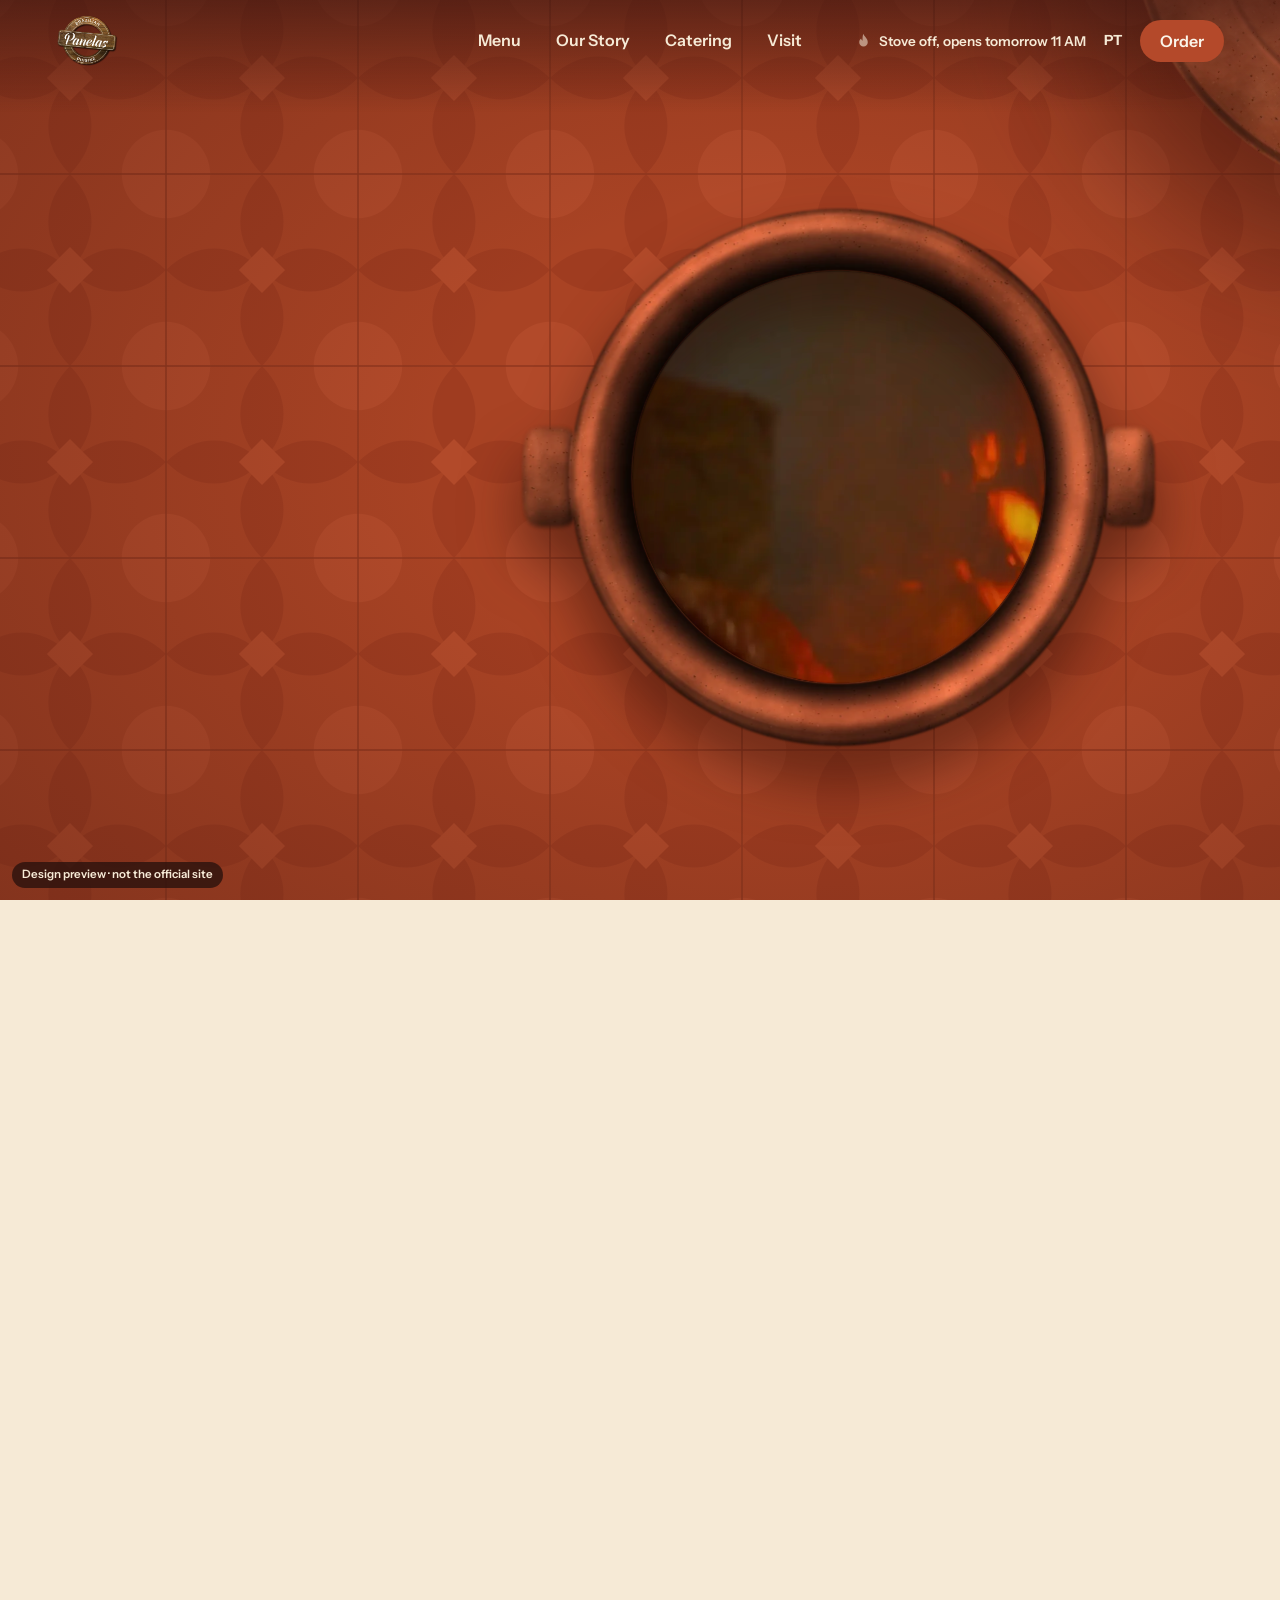
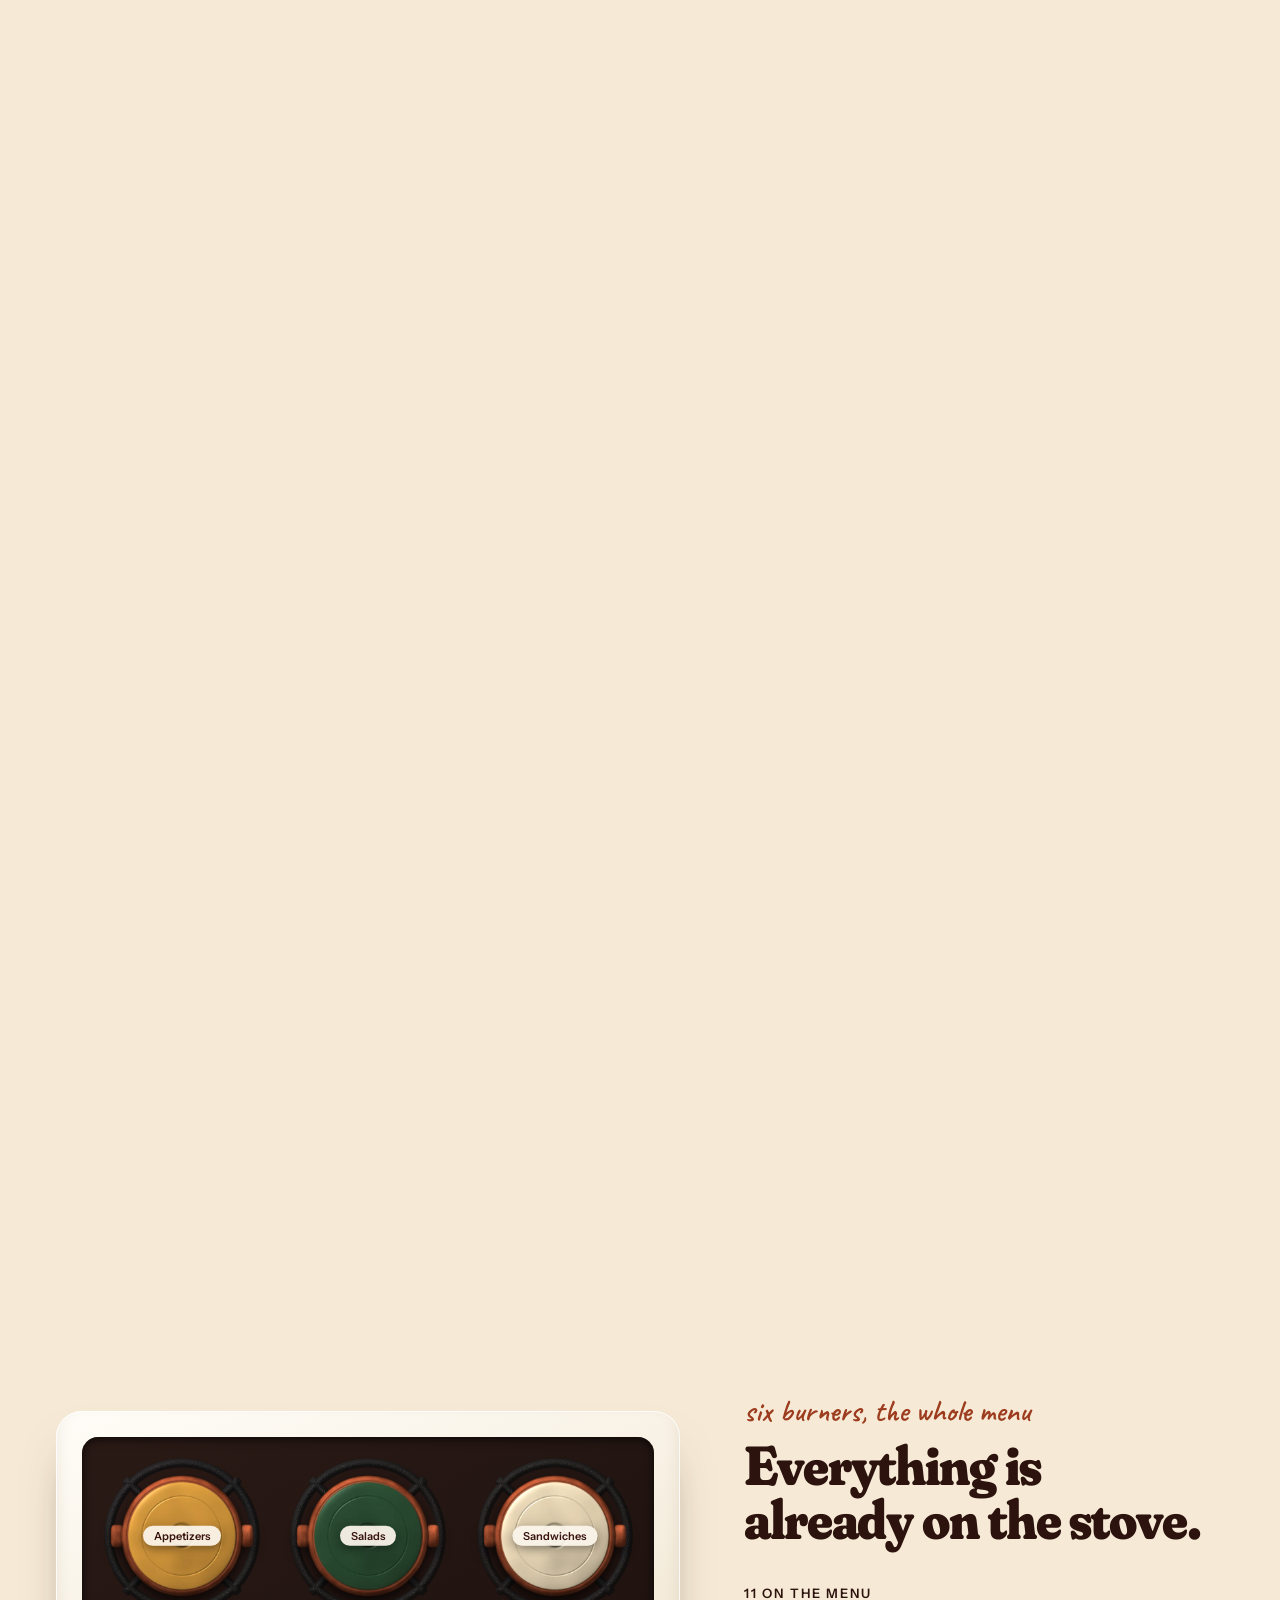
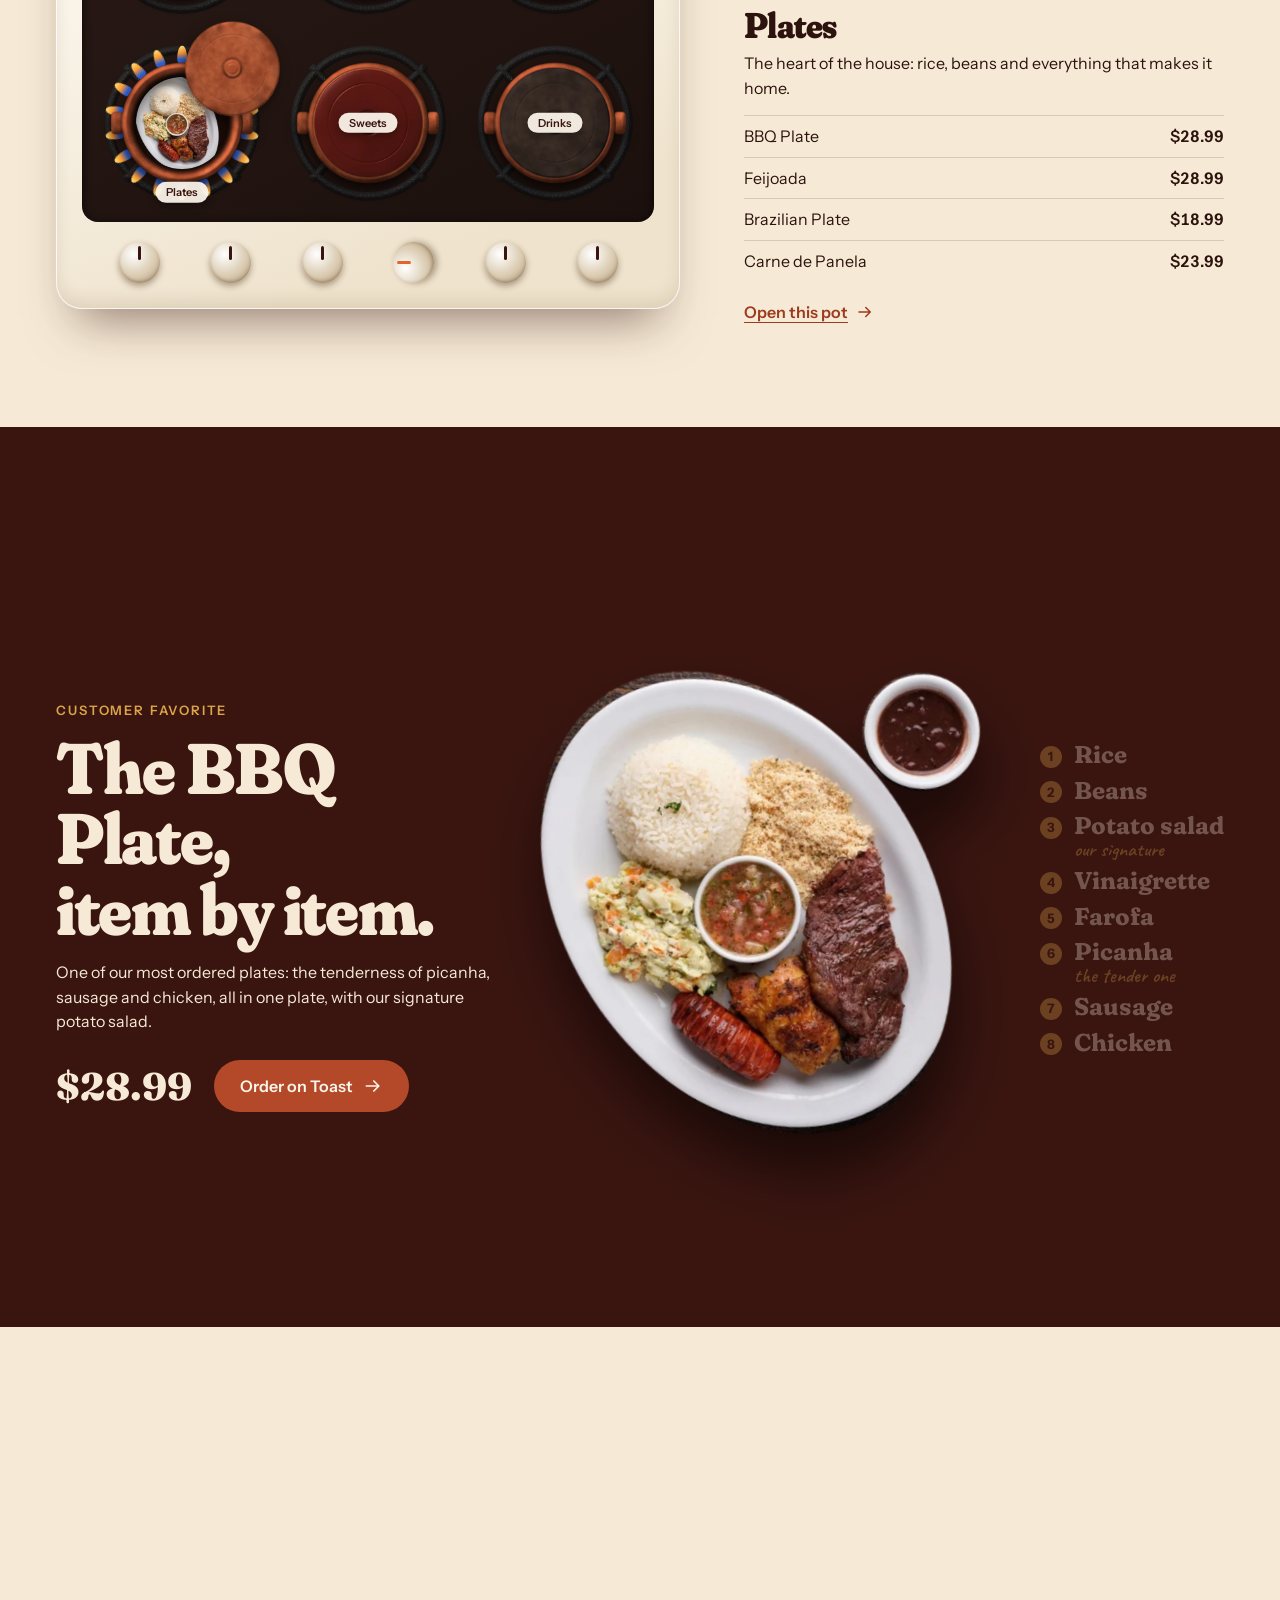
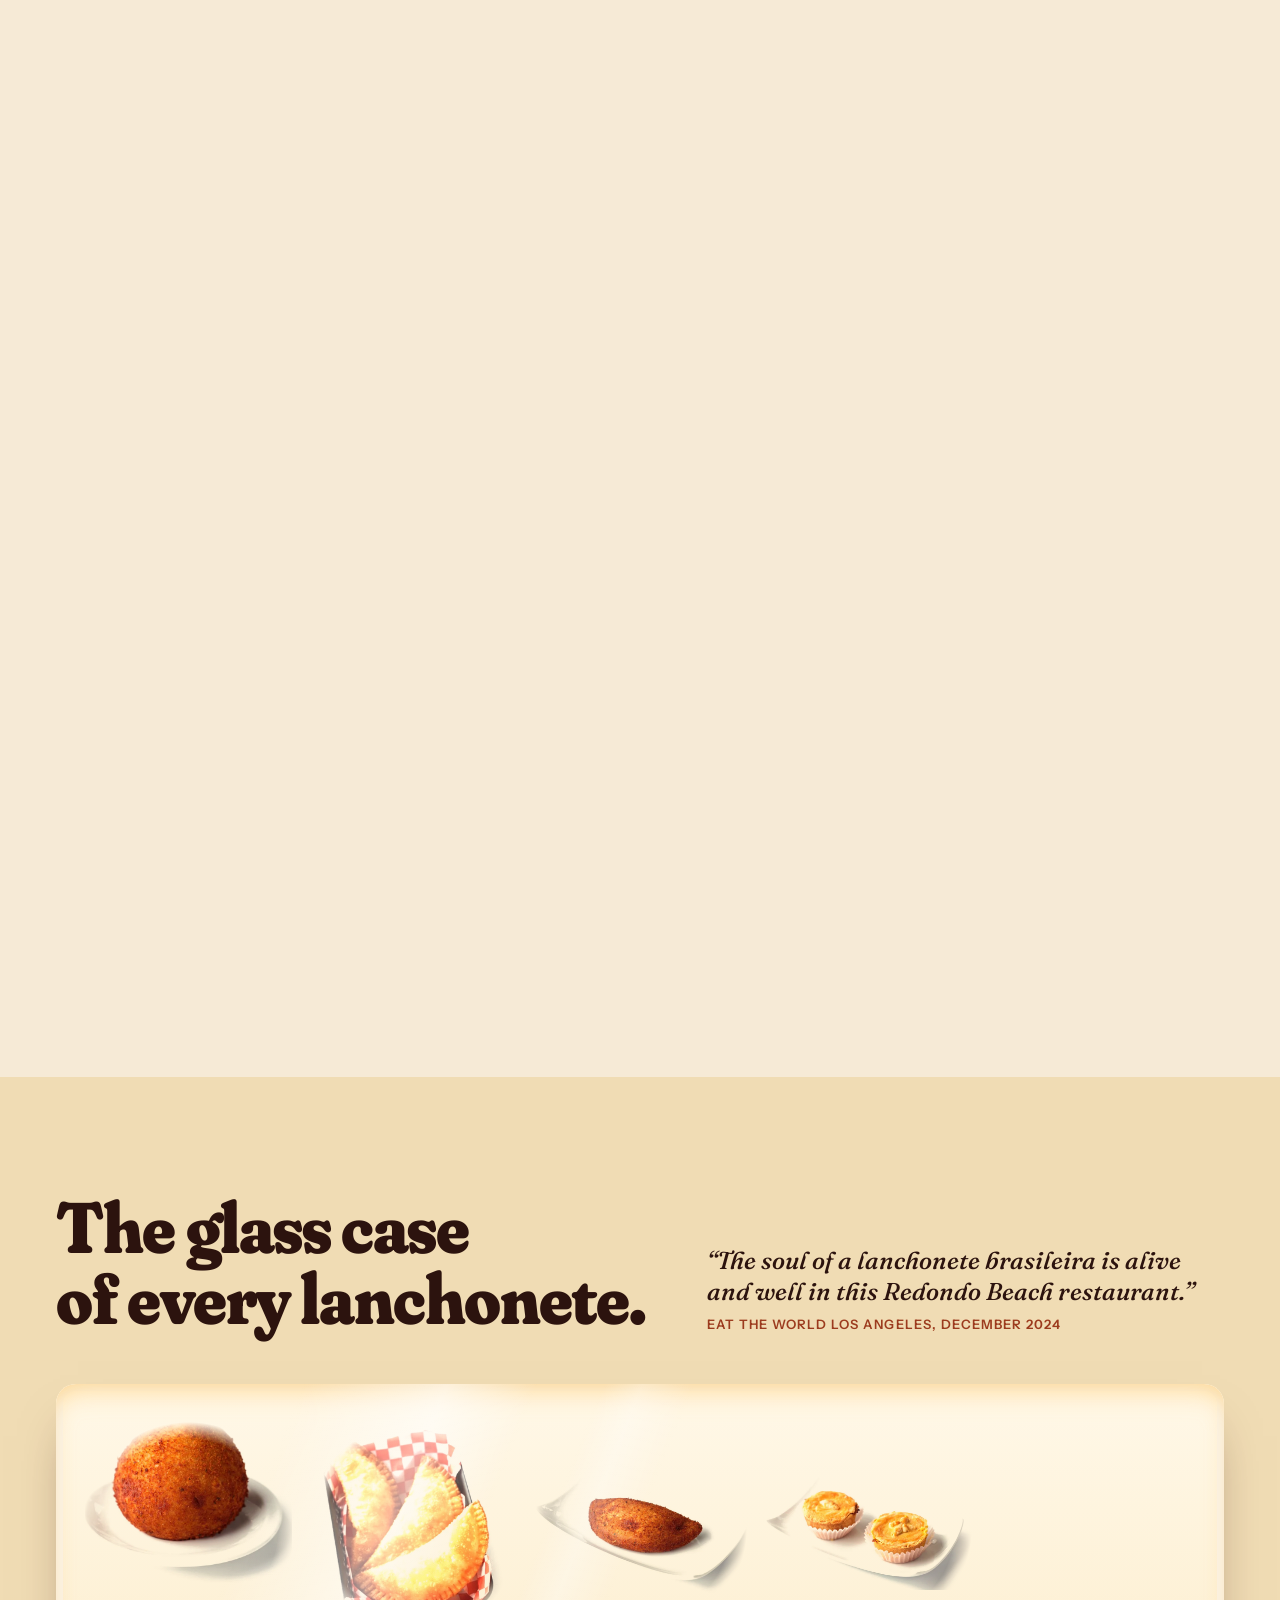
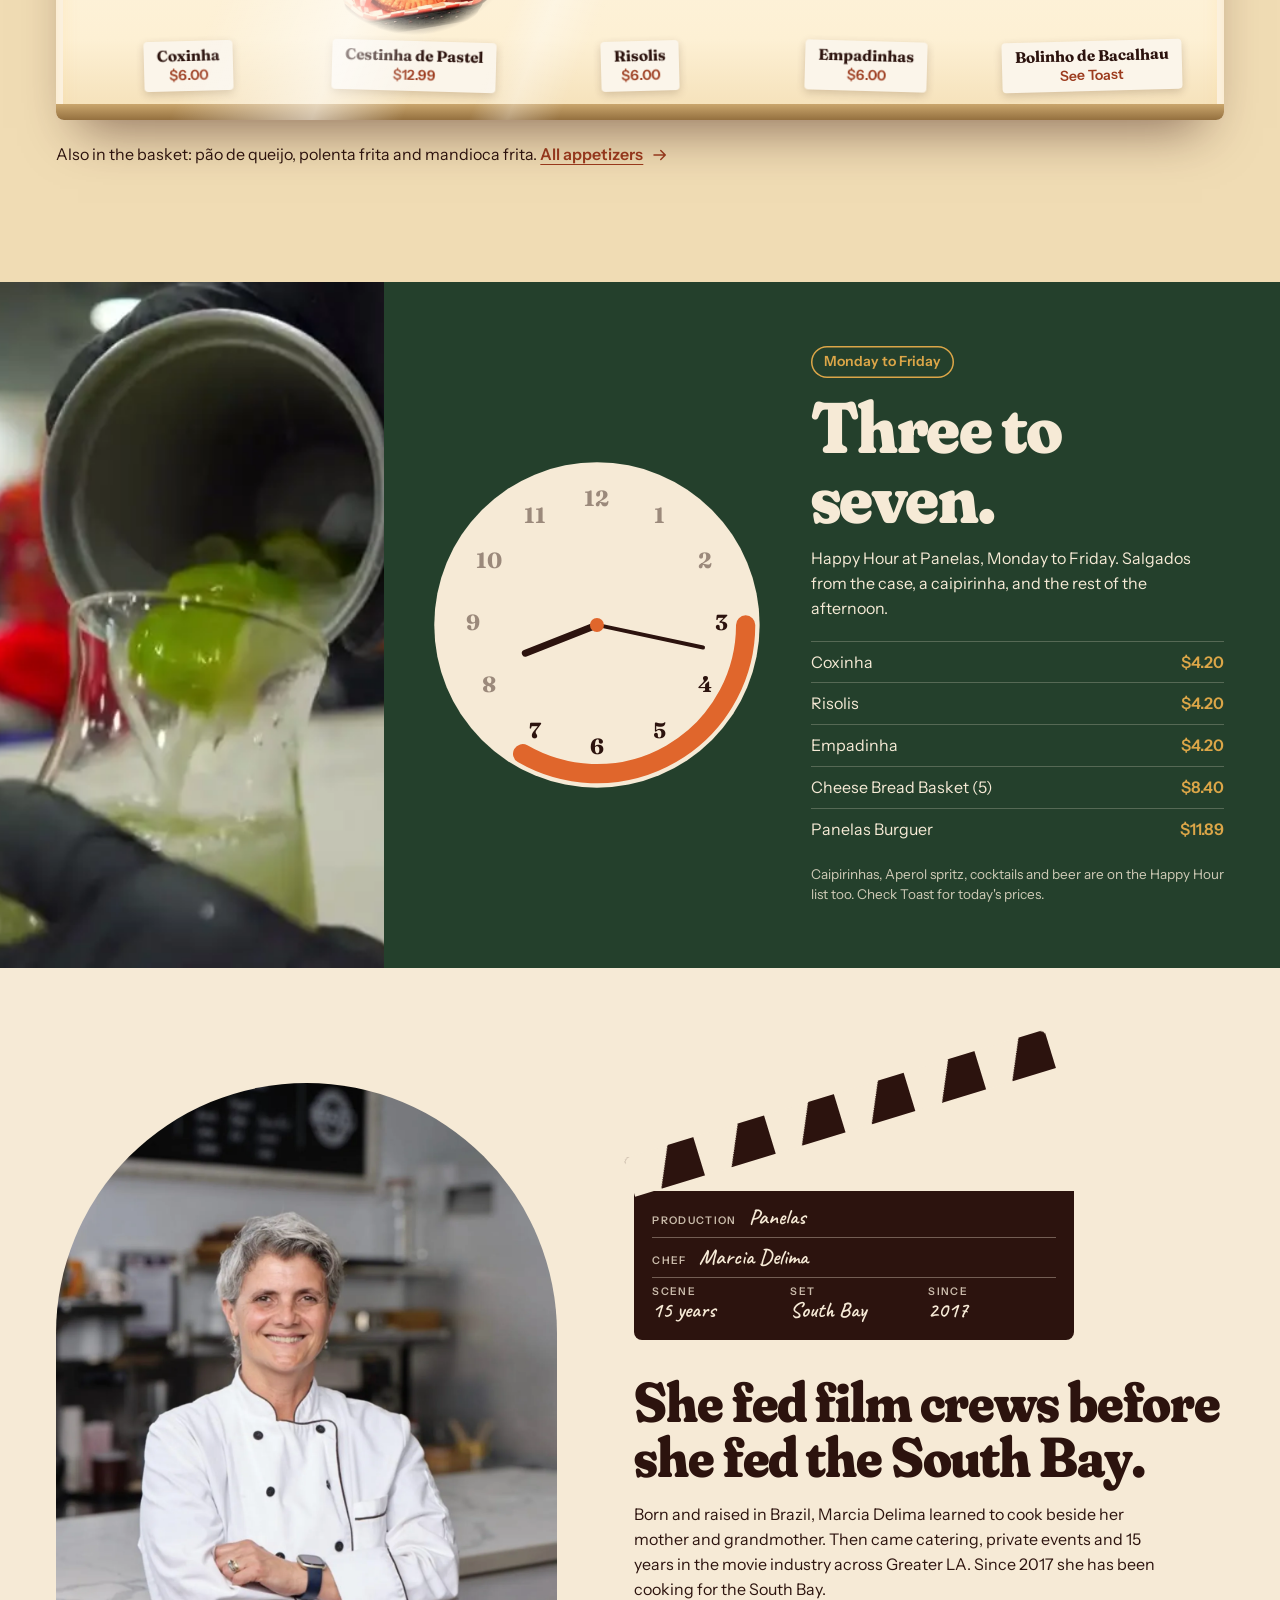
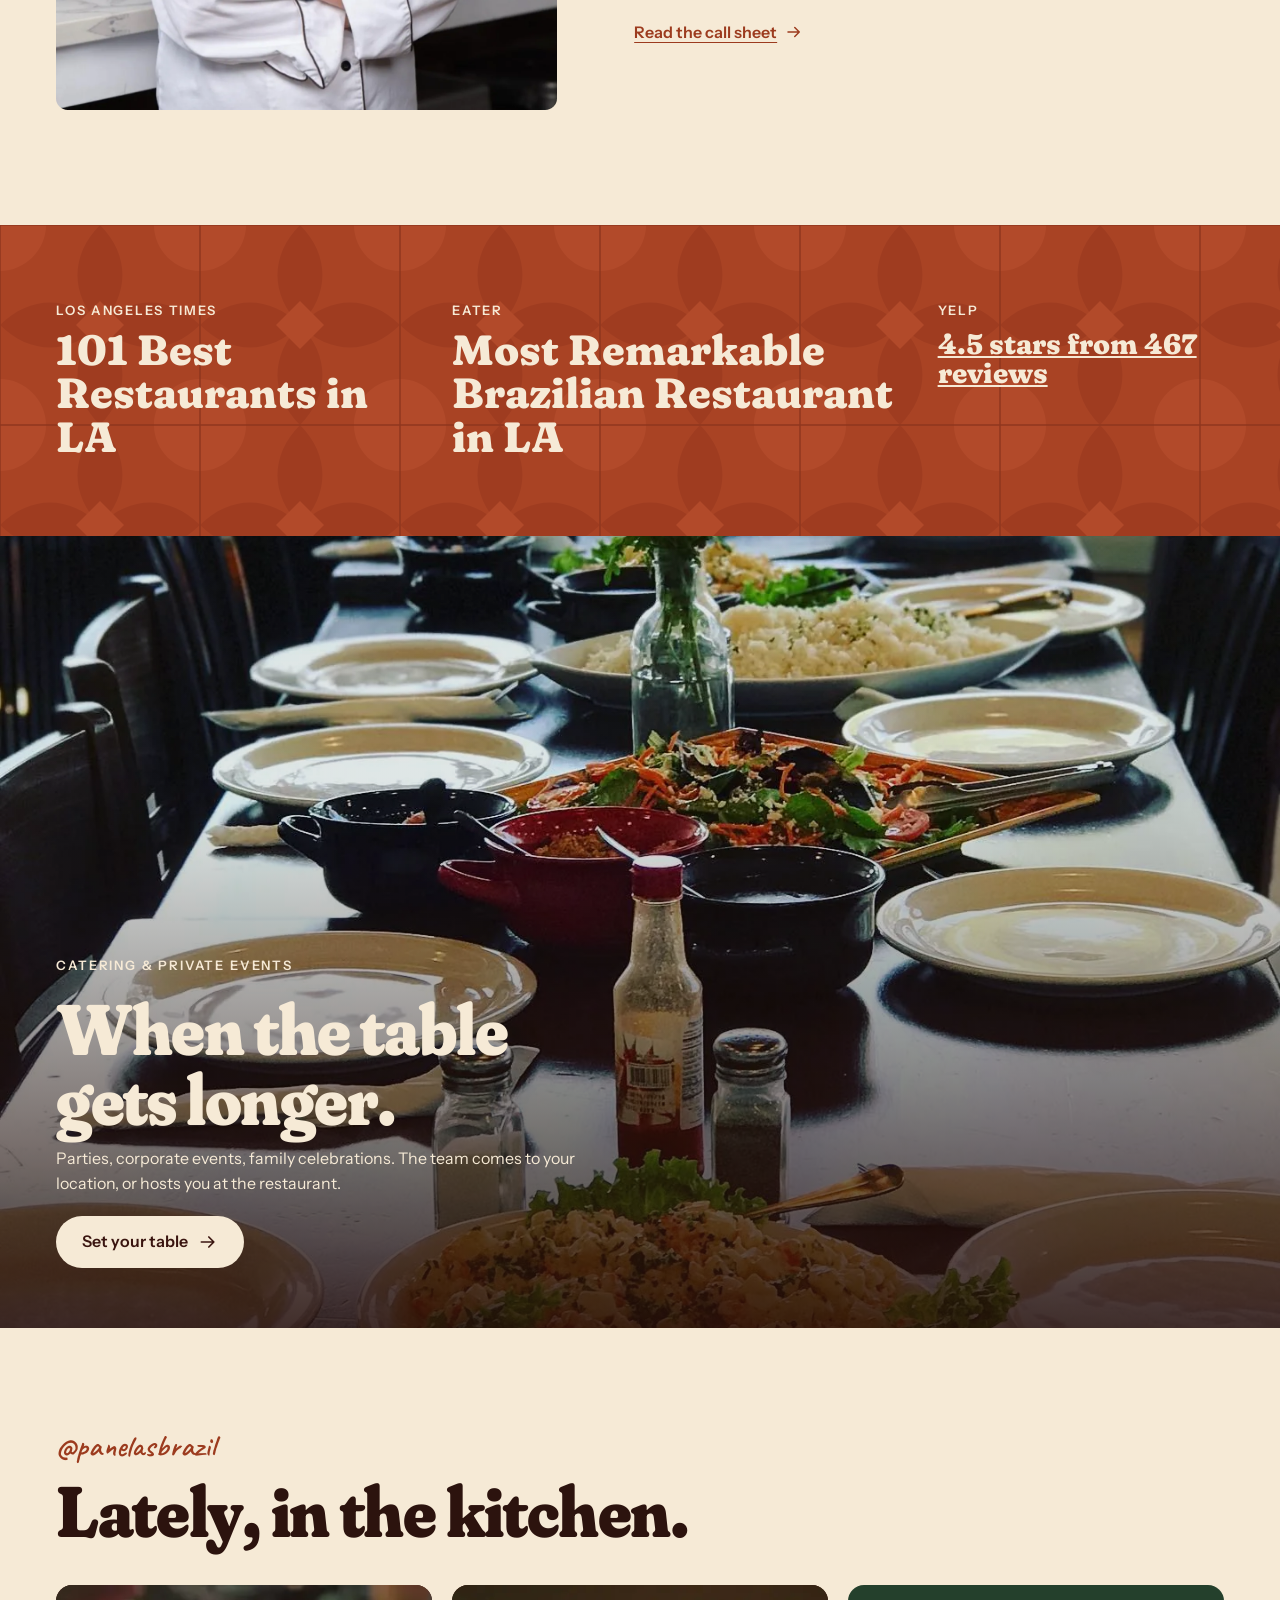
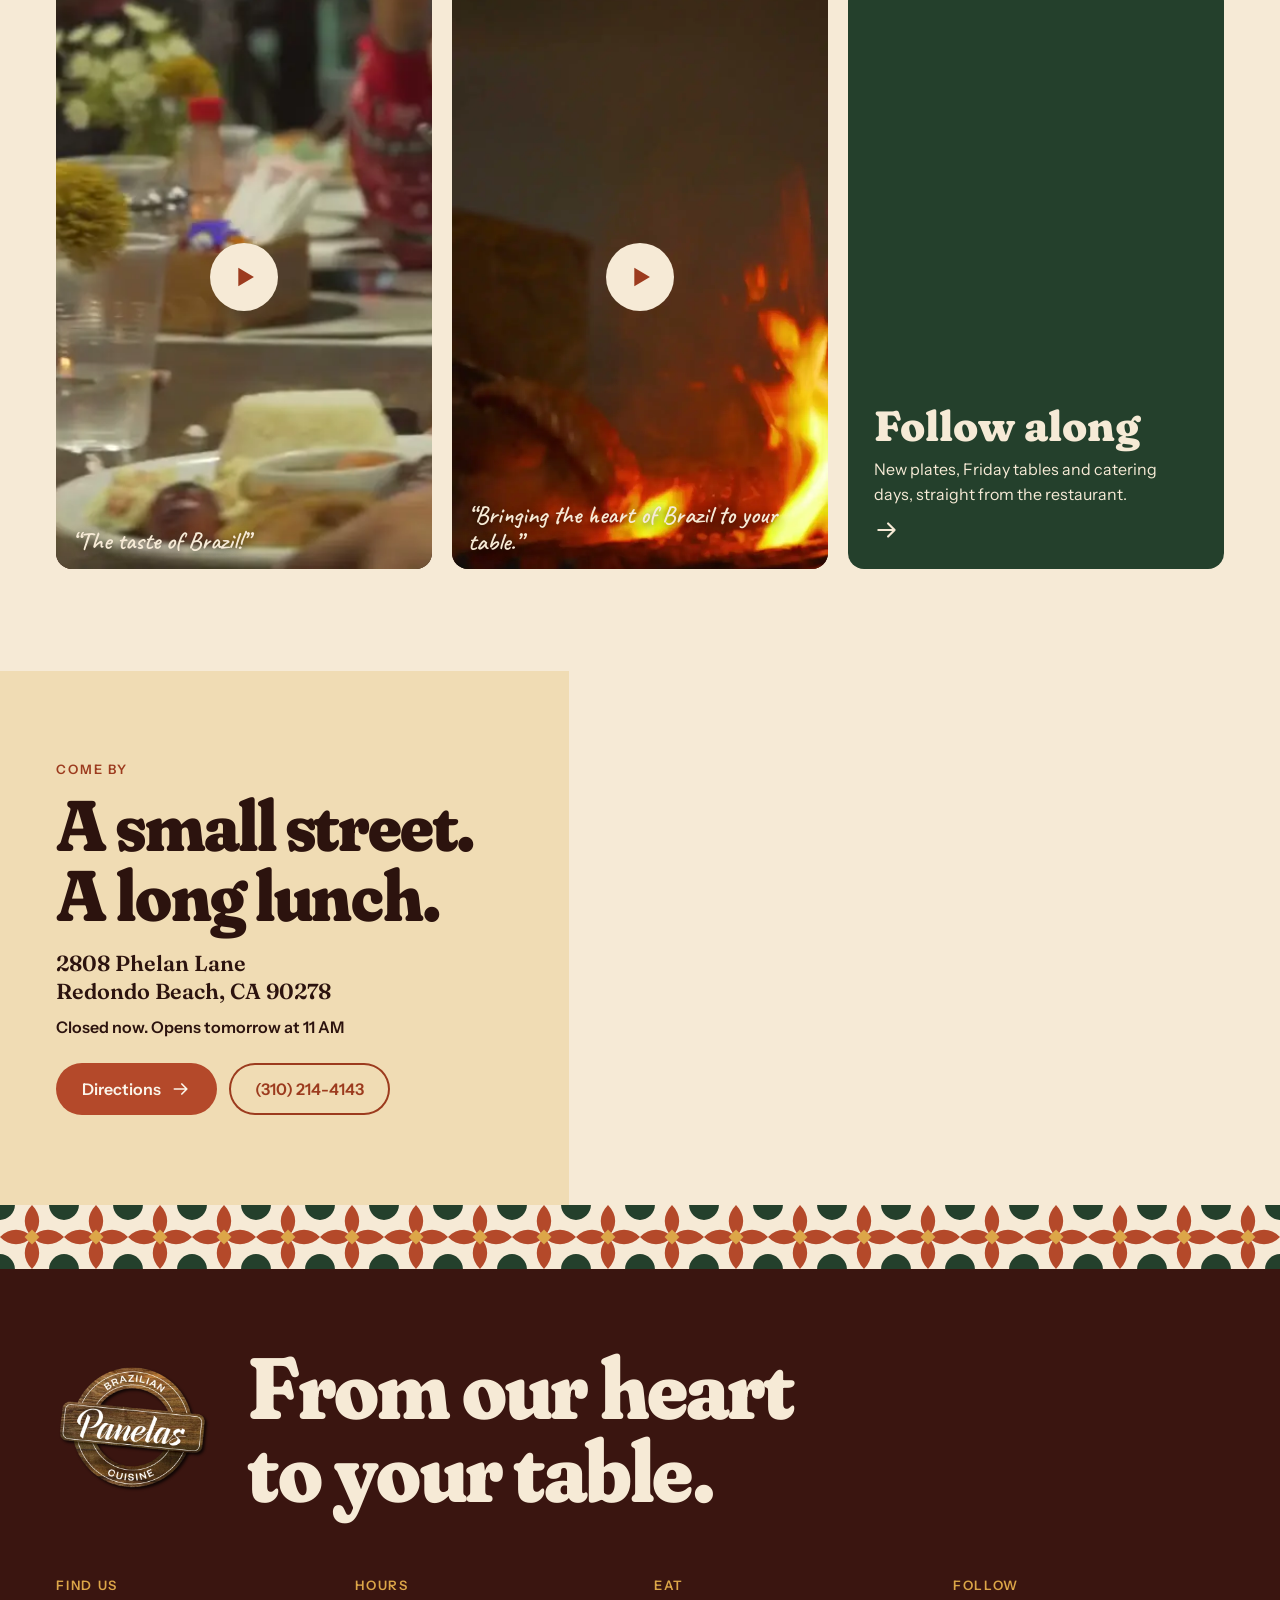
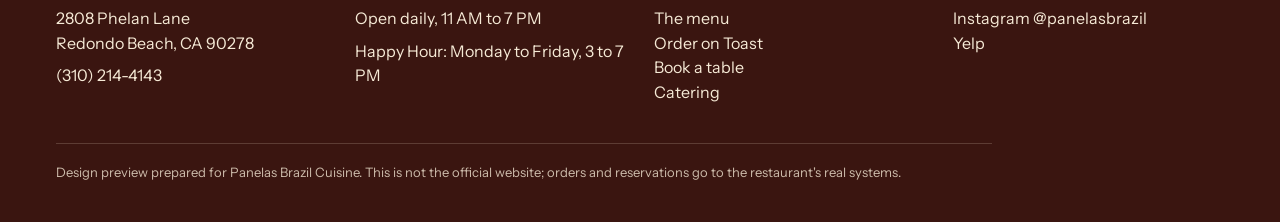
<file: index.html>
<!doctype html>
<html lang="en">
<head>
<meta charset="utf-8">
<meta name="viewport" content="width=device-width, initial-scale=1">
<title>Panelas Brazil Cuisine | Brazilian home cooking in Redondo Beach</title>
<meta name="description" content="Authentic Brazilian cooking by Chef Marcia Delima on a small street in Redondo Beach. Order pickup directly on Toast.">
<meta name="robots" content="noindex">
<meta name="theme-color" content="#b4492a">
<link rel="icon" href="img/logo-64.png">
<link rel="alternate" hreflang="en" href="index.html">
<link rel="alternate" hreflang="pt-BR" href="pt/index.html">
<link rel="preload" href="fonts/fraunces-latin-full-normal.woff2" as="font" type="font/woff2" crossorigin>
<link rel="stylesheet" href="css/site.css">
<script>document.documentElement.classList.add('js')</script>
<script type="application/ld+json">{"@context":"https://schema.org","@type":"Restaurant","name":"Panelas Brazil Cuisine","url":"https://www.panelasbrazil.com/","telephone":"(310) 214-4143","image":"https://static.wixstatic.com/media/76a89f_79ff0c2bbfcf42bb80a474979c1e555f~mv2.png","servesCuisine":"Brazilian","priceRange":"$$","acceptsReservations":true,"menu":"https://order.toasttab.com/online/panelas-brazil-cuisine","address":{"@type":"PostalAddress","streetAddress":"2808 Phelan Lane","addressLocality":"Redondo Beach","addressRegion":"CA","postalCode":"90278","addressCountry":"US"},"geo":{"@type":"GeoCoordinates","latitude":33.8808787,"longitude":-118.366089},"openingHoursSpecification":[{"@type":"OpeningHoursSpecification","dayOfWeek":["Monday","Tuesday","Wednesday","Thursday","Friday","Saturday","Sunday"],"opens":"11:00","closes":"19:00"}],"potentialAction":{"@type":"OrderAction","target":"https://order.toasttab.com/online/panelas-brazil-cuisine"},"sameAs":["https://www.instagram.com/panelasbrazil/","https://www.yelp.com/biz/panelas-brazil-cuisine-redondo-beach"]}</script>
</head>
<body class="p-home" data-lang="en">

<a class="skip" href="#main">Skip to content</a>
<header class="hd" id="hd">
  <a class="hd-logo" href="index.html" aria-label="Panelas Brazil Cuisine"><img src="img/logo.webp" alt="" width="72" height="72"></a>
  <nav class="hd-nav" aria-label="Main">
    <a href="menu.html" >Menu</a>
    <a href="story.html" >Our Story</a>
    <a href="catering.html" >Catering</a>
    <a href="visit.html" >Visit</a>
  </nav>
  <div class="hd-right">
    <a class="stove-status" href="visit.html" data-status><span class="ss-flame"><svg viewBox="0 0 24 24" aria-hidden="true"><path d="M12 2.500c.6 3.800 6 6.300 6 11.800A6 6 0 0 1 6 14.300c0-2.300 1.200-3.900 2.600-5.100.3 1.600 1 2.500 2 3 .2-3.600-.2-6.900 1.400-9.700Z" fill="currentColor"/></svg></span><span data-status-text>Open daily 11 to 7</span></a>
    <a class="lang" href="pt/index.html" hreflang="pt-BR" lang="pt-BR" aria-label="Ver em português">PT</a>
    <a class="btn btn-sm" href="https://order.toasttab.com/online/panelas-brazil-cuisine" target="_blank" rel="noopener">Order</a>
    <button class="burger-btn" type="button" aria-expanded="false" aria-controls="mnav" aria-label="Open menu"><i></i><i></i></button>
  </div>
</header>
<div class="mnav" id="mnav" hidden>
  <nav aria-label="Mobile">
    <a href="index.html">Home</a><a href="menu.html">Menu</a><a href="story.html">Our Story</a><a href="catering.html">Catering</a><a href="visit.html">Visit</a>
  </nav>
  <p>2808 Phelan Lane, Redondo Beach<br><a href="tel:+13102144143">(310) 214-4143</a></p>
</div>
<main id="main">
<section class="lid" id="lid" aria-label="Lift the lid">
  <div class="lid-stage" data-lid>
    <div class="lid-floor" aria-hidden="true"></div>
    <div class="lid-open" aria-hidden="true">
      <video class="v-grill" muted loop playsinline preload="none" data-desktop poster="img/poster-grill.webp"><source data-src="video/grill.mp4" type="video/mp4"></video>
      <video class="v-fire" muted loop playsinline autoplay preload="auto" poster="img/poster-fire.webp"><source src="video/fire.mp4" type="video/mp4"></video>
      <div class="lid-shade"></div>
    </div>
    <img class="pl pl-a" src="img/plate-feijoada.webp" alt="" decoding="async">
    <img class="pl pl-b" src="img/plate-bbq.webp" alt="" decoding="async">
    <img class="pl pl-c" src="img/plate-brazilian.webp" alt="" decoding="async">
    <img class="pl pl-d" src="img/plate-carne.webp" alt="" decoding="async">
    <img class="pot" src="img/pot.webp" alt="" width="1100" height="1100">
    <canvas class="steam" aria-hidden="true"></canvas>
    <img class="lidtop" src="img/lid.webp" alt="" width="1100" height="1100">
    <div class="lid-copy">
      <p class="eyebrow">Chef Marcia Delima · Redondo Beach, California</p>
      <h1>Lift<br>the lid.</h1>
      <p class="lid-lede">Authentic Brazilian home cooking, with the hours of work you can taste.</p>
      <div class="btn-row"><a class="btn btn-light" href="https://order.toasttab.com/online/panelas-brazil-cuisine" target="_blank" rel="noopener">Order on Toast<svg viewBox="0 0 24 24" aria-hidden="true"><path d="M4 12h15M13 6l6 6-6 6" fill="none" stroke="currentColor" stroke-width="2" stroke-linecap="round" stroke-linejoin="round"/></svg></a><a class="btn btn-line" href="menu.html">See the menu</a></div>
    </div>
    <p class="lid-hint hand" aria-hidden="true">scroll to lift, it's hot</p>
    <div class="lid-man">
      <p>When you walk through our doors, it’s as if a Brazilian family has welcomed you into their home.</p>
    </div>
  </div>
</section>

<section class="stove-sec" id="stove" aria-labelledby="stove-h">
  <div class="stove-wrap">
    <div class="stove" data-stove="home">
      <div class="stove-top"><button class="burner" type="button" data-cat="appetizers" style="--i:0" aria-pressed="false" aria-label="Appetizers">
      <img src="img/grate.webp" alt="" loading="lazy" decoding="async" class="bn-grate"><span class="flames" aria-hidden="true"><i style="--a:0deg;--d:0s"></i><i style="--a:20deg;--d:0.37s"></i><i style="--a:40deg;--d:0.74s"></i><i style="--a:60deg;--d:0.11s"></i><i style="--a:80deg;--d:0.48s"></i><i style="--a:100deg;--d:0.85s"></i><i style="--a:120deg;--d:0.22s"></i><i style="--a:140deg;--d:0.59s"></i><i style="--a:160deg;--d:0.96s"></i><i style="--a:180deg;--d:0.33s"></i><i style="--a:200deg;--d:0.7s"></i><i style="--a:220deg;--d:0.07s"></i><i style="--a:240deg;--d:0.44s"></i><i style="--a:260deg;--d:0.81s"></i><i style="--a:280deg;--d:0.18s"></i><i style="--a:300deg;--d:0.55s"></i><i style="--a:320deg;--d:0.92s"></i><i style="--a:340deg;--d:0.29s"></i></span>
      <span class="bn-pan">
        <span class="bn-food"><img src="img/pao.webp" alt="" loading="lazy" decoding="async" style="object-position:50% 40%"></span>
        <img src="img/pot.webp" alt="" loading="lazy" decoding="async" class="bn-pot">
        <img src="img/lid-farofa.webp" alt="" loading="lazy" decoding="async" class="bn-lid">
      </span>
      <span class="bn-label">Appetizers</span>
    </button><button class="burner" type="button" data-cat="salads" style="--i:1" aria-pressed="false" aria-label="Salads">
      <img src="img/grate.webp" alt="" loading="lazy" decoding="async" class="bn-grate"><span class="flames" aria-hidden="true"><i style="--a:0deg;--d:0s"></i><i style="--a:20deg;--d:0.37s"></i><i style="--a:40deg;--d:0.74s"></i><i style="--a:60deg;--d:0.11s"></i><i style="--a:80deg;--d:0.48s"></i><i style="--a:100deg;--d:0.85s"></i><i style="--a:120deg;--d:0.22s"></i><i style="--a:140deg;--d:0.59s"></i><i style="--a:160deg;--d:0.96s"></i><i style="--a:180deg;--d:0.33s"></i><i style="--a:200deg;--d:0.7s"></i><i style="--a:220deg;--d:0.07s"></i><i style="--a:240deg;--d:0.44s"></i><i style="--a:260deg;--d:0.81s"></i><i style="--a:280deg;--d:0.18s"></i><i style="--a:300deg;--d:0.55s"></i><i style="--a:320deg;--d:0.92s"></i><i style="--a:340deg;--d:0.29s"></i></span>
      <span class="bn-pan">
        <span class="bn-food"><img src="img/w-gaucha.webp" alt="" loading="lazy" decoding="async" style="object-position:50% 50%"></span>
        <img src="img/pot.webp" alt="" loading="lazy" decoding="async" class="bn-pot">
        <img src="img/lid-couve.webp" alt="" loading="lazy" decoding="async" class="bn-lid">
      </span>
      <span class="bn-label">Salads</span>
    </button><button class="burner" type="button" data-cat="sandwiches" style="--i:2" aria-pressed="false" aria-label="Sandwiches">
      <img src="img/grate.webp" alt="" loading="lazy" decoding="async" class="bn-grate"><span class="flames" aria-hidden="true"><i style="--a:0deg;--d:0s"></i><i style="--a:20deg;--d:0.37s"></i><i style="--a:40deg;--d:0.74s"></i><i style="--a:60deg;--d:0.11s"></i><i style="--a:80deg;--d:0.48s"></i><i style="--a:100deg;--d:0.85s"></i><i style="--a:120deg;--d:0.22s"></i><i style="--a:140deg;--d:0.59s"></i><i style="--a:160deg;--d:0.96s"></i><i style="--a:180deg;--d:0.33s"></i><i style="--a:200deg;--d:0.7s"></i><i style="--a:220deg;--d:0.07s"></i><i style="--a:240deg;--d:0.44s"></i><i style="--a:260deg;--d:0.81s"></i><i style="--a:280deg;--d:0.18s"></i><i style="--a:300deg;--d:0.55s"></i><i style="--a:320deg;--d:0.92s"></i><i style="--a:340deg;--d:0.29s"></i></span>
      <span class="bn-pan">
        <span class="bn-food"><img src="img/burger.webp" alt="" loading="lazy" decoding="async" style="object-position:50% 62%"></span>
        <img src="img/pot.webp" alt="" loading="lazy" decoding="async" class="bn-pot">
        <img src="img/lid-cream.webp" alt="" loading="lazy" decoding="async" class="bn-lid">
      </span>
      <span class="bn-label">Sandwiches</span>
    </button><button class="burner" type="button" data-cat="plates" style="--i:3" aria-pressed="false" aria-label="Plates">
      <img src="img/grate.webp" alt="" loading="lazy" decoding="async" class="bn-grate"><span class="flames" aria-hidden="true"><i style="--a:0deg;--d:0s"></i><i style="--a:20deg;--d:0.37s"></i><i style="--a:40deg;--d:0.74s"></i><i style="--a:60deg;--d:0.11s"></i><i style="--a:80deg;--d:0.48s"></i><i style="--a:100deg;--d:0.85s"></i><i style="--a:120deg;--d:0.22s"></i><i style="--a:140deg;--d:0.59s"></i><i style="--a:160deg;--d:0.96s"></i><i style="--a:180deg;--d:0.33s"></i><i style="--a:200deg;--d:0.7s"></i><i style="--a:220deg;--d:0.07s"></i><i style="--a:240deg;--d:0.44s"></i><i style="--a:260deg;--d:0.81s"></i><i style="--a:280deg;--d:0.18s"></i><i style="--a:300deg;--d:0.55s"></i><i style="--a:320deg;--d:0.92s"></i><i style="--a:340deg;--d:0.29s"></i></span>
      <span class="bn-pan">
        <span class="bn-food"><img src="img/plate-bbq.webp" alt="" loading="lazy" decoding="async" style="object-position:50% 50%"></span>
        <img src="img/pot.webp" alt="" loading="lazy" decoding="async" class="bn-pot">
        <img src="img/lid-clay.webp" alt="" loading="lazy" decoding="async" class="bn-lid">
      </span>
      <span class="bn-label">Plates</span>
    </button><button class="burner" type="button" data-cat="sweets" style="--i:4" aria-pressed="false" aria-label="Sweets">
      <img src="img/grate.webp" alt="" loading="lazy" decoding="async" class="bn-grate"><span class="flames" aria-hidden="true"><i style="--a:0deg;--d:0s"></i><i style="--a:20deg;--d:0.37s"></i><i style="--a:40deg;--d:0.74s"></i><i style="--a:60deg;--d:0.11s"></i><i style="--a:80deg;--d:0.48s"></i><i style="--a:100deg;--d:0.85s"></i><i style="--a:120deg;--d:0.22s"></i><i style="--a:140deg;--d:0.59s"></i><i style="--a:160deg;--d:0.96s"></i><i style="--a:180deg;--d:0.33s"></i><i style="--a:200deg;--d:0.7s"></i><i style="--a:220deg;--d:0.07s"></i><i style="--a:240deg;--d:0.44s"></i><i style="--a:260deg;--d:0.81s"></i><i style="--a:280deg;--d:0.18s"></i><i style="--a:300deg;--d:0.55s"></i><i style="--a:320deg;--d:0.92s"></i><i style="--a:340deg;--d:0.29s"></i></span>
      <span class="bn-pan">
        <span class="bn-food"><img src="img/limepie.webp" alt="" loading="lazy" decoding="async" style="object-position:50% 50%"></span>
        <img src="img/pot.webp" alt="" loading="lazy" decoding="async" class="bn-pot">
        <img src="img/lid-oxblood.webp" alt="" loading="lazy" decoding="async" class="bn-lid">
      </span>
      <span class="bn-label">Sweets</span>
    </button><button class="burner" type="button" data-cat="drinks" style="--i:5" aria-pressed="false" aria-label="Drinks">
      <img src="img/grate.webp" alt="" loading="lazy" decoding="async" class="bn-grate"><span class="flames" aria-hidden="true"><i style="--a:0deg;--d:0s"></i><i style="--a:20deg;--d:0.37s"></i><i style="--a:40deg;--d:0.74s"></i><i style="--a:60deg;--d:0.11s"></i><i style="--a:80deg;--d:0.48s"></i><i style="--a:100deg;--d:0.85s"></i><i style="--a:120deg;--d:0.22s"></i><i style="--a:140deg;--d:0.59s"></i><i style="--a:160deg;--d:0.96s"></i><i style="--a:180deg;--d:0.33s"></i><i style="--a:200deg;--d:0.7s"></i><i style="--a:220deg;--d:0.07s"></i><i style="--a:240deg;--d:0.44s"></i><i style="--a:260deg;--d:0.81s"></i><i style="--a:280deg;--d:0.18s"></i><i style="--a:300deg;--d:0.55s"></i><i style="--a:320deg;--d:0.92s"></i><i style="--a:340deg;--d:0.29s"></i></span>
      <span class="bn-pan">
        <span class="bn-food"><img src="img/caipirinha.webp" alt="" loading="lazy" decoding="async" style="object-position:50% 30%"></span>
        <img src="img/pot.webp" alt="" loading="lazy" decoding="async" class="bn-pot">
        <img src="img/lid-black.webp" alt="" loading="lazy" decoding="async" class="bn-lid">
      </span>
      <span class="bn-label">Drinks</span>
    </button></div>
      <div class="stove-panel"><button class="knob" type="button" data-cat="appetizers" tabindex="-1" aria-hidden="true"><i></i></button><button class="knob" type="button" data-cat="salads" tabindex="-1" aria-hidden="true"><i></i></button><button class="knob" type="button" data-cat="sandwiches" tabindex="-1" aria-hidden="true"><i></i></button><button class="knob" type="button" data-cat="plates" tabindex="-1" aria-hidden="true"><i></i></button><button class="knob" type="button" data-cat="sweets" tabindex="-1" aria-hidden="true"><i></i></button><button class="knob" type="button" data-cat="drinks" tabindex="-1" aria-hidden="true"><i></i></button></div>
    </div>
    <div class="stove-read" aria-live="polite">
      <div class="stove-head">
        <p class="hand">six burners, the whole menu</p>
        <h2 id="stove-h">Everything is already on the stove.</h2>
      </div>
      <article class="sr" data-for="appetizers" hidden>
          <p class="eyebrow">15 on the menu</p>
          <h3>Appetizers</h3>
          <p>The lanchonete counter: crisp, golden, gone fast.</p>
          <ul><li><span>Pão de Queijo</span><b>$2.65</b></li><li><span>Coxinha</span><b>$6.00</b></li><li><span>Risolis</span><b>$6.00</b></li><li><span>Empadinhas</span><b>$6.00</b></li></ul>
          <a class="link" href="menu.html#appetizers">Open this pot<svg viewBox="0 0 24 24" aria-hidden="true"><path d="M4 12h15M13 6l6 6-6 6" fill="none" stroke="currentColor" stroke-width="2" stroke-linecap="round" stroke-linejoin="round"/></svg></a>
        </article><article class="sr" data-for="salads" hidden>
          <p class="eyebrow">4 on the menu</p>
          <h3>Salads</h3>
          <p>Fresh, colorful, and made with a Brazilian touch.</p>
          <ul><li><span>Gaúcha Salad</span><b>$15.99</b></li><li><span>Becca Salad</span><b>$15.99</b></li><li><span>Chef Special</span><b>$15.99</b></li><li><span>Quinoa Salad</span><b>$16.99</b></li></ul>
          <a class="link" href="menu.html#salads">Open this pot<svg viewBox="0 0 24 24" aria-hidden="true"><path d="M4 12h15M13 6l6 6-6 6" fill="none" stroke="currentColor" stroke-width="2" stroke-linecap="round" stroke-linejoin="round"/></svg></a>
        </article><article class="sr" data-for="sandwiches" hidden>
          <p class="eyebrow">5 on the menu</p>
          <h3>Sandwiches</h3>
          <p>From the Bauru to the Panelas Burguer.</p>
          <ul><li><span>Bauru</span><b>$13.99</b></li><li><span>Panelas Burguer</span><b>$16.99</b></li><li><span>Tuna Sandwich</span><b>$13.99</b></li><li><span>Misto Quente</span><b>$12.50</b></li></ul>
          <a class="link" href="menu.html#sandwiches">Open this pot<svg viewBox="0 0 24 24" aria-hidden="true"><path d="M4 12h15M13 6l6 6-6 6" fill="none" stroke="currentColor" stroke-width="2" stroke-linecap="round" stroke-linejoin="round"/></svg></a>
        </article><article class="sr" data-for="plates" hidden>
          <p class="eyebrow">11 on the menu</p>
          <h3>Plates</h3>
          <p>The heart of the house: rice, beans and everything that makes it home.</p>
          <ul><li><span>BBQ Plate</span><b>$28.99</b></li><li><span>Feijoada</span><b>$28.99</b></li><li><span>Brazilian Plate</span><b>$18.99</b></li><li><span>Carne de Panela</span><b>$23.99</b></li></ul>
          <a class="link" href="menu.html#plates">Open this pot<svg viewBox="0 0 24 24" aria-hidden="true"><path d="M4 12h15M13 6l6 6-6 6" fill="none" stroke="currentColor" stroke-width="2" stroke-linecap="round" stroke-linejoin="round"/></svg></a>
        </article><article class="sr" data-for="sweets" hidden>
          <p class="eyebrow">10 on the menu</p>
          <h3>Sweets</h3>
          <p>Brigadeiro, flan, mousse: the end of every Brazilian lunch.</p>
          <ul><li><span>Cake Slice</span><b>$6.00</b></li><li><span>Brigadeiro</span><b>$2.50</b></li><li><span>Lime Pie</span><b>$6.00</b></li><li><span>Passion Fruit Mousse</span><b>$6.00</b></li></ul>
          <a class="link" href="menu.html#sweets">Open this pot<svg viewBox="0 0 24 24" aria-hidden="true"><path d="M4 12h15M13 6l6 6-6 6" fill="none" stroke="currentColor" stroke-width="2" stroke-linecap="round" stroke-linejoin="round"/></svg></a>
        </article><article class="sr" data-for="drinks" hidden>
          <p class="eyebrow">11 on the menu</p>
          <h3>Drinks</h3>
          <p>Guaraná, fresh juice and the traditional caipirinha.</p>
          <ul><li><span>Caipirinha</span><b>$10.50</b></li><li><span>Fresh Juice</span><b>$6.99</b></li><li><span>Coconut Water</span><b>$3.90</b></li><li><span>Brazilian Coffee</span><b>$3.50</b></li></ul>
          <a class="link" href="menu.html#drinks">Open this pot<svg viewBox="0 0 24 24" aria-hidden="true"><path d="M4 12h15M13 6l6 6-6 6" fill="none" stroke="currentColor" stroke-width="2" stroke-linecap="round" stroke-linejoin="round"/></svg></a>
        </article>
    </div>
  </div>
</section>
<section class="anat" id="anatomy" aria-labelledby="anat-h">
  <div class="anat-stage">
    <div class="anat-copy">
      <p class="eyebrow">Customer favorite</p>
      <h2 id="anat-h">The BBQ Plate,<br>item by item.</h2>
      <p>One of our most ordered plates: the tenderness of picanha, sausage and chicken, all in one plate, with our signature potato salad.</p>
      <p class="anat-price"><b>$28.99</b><a class="btn " href="https://order.toasttab.com/online/panelas-brazil-cuisine" target="_blank" rel="noopener">Order on Toast<svg viewBox="0 0 24 24" aria-hidden="true"><path d="M4 12h15M13 6l6 6-6 6" fill="none" stroke="currentColor" stroke-width="2" stroke-linecap="round" stroke-linejoin="round"/></svg></a></p>
    </div>
    <div class="anat-plate">
      <div class="anat-disc">
        <img src="img/plate-bbq.webp" alt="BBQ Plate seen from above" loading="lazy" decoding="async" class="anat-img">
        <span class="pin" style="left:31%;top:29%" data-n="1">1</span><span class="pin" style="left:87%;top:19%" data-n="2">2</span><span class="pin" style="left:23%;top:52%" data-n="3">3</span><span class="pin" style="left:44%;top:51%" data-n="4">4</span><span class="pin" style="left:60%;top:33%" data-n="5">5</span><span class="pin" style="left:67%;top:62%" data-n="6">6</span><span class="pin" style="left:36%;top:79%" data-n="7">7</span><span class="pin" style="left:50%;top:72%" data-n="8">8</span>
      </div>
      <ol class="anat-list">
        <li data-n="1"><i>1</i><span>Rice</span></li><li data-n="2"><i>2</i><span>Beans</span></li><li data-n="3"><i>3</i><span>Potato salad<em>our signature</em></span></li><li data-n="4"><i>4</i><span>Vinaigrette</span></li><li data-n="5"><i>5</i><span>Farofa</span></li><li data-n="6"><i>6</i><span>Picanha<em>the tender one</em></span></li><li data-n="7"><i>7</i><span>Sausage</span></li><li data-n="8"><i>8</i><span>Chicken</span></li>
      </ol>
    </div>
  </div>
</section>
<section class="vit" id="vitrine" aria-labelledby="vit-h">
  <div class="vit-head">
    <h2 id="vit-h">The glass case<br>of every lanchonete.</h2>
    <blockquote><p>“The soul of a lanchonete brasileira is alive and well in this Redondo Beach restaurant.”</p><cite>Eat the World Los Angeles, December 2024</cite></blockquote>
  </div>
  <div class="case" data-case>
    <div class="case-glass" aria-hidden="true"></div>
    <div class="case-shelf">
      <button class="salg" type="button" data-dish="coxinha" data-name="Coxinha" data-sub="Chicken croquette" data-desc="Traditional croquette of seasoned shredded chicken." data-price="$6.00" data-hh="$4.20" data-img="w-coxinha" data-kind="w" data-toast="https://order.toasttab.com/online/panelas-brazil-cuisine">
        <img src="img/w-coxinha.webp" alt="Coxinha" loading="lazy" decoding="async" >
        <span class="tag"><b>Coxinha</b><span>$6.00</span></span>
      </button><button class="salg" type="button" data-dish="pastel" data-name="Cestinha de Pastel" data-sub="Pastry basket" data-desc="" data-price="$12.99" data-hh="" data-img="w-pastel" data-kind="w" data-toast="https://order.toasttab.com/online/panelas-brazil-cuisine">
        <img src="img/w-pastel.webp" alt="Cestinha de Pastel" loading="lazy" decoding="async" >
        <span class="tag"><b>Cestinha de Pastel</b><span>$12.99</span></span>
      </button><button class="salg" type="button" data-dish="risolis" data-name="Risolis" data-sub="Beef turnover" data-desc="Crisp pastry filled with seasoned ground beef, breaded and fried." data-price="$6.00" data-hh="$4.20" data-img="w-risoli" data-kind="w" data-toast="https://order.toasttab.com/online/panelas-brazil-cuisine">
        <img src="img/w-risoli.webp" alt="Risolis" loading="lazy" decoding="async" >
        <span class="tag"><b>Risolis</b><span>$6.00</span></span>
      </button><button class="salg" type="button" data-dish="empadinhas" data-name="Empadinhas" data-sub="Little savory pies" data-desc="Small buttery pies with chicken, shrimp or heart of palm." data-price="$6.00" data-hh="$4.20" data-img="w-empadinha" data-kind="w" data-toast="https://order.toasttab.com/online/panelas-brazil-cuisine">
        <img src="img/w-empadinha.webp" alt="Empadinhas" loading="lazy" decoding="async" >
        <span class="tag"><b>Empadinhas</b><span>$6.00</span></span>
      </button><button class="salg" type="button" data-dish="bacalhau" data-name="Bolinho de Bacalhau" data-sub="Cod fish croquettes" data-desc="" data-price="" data-hh="" data-img="w-bolinho" data-kind="w" data-toast="https://order.toasttab.com/online/panelas-brazil-cuisine">
        <img src="img/w-bolinho.webp" alt="Bolinho de Bacalhau" loading="lazy" decoding="async" >
        <span class="tag"><b>Bolinho de Bacalhau</b><span>See Toast</span></span>
      </button>
    </div>
    <div class="case-lip" aria-hidden="true"></div>
  </div>
  <p class="vit-foot">Also in the basket: pão de queijo, polenta frita and mandioca frita. <a class="link" href="menu.html#appetizers">All appetizers<svg viewBox="0 0 24 24" aria-hidden="true"><path d="M4 12h15M13 6l6 6-6 6" fill="none" stroke="currentColor" stroke-width="2" stroke-linecap="round" stroke-linejoin="round"/></svg></a></p>
</section>
<section class="hh" id="happy-hour" aria-labelledby="hh-h">
  <div class="hh-media"><video data-lazy muted loop playsinline preload="none" poster="img/poster-caipirinha.webp"><source data-src="video/caipirinha.mp4" type="video/mp4"></video></div>
  <div class="hh-clock">
    <svg viewBox="0 0 400 400" role="img" aria-label="Clock: Happy Hour runs from 3 to 7">
      <circle cx="200" cy="200" r="186" class="hc-face"/>
      <path class="hc-arc" d="M 370 200 A 170 170 0 0 1 115 347.200" />
      <text x="271" y="83.02439266260971" class="hc-n ">1</text><text x="322.97560733739033" y="135" class="hc-n ">2</text><text x="342" y="206" class="hc-n lit">3</text><text x="322.97560733739033" y="277" class="hc-n lit">4</text><text x="271" y="328.9756073373903" class="hc-n lit">5</text><text x="200" y="348" class="hc-n lit">6</text><text x="129.00000000000003" y="328.97560733739033" class="hc-n lit">7</text><text x="77.0243926626097" y="277" class="hc-n ">8</text><text x="58" y="206.00000000000003" class="hc-n ">9</text><text x="77.02439266260971" y="135" class="hc-n ">10</text><text x="128.99999999999994" y="83.02439266260974" class="hc-n ">11</text><text x="199.99999999999997" y="64" class="hc-n ">12</text>
      <line id="hc-h" x1="200" y1="200" x2="200" y2="112" class="hc-hand"/>
      <line id="hc-m" x1="200" y1="200" x2="200" y2="76" class="hc-hand thin"/>
      <circle cx="200" cy="200" r="8" class="hc-pin"/>
    </svg>
  </div>
  <div class="hh-copy">
    <p class="hh-live" data-hh-live>Monday to Friday</p>
    <h2 id="hh-h">Three to seven.</h2>
    <p>Happy Hour at Panelas, Monday to Friday. Salgados from the case, a caipirinha, and the rest of the afternoon.</p>
    <ul class="hh-list">
      <li><span>Coxinha</span><b>$4.20</b></li><li><span>Risolis</span><b>$4.20</b></li><li><span>Empadinha</span><b>$4.20</b></li>
      <li><span>Cheese Bread Basket (5)</span><b>$8.40</b></li><li><span>Panelas Burguer</span><b>$11.89</b></li>
    </ul>
    <p class="fine">Caipirinhas, Aperol spritz, cocktails and beer are on the Happy Hour list too. Check Toast for today's prices.</p>
  </div>
</section>
<section class="chef" id="chef" aria-labelledby="chef-h">
  <figure class="chef-fig"><img src="img/chef.webp" alt="Chef Marcia Delima in her chef whites at Panelas" loading="lazy" decoding="async" ></figure>
  <div class="chef-copy">
    
<div class="slate" data-slate>
  <div class="sl-stick" aria-hidden="true"><i></i><i></i><i></i><i></i><i></i><i></i></div>
  <div class="sl-base">
    <div class="sl-row"><small>Production</small><b>Panelas</b></div>
    <div class="sl-row"><small>Chef</small><b>Marcia Delima</b></div>
    <div class="sl-cols">
      <div><small>Scene</small><b>15 years</b></div>
      <div><small>Set</small><b>South Bay</b></div>
      <div><small>Since</small><b>2017</b></div>
    </div>
  </div>
</div>
    <h2 id="chef-h">She fed film crews before she fed the South Bay.</h2>
    <p>Born and raised in Brazil, Marcia Delima learned to cook beside her mother and grandmother. Then came catering, private events and 15 years in the movie industry across Greater LA. Since 2017 she has been cooking for the South Bay.</p>
    <a class="link" href="story.html">Read the call sheet<svg viewBox="0 0 24 24" aria-hidden="true"><path d="M4 12h15M13 6l6 6-6 6" fill="none" stroke="currentColor" stroke-width="2" stroke-linecap="round" stroke-linejoin="round"/></svg></a>
  </div>
</section>
<section class="press" aria-label="Press">
  <div class="press-it"><cite>Los Angeles Times</cite><p>101 Best Restaurants in LA</p></div>
  <div class="press-it"><cite>Eater</cite><p>Most Remarkable Brazilian Restaurant in LA</p></div>
  <div class="press-it small"><cite>Yelp</cite><p><a href="https://www.yelp.com/biz/panelas-brazil-cuisine-redondo-beach" target="_blank" rel="noopener">4.5 stars from 467 reviews</a></p></div>
</section>
<section class="cat-t" id="catering" aria-labelledby="cat-h">
  <div class="cat-t-img" data-par><img src="img/table.webp" alt="A long table set with Panelas dishes" loading="lazy" decoding="async" ></div>
  <div class="cat-t-copy">
    <p class="eyebrow">Catering & private events</p>
    <h2 id="cat-h">When the table gets longer.</h2>
    <p>Parties, corporate events, family celebrations. The team comes to your location, or hosts you at the restaurant.</p>
    <a class="btn btn-light" href="catering.html">Set your table<svg viewBox="0 0 24 24" aria-hidden="true"><path d="M4 12h15M13 6l6 6-6 6" fill="none" stroke="currentColor" stroke-width="2" stroke-linecap="round" stroke-linejoin="round"/></svg></a>
  </div>
</section>
<section class="ig" aria-labelledby="ig-h">
  <div class="sec-head"><p class="hand">@panelasbrazil</p><h2 id="ig-h">Lately, in the kitchen.</h2></div>
  <div class="ig-grid">
    <button class="reel" type="button" data-reel="DexHfZCPMH4" aria-label="Play Instagram reel"><img src="img/poster-serve.webp" alt="A plate being served" loading="lazy" decoding="async" ><span><svg viewBox="0 0 24 24" aria-hidden="true"><path d="M8 5.500v13l11-6.500Z" fill="currentColor"/></svg></span><em>“The taste of Brazil!”</em></button>
    <button class="reel" type="button" data-reel="DeDQLUNBcdM" aria-label="Play Instagram reel"><img src="img/poster-fire.webp" alt="Picanha over the flames" loading="lazy" decoding="async" ><span><svg viewBox="0 0 24 24" aria-hidden="true"><path d="M8 5.500v13l11-6.500Z" fill="currentColor"/></svg></span><em>“Bringing the heart of Brazil to your table.”</em></button>
    <a class="ig-card" href="https://www.instagram.com/panelasbrazil/" target="_blank" rel="noopener"><b>Follow along</b><span>New plates, Friday tables and catering days, straight from the restaurant.</span><svg viewBox="0 0 24 24" aria-hidden="true"><path d="M4 12h15M13 6l6 6-6 6" fill="none" stroke="currentColor" stroke-width="2" stroke-linecap="round" stroke-linejoin="round"/></svg></a>
  </div>
</section>
<section class="find" aria-labelledby="find-h">
  <div class="find-copy">
    <p class="eyebrow">Come by</p>
    <h2 id="find-h">A small street.<br>A long lunch.</h2>
    <p class="find-addr">2808 Phelan Lane<br>Redondo Beach, CA 90278</p>
    <p class="find-live" data-status-long>Open daily, 11 AM to 7 PM</p>
    <div class="btn-row"><a class="btn " href="https://www.google.com/maps/dir/?api=1&destination=2808+Phelan+Ln,+Redondo+Beach,+CA+90278" target="_blank" rel="noopener">Directions<svg viewBox="0 0 24 24" aria-hidden="true"><path d="M4 12h15M13 6l6 6-6 6" fill="none" stroke="currentColor" stroke-width="2" stroke-linecap="round" stroke-linejoin="round"/></svg></a><a class="btn btn-ghost" href="tel:+13102144143">(310) 214-4143</a></div>
  </div>
  <div class="find-map"><iframe title="Map to Panelas Brazil Cuisine" data-map="https://www.google.com/maps?q=2808+Phelan+Ln,+Redondo+Beach,+CA+90278&z=16&output=embed" loading="lazy" referrerpolicy="no-referrer-when-downgrade"></iframe></div>
</section></main>

<div class="tile-band " aria-hidden="true"></div>
<footer class="ft">
  <div class="ft-top">
    <img src="img/logo.webp" alt="Panelas Brazilian Cuisine" width="150" height="150" loading="lazy">
    <p class="ft-line">From our heart<br>to your table.</p>
  </div>
  <div class="ft-grid">
    <div><h2>Find us</h2><p><a href="https://www.google.com/maps/dir/?api=1&destination=2808+Phelan+Ln,+Redondo+Beach,+CA+90278" target="_blank" rel="noopener">2808 Phelan Lane<br>Redondo Beach, CA 90278</a></p><p><a href="tel:+13102144143">(310) 214-4143</a></p></div>
    <div><h2>Hours</h2><p>Open daily, 11 AM to 7 PM</p><p>Happy Hour: Monday to Friday, 3 to 7 PM</p></div>
    <div><h2>Eat</h2><p><a href="menu.html">The menu</a><br><a href="https://order.toasttab.com/online/panelas-brazil-cuisine" target="_blank" rel="noopener">Order on Toast</a><br><a href="https://www.panelasbrazil.com/reservations" target="_blank" rel="noopener">Book a table</a><br><a href="catering.html">Catering</a></p></div>
    <div><h2>Follow</h2><p><a href="https://www.instagram.com/panelasbrazil/" target="_blank" rel="noopener">Instagram @panelasbrazil</a><br><a href="https://www.yelp.com/biz/panelas-brazil-cuisine-redondo-beach" target="_blank" rel="noopener">Yelp</a></p></div>
  </div>
  <p class="ft-note">Design preview prepared for Panelas Brazil Cuisine. This is not the official website; orders and reservations go to the restaurant's real systems.</p>
</footer>
<div class="preview-tag">Design preview · not the official site</div>
<nav class="dock" aria-label="Quick actions">
  <a class="dock-main" href="https://order.toasttab.com/online/panelas-brazil-cuisine" target="_blank" rel="noopener"><svg viewBox="0 0 24 24" aria-hidden="true"><path d="M3 11h18a9 9 0 0 1-6 8.500V21H9v-1.500A9 9 0 0 1 3 11ZM8 8c0-1.500 1.500-1.500 1.500-3M12 8c0-1.500 1.500-1.500 1.500-3" fill="none" stroke="currentColor" stroke-width="1.8" stroke-linecap="round" stroke-linejoin="round"/></svg><span>Order</span></a>
  <a href="menu.html"><svg viewBox="0 0 24 24" aria-hidden="true"><circle cx="11" cy="11" r="6.500" fill="none" stroke="currentColor" stroke-width="2"/><path d="m16 16 4.500 4.500" stroke="currentColor" stroke-width="2" stroke-linecap="round"/></svg><span>Menu</span></a>
  <a href="tel:+13102144143"><svg viewBox="0 0 24 24" aria-hidden="true"><path d="M6.6 3.5 9 3l2 4.6-2 1.6a13 13 0 0 0 5.8 5.8l1.6-2 4.6 2-.5 2.4c-.2 1-1 1.7-2 1.6C10.700 18.700 5.300 13.300 5 5.500c-.1-1 .6-1.800 1.600-2Z" fill="none" stroke="currentColor" stroke-width="1.8" stroke-linejoin="round"/></svg><span>Call</span></a>
  <a href="https://www.google.com/maps/dir/?api=1&destination=2808+Phelan+Ln,+Redondo+Beach,+CA+90278" target="_blank" rel="noopener"><svg viewBox="0 0 24 24" aria-hidden="true"><path d="M12 21s7-6.300 7-11.500A7 7 0 0 0 5 9.500C5 14.700 12 21 12 21Z" fill="none" stroke="currentColor" stroke-width="1.8"/><circle cx="12" cy="9.500" r="2.400" fill="none" stroke="currentColor" stroke-width="1.8"/></svg><span>Directions</span></a>
</nav>

<dialog class="sheet" id="sheet" aria-labelledby="sheet-name">
  <button class="sheet-x" type="button" data-close aria-label="Close"><svg viewBox="0 0 24 24" aria-hidden="true"><path d="M6 6l12 12M18 6 6 18" fill="none" stroke="currentColor" stroke-width="2" stroke-linecap="round"/></svg></button>
  <div class="sheet-media" id="sheet-media"></div>
  <div class="sheet-body">
    <p class="eyebrow" id="sheet-sub"></p>
    <h2 id="sheet-name"></h2>
    <p class="sheet-desc" id="sheet-desc"></p>
    <p class="sheet-price"><span id="sheet-price"></span><small id="sheet-hh"></small></p>
    <a class="btn" id="sheet-order" href="https://order.toasttab.com/online/panelas-brazil-cuisine" target="_blank" rel="noopener">Order on Toast<svg viewBox="0 0 24 24" aria-hidden="true"><path d="M4 12h15M13 6l6 6-6 6" fill="none" stroke="currentColor" stroke-width="2" stroke-linecap="round" stroke-linejoin="round"/></svg></a>
    <p class="sheet-note">Toast shows the final price and today's availability at checkout.</p>
  </div>
</dialog>
<script src="vendor/gsap.min.js"></script>
<script src="vendor/ScrollTrigger.min.js"></script>
<script src="vendor/lenis.min.js"></script>
<script src="js/site.js"></script>
</body>
</html>
</file>
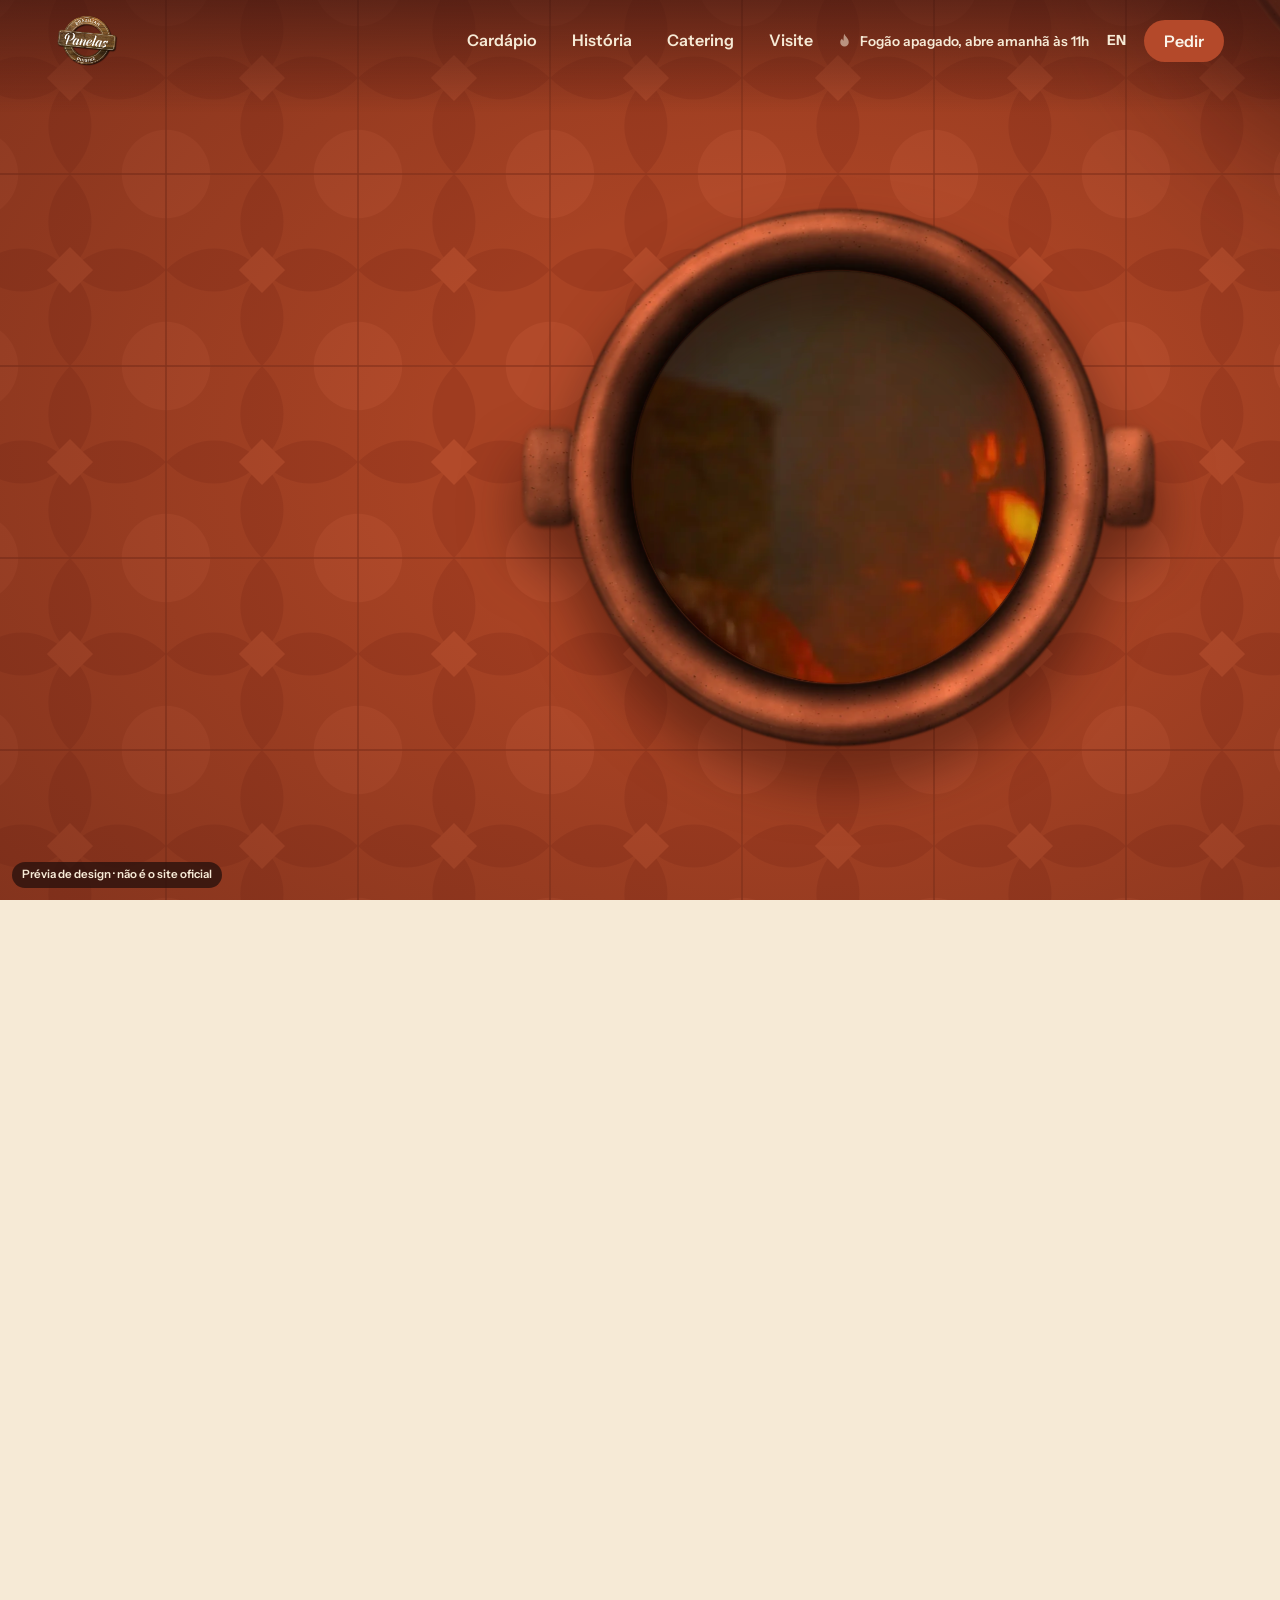
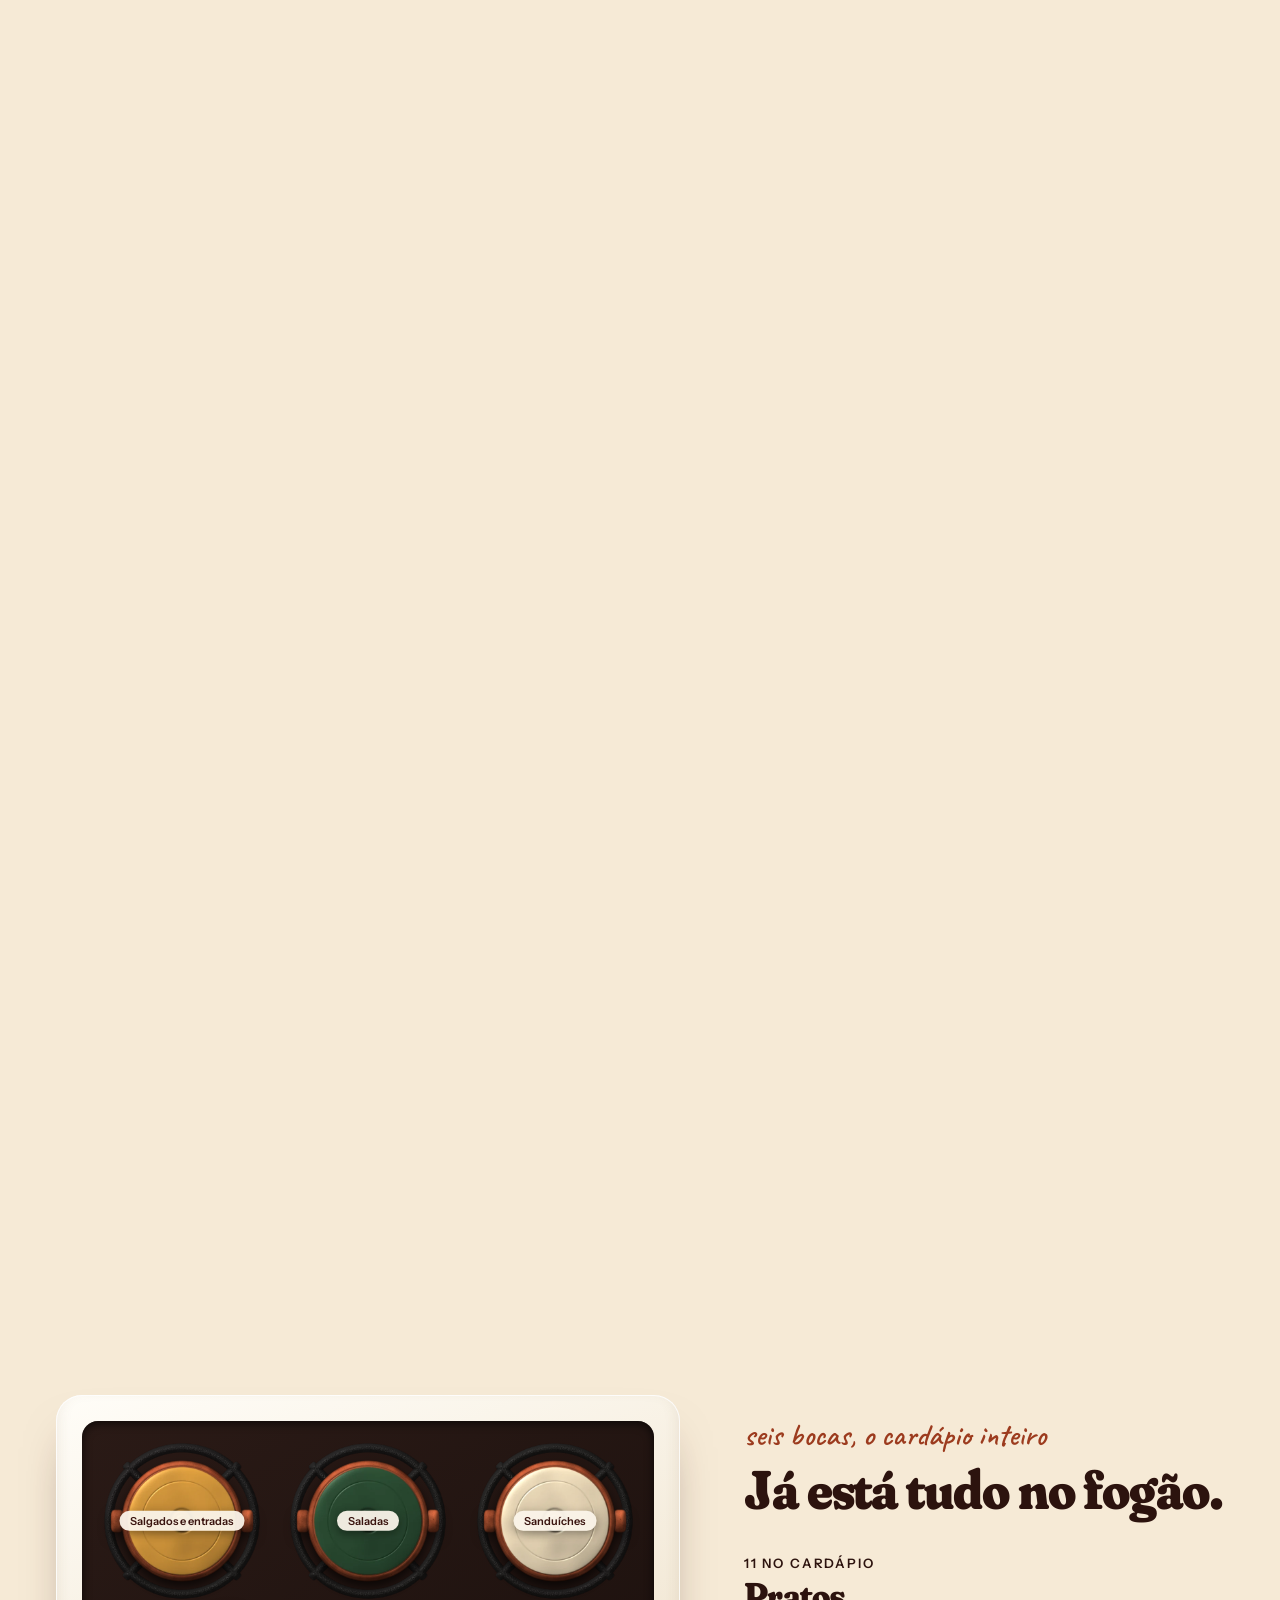
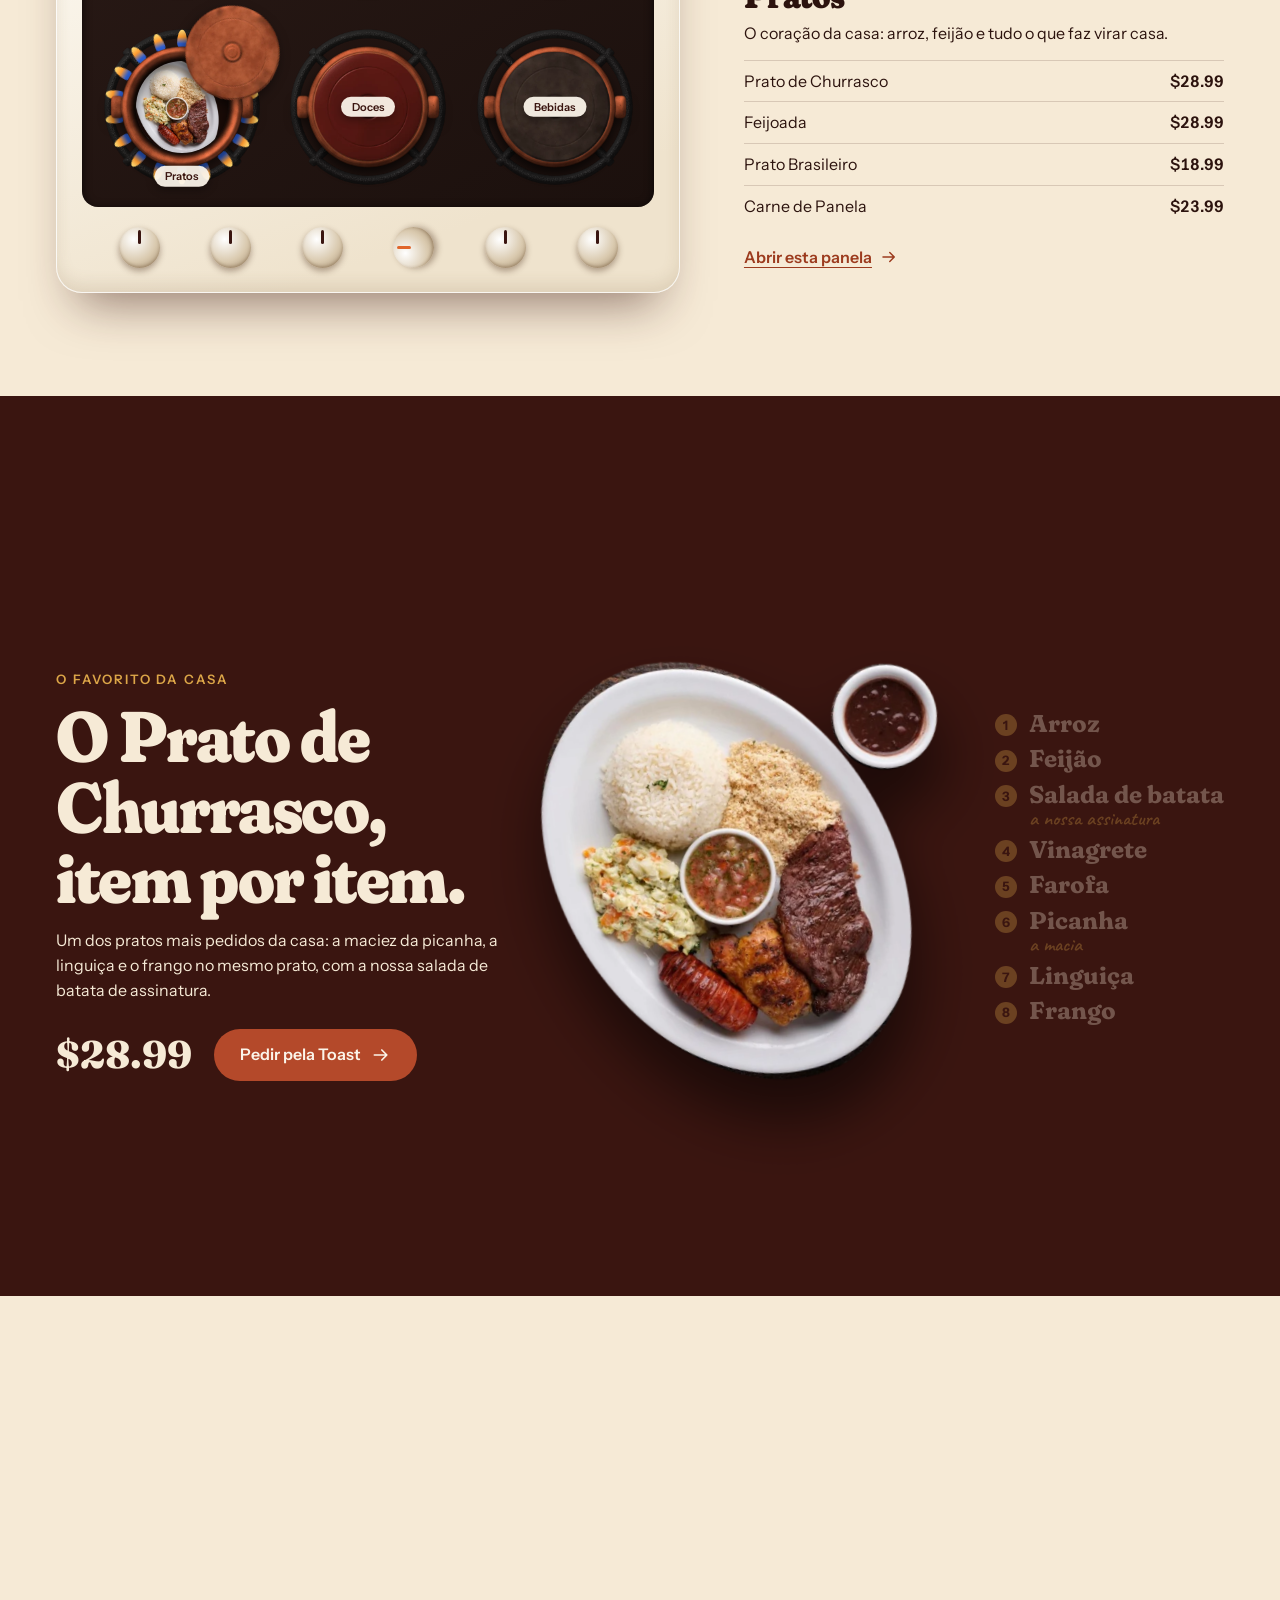
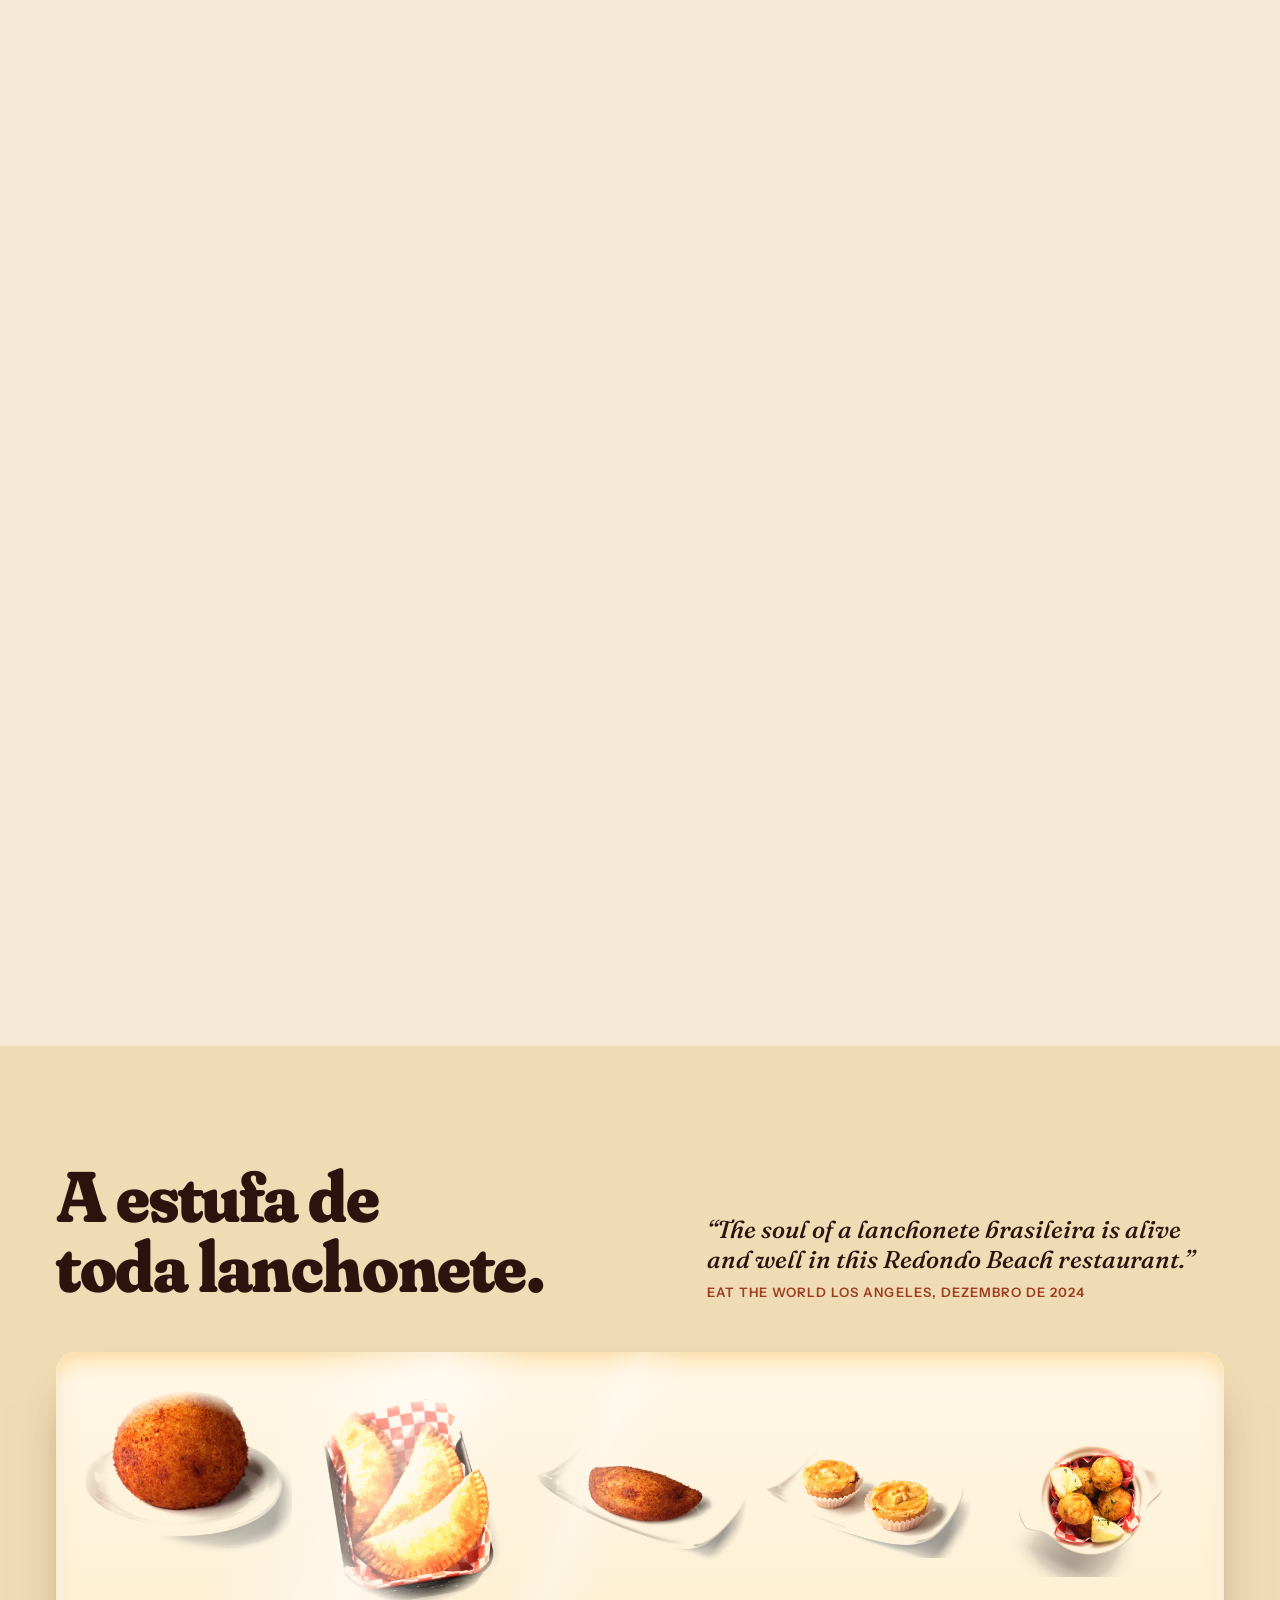
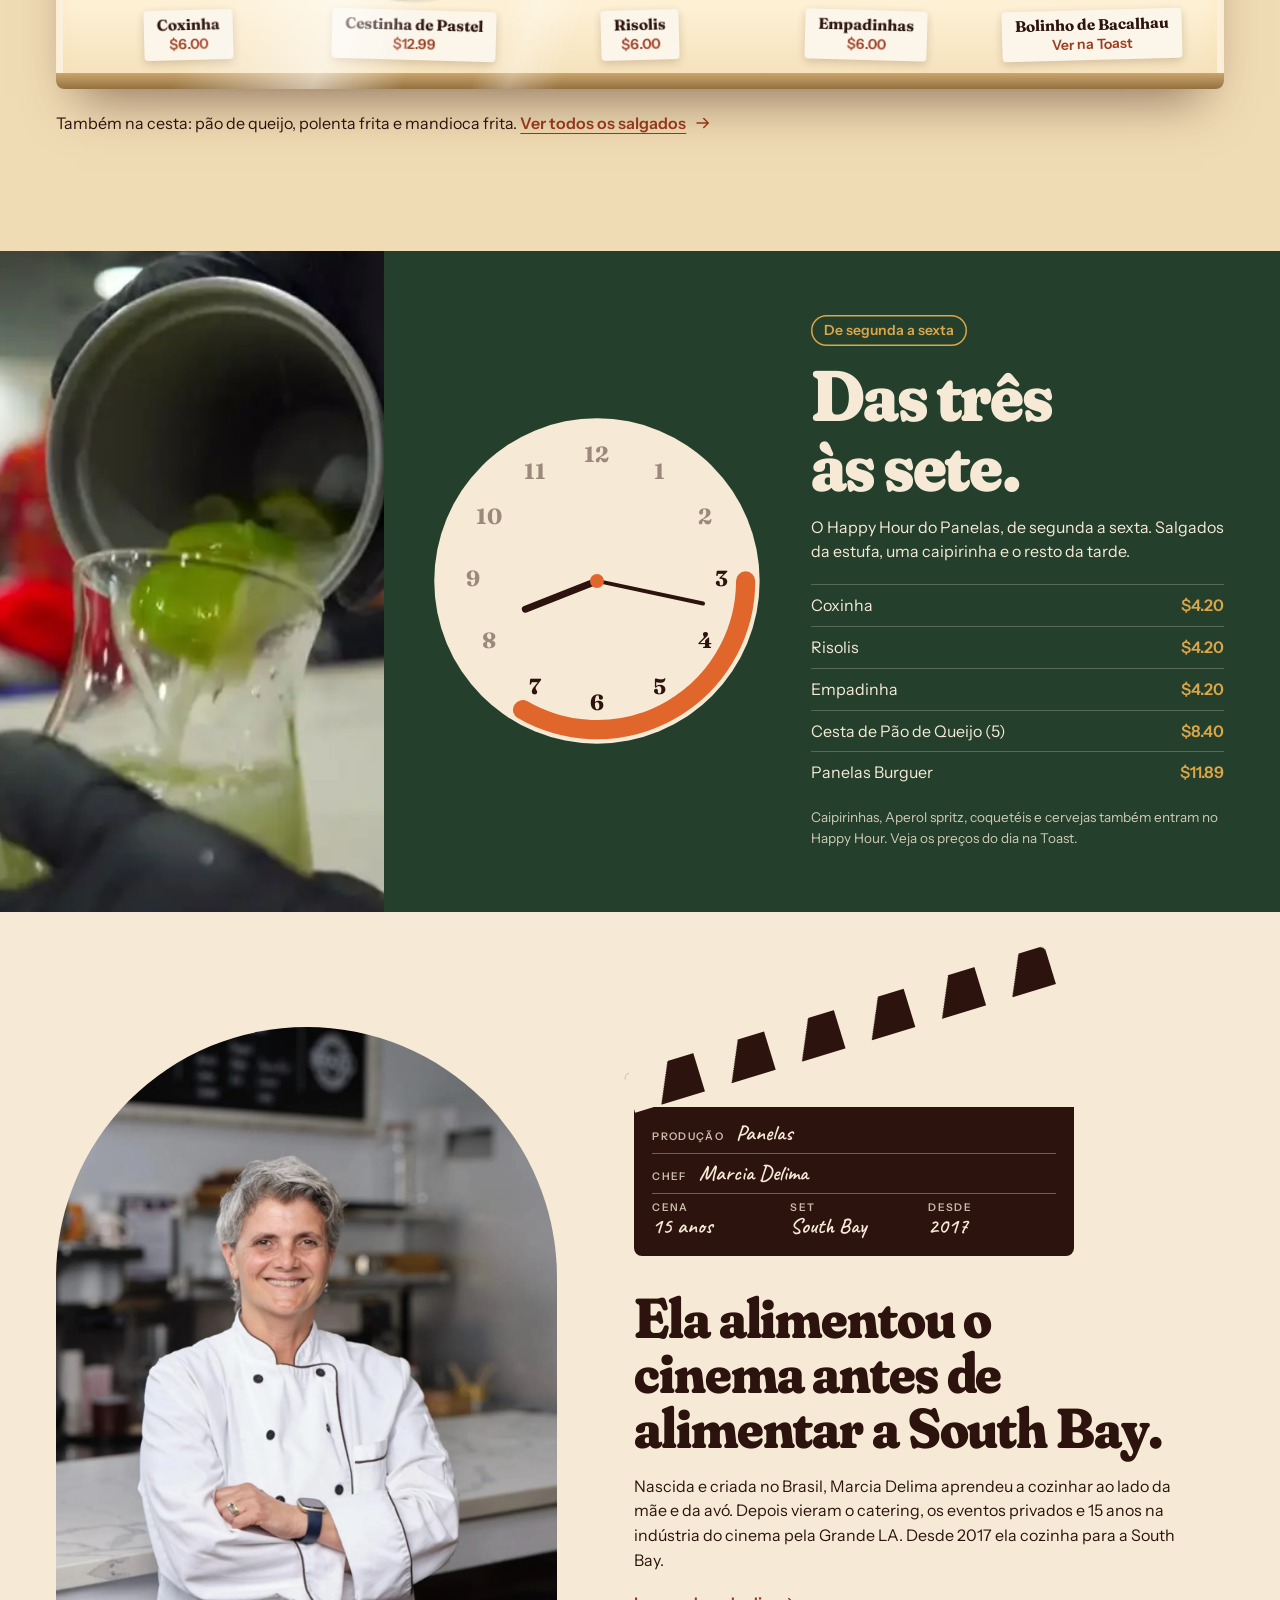
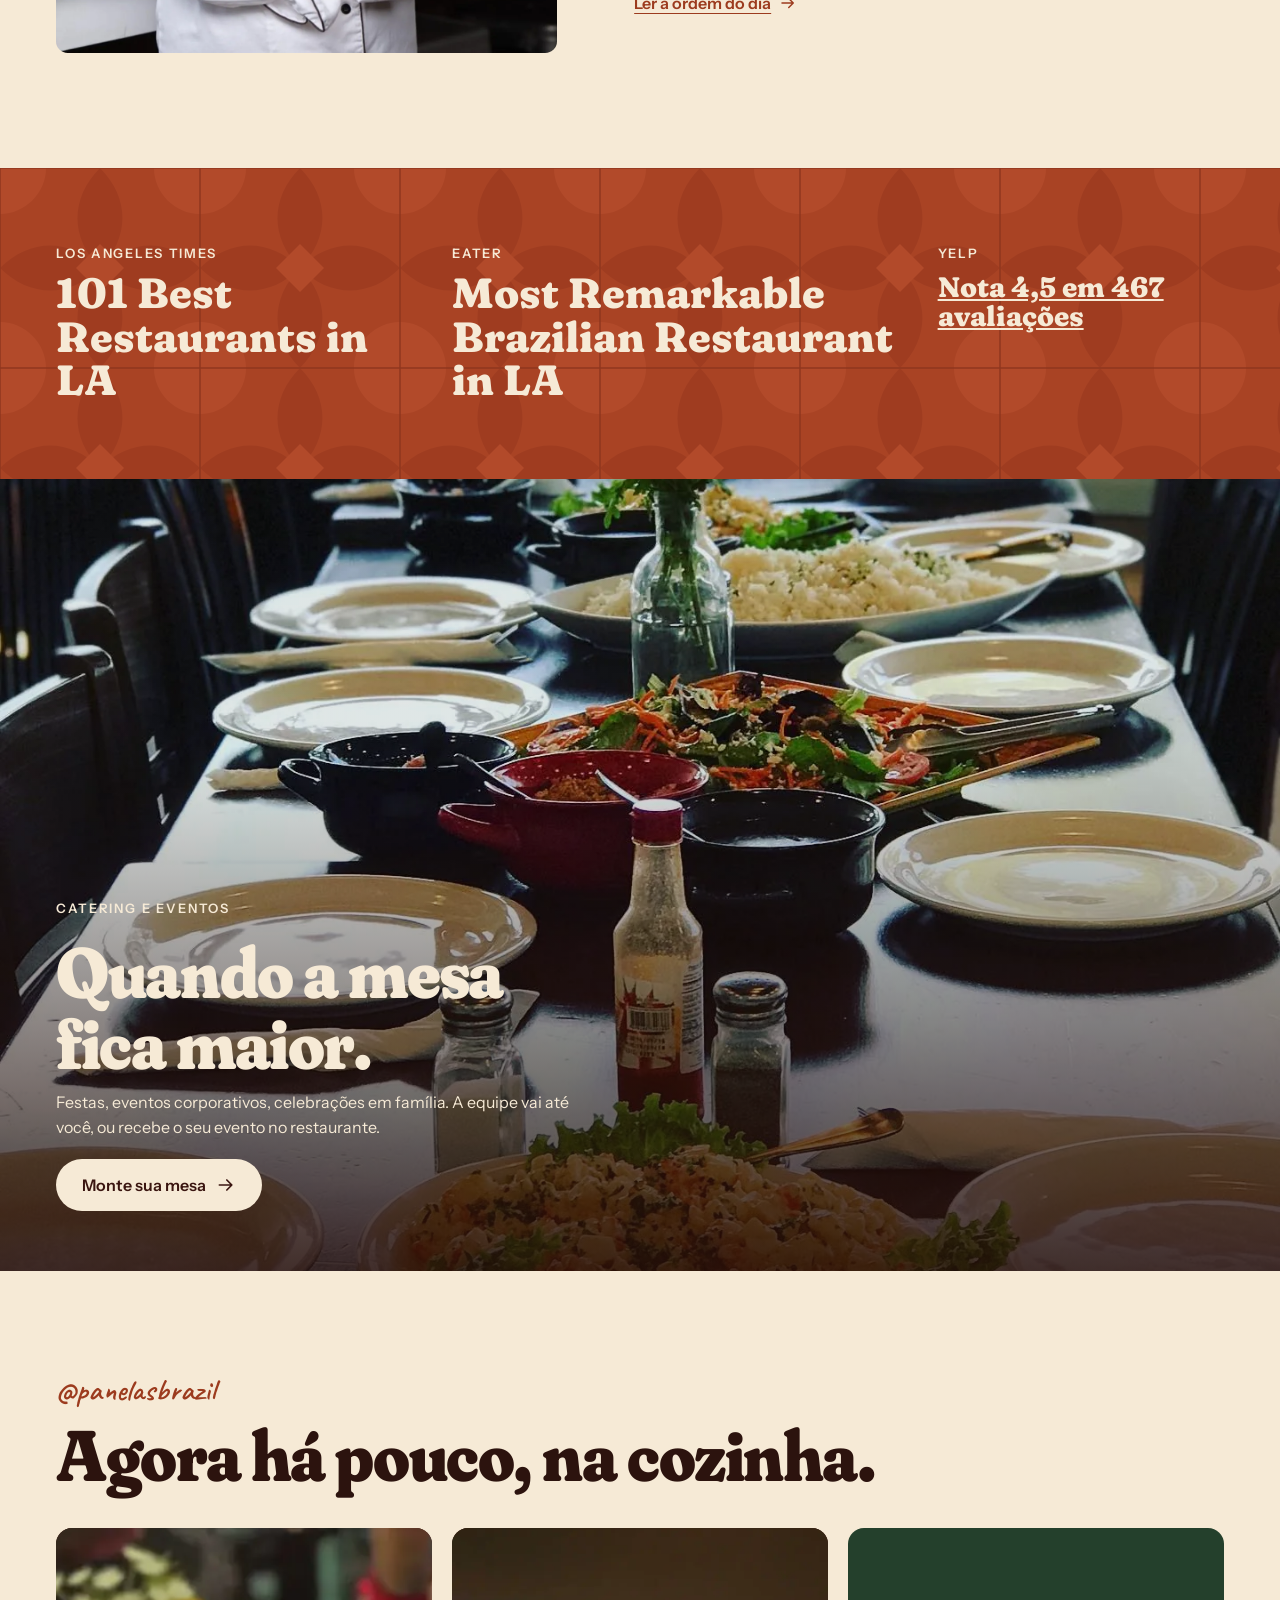
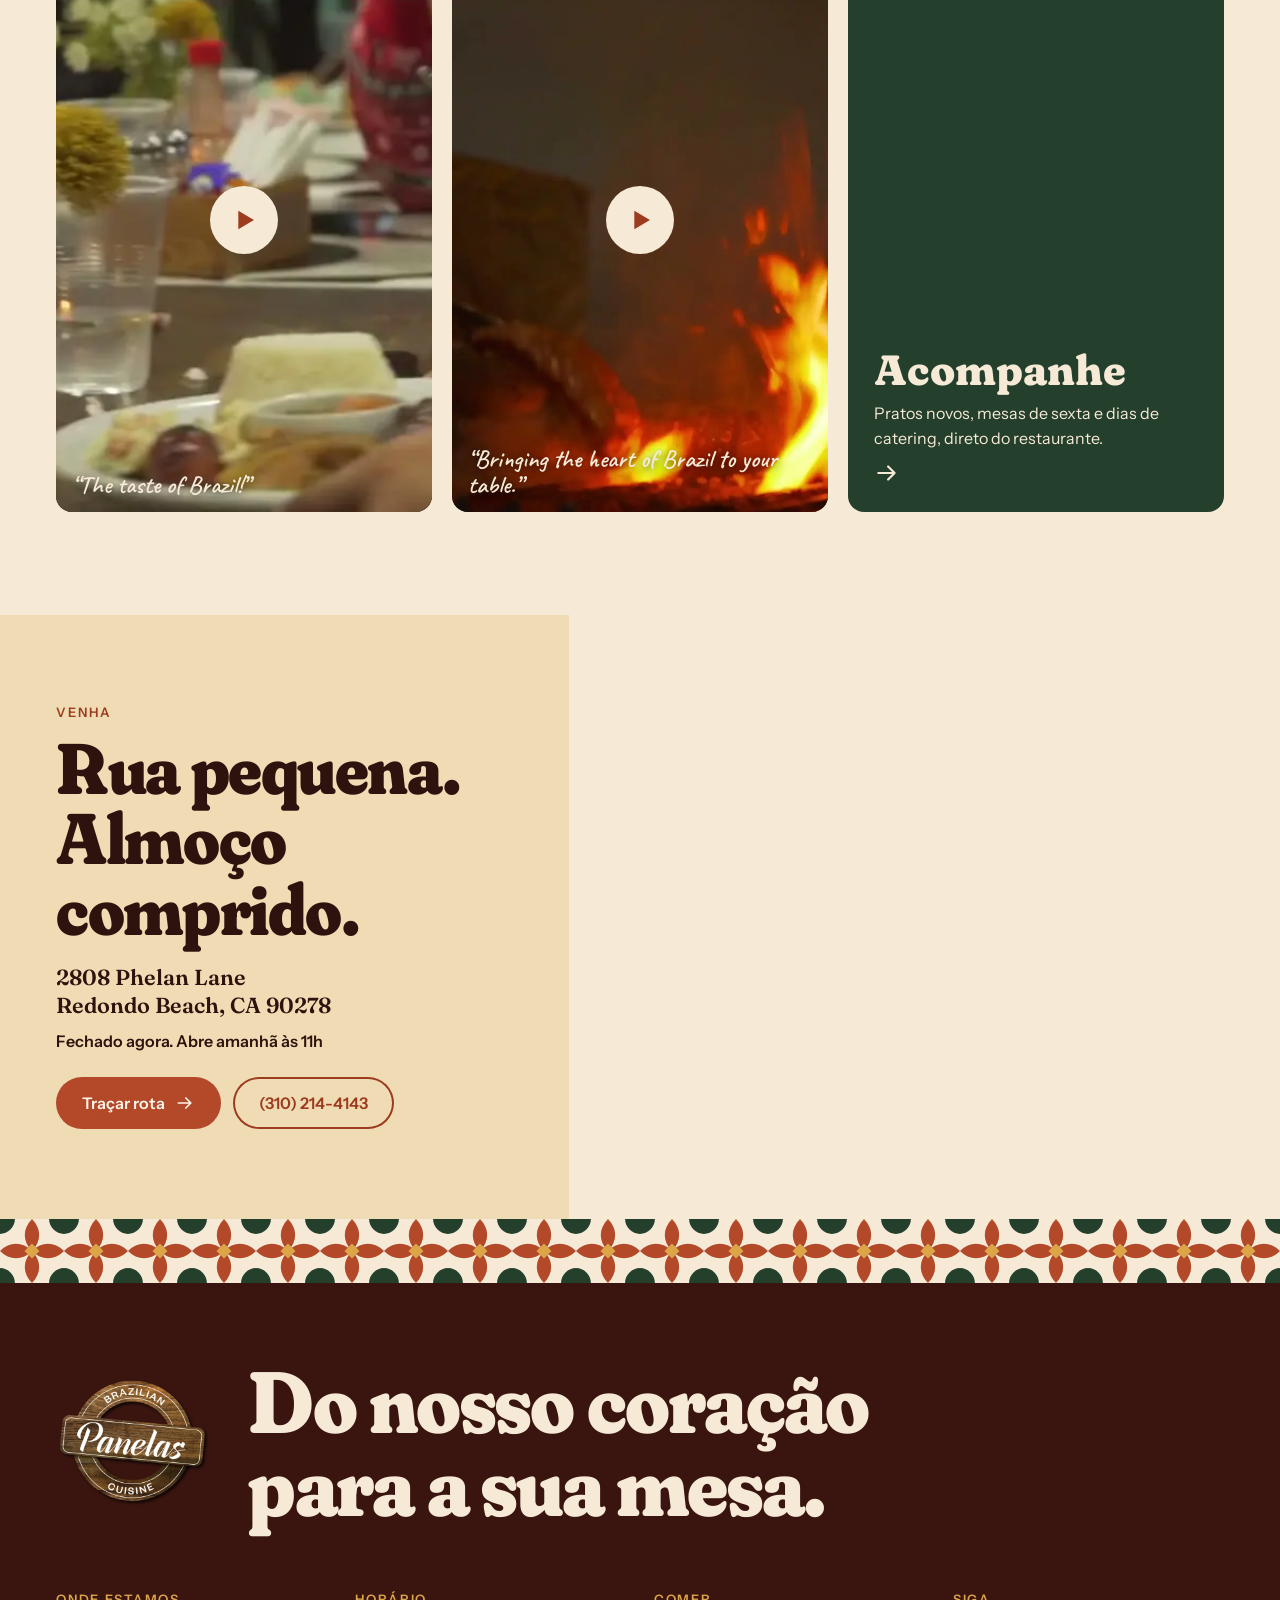
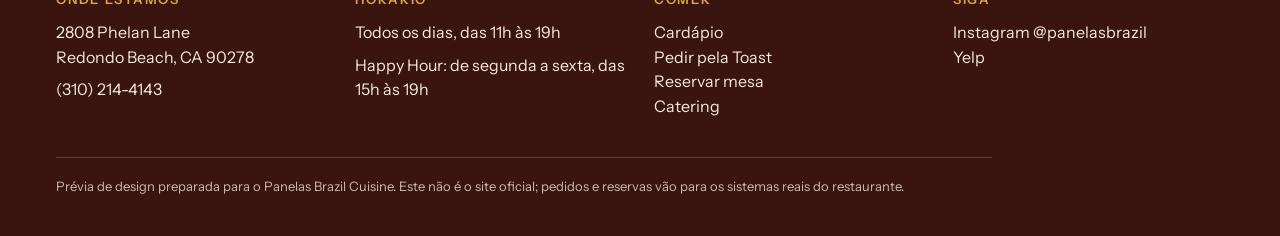
<file: pt/index.html>
<!doctype html>
<html lang="pt-BR">
<head>
<meta charset="utf-8">
<meta name="viewport" content="width=device-width, initial-scale=1">
<title>Panelas Brazil Cuisine | Comida de casa brasileira em Redondo Beach</title>
<meta name="description" content="Comida brasileira autêntica da chef Marcia Delima, numa ruazinha de Redondo Beach. Peça para retirar direto pela Toast.">
<meta name="robots" content="noindex">
<meta name="theme-color" content="#b4492a">
<link rel="icon" href="../img/logo-64.png">
<link rel="alternate" hreflang="en" href="../index.html">
<link rel="alternate" hreflang="pt-BR" href="index.html">
<link rel="preload" href="../fonts/fraunces-latin-full-normal.woff2" as="font" type="font/woff2" crossorigin>
<link rel="stylesheet" href="../css/site.css">
<script>document.documentElement.classList.add('js')</script>
<script type="application/ld+json">{"@context":"https://schema.org","@type":"Restaurant","name":"Panelas Brazil Cuisine","url":"https://www.panelasbrazil.com/","telephone":"(310) 214-4143","image":"https://static.wixstatic.com/media/76a89f_79ff0c2bbfcf42bb80a474979c1e555f~mv2.png","servesCuisine":"Brazilian","priceRange":"$$","acceptsReservations":true,"menu":"https://order.toasttab.com/online/panelas-brazil-cuisine","address":{"@type":"PostalAddress","streetAddress":"2808 Phelan Lane","addressLocality":"Redondo Beach","addressRegion":"CA","postalCode":"90278","addressCountry":"US"},"geo":{"@type":"GeoCoordinates","latitude":33.8808787,"longitude":-118.366089},"openingHoursSpecification":[{"@type":"OpeningHoursSpecification","dayOfWeek":["Monday","Tuesday","Wednesday","Thursday","Friday","Saturday","Sunday"],"opens":"11:00","closes":"19:00"}],"potentialAction":{"@type":"OrderAction","target":"https://order.toasttab.com/online/panelas-brazil-cuisine"},"sameAs":["https://www.instagram.com/panelasbrazil/","https://www.yelp.com/biz/panelas-brazil-cuisine-redondo-beach"]}</script>
</head>
<body class="p-home" data-lang="pt">

<a class="skip" href="#main">Pular para o conteúdo</a>
<header class="hd" id="hd">
  <a class="hd-logo" href="../index.html" aria-label="Panelas Brazil Cuisine"><img src="../img/logo.webp" alt="" width="72" height="72"></a>
  <nav class="hd-nav" aria-label="Principal">
    <a href="../menu.html" >Cardápio</a>
    <a href="../story.html" >História</a>
    <a href="../catering.html" >Catering</a>
    <a href="../visit.html" >Visite</a>
  </nav>
  <div class="hd-right">
    <a class="stove-status" href="../visit.html" data-status><span class="ss-flame"><svg viewBox="0 0 24 24" aria-hidden="true"><path d="M12 2.500c.6 3.800 6 6.300 6 11.800A6 6 0 0 1 6 14.300c0-2.300 1.200-3.900 2.600-5.100.3 1.600 1 2.500 2 3 .2-3.600-.2-6.900 1.400-9.700Z" fill="currentColor"/></svg></span><span data-status-text>Aberto todo dia, 11h às 19h</span></a>
    <a class="lang" href="../index.html" hreflang="en" lang="en" aria-label="View in English">EN</a>
    <a class="btn btn-sm" href="https://order.toasttab.com/online/panelas-brazil-cuisine" target="_blank" rel="noopener">Pedir</a>
    <button class="burger-btn" type="button" aria-expanded="false" aria-controls="mnav" aria-label="Abrir menu"><i></i><i></i></button>
  </div>
</header>
<div class="mnav" id="mnav" hidden>
  <nav aria-label="Celular">
    <a href="../index.html">Início</a><a href="../menu.html">Cardápio</a><a href="../story.html">Nossa história</a><a href="../catering.html">Catering</a><a href="../visit.html">Visite</a>
  </nav>
  <p>2808 Phelan Lane, Redondo Beach<br><a href="tel:+13102144143">(310) 214-4143</a></p>
</div>
<main id="main">
<section class="lid" id="lid" aria-label="Tire a tampa">
  <div class="lid-stage" data-lid>
    <div class="lid-floor" aria-hidden="true"></div>
    <div class="lid-open" aria-hidden="true">
      <video class="v-grill" muted loop playsinline preload="none" data-desktop poster="../img/poster-grill.webp"><source data-src="../video/grill.mp4" type="video/mp4"></video>
      <video class="v-fire" muted loop playsinline autoplay preload="auto" poster="../img/poster-fire.webp"><source src="../video/fire.mp4" type="video/mp4"></video>
      <div class="lid-shade"></div>
    </div>
    <img class="pl pl-a" src="../img/plate-feijoada.webp" alt="" decoding="async">
    <img class="pl pl-b" src="../img/plate-bbq.webp" alt="" decoding="async">
    <img class="pl pl-c" src="../img/plate-brazilian.webp" alt="" decoding="async">
    <img class="pl pl-d" src="../img/plate-carne.webp" alt="" decoding="async">
    <img class="pot" src="../img/pot.webp" alt="" width="1100" height="1100">
    <canvas class="steam" aria-hidden="true"></canvas>
    <img class="lidtop" src="../img/lid.webp" alt="" width="1100" height="1100">
    <div class="lid-copy">
      <p class="eyebrow">Chef Marcia Delima · Redondo Beach, Califórnia</p>
      <h1>Tire<br>a tampa.</h1>
      <p class="lid-lede">Comida de casa brasileira, com as horas de trabalho que dá para sentir no sabor.</p>
      <div class="btn-row"><a class="btn btn-light" href="https://order.toasttab.com/online/panelas-brazil-cuisine" target="_blank" rel="noopener">Pedir pela Toast<svg viewBox="0 0 24 24" aria-hidden="true"><path d="M4 12h15M13 6l6 6-6 6" fill="none" stroke="currentColor" stroke-width="2" stroke-linecap="round" stroke-linejoin="round"/></svg></a><a class="btn btn-line" href="menu.html">Ver o cardápio</a></div>
    </div>
    <p class="lid-hint hand" aria-hidden="true">role para abrir, está quente</p>
    <div class="lid-man">
      <p>Quando você entra pela nossa porta, é como se uma família brasileira recebesse você em casa.</p>
    </div>
  </div>
</section>

<section class="stove-sec" id="stove" aria-labelledby="stove-h">
  <div class="stove-wrap">
    <div class="stove" data-stove="home">
      <div class="stove-top"><button class="burner" type="button" data-cat="appetizers" style="--i:0" aria-pressed="false" aria-label="Salgados e entradas">
      <img src="../img/grate.webp" alt="" loading="lazy" decoding="async" class="bn-grate"><span class="flames" aria-hidden="true"><i style="--a:0deg;--d:0s"></i><i style="--a:20deg;--d:0.37s"></i><i style="--a:40deg;--d:0.74s"></i><i style="--a:60deg;--d:0.11s"></i><i style="--a:80deg;--d:0.48s"></i><i style="--a:100deg;--d:0.85s"></i><i style="--a:120deg;--d:0.22s"></i><i style="--a:140deg;--d:0.59s"></i><i style="--a:160deg;--d:0.96s"></i><i style="--a:180deg;--d:0.33s"></i><i style="--a:200deg;--d:0.7s"></i><i style="--a:220deg;--d:0.07s"></i><i style="--a:240deg;--d:0.44s"></i><i style="--a:260deg;--d:0.81s"></i><i style="--a:280deg;--d:0.18s"></i><i style="--a:300deg;--d:0.55s"></i><i style="--a:320deg;--d:0.92s"></i><i style="--a:340deg;--d:0.29s"></i></span>
      <span class="bn-pan">
        <span class="bn-food"><img src="../img/pao.webp" alt="" loading="lazy" decoding="async" style="object-position:50% 40%"></span>
        <img src="../img/pot.webp" alt="" loading="lazy" decoding="async" class="bn-pot">
        <img src="../img/lid-farofa.webp" alt="" loading="lazy" decoding="async" class="bn-lid">
      </span>
      <span class="bn-label">Salgados e entradas</span>
    </button><button class="burner" type="button" data-cat="salads" style="--i:1" aria-pressed="false" aria-label="Saladas">
      <img src="../img/grate.webp" alt="" loading="lazy" decoding="async" class="bn-grate"><span class="flames" aria-hidden="true"><i style="--a:0deg;--d:0s"></i><i style="--a:20deg;--d:0.37s"></i><i style="--a:40deg;--d:0.74s"></i><i style="--a:60deg;--d:0.11s"></i><i style="--a:80deg;--d:0.48s"></i><i style="--a:100deg;--d:0.85s"></i><i style="--a:120deg;--d:0.22s"></i><i style="--a:140deg;--d:0.59s"></i><i style="--a:160deg;--d:0.96s"></i><i style="--a:180deg;--d:0.33s"></i><i style="--a:200deg;--d:0.7s"></i><i style="--a:220deg;--d:0.07s"></i><i style="--a:240deg;--d:0.44s"></i><i style="--a:260deg;--d:0.81s"></i><i style="--a:280deg;--d:0.18s"></i><i style="--a:300deg;--d:0.55s"></i><i style="--a:320deg;--d:0.92s"></i><i style="--a:340deg;--d:0.29s"></i></span>
      <span class="bn-pan">
        <span class="bn-food"><img src="../img/w-gaucha.webp" alt="" loading="lazy" decoding="async" style="object-position:50% 50%"></span>
        <img src="../img/pot.webp" alt="" loading="lazy" decoding="async" class="bn-pot">
        <img src="../img/lid-couve.webp" alt="" loading="lazy" decoding="async" class="bn-lid">
      </span>
      <span class="bn-label">Saladas</span>
    </button><button class="burner" type="button" data-cat="sandwiches" style="--i:2" aria-pressed="false" aria-label="Sanduíches">
      <img src="../img/grate.webp" alt="" loading="lazy" decoding="async" class="bn-grate"><span class="flames" aria-hidden="true"><i style="--a:0deg;--d:0s"></i><i style="--a:20deg;--d:0.37s"></i><i style="--a:40deg;--d:0.74s"></i><i style="--a:60deg;--d:0.11s"></i><i style="--a:80deg;--d:0.48s"></i><i style="--a:100deg;--d:0.85s"></i><i style="--a:120deg;--d:0.22s"></i><i style="--a:140deg;--d:0.59s"></i><i style="--a:160deg;--d:0.96s"></i><i style="--a:180deg;--d:0.33s"></i><i style="--a:200deg;--d:0.7s"></i><i style="--a:220deg;--d:0.07s"></i><i style="--a:240deg;--d:0.44s"></i><i style="--a:260deg;--d:0.81s"></i><i style="--a:280deg;--d:0.18s"></i><i style="--a:300deg;--d:0.55s"></i><i style="--a:320deg;--d:0.92s"></i><i style="--a:340deg;--d:0.29s"></i></span>
      <span class="bn-pan">
        <span class="bn-food"><img src="../img/burger.webp" alt="" loading="lazy" decoding="async" style="object-position:50% 62%"></span>
        <img src="../img/pot.webp" alt="" loading="lazy" decoding="async" class="bn-pot">
        <img src="../img/lid-cream.webp" alt="" loading="lazy" decoding="async" class="bn-lid">
      </span>
      <span class="bn-label">Sanduíches</span>
    </button><button class="burner" type="button" data-cat="plates" style="--i:3" aria-pressed="false" aria-label="Pratos">
      <img src="../img/grate.webp" alt="" loading="lazy" decoding="async" class="bn-grate"><span class="flames" aria-hidden="true"><i style="--a:0deg;--d:0s"></i><i style="--a:20deg;--d:0.37s"></i><i style="--a:40deg;--d:0.74s"></i><i style="--a:60deg;--d:0.11s"></i><i style="--a:80deg;--d:0.48s"></i><i style="--a:100deg;--d:0.85s"></i><i style="--a:120deg;--d:0.22s"></i><i style="--a:140deg;--d:0.59s"></i><i style="--a:160deg;--d:0.96s"></i><i style="--a:180deg;--d:0.33s"></i><i style="--a:200deg;--d:0.7s"></i><i style="--a:220deg;--d:0.07s"></i><i style="--a:240deg;--d:0.44s"></i><i style="--a:260deg;--d:0.81s"></i><i style="--a:280deg;--d:0.18s"></i><i style="--a:300deg;--d:0.55s"></i><i style="--a:320deg;--d:0.92s"></i><i style="--a:340deg;--d:0.29s"></i></span>
      <span class="bn-pan">
        <span class="bn-food"><img src="../img/plate-bbq.webp" alt="" loading="lazy" decoding="async" style="object-position:50% 50%"></span>
        <img src="../img/pot.webp" alt="" loading="lazy" decoding="async" class="bn-pot">
        <img src="../img/lid-clay.webp" alt="" loading="lazy" decoding="async" class="bn-lid">
      </span>
      <span class="bn-label">Pratos</span>
    </button><button class="burner" type="button" data-cat="sweets" style="--i:4" aria-pressed="false" aria-label="Doces">
      <img src="../img/grate.webp" alt="" loading="lazy" decoding="async" class="bn-grate"><span class="flames" aria-hidden="true"><i style="--a:0deg;--d:0s"></i><i style="--a:20deg;--d:0.37s"></i><i style="--a:40deg;--d:0.74s"></i><i style="--a:60deg;--d:0.11s"></i><i style="--a:80deg;--d:0.48s"></i><i style="--a:100deg;--d:0.85s"></i><i style="--a:120deg;--d:0.22s"></i><i style="--a:140deg;--d:0.59s"></i><i style="--a:160deg;--d:0.96s"></i><i style="--a:180deg;--d:0.33s"></i><i style="--a:200deg;--d:0.7s"></i><i style="--a:220deg;--d:0.07s"></i><i style="--a:240deg;--d:0.44s"></i><i style="--a:260deg;--d:0.81s"></i><i style="--a:280deg;--d:0.18s"></i><i style="--a:300deg;--d:0.55s"></i><i style="--a:320deg;--d:0.92s"></i><i style="--a:340deg;--d:0.29s"></i></span>
      <span class="bn-pan">
        <span class="bn-food"><img src="../img/limepie.webp" alt="" loading="lazy" decoding="async" style="object-position:50% 50%"></span>
        <img src="../img/pot.webp" alt="" loading="lazy" decoding="async" class="bn-pot">
        <img src="../img/lid-oxblood.webp" alt="" loading="lazy" decoding="async" class="bn-lid">
      </span>
      <span class="bn-label">Doces</span>
    </button><button class="burner" type="button" data-cat="drinks" style="--i:5" aria-pressed="false" aria-label="Bebidas">
      <img src="../img/grate.webp" alt="" loading="lazy" decoding="async" class="bn-grate"><span class="flames" aria-hidden="true"><i style="--a:0deg;--d:0s"></i><i style="--a:20deg;--d:0.37s"></i><i style="--a:40deg;--d:0.74s"></i><i style="--a:60deg;--d:0.11s"></i><i style="--a:80deg;--d:0.48s"></i><i style="--a:100deg;--d:0.85s"></i><i style="--a:120deg;--d:0.22s"></i><i style="--a:140deg;--d:0.59s"></i><i style="--a:160deg;--d:0.96s"></i><i style="--a:180deg;--d:0.33s"></i><i style="--a:200deg;--d:0.7s"></i><i style="--a:220deg;--d:0.07s"></i><i style="--a:240deg;--d:0.44s"></i><i style="--a:260deg;--d:0.81s"></i><i style="--a:280deg;--d:0.18s"></i><i style="--a:300deg;--d:0.55s"></i><i style="--a:320deg;--d:0.92s"></i><i style="--a:340deg;--d:0.29s"></i></span>
      <span class="bn-pan">
        <span class="bn-food"><img src="../img/caipirinha.webp" alt="" loading="lazy" decoding="async" style="object-position:50% 30%"></span>
        <img src="../img/pot.webp" alt="" loading="lazy" decoding="async" class="bn-pot">
        <img src="../img/lid-black.webp" alt="" loading="lazy" decoding="async" class="bn-lid">
      </span>
      <span class="bn-label">Bebidas</span>
    </button></div>
      <div class="stove-panel"><button class="knob" type="button" data-cat="appetizers" tabindex="-1" aria-hidden="true"><i></i></button><button class="knob" type="button" data-cat="salads" tabindex="-1" aria-hidden="true"><i></i></button><button class="knob" type="button" data-cat="sandwiches" tabindex="-1" aria-hidden="true"><i></i></button><button class="knob" type="button" data-cat="plates" tabindex="-1" aria-hidden="true"><i></i></button><button class="knob" type="button" data-cat="sweets" tabindex="-1" aria-hidden="true"><i></i></button><button class="knob" type="button" data-cat="drinks" tabindex="-1" aria-hidden="true"><i></i></button></div>
    </div>
    <div class="stove-read" aria-live="polite">
      <div class="stove-head">
        <p class="hand">seis bocas, o cardápio inteiro</p>
        <h2 id="stove-h">Já está tudo no fogão.</h2>
      </div>
      <article class="sr" data-for="appetizers" hidden>
          <p class="eyebrow">15 no cardápio</p>
          <h3>Salgados e entradas</h3>
          <p>O balcão da lanchonete: crocante, dourado e some rápido.</p>
          <ul><li><span>Pão de Queijo</span><b>$2.65</b></li><li><span>Coxinha</span><b>$6.00</b></li><li><span>Risolis</span><b>$6.00</b></li><li><span>Empadinhas</span><b>$6.00</b></li></ul>
          <a class="link" href="menu.html#appetizers">Abrir esta panela<svg viewBox="0 0 24 24" aria-hidden="true"><path d="M4 12h15M13 6l6 6-6 6" fill="none" stroke="currentColor" stroke-width="2" stroke-linecap="round" stroke-linejoin="round"/></svg></a>
        </article><article class="sr" data-for="salads" hidden>
          <p class="eyebrow">4 no cardápio</p>
          <h3>Saladas</h3>
          <p>Frescas, coloridas e com sotaque brasileiro.</p>
          <ul><li><span>Salada Gaúcha</span><b>$15.99</b></li><li><span>Salada Becca</span><b>$15.99</b></li><li><span>Chef Special</span><b>$15.99</b></li><li><span>Salada de Quinoa</span><b>$16.99</b></li></ul>
          <a class="link" href="menu.html#salads">Abrir esta panela<svg viewBox="0 0 24 24" aria-hidden="true"><path d="M4 12h15M13 6l6 6-6 6" fill="none" stroke="currentColor" stroke-width="2" stroke-linecap="round" stroke-linejoin="round"/></svg></a>
        </article><article class="sr" data-for="sandwiches" hidden>
          <p class="eyebrow">5 no cardápio</p>
          <h3>Sanduíches</h3>
          <p>Do Bauru ao Panelas Burguer.</p>
          <ul><li><span>Bauru</span><b>$13.99</b></li><li><span>Panelas Burguer</span><b>$16.99</b></li><li><span>Sanduíche de Atum</span><b>$13.99</b></li><li><span>Misto Quente</span><b>$12.50</b></li></ul>
          <a class="link" href="menu.html#sandwiches">Abrir esta panela<svg viewBox="0 0 24 24" aria-hidden="true"><path d="M4 12h15M13 6l6 6-6 6" fill="none" stroke="currentColor" stroke-width="2" stroke-linecap="round" stroke-linejoin="round"/></svg></a>
        </article><article class="sr" data-for="plates" hidden>
          <p class="eyebrow">11 no cardápio</p>
          <h3>Pratos</h3>
          <p>O coração da casa: arroz, feijão e tudo o que faz virar casa.</p>
          <ul><li><span>Prato de Churrasco</span><b>$28.99</b></li><li><span>Feijoada</span><b>$28.99</b></li><li><span>Prato Brasileiro</span><b>$18.99</b></li><li><span>Carne de Panela</span><b>$23.99</b></li></ul>
          <a class="link" href="menu.html#plates">Abrir esta panela<svg viewBox="0 0 24 24" aria-hidden="true"><path d="M4 12h15M13 6l6 6-6 6" fill="none" stroke="currentColor" stroke-width="2" stroke-linecap="round" stroke-linejoin="round"/></svg></a>
        </article><article class="sr" data-for="sweets" hidden>
          <p class="eyebrow">10 no cardápio</p>
          <h3>Doces</h3>
          <p>Brigadeiro, pudim, mousse: o fim de todo almoço brasileiro.</p>
          <ul><li><span>Fatia de Bolo</span><b>$6.00</b></li><li><span>Brigadeiro</span><b>$2.50</b></li><li><span>Torta de Limão</span><b>$6.00</b></li><li><span>Mousse de Maracujá</span><b>$6.00</b></li></ul>
          <a class="link" href="menu.html#sweets">Abrir esta panela<svg viewBox="0 0 24 24" aria-hidden="true"><path d="M4 12h15M13 6l6 6-6 6" fill="none" stroke="currentColor" stroke-width="2" stroke-linecap="round" stroke-linejoin="round"/></svg></a>
        </article><article class="sr" data-for="drinks" hidden>
          <p class="eyebrow">11 no cardápio</p>
          <h3>Bebidas</h3>
          <p>Guaraná, suco natural e a caipirinha tradicional.</p>
          <ul><li><span>Caipirinha</span><b>$10.50</b></li><li><span>Suco Natural</span><b>$6.99</b></li><li><span>Água de Coco</span><b>$3.90</b></li><li><span>Café Brasileiro</span><b>$3.50</b></li></ul>
          <a class="link" href="menu.html#drinks">Abrir esta panela<svg viewBox="0 0 24 24" aria-hidden="true"><path d="M4 12h15M13 6l6 6-6 6" fill="none" stroke="currentColor" stroke-width="2" stroke-linecap="round" stroke-linejoin="round"/></svg></a>
        </article>
    </div>
  </div>
</section>
<section class="anat" id="anatomy" aria-labelledby="anat-h">
  <div class="anat-stage">
    <div class="anat-copy">
      <p class="eyebrow">O favorito da casa</p>
      <h2 id="anat-h">O Prato de Churrasco,<br>item por item.</h2>
      <p>Um dos pratos mais pedidos da casa: a maciez da picanha, a linguiça e o frango no mesmo prato, com a nossa salada de batata de assinatura.</p>
      <p class="anat-price"><b>$28.99</b><a class="btn " href="https://order.toasttab.com/online/panelas-brazil-cuisine" target="_blank" rel="noopener">Pedir pela Toast<svg viewBox="0 0 24 24" aria-hidden="true"><path d="M4 12h15M13 6l6 6-6 6" fill="none" stroke="currentColor" stroke-width="2" stroke-linecap="round" stroke-linejoin="round"/></svg></a></p>
    </div>
    <div class="anat-plate">
      <div class="anat-disc">
        <img src="../img/plate-bbq.webp" alt="Prato de Churrasco visto de cima" loading="lazy" decoding="async" class="anat-img">
        <span class="pin" style="left:31%;top:29%" data-n="1">1</span><span class="pin" style="left:87%;top:19%" data-n="2">2</span><span class="pin" style="left:23%;top:52%" data-n="3">3</span><span class="pin" style="left:44%;top:51%" data-n="4">4</span><span class="pin" style="left:60%;top:33%" data-n="5">5</span><span class="pin" style="left:67%;top:62%" data-n="6">6</span><span class="pin" style="left:36%;top:79%" data-n="7">7</span><span class="pin" style="left:50%;top:72%" data-n="8">8</span>
      </div>
      <ol class="anat-list">
        <li data-n="1"><i>1</i><span>Arroz</span></li><li data-n="2"><i>2</i><span>Feijão</span></li><li data-n="3"><i>3</i><span>Salada de batata<em>a nossa assinatura</em></span></li><li data-n="4"><i>4</i><span>Vinagrete</span></li><li data-n="5"><i>5</i><span>Farofa</span></li><li data-n="6"><i>6</i><span>Picanha<em>a macia</em></span></li><li data-n="7"><i>7</i><span>Linguiça</span></li><li data-n="8"><i>8</i><span>Frango</span></li>
      </ol>
    </div>
  </div>
</section>
<section class="vit" id="vitrine" aria-labelledby="vit-h">
  <div class="vit-head">
    <h2 id="vit-h">A estufa de<br>toda lanchonete.</h2>
    <blockquote><p>“The soul of a lanchonete brasileira is alive and well in this Redondo Beach restaurant.”</p><cite>Eat the World Los Angeles, dezembro de 2024</cite></blockquote>
  </div>
  <div class="case" data-case>
    <div class="case-glass" aria-hidden="true"></div>
    <div class="case-shelf">
      <button class="salg" type="button" data-dish="coxinha" data-name="Coxinha" data-sub="Croquete de frango" data-desc="Croquete tradicional de frango desfiado temperado." data-price="$6.00" data-hh="$4.20" data-img="w-coxinha" data-kind="w" data-toast="https://order.toasttab.com/online/panelas-brazil-cuisine">
        <img src="../img/w-coxinha.webp" alt="Coxinha" loading="lazy" decoding="async" >
        <span class="tag"><b>Coxinha</b><span>$6.00</span></span>
      </button><button class="salg" type="button" data-dish="pastel" data-name="Cestinha de Pastel" data-sub="Cesta de pastéis" data-desc="" data-price="$12.99" data-hh="" data-img="w-pastel" data-kind="w" data-toast="https://order.toasttab.com/online/panelas-brazil-cuisine">
        <img src="../img/w-pastel.webp" alt="Cestinha de Pastel" loading="lazy" decoding="async" >
        <span class="tag"><b>Cestinha de Pastel</b><span>$12.99</span></span>
      </button><button class="salg" type="button" data-dish="risolis" data-name="Risolis" data-sub="Rissole de carne" data-desc="Massa recheada com carne moída temperada, empanada e frita." data-price="$6.00" data-hh="$4.20" data-img="w-risoli" data-kind="w" data-toast="https://order.toasttab.com/online/panelas-brazil-cuisine">
        <img src="../img/w-risoli.webp" alt="Risolis" loading="lazy" decoding="async" >
        <span class="tag"><b>Risolis</b><span>$6.00</span></span>
      </button><button class="salg" type="button" data-dish="empadinhas" data-name="Empadinhas" data-sub="Empadinhas salgadas" data-desc="Massa amanteigada com frango, camarão ou palmito." data-price="$6.00" data-hh="$4.20" data-img="w-empadinha" data-kind="w" data-toast="https://order.toasttab.com/online/panelas-brazil-cuisine">
        <img src="../img/w-empadinha.webp" alt="Empadinhas" loading="lazy" decoding="async" >
        <span class="tag"><b>Empadinhas</b><span>$6.00</span></span>
      </button><button class="salg" type="button" data-dish="bacalhau" data-name="Bolinho de Bacalhau" data-sub="Bolinhos de bacalhau" data-desc="" data-price="" data-hh="" data-img="w-bolinho" data-kind="w" data-toast="https://order.toasttab.com/online/panelas-brazil-cuisine">
        <img src="../img/w-bolinho.webp" alt="Bolinho de Bacalhau" loading="lazy" decoding="async" >
        <span class="tag"><b>Bolinho de Bacalhau</b><span>Ver na Toast</span></span>
      </button>
    </div>
    <div class="case-lip" aria-hidden="true"></div>
  </div>
  <p class="vit-foot">Também na cesta: pão de queijo, polenta frita e mandioca frita. <a class="link" href="menu.html#appetizers">Ver todos os salgados<svg viewBox="0 0 24 24" aria-hidden="true"><path d="M4 12h15M13 6l6 6-6 6" fill="none" stroke="currentColor" stroke-width="2" stroke-linecap="round" stroke-linejoin="round"/></svg></a></p>
</section>
<section class="hh" id="happy-hour" aria-labelledby="hh-h">
  <div class="hh-media"><video data-lazy muted loop playsinline preload="none" poster="../img/poster-caipirinha.webp"><source data-src="../video/caipirinha.mp4" type="video/mp4"></video></div>
  <div class="hh-clock">
    <svg viewBox="0 0 400 400" role="img" aria-label="Relógio: Happy Hour das 15h às 19h">
      <circle cx="200" cy="200" r="186" class="hc-face"/>
      <path class="hc-arc" d="M 370 200 A 170 170 0 0 1 115 347.200" />
      <text x="271" y="83.02439266260971" class="hc-n ">1</text><text x="322.97560733739033" y="135" class="hc-n ">2</text><text x="342" y="206" class="hc-n lit">3</text><text x="322.97560733739033" y="277" class="hc-n lit">4</text><text x="271" y="328.9756073373903" class="hc-n lit">5</text><text x="200" y="348" class="hc-n lit">6</text><text x="129.00000000000003" y="328.97560733739033" class="hc-n lit">7</text><text x="77.0243926626097" y="277" class="hc-n ">8</text><text x="58" y="206.00000000000003" class="hc-n ">9</text><text x="77.02439266260971" y="135" class="hc-n ">10</text><text x="128.99999999999994" y="83.02439266260974" class="hc-n ">11</text><text x="199.99999999999997" y="64" class="hc-n ">12</text>
      <line id="hc-h" x1="200" y1="200" x2="200" y2="112" class="hc-hand"/>
      <line id="hc-m" x1="200" y1="200" x2="200" y2="76" class="hc-hand thin"/>
      <circle cx="200" cy="200" r="8" class="hc-pin"/>
    </svg>
  </div>
  <div class="hh-copy">
    <p class="hh-live" data-hh-live>De segunda a sexta</p>
    <h2 id="hh-h">Das três às sete.</h2>
    <p>O Happy Hour do Panelas, de segunda a sexta. Salgados da estufa, uma caipirinha e o resto da tarde.</p>
    <ul class="hh-list">
      <li><span>Coxinha</span><b>$4.20</b></li><li><span>Risolis</span><b>$4.20</b></li><li><span>Empadinha</span><b>$4.20</b></li>
      <li><span>Cesta de Pão de Queijo (5)</span><b>$8.40</b></li><li><span>Panelas Burguer</span><b>$11.89</b></li>
    </ul>
    <p class="fine">Caipirinhas, Aperol spritz, coquetéis e cervejas também entram no Happy Hour. Veja os preços do dia na Toast.</p>
  </div>
</section>
<section class="chef" id="chef" aria-labelledby="chef-h">
  <figure class="chef-fig"><img src="../img/chef.webp" alt="A chef Marcia Delima de dólmã no Panelas" loading="lazy" decoding="async" ></figure>
  <div class="chef-copy">
    
<div class="slate" data-slate>
  <div class="sl-stick" aria-hidden="true"><i></i><i></i><i></i><i></i><i></i><i></i></div>
  <div class="sl-base">
    <div class="sl-row"><small>Produção</small><b>Panelas</b></div>
    <div class="sl-row"><small>Chef</small><b>Marcia Delima</b></div>
    <div class="sl-cols">
      <div><small>Cena</small><b>15 anos</b></div>
      <div><small>Set</small><b>South Bay</b></div>
      <div><small>Desde</small><b>2017</b></div>
    </div>
  </div>
</div>
    <h2 id="chef-h">Ela alimentou o cinema antes de alimentar a South Bay.</h2>
    <p>Nascida e criada no Brasil, Marcia Delima aprendeu a cozinhar ao lado da mãe e da avó. Depois vieram o catering, os eventos privados e 15 anos na indústria do cinema pela Grande LA. Desde 2017 ela cozinha para a South Bay.</p>
    <a class="link" href="story.html">Ler a ordem do dia<svg viewBox="0 0 24 24" aria-hidden="true"><path d="M4 12h15M13 6l6 6-6 6" fill="none" stroke="currentColor" stroke-width="2" stroke-linecap="round" stroke-linejoin="round"/></svg></a>
  </div>
</section>
<section class="press" aria-label="Imprensa">
  <div class="press-it"><cite>Los Angeles Times</cite><p>101 Best Restaurants in LA</p></div>
  <div class="press-it"><cite>Eater</cite><p>Most Remarkable Brazilian Restaurant in LA</p></div>
  <div class="press-it small"><cite>Yelp</cite><p><a href="https://www.yelp.com/biz/panelas-brazil-cuisine-redondo-beach" target="_blank" rel="noopener">Nota 4,5 em 467 avaliações</a></p></div>
</section>
<section class="cat-t" id="catering" aria-labelledby="cat-h">
  <div class="cat-t-img" data-par><img src="../img/table.webp" alt="Mesa comprida posta com pratos do Panelas" loading="lazy" decoding="async" ></div>
  <div class="cat-t-copy">
    <p class="eyebrow">Catering e eventos</p>
    <h2 id="cat-h">Quando a mesa fica maior.</h2>
    <p>Festas, eventos corporativos, celebrações em família. A equipe vai até você, ou recebe o seu evento no restaurante.</p>
    <a class="btn btn-light" href="catering.html">Monte sua mesa<svg viewBox="0 0 24 24" aria-hidden="true"><path d="M4 12h15M13 6l6 6-6 6" fill="none" stroke="currentColor" stroke-width="2" stroke-linecap="round" stroke-linejoin="round"/></svg></a>
  </div>
</section>
<section class="ig" aria-labelledby="ig-h">
  <div class="sec-head"><p class="hand">@panelasbrazil</p><h2 id="ig-h">Agora há pouco, na cozinha.</h2></div>
  <div class="ig-grid">
    <button class="reel" type="button" data-reel="DexHfZCPMH4" aria-label="Abrir reel do Instagram"><img src="../img/poster-serve.webp" alt="Prato sendo servido" loading="lazy" decoding="async" ><span><svg viewBox="0 0 24 24" aria-hidden="true"><path d="M8 5.500v13l11-6.500Z" fill="currentColor"/></svg></span><em>“The taste of Brazil!”</em></button>
    <button class="reel" type="button" data-reel="DeDQLUNBcdM" aria-label="Abrir reel do Instagram"><img src="../img/poster-fire.webp" alt="Picanha sobre as chamas" loading="lazy" decoding="async" ><span><svg viewBox="0 0 24 24" aria-hidden="true"><path d="M8 5.500v13l11-6.500Z" fill="currentColor"/></svg></span><em>“Bringing the heart of Brazil to your table.”</em></button>
    <a class="ig-card" href="https://www.instagram.com/panelasbrazil/" target="_blank" rel="noopener"><b>Acompanhe</b><span>Pratos novos, mesas de sexta e dias de catering, direto do restaurante.</span><svg viewBox="0 0 24 24" aria-hidden="true"><path d="M4 12h15M13 6l6 6-6 6" fill="none" stroke="currentColor" stroke-width="2" stroke-linecap="round" stroke-linejoin="round"/></svg></a>
  </div>
</section>
<section class="find" aria-labelledby="find-h">
  <div class="find-copy">
    <p class="eyebrow">Venha</p>
    <h2 id="find-h">Rua pequena.<br>Almoço comprido.</h2>
    <p class="find-addr">2808 Phelan Lane<br>Redondo Beach, CA 90278</p>
    <p class="find-live" data-status-long>Todos os dias, das 11h às 19h</p>
    <div class="btn-row"><a class="btn " href="https://www.google.com/maps/dir/?api=1&destination=2808+Phelan+Ln,+Redondo+Beach,+CA+90278" target="_blank" rel="noopener">Traçar rota<svg viewBox="0 0 24 24" aria-hidden="true"><path d="M4 12h15M13 6l6 6-6 6" fill="none" stroke="currentColor" stroke-width="2" stroke-linecap="round" stroke-linejoin="round"/></svg></a><a class="btn btn-ghost" href="tel:+13102144143">(310) 214-4143</a></div>
  </div>
  <div class="find-map"><iframe title="Mapa do Panelas Brazil Cuisine" data-map="https://www.google.com/maps?q=2808+Phelan+Ln,+Redondo+Beach,+CA+90278&z=16&output=embed" loading="lazy" referrerpolicy="no-referrer-when-downgrade"></iframe></div>
</section></main>

<div class="tile-band " aria-hidden="true"></div>
<footer class="ft">
  <div class="ft-top">
    <img src="../img/logo.webp" alt="Panelas Brazilian Cuisine" width="150" height="150" loading="lazy">
    <p class="ft-line">Do nosso coração<br>para a sua mesa.</p>
  </div>
  <div class="ft-grid">
    <div><h2>Onde estamos</h2><p><a href="https://www.google.com/maps/dir/?api=1&destination=2808+Phelan+Ln,+Redondo+Beach,+CA+90278" target="_blank" rel="noopener">2808 Phelan Lane<br>Redondo Beach, CA 90278</a></p><p><a href="tel:+13102144143">(310) 214-4143</a></p></div>
    <div><h2>Horário</h2><p>Todos os dias, das 11h às 19h</p><p>Happy Hour: de segunda a sexta, das 15h às 19h</p></div>
    <div><h2>Comer</h2><p><a href="../menu.html">Cardápio</a><br><a href="https://order.toasttab.com/online/panelas-brazil-cuisine" target="_blank" rel="noopener">Pedir pela Toast</a><br><a href="https://www.panelasbrazil.com/reservations" target="_blank" rel="noopener">Reservar mesa</a><br><a href="../catering.html">Catering</a></p></div>
    <div><h2>Siga</h2><p><a href="https://www.instagram.com/panelasbrazil/" target="_blank" rel="noopener">Instagram @panelasbrazil</a><br><a href="https://www.yelp.com/biz/panelas-brazil-cuisine-redondo-beach" target="_blank" rel="noopener">Yelp</a></p></div>
  </div>
  <p class="ft-note">Prévia de design preparada para o Panelas Brazil Cuisine. Este não é o site oficial; pedidos e reservas vão para os sistemas reais do restaurante.</p>
</footer>
<div class="preview-tag">Prévia de design · não é o site oficial</div>
<nav class="dock" aria-label="Ações rápidas">
  <a class="dock-main" href="https://order.toasttab.com/online/panelas-brazil-cuisine" target="_blank" rel="noopener"><svg viewBox="0 0 24 24" aria-hidden="true"><path d="M3 11h18a9 9 0 0 1-6 8.500V21H9v-1.500A9 9 0 0 1 3 11ZM8 8c0-1.500 1.500-1.500 1.500-3M12 8c0-1.500 1.500-1.500 1.500-3" fill="none" stroke="currentColor" stroke-width="1.8" stroke-linecap="round" stroke-linejoin="round"/></svg><span>Pedir</span></a>
  <a href="../menu.html"><svg viewBox="0 0 24 24" aria-hidden="true"><circle cx="11" cy="11" r="6.500" fill="none" stroke="currentColor" stroke-width="2"/><path d="m16 16 4.500 4.500" stroke="currentColor" stroke-width="2" stroke-linecap="round"/></svg><span>Cardápio</span></a>
  <a href="tel:+13102144143"><svg viewBox="0 0 24 24" aria-hidden="true"><path d="M6.6 3.5 9 3l2 4.6-2 1.6a13 13 0 0 0 5.8 5.8l1.6-2 4.6 2-.5 2.4c-.2 1-1 1.7-2 1.6C10.700 18.700 5.300 13.300 5 5.500c-.1-1 .6-1.800 1.600-2Z" fill="none" stroke="currentColor" stroke-width="1.8" stroke-linejoin="round"/></svg><span>Ligar</span></a>
  <a href="https://www.google.com/maps/dir/?api=1&destination=2808+Phelan+Ln,+Redondo+Beach,+CA+90278" target="_blank" rel="noopener"><svg viewBox="0 0 24 24" aria-hidden="true"><path d="M12 21s7-6.300 7-11.500A7 7 0 0 0 5 9.500C5 14.700 12 21 12 21Z" fill="none" stroke="currentColor" stroke-width="1.8"/><circle cx="12" cy="9.500" r="2.400" fill="none" stroke="currentColor" stroke-width="1.8"/></svg><span>Rota</span></a>
</nav>

<dialog class="sheet" id="sheet" aria-labelledby="sheet-name">
  <button class="sheet-x" type="button" data-close aria-label="Fechar"><svg viewBox="0 0 24 24" aria-hidden="true"><path d="M6 6l12 12M18 6 6 18" fill="none" stroke="currentColor" stroke-width="2" stroke-linecap="round"/></svg></button>
  <div class="sheet-media" id="sheet-media"></div>
  <div class="sheet-body">
    <p class="eyebrow" id="sheet-sub"></p>
    <h2 id="sheet-name"></h2>
    <p class="sheet-desc" id="sheet-desc"></p>
    <p class="sheet-price"><span id="sheet-price"></span><small id="sheet-hh"></small></p>
    <a class="btn" id="sheet-order" href="https://order.toasttab.com/online/panelas-brazil-cuisine" target="_blank" rel="noopener">Pedir pela Toast<svg viewBox="0 0 24 24" aria-hidden="true"><path d="M4 12h15M13 6l6 6-6 6" fill="none" stroke="currentColor" stroke-width="2" stroke-linecap="round" stroke-linejoin="round"/></svg></a>
    <p class="sheet-note">A Toast mostra o preço final e a disponibilidade do dia na finalização.</p>
  </div>
</dialog>
<script src="../vendor/gsap.min.js"></script>
<script src="../vendor/ScrollTrigger.min.js"></script>
<script src="../vendor/lenis.min.js"></script>
<script src="../js/site.js"></script>
</body>
</html>
</file>
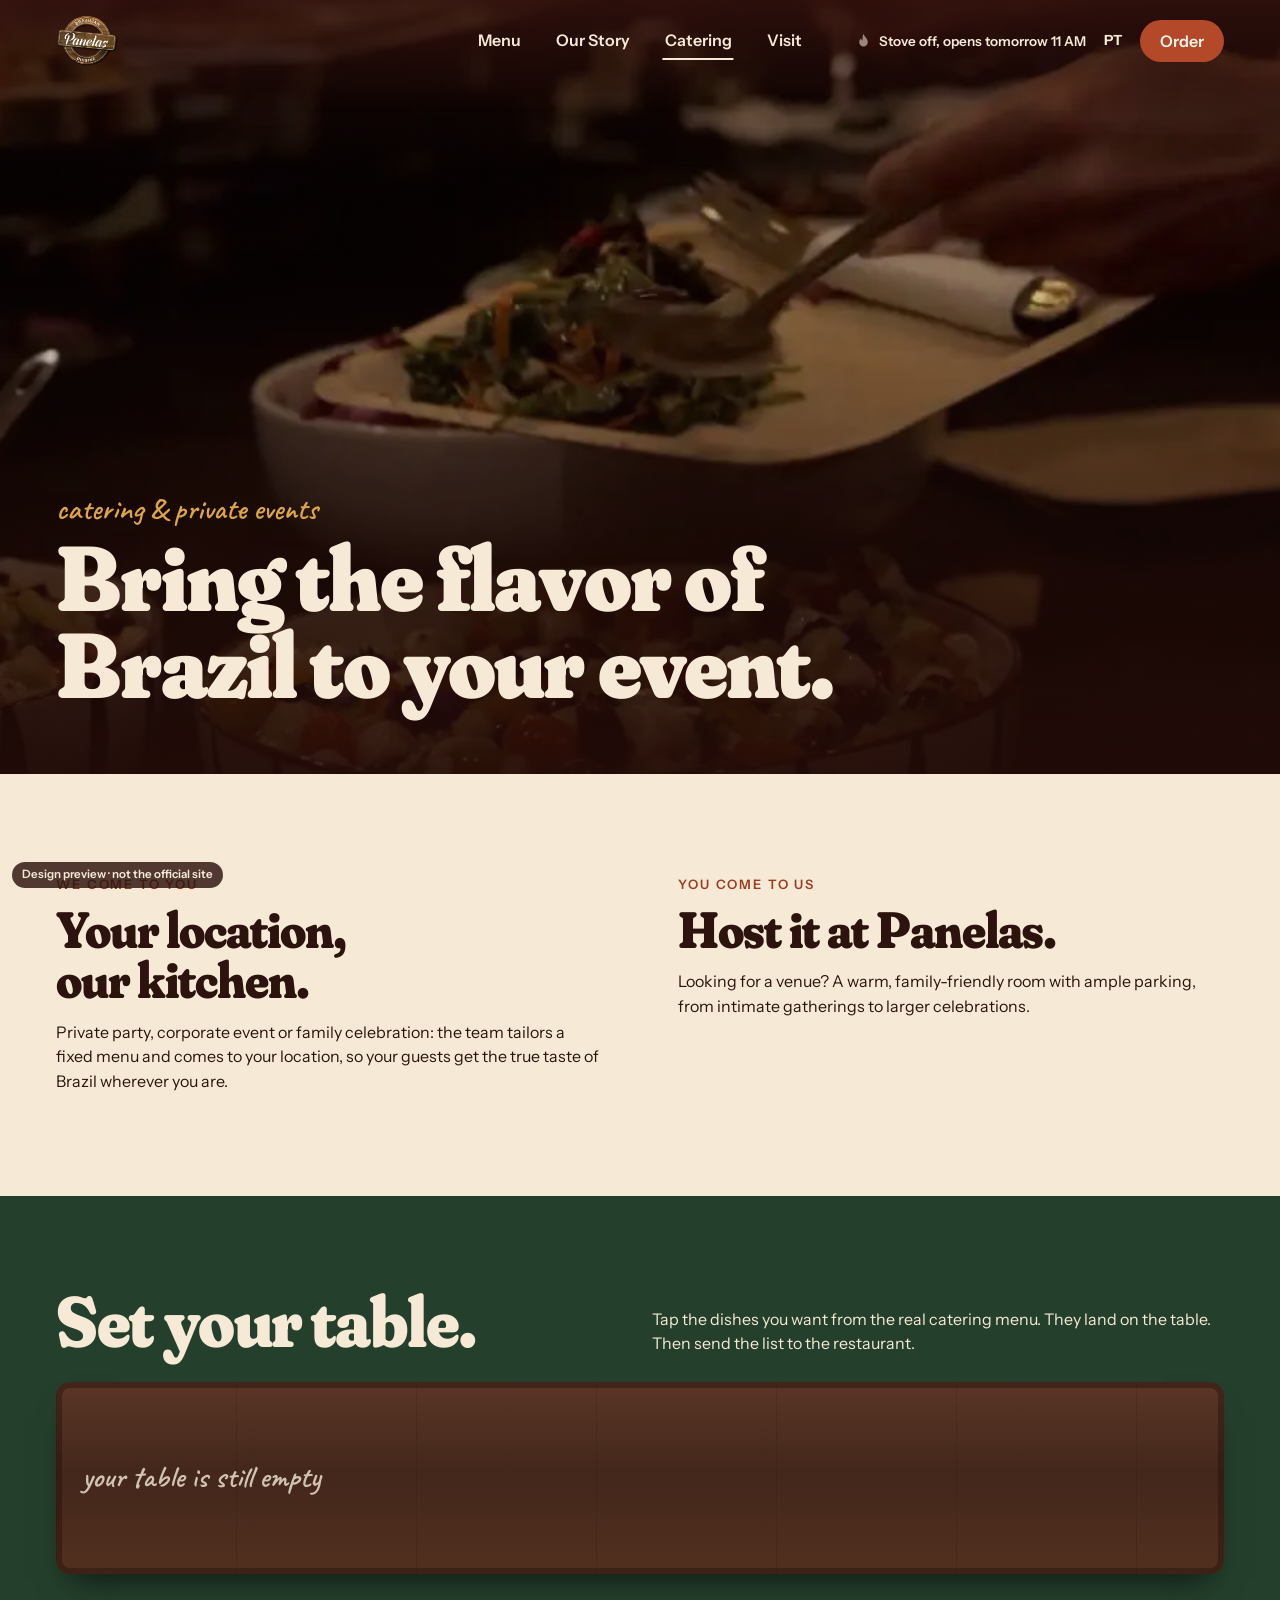
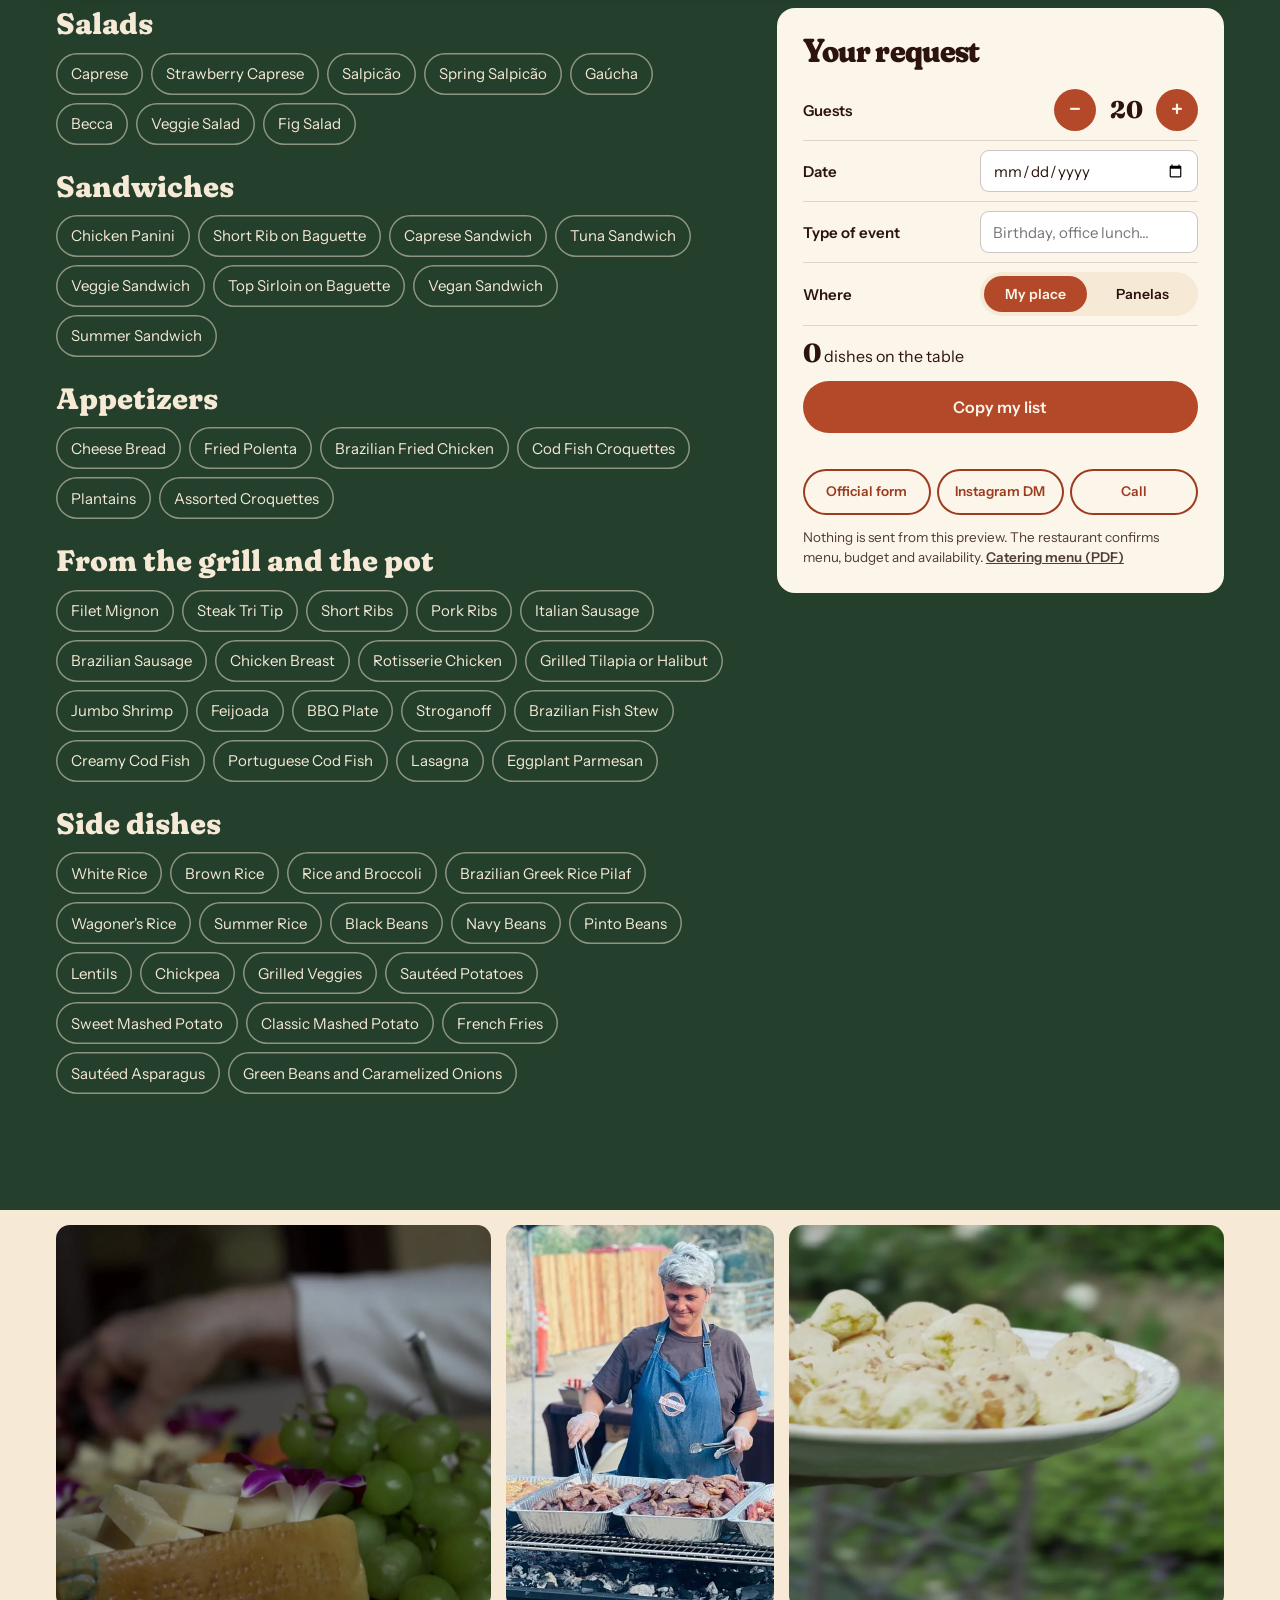
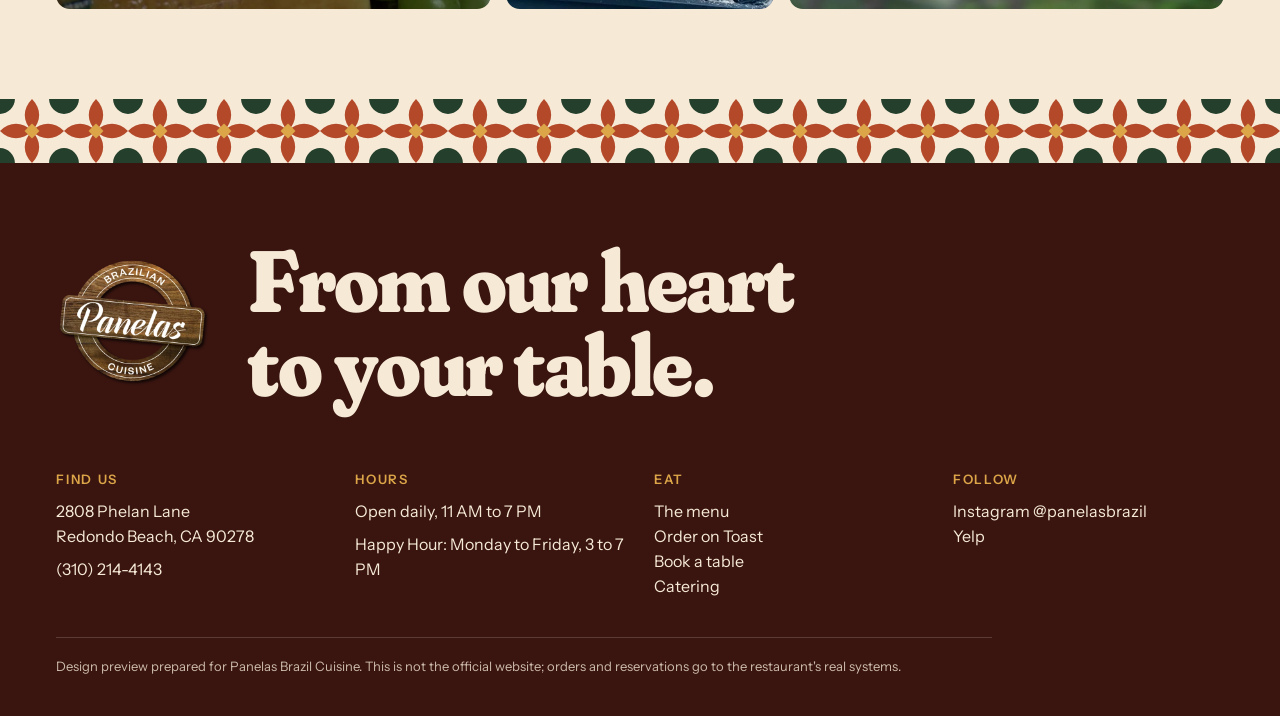
<file: catering.html>
<!doctype html>
<html lang="en">
<head>
<meta charset="utf-8">
<meta name="viewport" content="width=device-width, initial-scale=1">
<title>Catering & Private Events | Panelas Brazil Cuisine</title>
<meta name="description" content="Authentic Brazilian catering at your location, or your event hosted at Panelas in Redondo Beach.">
<meta name="robots" content="noindex">
<meta name="theme-color" content="#b4492a">
<link rel="icon" href="img/logo-64.png">
<link rel="alternate" hreflang="en" href="catering.html">
<link rel="alternate" hreflang="pt-BR" href="pt/catering.html">
<link rel="preload" href="fonts/fraunces-latin-full-normal.woff2" as="font" type="font/woff2" crossorigin>
<link rel="stylesheet" href="css/site.css">
<script>document.documentElement.classList.add('js')</script>
<script type="application/ld+json">{"@context":"https://schema.org","@type":"Restaurant","name":"Panelas Brazil Cuisine","url":"https://www.panelasbrazil.com/","telephone":"(310) 214-4143","image":"https://static.wixstatic.com/media/76a89f_79ff0c2bbfcf42bb80a474979c1e555f~mv2.png","servesCuisine":"Brazilian","priceRange":"$$","acceptsReservations":true,"menu":"https://order.toasttab.com/online/panelas-brazil-cuisine","address":{"@type":"PostalAddress","streetAddress":"2808 Phelan Lane","addressLocality":"Redondo Beach","addressRegion":"CA","postalCode":"90278","addressCountry":"US"},"geo":{"@type":"GeoCoordinates","latitude":33.8808787,"longitude":-118.366089},"openingHoursSpecification":[{"@type":"OpeningHoursSpecification","dayOfWeek":["Monday","Tuesday","Wednesday","Thursday","Friday","Saturday","Sunday"],"opens":"11:00","closes":"19:00"}],"potentialAction":{"@type":"OrderAction","target":"https://order.toasttab.com/online/panelas-brazil-cuisine"},"sameAs":["https://www.instagram.com/panelasbrazil/","https://www.yelp.com/biz/panelas-brazil-cuisine-redondo-beach"]}</script>
</head>
<body class="p-catering" data-lang="en">

<a class="skip" href="#main">Skip to content</a>
<header class="hd" id="hd">
  <a class="hd-logo" href="index.html" aria-label="Panelas Brazil Cuisine"><img src="img/logo.webp" alt="" width="72" height="72"></a>
  <nav class="hd-nav" aria-label="Main">
    <a href="menu.html" >Menu</a>
    <a href="story.html" >Our Story</a>
    <a href="catering.html" aria-current="page">Catering</a>
    <a href="visit.html" >Visit</a>
  </nav>
  <div class="hd-right">
    <a class="stove-status" href="visit.html" data-status><span class="ss-flame"><svg viewBox="0 0 24 24" aria-hidden="true"><path d="M12 2.500c.6 3.800 6 6.300 6 11.800A6 6 0 0 1 6 14.300c0-2.300 1.200-3.900 2.600-5.100.3 1.600 1 2.500 2 3 .2-3.600-.2-6.900 1.400-9.700Z" fill="currentColor"/></svg></span><span data-status-text>Open daily 11 to 7</span></a>
    <a class="lang" href="pt/catering.html" hreflang="pt-BR" lang="pt-BR" aria-label="Ver em português">PT</a>
    <a class="btn btn-sm" href="https://order.toasttab.com/online/panelas-brazil-cuisine" target="_blank" rel="noopener">Order</a>
    <button class="burger-btn" type="button" aria-expanded="false" aria-controls="mnav" aria-label="Open menu"><i></i><i></i></button>
  </div>
</header>
<div class="mnav" id="mnav" hidden>
  <nav aria-label="Mobile">
    <a href="index.html">Home</a><a href="menu.html">Menu</a><a href="story.html">Our Story</a><a href="catering.html">Catering</a><a href="visit.html">Visit</a>
  </nav>
  <p>2808 Phelan Lane, Redondo Beach<br><a href="tel:+13102144143">(310) 214-4143</a></p>
</div>
<main id="main">
<section class="c-hero">
  <video muted loop playsinline autoplay preload="auto" poster="img/poster-catering.webp"><source src="video/catering.mp4" type="video/mp4"></video>
  <div><p class="hand">catering & private events</p><h1>Bring the flavor of Brazil to your event.</h1></div>
</section>
<section class="c-two">
  <article><p class="eyebrow">We come to you</p><h2>Your location, our kitchen.</h2><p>Private party, corporate event or family celebration: the team tailors a fixed menu and comes to your location, so your guests get the true taste of Brazil wherever you are.</p></article>
  <article><p class="eyebrow">You come to us</p><h2>Host it at Panelas.</h2><p>Looking for a venue? A warm, family-friendly room with ample parking, from intimate gatherings to larger celebrations.</p></article>
</section>
<section class="ctable" aria-labelledby="ct-h" data-catering>
  <div class="ct-head">
    <h2 id="ct-h">Set your table.</h2>
    <p>Tap the dishes you want from the real catering menu. They land on the table. Then send the list to the restaurant.</p>
  </div>
  <div class="longtable" aria-hidden="true"><div class="lt-items" id="lt-items"><span class="lt-empty hand">your table is still empty</span></div></div>
  <div class="ct-grid">
    <div class="ct-groups">
      <fieldset><legend>Salads</legend><div class="ct-chips"><button type="button" class="pick" aria-pressed="false" data-item="Caprese">Caprese</button><button type="button" class="pick" aria-pressed="false" data-item="Strawberry Caprese">Strawberry Caprese</button><button type="button" class="pick" aria-pressed="false" data-item="Salpicão">Salpicão</button><button type="button" class="pick" aria-pressed="false" data-item="Spring Salpicão">Spring Salpicão</button><button type="button" class="pick" aria-pressed="false" data-item="Gaúcha">Gaúcha</button><button type="button" class="pick" aria-pressed="false" data-item="Becca">Becca</button><button type="button" class="pick" aria-pressed="false" data-item="Veggie Salad">Veggie Salad</button><button type="button" class="pick" aria-pressed="false" data-item="Fig Salad">Fig Salad</button></div></fieldset><fieldset><legend>Sandwiches</legend><div class="ct-chips"><button type="button" class="pick" aria-pressed="false" data-item="Chicken Panini">Chicken Panini</button><button type="button" class="pick" aria-pressed="false" data-item="Short Rib on Baguette">Short Rib on Baguette</button><button type="button" class="pick" aria-pressed="false" data-item="Caprese Sandwich">Caprese Sandwich</button><button type="button" class="pick" aria-pressed="false" data-item="Tuna Sandwich">Tuna Sandwich</button><button type="button" class="pick" aria-pressed="false" data-item="Veggie Sandwich">Veggie Sandwich</button><button type="button" class="pick" aria-pressed="false" data-item="Top Sirloin on Baguette">Top Sirloin on Baguette</button><button type="button" class="pick" aria-pressed="false" data-item="Vegan Sandwich">Vegan Sandwich</button><button type="button" class="pick" aria-pressed="false" data-item="Summer Sandwich">Summer Sandwich</button></div></fieldset><fieldset><legend>Appetizers</legend><div class="ct-chips"><button type="button" class="pick" aria-pressed="false" data-item="Cheese Bread">Cheese Bread</button><button type="button" class="pick" aria-pressed="false" data-item="Fried Polenta">Fried Polenta</button><button type="button" class="pick" aria-pressed="false" data-item="Brazilian Fried Chicken">Brazilian Fried Chicken</button><button type="button" class="pick" aria-pressed="false" data-item="Cod Fish Croquettes">Cod Fish Croquettes</button><button type="button" class="pick" aria-pressed="false" data-item="Plantains">Plantains</button><button type="button" class="pick" aria-pressed="false" data-item="Assorted Croquettes">Assorted Croquettes</button></div></fieldset><fieldset><legend>From the grill and the pot</legend><div class="ct-chips"><button type="button" class="pick" aria-pressed="false" data-item="Filet Mignon">Filet Mignon</button><button type="button" class="pick" aria-pressed="false" data-item="Steak Tri Tip">Steak Tri Tip</button><button type="button" class="pick" aria-pressed="false" data-item="Short Ribs">Short Ribs</button><button type="button" class="pick" aria-pressed="false" data-item="Pork Ribs">Pork Ribs</button><button type="button" class="pick" aria-pressed="false" data-item="Italian Sausage">Italian Sausage</button><button type="button" class="pick" aria-pressed="false" data-item="Brazilian Sausage">Brazilian Sausage</button><button type="button" class="pick" aria-pressed="false" data-item="Chicken Breast">Chicken Breast</button><button type="button" class="pick" aria-pressed="false" data-item="Rotisserie Chicken">Rotisserie Chicken</button><button type="button" class="pick" aria-pressed="false" data-item="Grilled Tilapia or Halibut">Grilled Tilapia or Halibut</button><button type="button" class="pick" aria-pressed="false" data-item="Jumbo Shrimp">Jumbo Shrimp</button><button type="button" class="pick" aria-pressed="false" data-item="Feijoada">Feijoada</button><button type="button" class="pick" aria-pressed="false" data-item="BBQ Plate">BBQ Plate</button><button type="button" class="pick" aria-pressed="false" data-item="Stroganoff">Stroganoff</button><button type="button" class="pick" aria-pressed="false" data-item="Brazilian Fish Stew">Brazilian Fish Stew</button><button type="button" class="pick" aria-pressed="false" data-item="Creamy Cod Fish">Creamy Cod Fish</button><button type="button" class="pick" aria-pressed="false" data-item="Portuguese Cod Fish">Portuguese Cod Fish</button><button type="button" class="pick" aria-pressed="false" data-item="Lasagna">Lasagna</button><button type="button" class="pick" aria-pressed="false" data-item="Eggplant Parmesan">Eggplant Parmesan</button></div></fieldset><fieldset><legend>Side dishes</legend><div class="ct-chips"><button type="button" class="pick" aria-pressed="false" data-item="White Rice">White Rice</button><button type="button" class="pick" aria-pressed="false" data-item="Brown Rice">Brown Rice</button><button type="button" class="pick" aria-pressed="false" data-item="Rice and Broccoli">Rice and Broccoli</button><button type="button" class="pick" aria-pressed="false" data-item="Brazilian Greek Rice Pilaf">Brazilian Greek Rice Pilaf</button><button type="button" class="pick" aria-pressed="false" data-item="Wagoner's Rice">Wagoner's Rice</button><button type="button" class="pick" aria-pressed="false" data-item="Summer Rice">Summer Rice</button><button type="button" class="pick" aria-pressed="false" data-item="Black Beans">Black Beans</button><button type="button" class="pick" aria-pressed="false" data-item="Navy Beans">Navy Beans</button><button type="button" class="pick" aria-pressed="false" data-item="Pinto Beans">Pinto Beans</button><button type="button" class="pick" aria-pressed="false" data-item="Lentils">Lentils</button><button type="button" class="pick" aria-pressed="false" data-item="Chickpea">Chickpea</button><button type="button" class="pick" aria-pressed="false" data-item="Grilled Veggies">Grilled Veggies</button><button type="button" class="pick" aria-pressed="false" data-item="Sautéed Potatoes">Sautéed Potatoes</button><button type="button" class="pick" aria-pressed="false" data-item="Sweet Mashed Potato">Sweet Mashed Potato</button><button type="button" class="pick" aria-pressed="false" data-item="Classic Mashed Potato">Classic Mashed Potato</button><button type="button" class="pick" aria-pressed="false" data-item="French Fries">French Fries</button><button type="button" class="pick" aria-pressed="false" data-item="Sautéed Asparagus">Sautéed Asparagus</button><button type="button" class="pick" aria-pressed="false" data-item="Green Beans and Caramelized Onions">Green Beans and Caramelized Onions</button></div></fieldset>
    </div>
    <aside class="ct-order">
      <h3>Your request</h3>
      <div class="ct-field"><span id="g-lb">Guests</span><div class="stepper" role="group" aria-labelledby="g-lb"><button type="button" data-step="-5" aria-label="Five fewer">−</button><output id="ct-g">20</output><button type="button" data-step="5" aria-label="Five more">+</button></div></div>
      <label class="ct-field"><span>Date</span><input id="ct-date" type="date"></label>
      <label class="ct-field"><span>Type of event</span><input id="ct-type" type="text" placeholder="Birthday, office lunch..."></label>
      <div class="ct-field"><span>Where</span><div class="seg"><button type="button" class="on" data-where="At my location">My place</button><button type="button" data-where="At Panelas">Panelas</button></div></div>
      <p class="ct-count"><b id="ct-n">0</b> dishes on the table</p>
      <button class="btn" type="button" id="ct-copy">Copy my list</button>
      <p class="ct-status" id="ct-status" role="status"></p>
      <div class="ct-send">
        <a class="btn btn-ghost" href="https://www.panelasbrazil.com/webinar-registration" target="_blank" rel="noopener">Official form</a>
        <a class="btn btn-ghost" href="https://www.instagram.com/panelasbrazil/" target="_blank" rel="noopener">Instagram DM</a>
        <a class="btn btn-ghost" href="tel:+13102144143">Call</a>
      </div>
      <p class="fine">Nothing is sent from this preview. The restaurant confirms menu, budget and availability. <a href="https://www.panelasbrazil.com/_files/ugd/76a89f_f98bc83a57d94445a383d1158af47113.pdf" target="_blank" rel="noopener">Catering menu (PDF)</a></p>
    </aside>
  </div>
</section>
<section class="c-gal">
  <img src="img/board.webp" alt="Cheese and fruit board from a Panelas event" loading="lazy" decoding="async" >
  <img src="img/chef-grill.webp" alt="Grilling at an outdoor event" loading="lazy" decoding="async" >
  <img src="img/pao-hand.webp" alt="Pão de queijo served on a plate" loading="lazy" decoding="async" >
</section></main>

<div class="tile-band " aria-hidden="true"></div>
<footer class="ft">
  <div class="ft-top">
    <img src="img/logo.webp" alt="Panelas Brazilian Cuisine" width="150" height="150" loading="lazy">
    <p class="ft-line">From our heart<br>to your table.</p>
  </div>
  <div class="ft-grid">
    <div><h2>Find us</h2><p><a href="https://www.google.com/maps/dir/?api=1&destination=2808+Phelan+Ln,+Redondo+Beach,+CA+90278" target="_blank" rel="noopener">2808 Phelan Lane<br>Redondo Beach, CA 90278</a></p><p><a href="tel:+13102144143">(310) 214-4143</a></p></div>
    <div><h2>Hours</h2><p>Open daily, 11 AM to 7 PM</p><p>Happy Hour: Monday to Friday, 3 to 7 PM</p></div>
    <div><h2>Eat</h2><p><a href="menu.html">The menu</a><br><a href="https://order.toasttab.com/online/panelas-brazil-cuisine" target="_blank" rel="noopener">Order on Toast</a><br><a href="https://www.panelasbrazil.com/reservations" target="_blank" rel="noopener">Book a table</a><br><a href="catering.html">Catering</a></p></div>
    <div><h2>Follow</h2><p><a href="https://www.instagram.com/panelasbrazil/" target="_blank" rel="noopener">Instagram @panelasbrazil</a><br><a href="https://www.yelp.com/biz/panelas-brazil-cuisine-redondo-beach" target="_blank" rel="noopener">Yelp</a></p></div>
  </div>
  <p class="ft-note">Design preview prepared for Panelas Brazil Cuisine. This is not the official website; orders and reservations go to the restaurant's real systems.</p>
</footer>
<div class="preview-tag">Design preview · not the official site</div>
<nav class="dock" aria-label="Quick actions">
  <a class="dock-main" href="https://order.toasttab.com/online/panelas-brazil-cuisine" target="_blank" rel="noopener"><svg viewBox="0 0 24 24" aria-hidden="true"><path d="M3 11h18a9 9 0 0 1-6 8.500V21H9v-1.500A9 9 0 0 1 3 11ZM8 8c0-1.500 1.500-1.500 1.500-3M12 8c0-1.500 1.500-1.500 1.500-3" fill="none" stroke="currentColor" stroke-width="1.8" stroke-linecap="round" stroke-linejoin="round"/></svg><span>Order</span></a>
  <a href="menu.html"><svg viewBox="0 0 24 24" aria-hidden="true"><circle cx="11" cy="11" r="6.500" fill="none" stroke="currentColor" stroke-width="2"/><path d="m16 16 4.500 4.500" stroke="currentColor" stroke-width="2" stroke-linecap="round"/></svg><span>Menu</span></a>
  <a href="tel:+13102144143"><svg viewBox="0 0 24 24" aria-hidden="true"><path d="M6.6 3.5 9 3l2 4.6-2 1.6a13 13 0 0 0 5.8 5.8l1.6-2 4.6 2-.5 2.4c-.2 1-1 1.7-2 1.6C10.700 18.700 5.300 13.300 5 5.500c-.1-1 .6-1.800 1.600-2Z" fill="none" stroke="currentColor" stroke-width="1.8" stroke-linejoin="round"/></svg><span>Call</span></a>
  <a href="https://www.google.com/maps/dir/?api=1&destination=2808+Phelan+Ln,+Redondo+Beach,+CA+90278" target="_blank" rel="noopener"><svg viewBox="0 0 24 24" aria-hidden="true"><path d="M12 21s7-6.300 7-11.500A7 7 0 0 0 5 9.500C5 14.700 12 21 12 21Z" fill="none" stroke="currentColor" stroke-width="1.8"/><circle cx="12" cy="9.500" r="2.400" fill="none" stroke="currentColor" stroke-width="1.8"/></svg><span>Directions</span></a>
</nav>

<dialog class="sheet" id="sheet" aria-labelledby="sheet-name">
  <button class="sheet-x" type="button" data-close aria-label="Close"><svg viewBox="0 0 24 24" aria-hidden="true"><path d="M6 6l12 12M18 6 6 18" fill="none" stroke="currentColor" stroke-width="2" stroke-linecap="round"/></svg></button>
  <div class="sheet-media" id="sheet-media"></div>
  <div class="sheet-body">
    <p class="eyebrow" id="sheet-sub"></p>
    <h2 id="sheet-name"></h2>
    <p class="sheet-desc" id="sheet-desc"></p>
    <p class="sheet-price"><span id="sheet-price"></span><small id="sheet-hh"></small></p>
    <a class="btn" id="sheet-order" href="https://order.toasttab.com/online/panelas-brazil-cuisine" target="_blank" rel="noopener">Order on Toast<svg viewBox="0 0 24 24" aria-hidden="true"><path d="M4 12h15M13 6l6 6-6 6" fill="none" stroke="currentColor" stroke-width="2" stroke-linecap="round" stroke-linejoin="round"/></svg></a>
    <p class="sheet-note">Toast shows the final price and today's availability at checkout.</p>
  </div>
</dialog>
<script src="vendor/gsap.min.js"></script>
<script src="vendor/ScrollTrigger.min.js"></script>
<script src="vendor/lenis.min.js"></script>
<script src="js/site.js"></script>
</body>
</html>
</file>
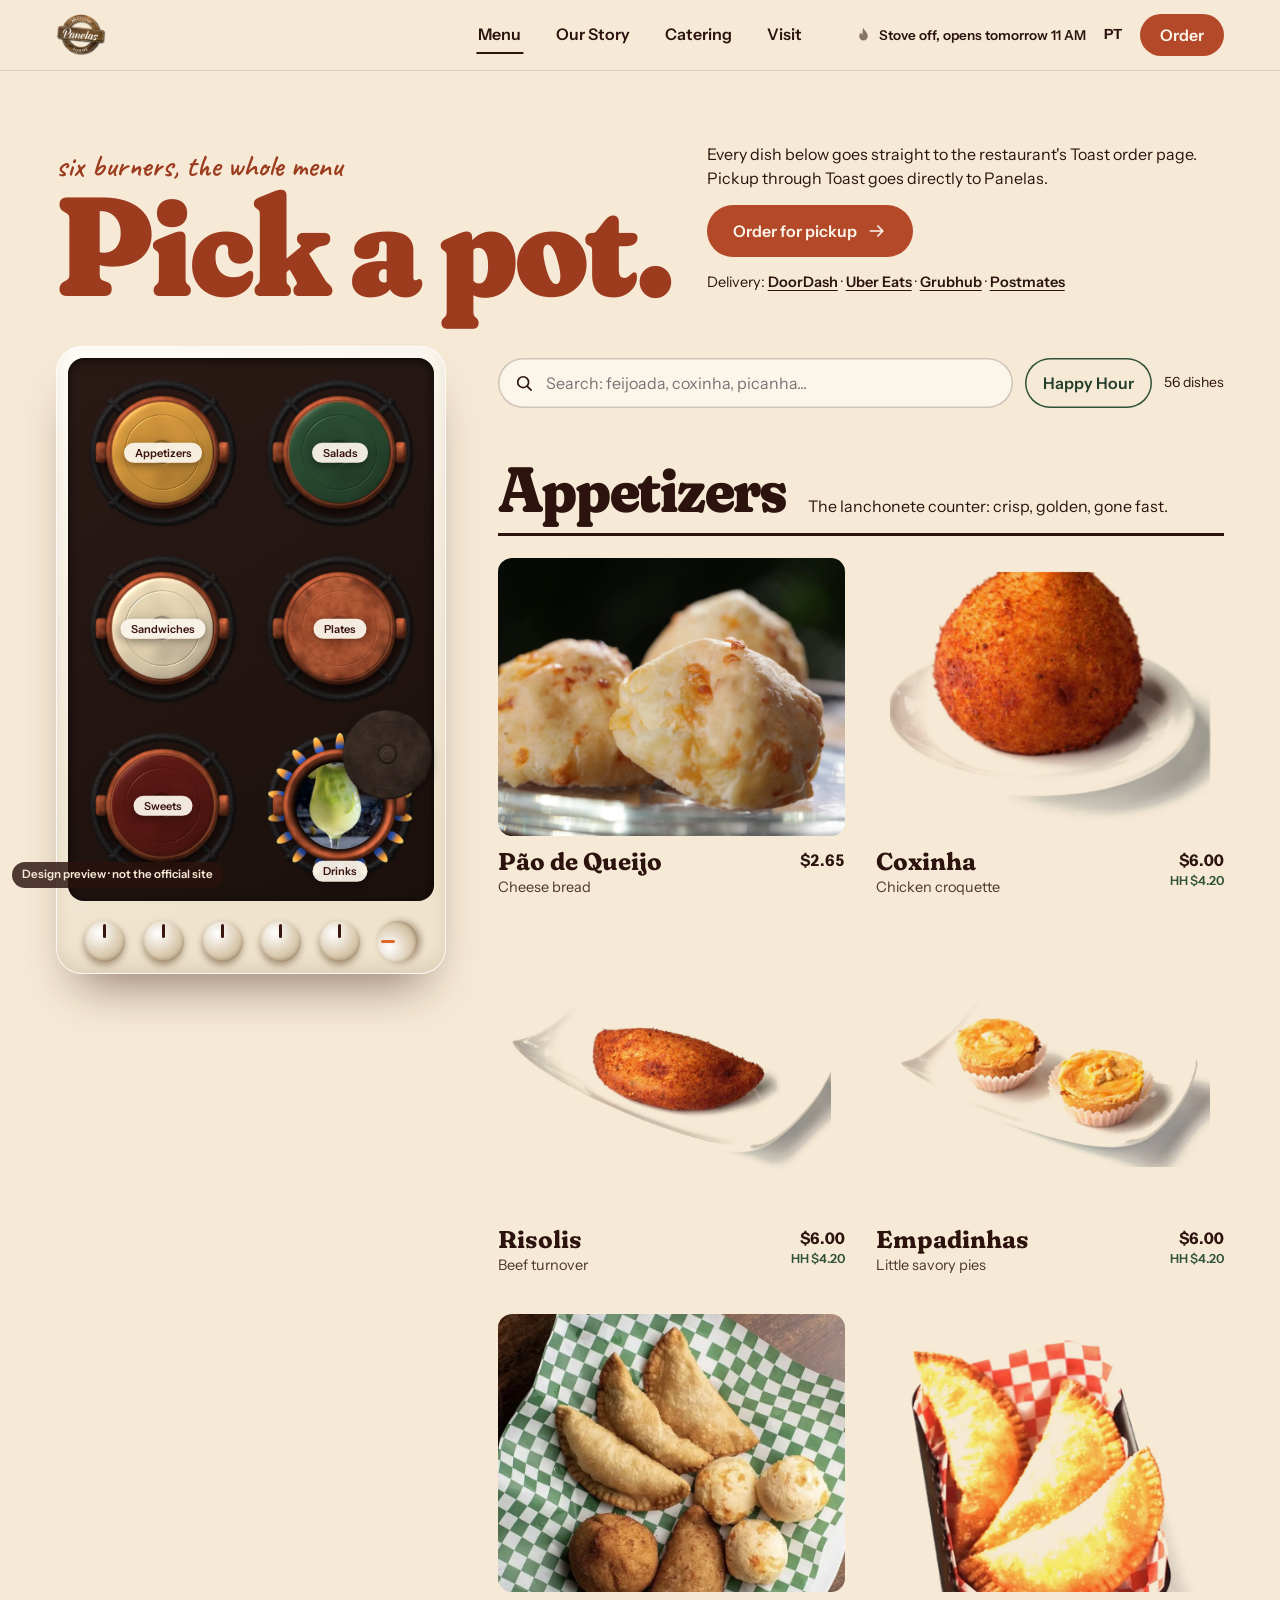
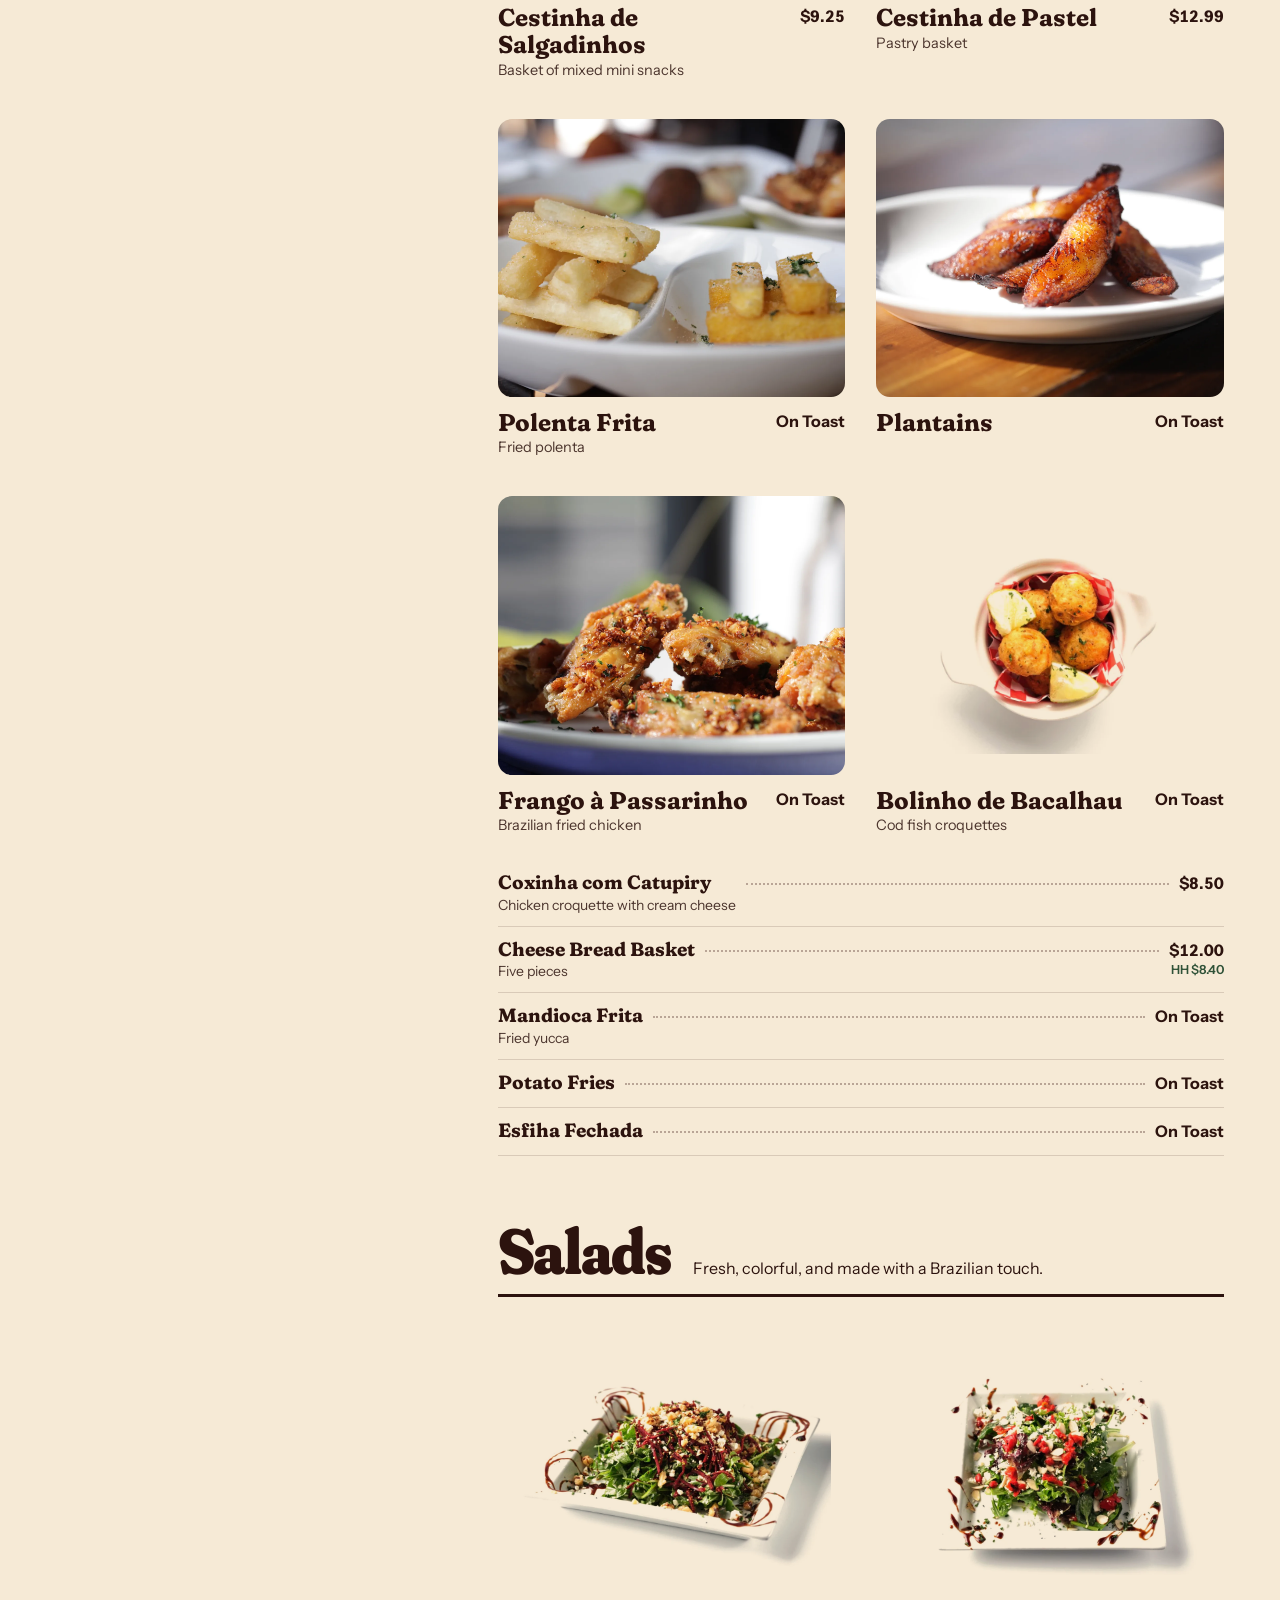
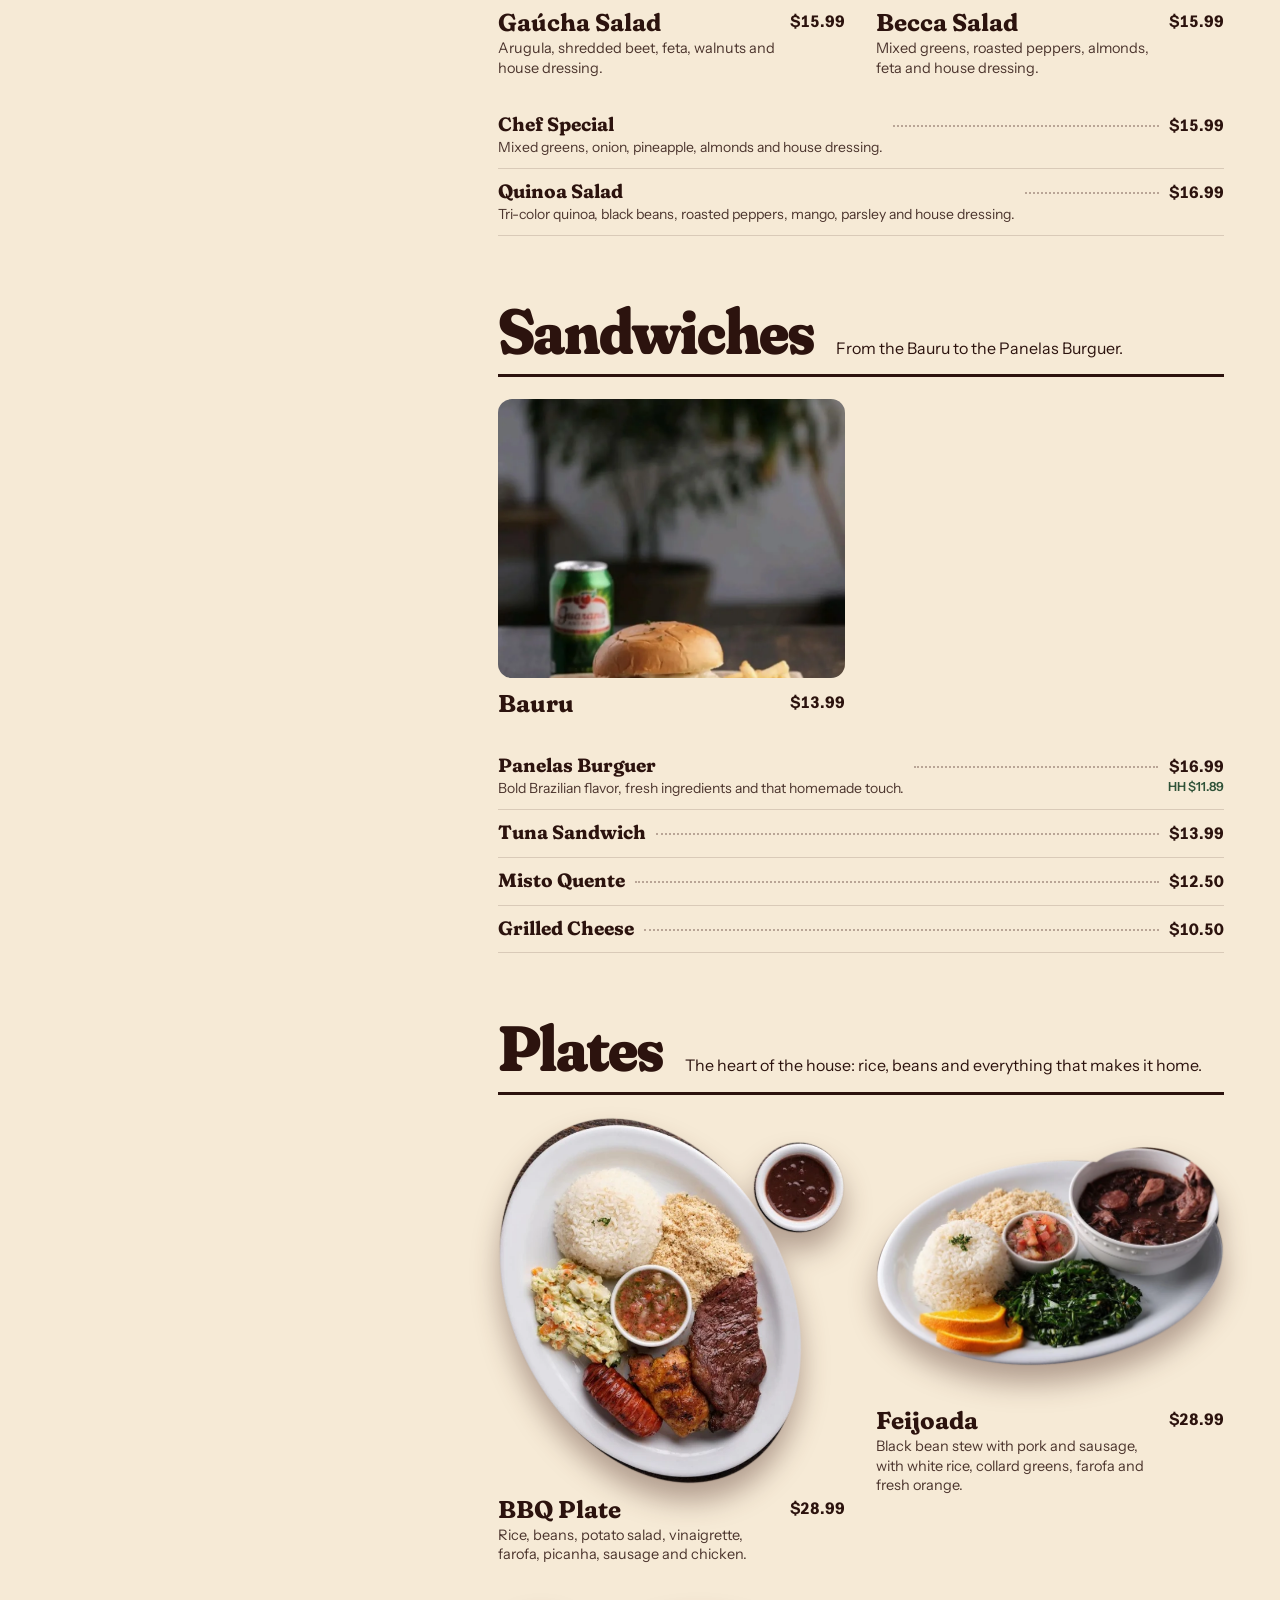
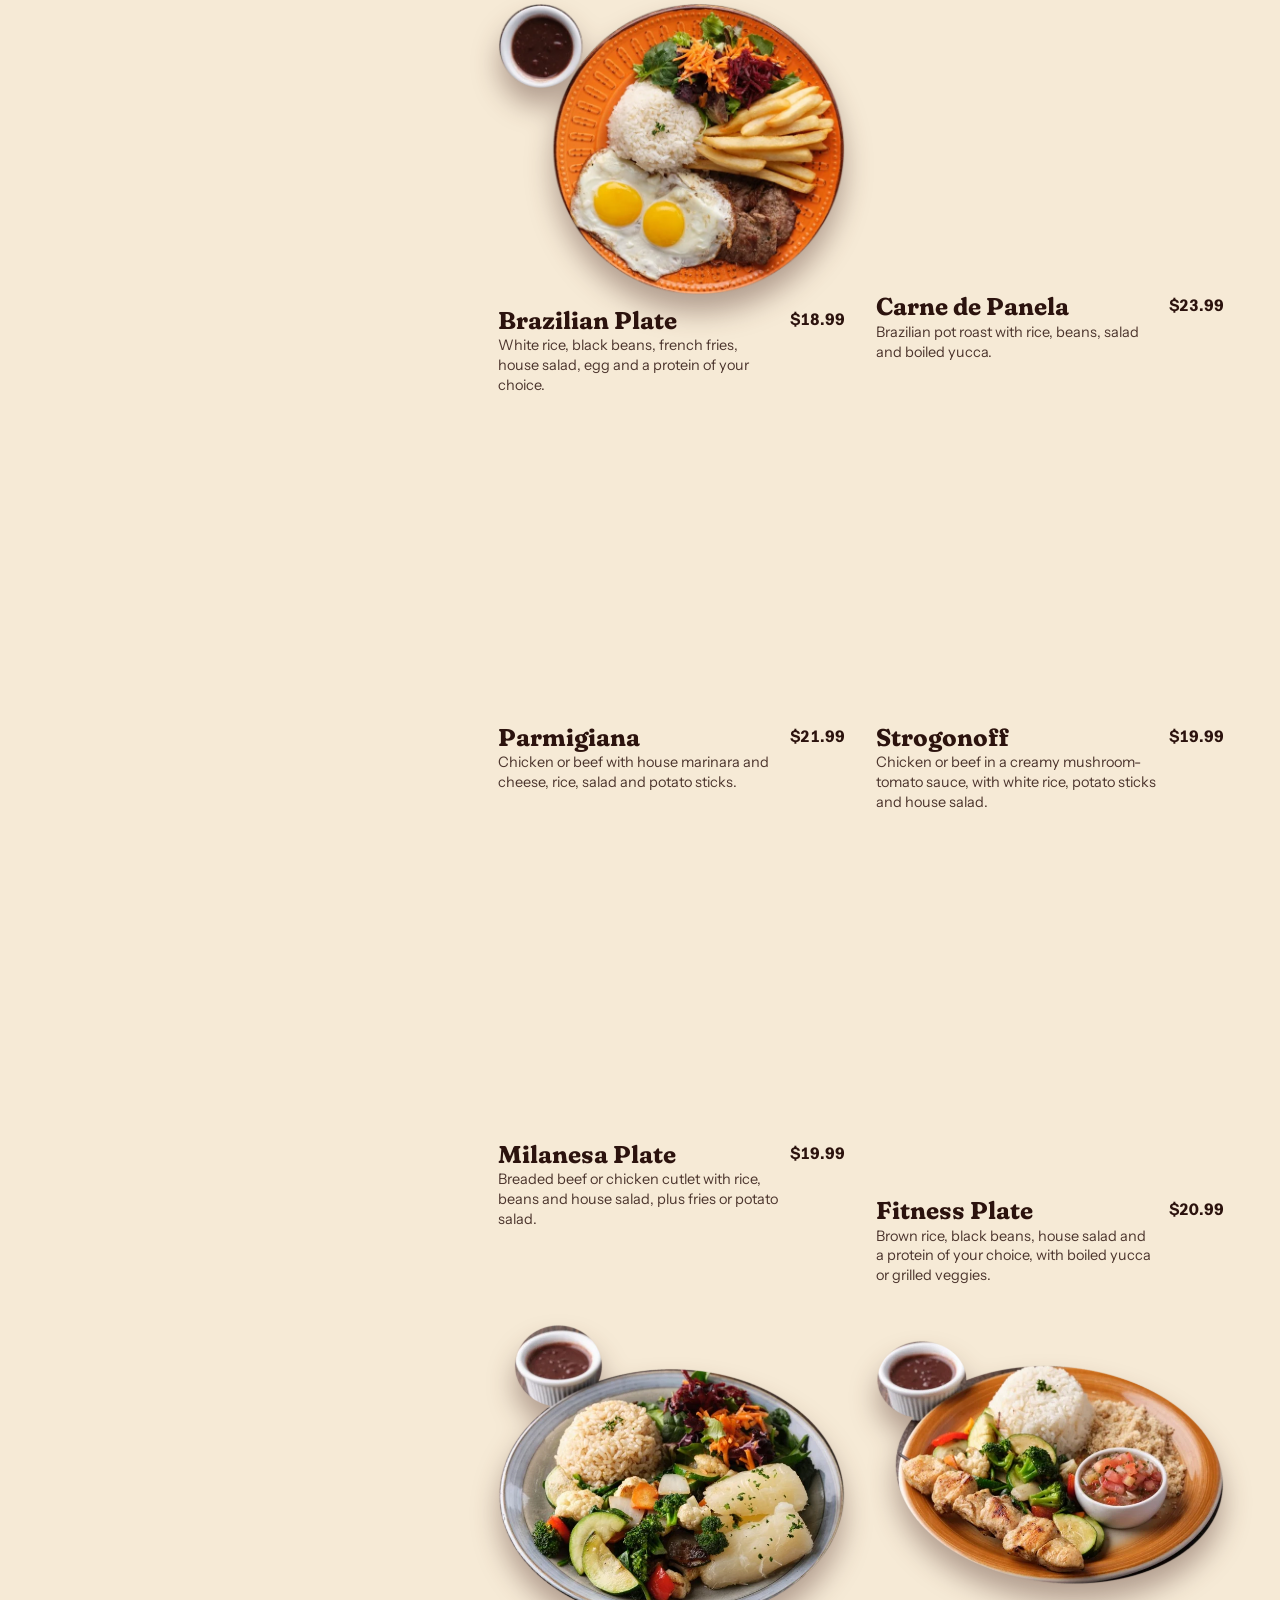
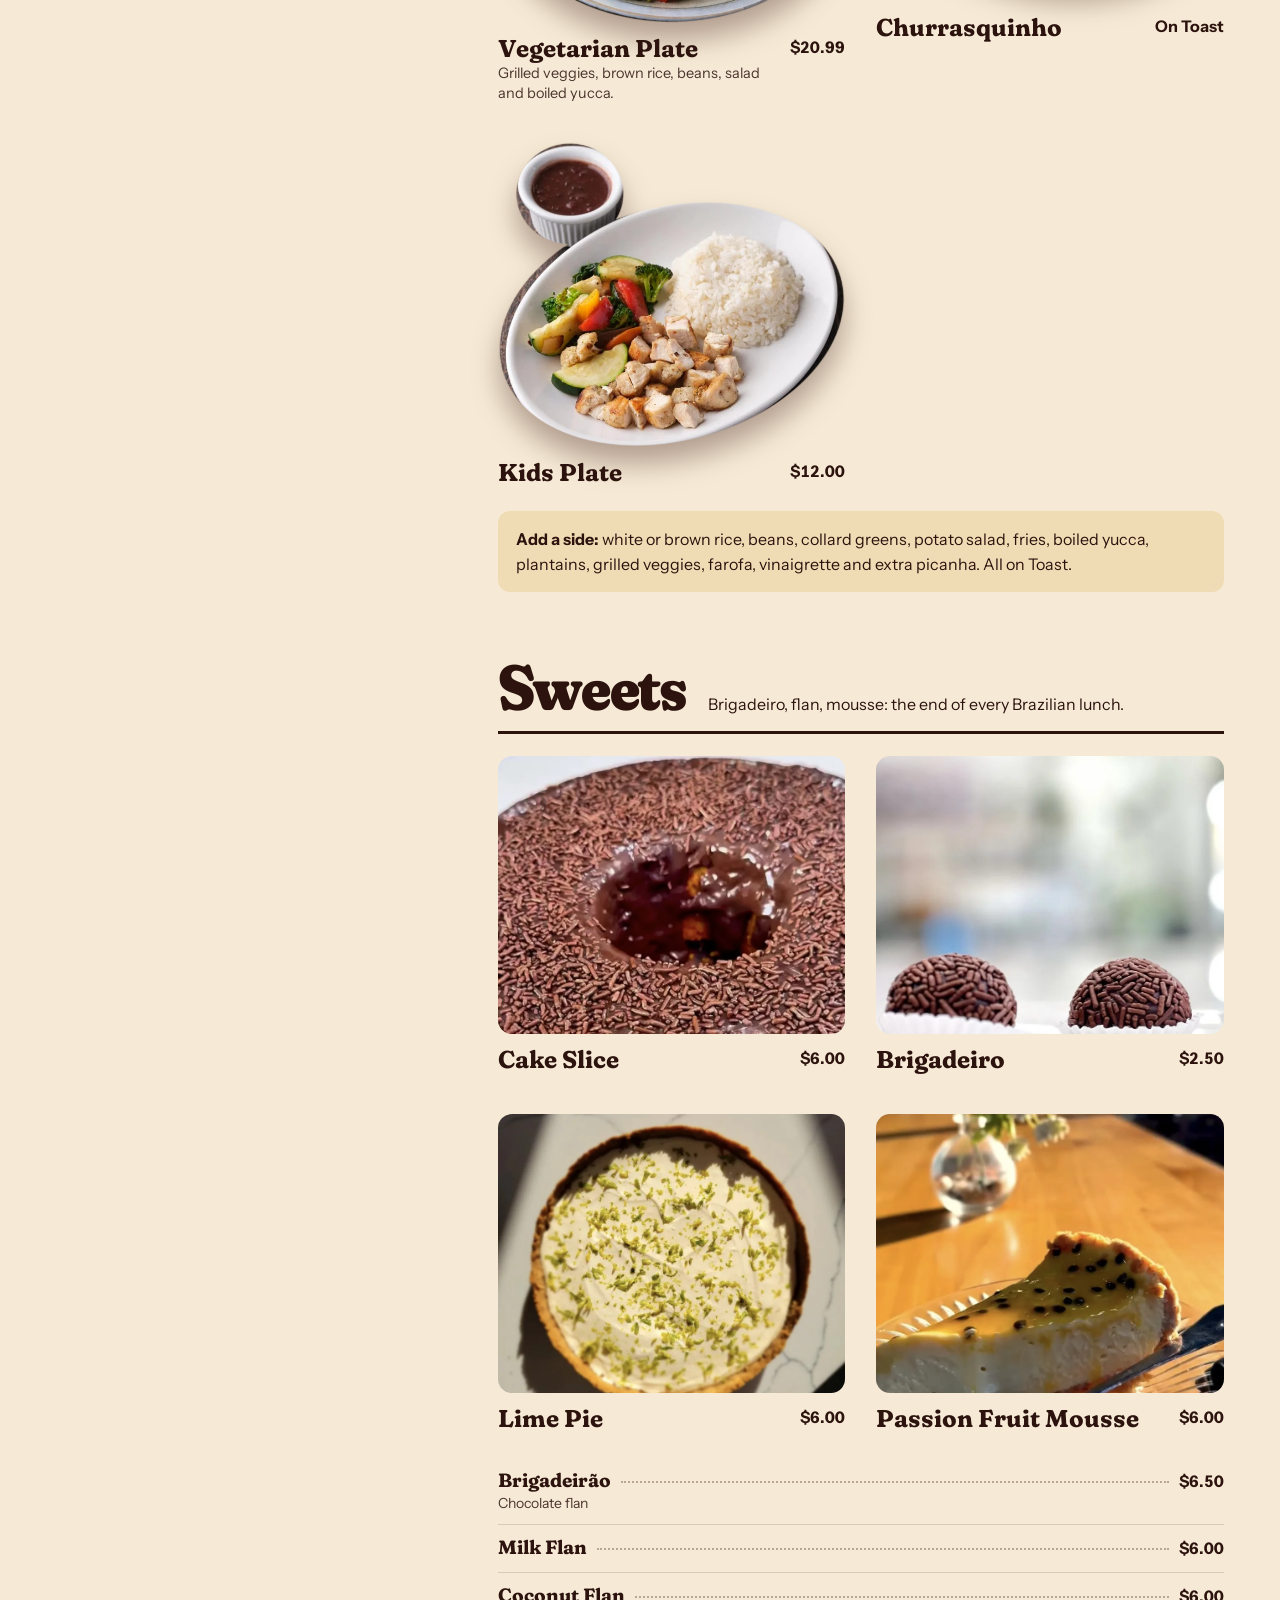
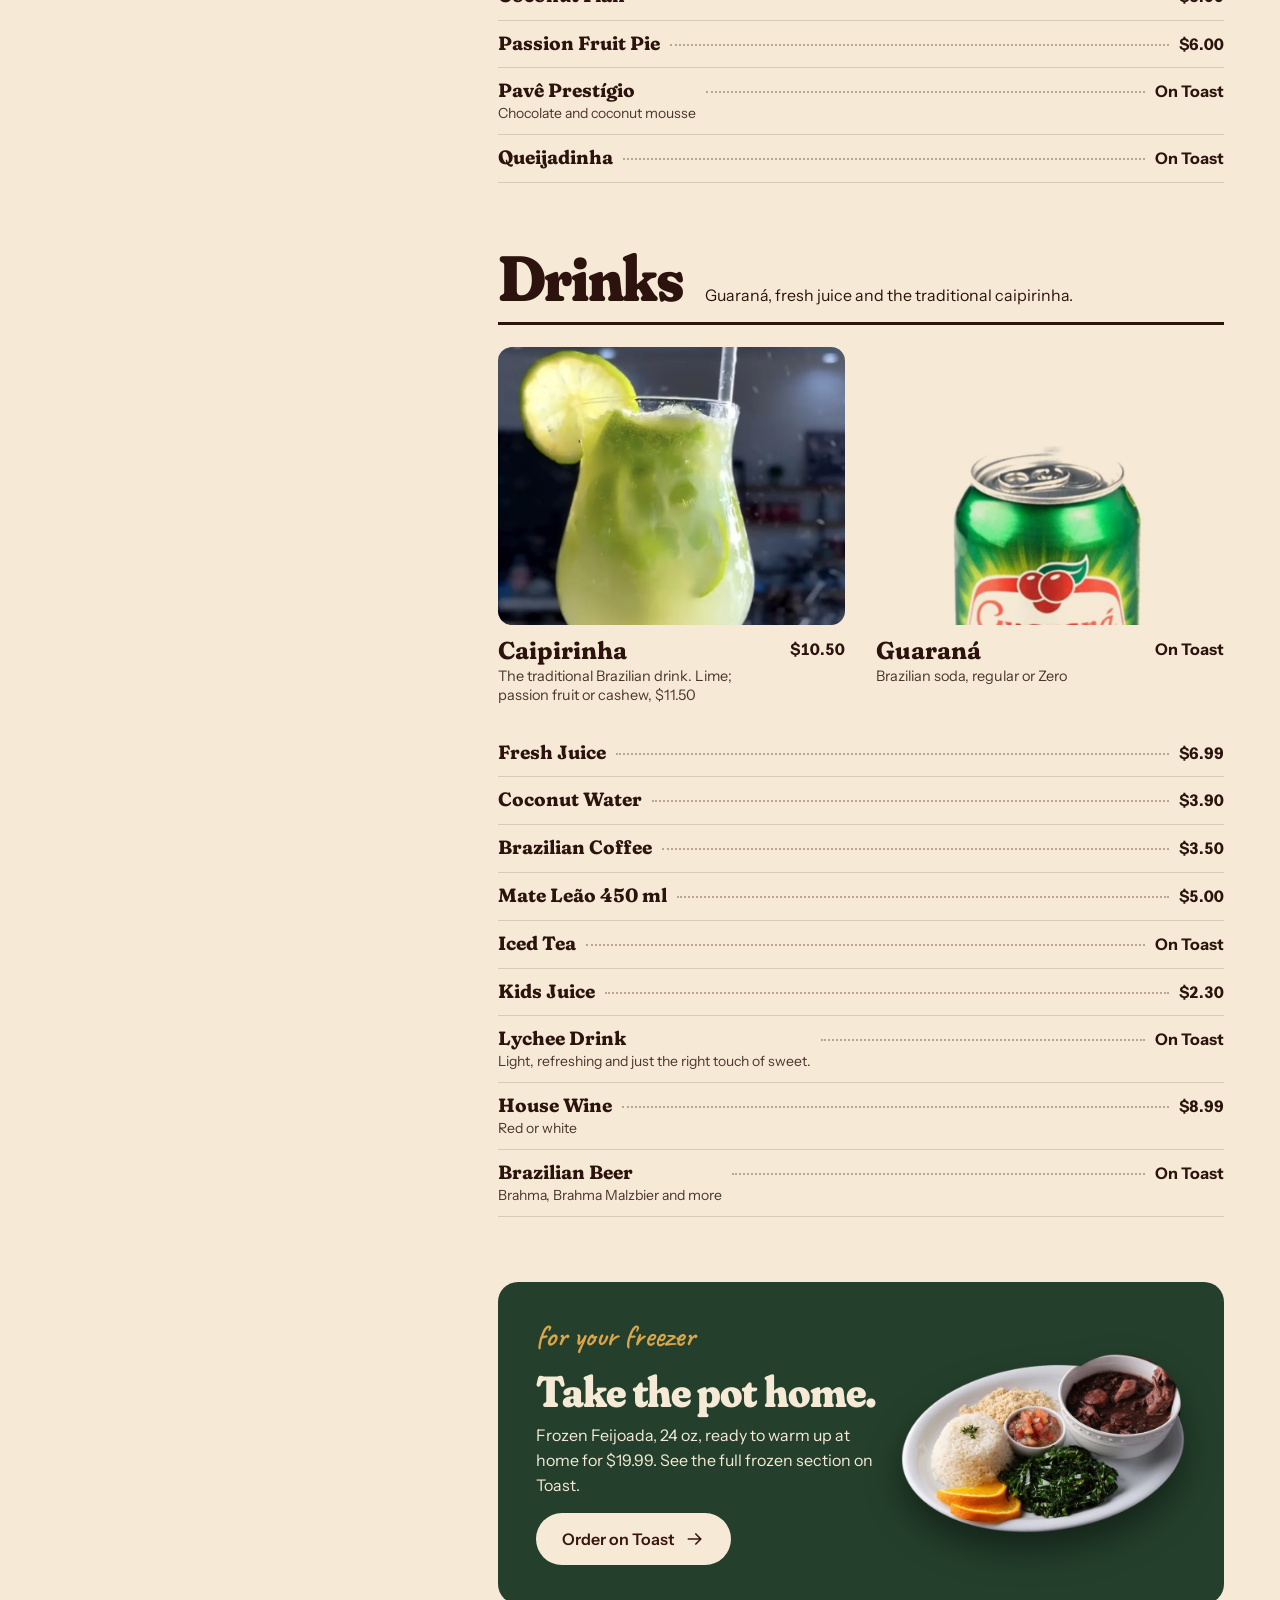
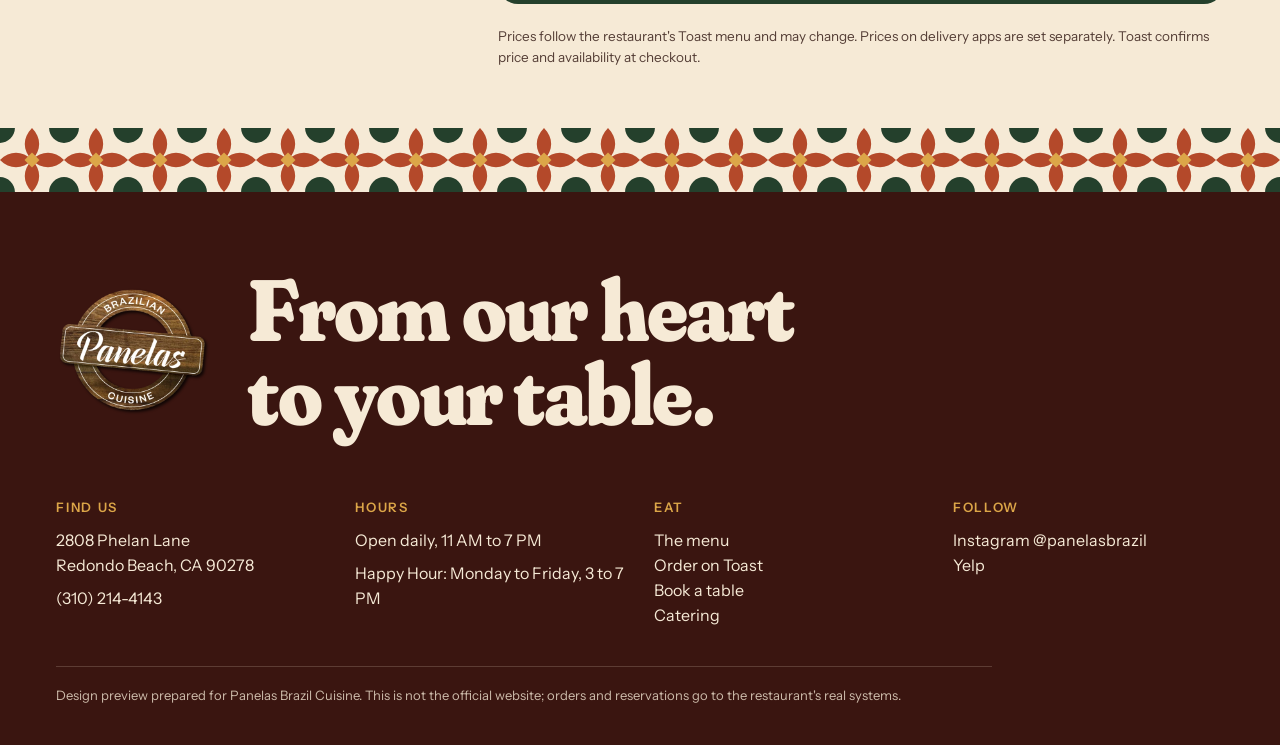
<file: menu.html>
<!doctype html>
<html lang="en">
<head>
<meta charset="utf-8">
<meta name="viewport" content="width=device-width, initial-scale=1">
<title>The Menu | Panelas Brazil Cuisine</title>
<meta name="description" content="Six burners, the whole menu: salgados, salads, sandwiches, plates, sweets and drinks, with direct ordering on Toast.">
<meta name="robots" content="noindex">
<meta name="theme-color" content="#b4492a">
<link rel="icon" href="img/logo-64.png">
<link rel="alternate" hreflang="en" href="menu.html">
<link rel="alternate" hreflang="pt-BR" href="pt/menu.html">
<link rel="preload" href="fonts/fraunces-latin-full-normal.woff2" as="font" type="font/woff2" crossorigin>
<link rel="stylesheet" href="css/site.css">
<script>document.documentElement.classList.add('js')</script>
<script type="application/ld+json">{"@context":"https://schema.org","@type":"Restaurant","name":"Panelas Brazil Cuisine","url":"https://www.panelasbrazil.com/","telephone":"(310) 214-4143","image":"https://static.wixstatic.com/media/76a89f_79ff0c2bbfcf42bb80a474979c1e555f~mv2.png","servesCuisine":"Brazilian","priceRange":"$$","acceptsReservations":true,"menu":"https://order.toasttab.com/online/panelas-brazil-cuisine","address":{"@type":"PostalAddress","streetAddress":"2808 Phelan Lane","addressLocality":"Redondo Beach","addressRegion":"CA","postalCode":"90278","addressCountry":"US"},"geo":{"@type":"GeoCoordinates","latitude":33.8808787,"longitude":-118.366089},"openingHoursSpecification":[{"@type":"OpeningHoursSpecification","dayOfWeek":["Monday","Tuesday","Wednesday","Thursday","Friday","Saturday","Sunday"],"opens":"11:00","closes":"19:00"}],"potentialAction":{"@type":"OrderAction","target":"https://order.toasttab.com/online/panelas-brazil-cuisine"},"sameAs":["https://www.instagram.com/panelasbrazil/","https://www.yelp.com/biz/panelas-brazil-cuisine-redondo-beach"]}</script>
</head>
<body class="p-menu" data-lang="en">

<a class="skip" href="#main">Skip to content</a>
<header class="hd" id="hd">
  <a class="hd-logo" href="index.html" aria-label="Panelas Brazil Cuisine"><img src="img/logo.webp" alt="" width="72" height="72"></a>
  <nav class="hd-nav" aria-label="Main">
    <a href="menu.html" aria-current="page">Menu</a>
    <a href="story.html" >Our Story</a>
    <a href="catering.html" >Catering</a>
    <a href="visit.html" >Visit</a>
  </nav>
  <div class="hd-right">
    <a class="stove-status" href="visit.html" data-status><span class="ss-flame"><svg viewBox="0 0 24 24" aria-hidden="true"><path d="M12 2.500c.6 3.800 6 6.300 6 11.800A6 6 0 0 1 6 14.300c0-2.300 1.200-3.900 2.600-5.100.3 1.600 1 2.500 2 3 .2-3.600-.2-6.900 1.400-9.700Z" fill="currentColor"/></svg></span><span data-status-text>Open daily 11 to 7</span></a>
    <a class="lang" href="pt/menu.html" hreflang="pt-BR" lang="pt-BR" aria-label="Ver em português">PT</a>
    <a class="btn btn-sm" href="https://order.toasttab.com/online/panelas-brazil-cuisine" target="_blank" rel="noopener">Order</a>
    <button class="burger-btn" type="button" aria-expanded="false" aria-controls="mnav" aria-label="Open menu"><i></i><i></i></button>
  </div>
</header>
<div class="mnav" id="mnav" hidden>
  <nav aria-label="Mobile">
    <a href="index.html">Home</a><a href="menu.html">Menu</a><a href="story.html">Our Story</a><a href="catering.html">Catering</a><a href="visit.html">Visit</a>
  </nav>
  <p>2808 Phelan Lane, Redondo Beach<br><a href="tel:+13102144143">(310) 214-4143</a></p>
</div>
<main id="main">
<section class="m-hero">
  <div>
    <p class="hand">six burners, the whole menu</p>
    <h1>Pick a pot.</h1>
  </div>
  <div class="m-hero-side">
    <p>Every dish below goes straight to the restaurant's Toast order page. Pickup through Toast goes directly to Panelas.</p>
    <div class="btn-row"><a class="btn " href="https://order.toasttab.com/online/panelas-brazil-cuisine" target="_blank" rel="noopener">Order for pickup<svg viewBox="0 0 24 24" aria-hidden="true"><path d="M4 12h15M13 6l6 6-6 6" fill="none" stroke="currentColor" stroke-width="2" stroke-linecap="round" stroke-linejoin="round"/></svg></a></div>
    <p class="m-del">Delivery: <a href="https://www.doordash.com/store/panelas-brazil-cuisine-redondo-beach-1339990/" target="_blank" rel="noopener">DoorDash</a> · <a href="https://www.ubereats.com/store/panelas-brazil-cuisine/I2udQBbOQkyT5zEzGJU_tQ" target="_blank" rel="noopener">Uber Eats</a> · <a href="https://www.grubhub.com/restaurant/panelas-brazil-cuisine-2808-phelan-ln-redondo-beach/1754304" target="_blank" rel="noopener">Grubhub</a> · <a href="https://postmates.com/store/panelas-brazil-cuisine/I2udQBbOQkyT5zEzGJU_tQ" target="_blank" rel="noopener">Postmates</a></p>
  </div>
</section>
<div class="m-wrap">
  <aside class="m-side">
    <div class="stove stove-m" data-stove="menu">
      <div class="stove-top"><button class="burner" type="button" data-cat="appetizers" style="--i:0" aria-pressed="false" aria-label="Appetizers">
      <img src="img/grate.webp" alt="" loading="lazy" decoding="async" class="bn-grate"><span class="flames" aria-hidden="true"><i style="--a:0deg;--d:0s"></i><i style="--a:20deg;--d:0.37s"></i><i style="--a:40deg;--d:0.74s"></i><i style="--a:60deg;--d:0.11s"></i><i style="--a:80deg;--d:0.48s"></i><i style="--a:100deg;--d:0.85s"></i><i style="--a:120deg;--d:0.22s"></i><i style="--a:140deg;--d:0.59s"></i><i style="--a:160deg;--d:0.96s"></i><i style="--a:180deg;--d:0.33s"></i><i style="--a:200deg;--d:0.7s"></i><i style="--a:220deg;--d:0.07s"></i><i style="--a:240deg;--d:0.44s"></i><i style="--a:260deg;--d:0.81s"></i><i style="--a:280deg;--d:0.18s"></i><i style="--a:300deg;--d:0.55s"></i><i style="--a:320deg;--d:0.92s"></i><i style="--a:340deg;--d:0.29s"></i></span>
      <span class="bn-pan">
        <span class="bn-food"><img src="img/pao.webp" alt="" loading="lazy" decoding="async" style="object-position:50% 40%"></span>
        <img src="img/pot.webp" alt="" loading="lazy" decoding="async" class="bn-pot">
        <img src="img/lid-farofa.webp" alt="" loading="lazy" decoding="async" class="bn-lid">
      </span>
      <span class="bn-label">Appetizers</span>
    </button><button class="burner" type="button" data-cat="salads" style="--i:1" aria-pressed="false" aria-label="Salads">
      <img src="img/grate.webp" alt="" loading="lazy" decoding="async" class="bn-grate"><span class="flames" aria-hidden="true"><i style="--a:0deg;--d:0s"></i><i style="--a:20deg;--d:0.37s"></i><i style="--a:40deg;--d:0.74s"></i><i style="--a:60deg;--d:0.11s"></i><i style="--a:80deg;--d:0.48s"></i><i style="--a:100deg;--d:0.85s"></i><i style="--a:120deg;--d:0.22s"></i><i style="--a:140deg;--d:0.59s"></i><i style="--a:160deg;--d:0.96s"></i><i style="--a:180deg;--d:0.33s"></i><i style="--a:200deg;--d:0.7s"></i><i style="--a:220deg;--d:0.07s"></i><i style="--a:240deg;--d:0.44s"></i><i style="--a:260deg;--d:0.81s"></i><i style="--a:280deg;--d:0.18s"></i><i style="--a:300deg;--d:0.55s"></i><i style="--a:320deg;--d:0.92s"></i><i style="--a:340deg;--d:0.29s"></i></span>
      <span class="bn-pan">
        <span class="bn-food"><img src="img/w-gaucha.webp" alt="" loading="lazy" decoding="async" style="object-position:50% 50%"></span>
        <img src="img/pot.webp" alt="" loading="lazy" decoding="async" class="bn-pot">
        <img src="img/lid-couve.webp" alt="" loading="lazy" decoding="async" class="bn-lid">
      </span>
      <span class="bn-label">Salads</span>
    </button><button class="burner" type="button" data-cat="sandwiches" style="--i:2" aria-pressed="false" aria-label="Sandwiches">
      <img src="img/grate.webp" alt="" loading="lazy" decoding="async" class="bn-grate"><span class="flames" aria-hidden="true"><i style="--a:0deg;--d:0s"></i><i style="--a:20deg;--d:0.37s"></i><i style="--a:40deg;--d:0.74s"></i><i style="--a:60deg;--d:0.11s"></i><i style="--a:80deg;--d:0.48s"></i><i style="--a:100deg;--d:0.85s"></i><i style="--a:120deg;--d:0.22s"></i><i style="--a:140deg;--d:0.59s"></i><i style="--a:160deg;--d:0.96s"></i><i style="--a:180deg;--d:0.33s"></i><i style="--a:200deg;--d:0.7s"></i><i style="--a:220deg;--d:0.07s"></i><i style="--a:240deg;--d:0.44s"></i><i style="--a:260deg;--d:0.81s"></i><i style="--a:280deg;--d:0.18s"></i><i style="--a:300deg;--d:0.55s"></i><i style="--a:320deg;--d:0.92s"></i><i style="--a:340deg;--d:0.29s"></i></span>
      <span class="bn-pan">
        <span class="bn-food"><img src="img/burger.webp" alt="" loading="lazy" decoding="async" style="object-position:50% 62%"></span>
        <img src="img/pot.webp" alt="" loading="lazy" decoding="async" class="bn-pot">
        <img src="img/lid-cream.webp" alt="" loading="lazy" decoding="async" class="bn-lid">
      </span>
      <span class="bn-label">Sandwiches</span>
    </button><button class="burner" type="button" data-cat="plates" style="--i:3" aria-pressed="false" aria-label="Plates">
      <img src="img/grate.webp" alt="" loading="lazy" decoding="async" class="bn-grate"><span class="flames" aria-hidden="true"><i style="--a:0deg;--d:0s"></i><i style="--a:20deg;--d:0.37s"></i><i style="--a:40deg;--d:0.74s"></i><i style="--a:60deg;--d:0.11s"></i><i style="--a:80deg;--d:0.48s"></i><i style="--a:100deg;--d:0.85s"></i><i style="--a:120deg;--d:0.22s"></i><i style="--a:140deg;--d:0.59s"></i><i style="--a:160deg;--d:0.96s"></i><i style="--a:180deg;--d:0.33s"></i><i style="--a:200deg;--d:0.7s"></i><i style="--a:220deg;--d:0.07s"></i><i style="--a:240deg;--d:0.44s"></i><i style="--a:260deg;--d:0.81s"></i><i style="--a:280deg;--d:0.18s"></i><i style="--a:300deg;--d:0.55s"></i><i style="--a:320deg;--d:0.92s"></i><i style="--a:340deg;--d:0.29s"></i></span>
      <span class="bn-pan">
        <span class="bn-food"><img src="img/plate-bbq.webp" alt="" loading="lazy" decoding="async" style="object-position:50% 50%"></span>
        <img src="img/pot.webp" alt="" loading="lazy" decoding="async" class="bn-pot">
        <img src="img/lid-clay.webp" alt="" loading="lazy" decoding="async" class="bn-lid">
      </span>
      <span class="bn-label">Plates</span>
    </button><button class="burner" type="button" data-cat="sweets" style="--i:4" aria-pressed="false" aria-label="Sweets">
      <img src="img/grate.webp" alt="" loading="lazy" decoding="async" class="bn-grate"><span class="flames" aria-hidden="true"><i style="--a:0deg;--d:0s"></i><i style="--a:20deg;--d:0.37s"></i><i style="--a:40deg;--d:0.74s"></i><i style="--a:60deg;--d:0.11s"></i><i style="--a:80deg;--d:0.48s"></i><i style="--a:100deg;--d:0.85s"></i><i style="--a:120deg;--d:0.22s"></i><i style="--a:140deg;--d:0.59s"></i><i style="--a:160deg;--d:0.96s"></i><i style="--a:180deg;--d:0.33s"></i><i style="--a:200deg;--d:0.7s"></i><i style="--a:220deg;--d:0.07s"></i><i style="--a:240deg;--d:0.44s"></i><i style="--a:260deg;--d:0.81s"></i><i style="--a:280deg;--d:0.18s"></i><i style="--a:300deg;--d:0.55s"></i><i style="--a:320deg;--d:0.92s"></i><i style="--a:340deg;--d:0.29s"></i></span>
      <span class="bn-pan">
        <span class="bn-food"><img src="img/limepie.webp" alt="" loading="lazy" decoding="async" style="object-position:50% 50%"></span>
        <img src="img/pot.webp" alt="" loading="lazy" decoding="async" class="bn-pot">
        <img src="img/lid-oxblood.webp" alt="" loading="lazy" decoding="async" class="bn-lid">
      </span>
      <span class="bn-label">Sweets</span>
    </button><button class="burner" type="button" data-cat="drinks" style="--i:5" aria-pressed="false" aria-label="Drinks">
      <img src="img/grate.webp" alt="" loading="lazy" decoding="async" class="bn-grate"><span class="flames" aria-hidden="true"><i style="--a:0deg;--d:0s"></i><i style="--a:20deg;--d:0.37s"></i><i style="--a:40deg;--d:0.74s"></i><i style="--a:60deg;--d:0.11s"></i><i style="--a:80deg;--d:0.48s"></i><i style="--a:100deg;--d:0.85s"></i><i style="--a:120deg;--d:0.22s"></i><i style="--a:140deg;--d:0.59s"></i><i style="--a:160deg;--d:0.96s"></i><i style="--a:180deg;--d:0.33s"></i><i style="--a:200deg;--d:0.7s"></i><i style="--a:220deg;--d:0.07s"></i><i style="--a:240deg;--d:0.44s"></i><i style="--a:260deg;--d:0.81s"></i><i style="--a:280deg;--d:0.18s"></i><i style="--a:300deg;--d:0.55s"></i><i style="--a:320deg;--d:0.92s"></i><i style="--a:340deg;--d:0.29s"></i></span>
      <span class="bn-pan">
        <span class="bn-food"><img src="img/caipirinha.webp" alt="" loading="lazy" decoding="async" style="object-position:50% 30%"></span>
        <img src="img/pot.webp" alt="" loading="lazy" decoding="async" class="bn-pot">
        <img src="img/lid-black.webp" alt="" loading="lazy" decoding="async" class="bn-lid">
      </span>
      <span class="bn-label">Drinks</span>
    </button></div>
      <div class="stove-panel"><button class="knob" type="button" data-cat="appetizers" tabindex="-1" aria-hidden="true"><i></i></button><button class="knob" type="button" data-cat="salads" tabindex="-1" aria-hidden="true"><i></i></button><button class="knob" type="button" data-cat="sandwiches" tabindex="-1" aria-hidden="true"><i></i></button><button class="knob" type="button" data-cat="plates" tabindex="-1" aria-hidden="true"><i></i></button><button class="knob" type="button" data-cat="sweets" tabindex="-1" aria-hidden="true"><i></i></button><button class="knob" type="button" data-cat="drinks" tabindex="-1" aria-hidden="true"><i></i></button></div>
    </div>
  </aside>
  <div class="m-main">
    <div class="m-tools">
      <label class="m-search"><svg viewBox="0 0 24 24" aria-hidden="true"><circle cx="11" cy="11" r="6.500" fill="none" stroke="currentColor" stroke-width="2"/><path d="m16 16 4.500 4.500" stroke="currentColor" stroke-width="2" stroke-linecap="round"/></svg><span class="vh">Search the menu</span><input id="m-q" type="search" placeholder="Search: feijoada, coxinha, picanha..." autocomplete="off"></label>
      <button class="chip" type="button" id="m-hh" aria-pressed="false">Happy Hour</button>
      <p class="m-count" aria-live="polite"><span id="m-n">56</span> dishes</p>
    </div>
    <section class="m-cat" id="appetizers" data-cat="appetizers" aria-labelledby="h-appetizers">
        <header><h2 id="h-appetizers">Appetizers</h2><p>The lanchonete counter: crisp, golden, gone fast.</p></header>
        <div class="m-grid"><button class="dish photo" type="button" data-dish="pao" data-name="Pão de Queijo" data-sub="Cheese bread" data-desc="Gluten-free, made with cassava starch and Minas cheese." data-price="$2.65" data-hh="" data-img="pao" data-kind="photo" data-toast="https://order.toasttab.com/online/panelas-brazil-cuisine" data-s="pão de queijo pão de queijo cheese bread gluten-free, made with cassava starch and minas cheese.">
          <span class="dish-img"><img src="img/pao.webp" alt="Pão de Queijo" loading="lazy" decoding="async" ></span>
          <span class="dish-tx"><b>Pão de Queijo</b><small>Cheese bread</small></span>
          <span class="dish-p">$2.65</span>
        </button><button class="dish w" type="button" data-dish="coxinha" data-name="Coxinha" data-sub="Chicken croquette" data-desc="Traditional croquette of seasoned shredded chicken." data-price="$6.00" data-hh="$4.20" data-img="w-coxinha" data-kind="w" data-toast="https://order.toasttab.com/online/panelas-brazil-cuisine" data-s="coxinha coxinha chicken croquette traditional croquette of seasoned shredded chicken.">
          <span class="dish-img"><img src="img/w-coxinha.webp" alt="Coxinha" loading="lazy" decoding="async" ></span>
          <span class="dish-tx"><b>Coxinha</b><small>Chicken croquette</small></span>
          <span class="dish-p">$6.00<i>HH $4.20</i></span>
        </button><button class="dish w" type="button" data-dish="risolis" data-name="Risolis" data-sub="Beef turnover" data-desc="Crisp pastry filled with seasoned ground beef, breaded and fried." data-price="$6.00" data-hh="$4.20" data-img="w-risoli" data-kind="w" data-toast="https://order.toasttab.com/online/panelas-brazil-cuisine" data-s="risolis risolis beef turnover crisp pastry filled with seasoned ground beef, breaded and fried.">
          <span class="dish-img"><img src="img/w-risoli.webp" alt="Risolis" loading="lazy" decoding="async" ></span>
          <span class="dish-tx"><b>Risolis</b><small>Beef turnover</small></span>
          <span class="dish-p">$6.00<i>HH $4.20</i></span>
        </button><button class="dish w" type="button" data-dish="empadinhas" data-name="Empadinhas" data-sub="Little savory pies" data-desc="Small buttery pies with chicken, shrimp or heart of palm." data-price="$6.00" data-hh="$4.20" data-img="w-empadinha" data-kind="w" data-toast="https://order.toasttab.com/online/panelas-brazil-cuisine" data-s="empadinhas empadinhas little savory pies small buttery pies with chicken, shrimp or heart of palm.">
          <span class="dish-img"><img src="img/w-empadinha.webp" alt="Empadinhas" loading="lazy" decoding="async" ></span>
          <span class="dish-tx"><b>Empadinhas</b><small>Little savory pies</small></span>
          <span class="dish-p">$6.00<i>HH $4.20</i></span>
        </button><button class="dish photo" type="button" data-dish="salgadinhos" data-name="Cestinha de Salgadinhos" data-sub="Basket of mixed mini snacks" data-desc="" data-price="$9.25" data-hh="" data-img="salgados" data-kind="photo" data-toast="https://order.toasttab.com/online/panelas-brazil-cuisine/item-cestinha-de-salgadinhos_693bc213-39e0-4b5a-8a60-ec9fd3b1f2e5" data-s="cestinha de salgadinhos cestinha de salgadinhos basket of mixed mini snacks ">
          <span class="dish-img"><img src="img/salgados.webp" alt="Cestinha de Salgadinhos" loading="lazy" decoding="async" ></span>
          <span class="dish-tx"><b>Cestinha de Salgadinhos</b><small>Basket of mixed mini snacks</small></span>
          <span class="dish-p">$9.25</span>
        </button><button class="dish w" type="button" data-dish="pastel" data-name="Cestinha de Pastel" data-sub="Pastry basket" data-desc="" data-price="$12.99" data-hh="" data-img="w-pastel" data-kind="w" data-toast="https://order.toasttab.com/online/panelas-brazil-cuisine" data-s="cestinha de pastel cestinha de pastel pastry basket ">
          <span class="dish-img"><img src="img/w-pastel.webp" alt="Cestinha de Pastel" loading="lazy" decoding="async" ></span>
          <span class="dish-tx"><b>Cestinha de Pastel</b><small>Pastry basket</small></span>
          <span class="dish-p">$12.99</span>
        </button><button class="dish photo" type="button" data-dish="polenta" data-name="Polenta Frita" data-sub="Fried polenta" data-desc="Crispy outside, creamy inside." data-price="" data-hh="" data-img="polenta" data-kind="photo" data-toast="https://order.toasttab.com/online/panelas-brazil-cuisine" data-s="polenta frita polenta frita fried polenta crispy outside, creamy inside.">
          <span class="dish-img"><img src="img/polenta.webp" alt="Polenta Frita" loading="lazy" decoding="async" ></span>
          <span class="dish-tx"><b>Polenta Frita</b><small>Fried polenta</small></span>
          <span class="dish-p">On Toast</span>
        </button><button class="dish photo" type="button" data-dish="plantains" data-name="Plantains" data-sub="" data-desc="" data-price="" data-hh="" data-img="plantain" data-kind="photo" data-toast="https://order.toasttab.com/online/panelas-brazil-cuisine" data-s="plantains banana-da-terra  ">
          <span class="dish-img"><img src="img/plantain.webp" alt="Plantains" loading="lazy" decoding="async" ></span>
          <span class="dish-tx"><b>Plantains</b><small></small></span>
          <span class="dish-p">On Toast</span>
        </button><button class="dish photo" type="button" data-dish="frango" data-name="Frango à Passarinho" data-sub="Brazilian fried chicken" data-desc="" data-price="" data-hh="" data-img="frango" data-kind="photo" data-toast="https://order.toasttab.com/online/panelas-brazil-cuisine" data-s="frango à passarinho frango à passarinho brazilian fried chicken ">
          <span class="dish-img"><img src="img/frango.webp" alt="Frango à Passarinho" loading="lazy" decoding="async" ></span>
          <span class="dish-tx"><b>Frango à Passarinho</b><small>Brazilian fried chicken</small></span>
          <span class="dish-p">On Toast</span>
        </button><button class="dish w" type="button" data-dish="bacalhau" data-name="Bolinho de Bacalhau" data-sub="Cod fish croquettes" data-desc="" data-price="" data-hh="" data-img="w-bolinho" data-kind="w" data-toast="https://order.toasttab.com/online/panelas-brazil-cuisine" data-s="bolinho de bacalhau bolinho de bacalhau cod fish croquettes ">
          <span class="dish-img"><img src="img/w-bolinho.webp" alt="Bolinho de Bacalhau" loading="lazy" decoding="async" ></span>
          <span class="dish-tx"><b>Bolinho de Bacalhau</b><small>Cod fish croquettes</small></span>
          <span class="dish-p">On Toast</span>
        </button></div>
        <div class="m-lines"><button class="line" type="button" data-dish="catupiry" data-name="Coxinha com Catupiry" data-sub="Chicken croquette with cream cheese" data-desc="" data-price="$8.50" data-hh="" data-img="" data-kind="" data-toast="https://order.toasttab.com/online/panelas-brazil-cuisine" data-s="coxinha com catupiry coxinha com catupiry chicken croquette with cream cheese ">
          <span class="l-t"><b>Coxinha com Catupiry</b><small>Chicken croquette with cream cheese</small></span>
          <span class="l-d" aria-hidden="true"></span>
          <span class="l-p">$8.50</span>
        </button><button class="line" type="button" data-dish="basket" data-name="Cheese Bread Basket" data-sub="Five pieces" data-desc="" data-price="$12.00" data-hh="$8.40" data-img="" data-kind="" data-toast="https://order.toasttab.com/online/panelas-brazil-cuisine" data-s="cheese bread basket cesta de pão de queijo five pieces ">
          <span class="l-t"><b>Cheese Bread Basket</b><small>Five pieces</small></span>
          <span class="l-d" aria-hidden="true"></span>
          <span class="l-p">$12.00<i>HH $8.40</i></span>
        </button><button class="line" type="button" data-dish="mandioca" data-name="Mandioca Frita" data-sub="Fried yucca" data-desc="Crispy outside, soft inside." data-price="" data-hh="" data-img="" data-kind="" data-toast="https://order.toasttab.com/online/panelas-brazil-cuisine" data-s="mandioca frita mandioca frita fried yucca crispy outside, soft inside.">
          <span class="l-t"><b>Mandioca Frita</b><small>Fried yucca</small></span>
          <span class="l-d" aria-hidden="true"></span>
          <span class="l-p">On Toast</span>
        </button><button class="line" type="button" data-dish="fries" data-name="Potato Fries" data-sub="" data-desc="" data-price="" data-hh="" data-img="" data-kind="" data-toast="https://order.toasttab.com/online/panelas-brazil-cuisine" data-s="potato fries batata frita  ">
          <span class="l-t"><b>Potato Fries</b></span>
          <span class="l-d" aria-hidden="true"></span>
          <span class="l-p">On Toast</span>
        </button><button class="line" type="button" data-dish="esfiha" data-name="Esfiha Fechada" data-sub="" data-desc="" data-price="" data-hh="" data-img="" data-kind="" data-toast="https://order.toasttab.com/online/panelas-brazil-cuisine/item-esfiha-fechada_3dd20df1-c755-4274-95a8-4fcd6d421bbf" data-s="esfiha fechada esfiha fechada  ">
          <span class="l-t"><b>Esfiha Fechada</b></span>
          <span class="l-d" aria-hidden="true"></span>
          <span class="l-p">On Toast</span>
        </button></div>
        
      </section><section class="m-cat" id="salads" data-cat="salads" aria-labelledby="h-salads">
        <header><h2 id="h-salads">Salads</h2><p>Fresh, colorful, and made with a Brazilian touch.</p></header>
        <div class="m-grid"><button class="dish w" type="button" data-dish="gaucha" data-name="Gaúcha Salad" data-sub="" data-desc="Arugula, shredded beet, feta, walnuts and house dressing." data-price="$15.99" data-hh="" data-img="w-gaucha" data-kind="w" data-toast="https://order.toasttab.com/online/panelas-brazil-cuisine" data-s="gaúcha salad salada gaúcha  arugula, shredded beet, feta, walnuts and house dressing.">
          <span class="dish-img"><img src="img/w-gaucha.webp" alt="Gaúcha Salad" loading="lazy" decoding="async" ></span>
          <span class="dish-tx"><b>Gaúcha Salad</b><small>Arugula, shredded beet, feta, walnuts and house dressing.</small></span>
          <span class="dish-p">$15.99</span>
        </button><button class="dish w" type="button" data-dish="becca" data-name="Becca Salad" data-sub="" data-desc="Mixed greens, roasted peppers, almonds, feta and house dressing." data-price="$15.99" data-hh="" data-img="w-becca" data-kind="w" data-toast="https://order.toasttab.com/online/panelas-brazil-cuisine" data-s="becca salad salada becca  mixed greens, roasted peppers, almonds, feta and house dressing.">
          <span class="dish-img"><img src="img/w-becca.webp" alt="Becca Salad" loading="lazy" decoding="async" ></span>
          <span class="dish-tx"><b>Becca Salad</b><small>Mixed greens, roasted peppers, almonds, feta and house dressing.</small></span>
          <span class="dish-p">$15.99</span>
        </button></div>
        <div class="m-lines"><button class="line" type="button" data-dish="chef" data-name="Chef Special" data-sub="" data-desc="Mixed greens, onion, pineapple, almonds and house dressing." data-price="$15.99" data-hh="" data-img="" data-kind="" data-toast="https://order.toasttab.com/online/panelas-brazil-cuisine" data-s="chef special chef special  mixed greens, onion, pineapple, almonds and house dressing.">
          <span class="l-t"><b>Chef Special</b><small>Mixed greens, onion, pineapple, almonds and house dressing.</small></span>
          <span class="l-d" aria-hidden="true"></span>
          <span class="l-p">$15.99</span>
        </button><button class="line" type="button" data-dish="quinoa" data-name="Quinoa Salad" data-sub="" data-desc="Tri-color quinoa, black beans, roasted peppers, mango, parsley and house dressing." data-price="$16.99" data-hh="" data-img="" data-kind="" data-toast="https://order.toasttab.com/online/panelas-brazil-cuisine" data-s="quinoa salad salada de quinoa  tri-color quinoa, black beans, roasted peppers, mango, parsley and house dressing.">
          <span class="l-t"><b>Quinoa Salad</b><small>Tri-color quinoa, black beans, roasted peppers, mango, parsley and house dressing.</small></span>
          <span class="l-d" aria-hidden="true"></span>
          <span class="l-p">$16.99</span>
        </button></div>
        
      </section><section class="m-cat" id="sandwiches" data-cat="sandwiches" aria-labelledby="h-sandwiches">
        <header><h2 id="h-sandwiches">Sandwiches</h2><p>From the Bauru to the Panelas Burguer.</p></header>
        <div class="m-grid"><button class="dish photo" type="button" data-dish="bauru" data-name="Bauru" data-sub="" data-desc="" data-price="$13.99" data-hh="" data-img="burger" data-kind="photo" data-toast="https://order.toasttab.com/online/panelas-brazil-cuisine/item-bauru-sandwich_3a7d5f1b-d0f2-4112-8cc0-b594f61a73a9" data-s="bauru bauru  ">
          <span class="dish-img"><img src="img/burger.webp" alt="Bauru" loading="lazy" decoding="async" ></span>
          <span class="dish-tx"><b>Bauru</b><small></small></span>
          <span class="dish-p">$13.99</span>
        </button></div>
        <div class="m-lines"><button class="line" type="button" data-dish="burguer" data-name="Panelas Burguer" data-sub="" data-desc="Bold Brazilian flavor, fresh ingredients and that homemade touch." data-price="$16.99" data-hh="$11.89" data-img="" data-kind="" data-toast="https://order.toasttab.com/online/panelas-brazil-cuisine" data-s="panelas burguer panelas burguer  bold brazilian flavor, fresh ingredients and that homemade touch.">
          <span class="l-t"><b>Panelas Burguer</b><small>Bold Brazilian flavor, fresh ingredients and that homemade touch.</small></span>
          <span class="l-d" aria-hidden="true"></span>
          <span class="l-p">$16.99<i>HH $11.89</i></span>
        </button><button class="line" type="button" data-dish="tuna" data-name="Tuna Sandwich" data-sub="" data-desc="" data-price="$13.99" data-hh="" data-img="" data-kind="" data-toast="https://order.toasttab.com/online/panelas-brazil-cuisine" data-s="tuna sandwich sanduíche de atum  ">
          <span class="l-t"><b>Tuna Sandwich</b></span>
          <span class="l-d" aria-hidden="true"></span>
          <span class="l-p">$13.99</span>
        </button><button class="line" type="button" data-dish="misto" data-name="Misto Quente" data-sub="" data-desc="" data-price="$12.50" data-hh="" data-img="" data-kind="" data-toast="https://order.toasttab.com/online/panelas-brazil-cuisine/item-misto-quente_fb95b7d4-3e62-43ea-8887-d6f1d10fa2ce" data-s="misto quente misto quente  ">
          <span class="l-t"><b>Misto Quente</b></span>
          <span class="l-d" aria-hidden="true"></span>
          <span class="l-p">$12.50</span>
        </button><button class="line" type="button" data-dish="grilled" data-name="Grilled Cheese" data-sub="" data-desc="" data-price="$10.50" data-hh="" data-img="" data-kind="" data-toast="https://order.toasttab.com/online/panelas-brazil-cuisine" data-s="grilled cheese queijo quente  ">
          <span class="l-t"><b>Grilled Cheese</b></span>
          <span class="l-d" aria-hidden="true"></span>
          <span class="l-p">$10.50</span>
        </button></div>
        
      </section><section class="m-cat" id="plates" data-cat="plates" aria-labelledby="h-plates">
        <header><h2 id="h-plates">Plates</h2><p>The heart of the house: rice, beans and everything that makes it home.</p></header>
        <div class="m-grid"><button class="dish plate" type="button" data-dish="bbq" data-name="BBQ Plate" data-sub="" data-desc="Rice, beans, potato salad, vinaigrette, farofa, picanha, sausage and chicken." data-price="$28.99" data-hh="" data-img="plate-bbq" data-kind="plate" data-toast="https://order.toasttab.com/online/panelas-brazil-cuisine" data-s="bbq plate prato de churrasco  rice, beans, potato salad, vinaigrette, farofa, picanha, sausage and chicken.">
          <span class="dish-img"><img src="img/plate-bbq.webp" alt="BBQ Plate" loading="lazy" decoding="async" ></span>
          <span class="dish-tx"><b>BBQ Plate</b><small>Rice, beans, potato salad, vinaigrette, farofa, picanha, sausage and chicken.</small></span>
          <span class="dish-p">$28.99</span>
        </button><button class="dish plate" type="button" data-dish="feijoada" data-name="Feijoada" data-sub="" data-desc="Black bean stew with pork and sausage, with white rice, collard greens, farofa and fresh orange." data-price="$28.99" data-hh="" data-img="plate-feijoada" data-kind="plate" data-toast="https://order.toasttab.com/online/panelas-brazil-cuisine" data-s="feijoada feijoada  black bean stew with pork and sausage, with white rice, collard greens, farofa and fresh orange.">
          <span class="dish-img"><img src="img/plate-feijoada.webp" alt="Feijoada" loading="lazy" decoding="async" ></span>
          <span class="dish-tx"><b>Feijoada</b><small>Black bean stew with pork and sausage, with white rice, collard greens, farofa and fresh orange.</small></span>
          <span class="dish-p">$28.99</span>
        </button><button class="dish plate" type="button" data-dish="brazilian" data-name="Brazilian Plate" data-sub="" data-desc="White rice, black beans, french fries, house salad, egg and a protein of your choice." data-price="$18.99" data-hh="" data-img="plate-brazilian" data-kind="plate" data-toast="https://order.toasttab.com/online/panelas-brazil-cuisine" data-s="brazilian plate prato brasileiro  white rice, black beans, french fries, house salad, egg and a protein of your choice.">
          <span class="dish-img"><img src="img/plate-brazilian.webp" alt="Brazilian Plate" loading="lazy" decoding="async" ></span>
          <span class="dish-tx"><b>Brazilian Plate</b><small>White rice, black beans, french fries, house salad, egg and a protein of your choice.</small></span>
          <span class="dish-p">$18.99</span>
        </button><button class="dish plate" type="button" data-dish="carne" data-name="Carne de Panela" data-sub="" data-desc="Brazilian pot roast with rice, beans, salad and boiled yucca." data-price="$23.99" data-hh="" data-img="plate-carne" data-kind="plate" data-toast="https://order.toasttab.com/online/panelas-brazil-cuisine" data-s="carne de panela carne de panela  brazilian pot roast with rice, beans, salad and boiled yucca.">
          <span class="dish-img"><img src="img/plate-carne.webp" alt="Carne de Panela" loading="lazy" decoding="async" ></span>
          <span class="dish-tx"><b>Carne de Panela</b><small>Brazilian pot roast with rice, beans, salad and boiled yucca.</small></span>
          <span class="dish-p">$23.99</span>
        </button><button class="dish plate" type="button" data-dish="parmigiana" data-name="Parmigiana" data-sub="" data-desc="Chicken or beef with house marinara and cheese, rice, salad and potato sticks." data-price="$21.99" data-hh="" data-img="plate-parmigiana" data-kind="plate" data-toast="https://order.toasttab.com/online/panelas-brazil-cuisine" data-s="parmigiana parmegiana  chicken or beef with house marinara and cheese, rice, salad and potato sticks.">
          <span class="dish-img"><img src="img/plate-parmigiana.webp" alt="Parmigiana" loading="lazy" decoding="async" ></span>
          <span class="dish-tx"><b>Parmigiana</b><small>Chicken or beef with house marinara and cheese, rice, salad and potato sticks.</small></span>
          <span class="dish-p">$21.99</span>
        </button><button class="dish plate" type="button" data-dish="strogonoff" data-name="Strogonoff" data-sub="" data-desc="Chicken or beef in a creamy mushroom-tomato sauce, with white rice, potato sticks and house salad." data-price="$19.99" data-hh="" data-img="plate-strogonoff" data-kind="plate" data-toast="https://order.toasttab.com/online/panelas-brazil-cuisine" data-s="strogonoff strogonoff  chicken or beef in a creamy mushroom-tomato sauce, with white rice, potato sticks and house salad.">
          <span class="dish-img"><img src="img/plate-strogonoff.webp" alt="Strogonoff" loading="lazy" decoding="async" ></span>
          <span class="dish-tx"><b>Strogonoff</b><small>Chicken or beef in a creamy mushroom-tomato sauce, with white rice, potato sticks and house salad.</small></span>
          <span class="dish-p">$19.99</span>
        </button><button class="dish plate" type="button" data-dish="milanesa" data-name="Milanesa Plate" data-sub="" data-desc="Breaded beef or chicken cutlet with rice, beans and house salad, plus fries or potato salad." data-price="$19.99" data-hh="" data-img="plate-milanesa" data-kind="plate" data-toast="https://order.toasttab.com/online/panelas-brazil-cuisine" data-s="milanesa plate prato à milanesa  breaded beef or chicken cutlet with rice, beans and house salad, plus fries or potato salad.">
          <span class="dish-img"><img src="img/plate-milanesa.webp" alt="Milanesa Plate" loading="lazy" decoding="async" ></span>
          <span class="dish-tx"><b>Milanesa Plate</b><small>Breaded beef or chicken cutlet with rice, beans and house salad, plus fries or potato salad.</small></span>
          <span class="dish-p">$19.99</span>
        </button><button class="dish plate" type="button" data-dish="fitness" data-name="Fitness Plate" data-sub="" data-desc="Brown rice, black beans, house salad and a protein of your choice, with boiled yucca or grilled veggies." data-price="$20.99" data-hh="" data-img="plate-fitness" data-kind="plate" data-toast="https://order.toasttab.com/online/panelas-brazil-cuisine" data-s="fitness plate prato fitness  brown rice, black beans, house salad and a protein of your choice, with boiled yucca or grilled veggies.">
          <span class="dish-img"><img src="img/plate-fitness.webp" alt="Fitness Plate" loading="lazy" decoding="async" ></span>
          <span class="dish-tx"><b>Fitness Plate</b><small>Brown rice, black beans, house salad and a protein of your choice, with boiled yucca or grilled veggies.</small></span>
          <span class="dish-p">$20.99</span>
        </button><button class="dish plate" type="button" data-dish="vegetarian" data-name="Vegetarian Plate" data-sub="" data-desc="Grilled veggies, brown rice, beans, salad and boiled yucca." data-price="$20.99" data-hh="" data-img="plate-vegetarian" data-kind="plate" data-toast="https://order.toasttab.com/online/panelas-brazil-cuisine" data-s="vegetarian plate prato vegetariano  grilled veggies, brown rice, beans, salad and boiled yucca.">
          <span class="dish-img"><img src="img/plate-vegetarian.webp" alt="Vegetarian Plate" loading="lazy" decoding="async" ></span>
          <span class="dish-tx"><b>Vegetarian Plate</b><small>Grilled veggies, brown rice, beans, salad and boiled yucca.</small></span>
          <span class="dish-p">$20.99</span>
        </button><button class="dish plate" type="button" data-dish="churrasquinho" data-name="Churrasquinho" data-sub="" data-desc="" data-price="" data-hh="" data-img="plate-churrasquinho" data-kind="plate" data-toast="https://order.toasttab.com/online/panelas-brazil-cuisine/item-churrasquinho_fcb3297b-acb0-47f6-9378-8e6b4b50201a" data-s="churrasquinho churrasquinho  ">
          <span class="dish-img"><img src="img/plate-churrasquinho.webp" alt="Churrasquinho" loading="lazy" decoding="async" ></span>
          <span class="dish-tx"><b>Churrasquinho</b><small></small></span>
          <span class="dish-p">On Toast</span>
        </button><button class="dish plate" type="button" data-dish="kids" data-name="Kids Plate" data-sub="" data-desc="" data-price="$12.00" data-hh="" data-img="plate-kids" data-kind="plate" data-toast="https://order.toasttab.com/online/panelas-brazil-cuisine" data-s="kids plate prato kids  ">
          <span class="dish-img"><img src="img/plate-kids.webp" alt="Kids Plate" loading="lazy" decoding="async" ></span>
          <span class="dish-tx"><b>Kids Plate</b><small></small></span>
          <span class="dish-p">$12.00</span>
        </button></div>
        
        <p class="m-sides"><b>Add a side:</b> white or brown rice, beans, collard greens, potato salad, fries, boiled yucca, plantains, grilled veggies, farofa, vinaigrette and extra picanha. All on Toast.</p>
      </section><section class="m-cat" id="sweets" data-cat="sweets" aria-labelledby="h-sweets">
        <header><h2 id="h-sweets">Sweets</h2><p>Brigadeiro, flan, mousse: the end of every Brazilian lunch.</p></header>
        <div class="m-grid"><button class="dish photo" type="button" data-dish="cake" data-name="Cake Slice" data-sub="" data-desc="" data-price="$6.00" data-hh="" data-img="cake" data-kind="photo" data-toast="https://order.toasttab.com/online/panelas-brazil-cuisine" data-s="cake slice fatia de bolo  ">
          <span class="dish-img"><img src="img/cake.webp" alt="Cake Slice" loading="lazy" decoding="async" ></span>
          <span class="dish-tx"><b>Cake Slice</b><small></small></span>
          <span class="dish-p">$6.00</span>
        </button><button class="dish photo" type="button" data-dish="brigadeiro" data-name="Brigadeiro" data-sub="" data-desc="" data-price="$2.50" data-hh="" data-img="brigadeiro" data-kind="photo" data-toast="https://order.toasttab.com/online/panelas-brazil-cuisine" data-s="brigadeiro brigadeiro  ">
          <span class="dish-img"><img src="img/brigadeiro.webp" alt="Brigadeiro" loading="lazy" decoding="async" ></span>
          <span class="dish-tx"><b>Brigadeiro</b><small></small></span>
          <span class="dish-p">$2.50</span>
        </button><button class="dish photo" type="button" data-dish="limepie" data-name="Lime Pie" data-sub="" data-desc="" data-price="$6.00" data-hh="" data-img="limepie" data-kind="photo" data-toast="https://order.toasttab.com/online/panelas-brazil-cuisine" data-s="lime pie torta de limão  ">
          <span class="dish-img"><img src="img/limepie.webp" alt="Lime Pie" loading="lazy" decoding="async" ></span>
          <span class="dish-tx"><b>Lime Pie</b><small></small></span>
          <span class="dish-p">$6.00</span>
        </button><button class="dish photo" type="button" data-dish="mousse" data-name="Passion Fruit Mousse" data-sub="" data-desc="" data-price="$6.00" data-hh="" data-img="mousse" data-kind="photo" data-toast="https://order.toasttab.com/online/panelas-brazil-cuisine" data-s="passion fruit mousse mousse de maracujá  ">
          <span class="dish-img"><img src="img/mousse.webp" alt="Passion Fruit Mousse" loading="lazy" decoding="async" ></span>
          <span class="dish-tx"><b>Passion Fruit Mousse</b><small></small></span>
          <span class="dish-p">$6.00</span>
        </button></div>
        <div class="m-lines"><button class="line" type="button" data-dish="brigadeirao" data-name="Brigadeirão" data-sub="Chocolate flan" data-desc="" data-price="$6.50" data-hh="" data-img="" data-kind="" data-toast="https://order.toasttab.com/online/panelas-brazil-cuisine" data-s="brigadeirão brigadeirão chocolate flan ">
          <span class="l-t"><b>Brigadeirão</b><small>Chocolate flan</small></span>
          <span class="l-d" aria-hidden="true"></span>
          <span class="l-p">$6.50</span>
        </button><button class="line" type="button" data-dish="flan" data-name="Milk Flan" data-sub="" data-desc="" data-price="$6.00" data-hh="" data-img="" data-kind="" data-toast="https://order.toasttab.com/online/panelas-brazil-cuisine" data-s="milk flan pudim de leite  ">
          <span class="l-t"><b>Milk Flan</b></span>
          <span class="l-d" aria-hidden="true"></span>
          <span class="l-p">$6.00</span>
        </button><button class="line" type="button" data-dish="coconutflan" data-name="Coconut Flan" data-sub="" data-desc="" data-price="$6.00" data-hh="" data-img="" data-kind="" data-toast="https://order.toasttab.com/online/panelas-brazil-cuisine" data-s="coconut flan pudim de coco  ">
          <span class="l-t"><b>Coconut Flan</b></span>
          <span class="l-d" aria-hidden="true"></span>
          <span class="l-p">$6.00</span>
        </button><button class="line" type="button" data-dish="passionpie" data-name="Passion Fruit Pie" data-sub="" data-desc="" data-price="$6.00" data-hh="" data-img="" data-kind="" data-toast="https://order.toasttab.com/online/panelas-brazil-cuisine" data-s="passion fruit pie torta de maracujá  ">
          <span class="l-t"><b>Passion Fruit Pie</b></span>
          <span class="l-d" aria-hidden="true"></span>
          <span class="l-p">$6.00</span>
        </button><button class="line" type="button" data-dish="pave" data-name="Pavê Prestígio" data-sub="Chocolate and coconut mousse" data-desc="" data-price="" data-hh="" data-img="" data-kind="" data-toast="https://order.toasttab.com/online/panelas-brazil-cuisine/item-pave-prestigio-chocolate-coconut-mousse_085eecdb-5940-43c6-9476-252a60e4756e" data-s="pavê prestígio pavê prestígio chocolate and coconut mousse ">
          <span class="l-t"><b>Pavê Prestígio</b><small>Chocolate and coconut mousse</small></span>
          <span class="l-d" aria-hidden="true"></span>
          <span class="l-p">On Toast</span>
        </button><button class="line" type="button" data-dish="queijadinha" data-name="Queijadinha" data-sub="" data-desc="" data-price="" data-hh="" data-img="" data-kind="" data-toast="https://order.toasttab.com/online/panelas-brazil-cuisine/item-queijadinha_9b412662-1187-4c71-8fd1-787a0a4e4844" data-s="queijadinha queijadinha  ">
          <span class="l-t"><b>Queijadinha</b></span>
          <span class="l-d" aria-hidden="true"></span>
          <span class="l-p">On Toast</span>
        </button></div>
        
      </section><section class="m-cat" id="drinks" data-cat="drinks" aria-labelledby="h-drinks">
        <header><h2 id="h-drinks">Drinks</h2><p>Guaraná, fresh juice and the traditional caipirinha.</p></header>
        <div class="m-grid"><button class="dish photo" type="button" data-dish="caipirinha" data-name="Caipirinha" data-sub="The traditional Brazilian drink. Lime; passion fruit or cashew, $11.50" data-desc="" data-price="$10.50" data-hh="" data-img="caipirinha" data-kind="photo" data-toast="https://order.toasttab.com/online/panelas-brazil-cuisine" data-s="caipirinha caipirinha the traditional brazilian drink. lime; passion fruit or cashew, $11.50 ">
          <span class="dish-img"><img src="img/caipirinha.webp" alt="Caipirinha" loading="lazy" decoding="async" ></span>
          <span class="dish-tx"><b>Caipirinha</b><small>The traditional Brazilian drink. Lime; passion fruit or cashew, $11.50</small></span>
          <span class="dish-p">$10.50</span>
        </button><button class="dish w" type="button" data-dish="guarana" data-name="Guaraná" data-sub="Brazilian soda, regular or Zero" data-desc="" data-price="" data-hh="" data-img="w-guarana" data-kind="w" data-toast="https://order.toasttab.com/online/panelas-brazil-cuisine/item-guarana_95b4559a-e3cb-4b26-a8d9-c526b6e47446" data-s="guaraná guaraná brazilian soda, regular or zero ">
          <span class="dish-img"><img src="img/w-guarana.webp" alt="Guaraná" loading="lazy" decoding="async" ></span>
          <span class="dish-tx"><b>Guaraná</b><small>Brazilian soda, regular or Zero</small></span>
          <span class="dish-p">On Toast</span>
        </button></div>
        <div class="m-lines"><button class="line" type="button" data-dish="juice" data-name="Fresh Juice" data-sub="" data-desc="" data-price="$6.99" data-hh="" data-img="" data-kind="" data-toast="https://order.toasttab.com/online/panelas-brazil-cuisine" data-s="fresh juice suco natural  ">
          <span class="l-t"><b>Fresh Juice</b></span>
          <span class="l-d" aria-hidden="true"></span>
          <span class="l-p">$6.99</span>
        </button><button class="line" type="button" data-dish="coconut" data-name="Coconut Water" data-sub="" data-desc="" data-price="$3.90" data-hh="" data-img="" data-kind="" data-toast="https://order.toasttab.com/online/panelas-brazil-cuisine" data-s="coconut water água de coco  ">
          <span class="l-t"><b>Coconut Water</b></span>
          <span class="l-d" aria-hidden="true"></span>
          <span class="l-p">$3.90</span>
        </button><button class="line" type="button" data-dish="coffee" data-name="Brazilian Coffee" data-sub="" data-desc="" data-price="$3.50" data-hh="" data-img="" data-kind="" data-toast="https://order.toasttab.com/online/panelas-brazil-cuisine" data-s="brazilian coffee café brasileiro  ">
          <span class="l-t"><b>Brazilian Coffee</b></span>
          <span class="l-d" aria-hidden="true"></span>
          <span class="l-p">$3.50</span>
        </button><button class="line" type="button" data-dish="mate" data-name="Mate Leão 450 ml" data-sub="" data-desc="" data-price="$5.00" data-hh="" data-img="" data-kind="" data-toast="https://order.toasttab.com/online/panelas-brazil-cuisine" data-s="mate leão 450 ml mate leão 450 ml  ">
          <span class="l-t"><b>Mate Leão 450 ml</b></span>
          <span class="l-d" aria-hidden="true"></span>
          <span class="l-p">$5.00</span>
        </button><button class="line" type="button" data-dish="tea" data-name="Iced Tea" data-sub="" data-desc="" data-price="" data-hh="" data-img="" data-kind="" data-toast="https://order.toasttab.com/online/panelas-brazil-cuisine" data-s="iced tea chá gelado  ">
          <span class="l-t"><b>Iced Tea</b></span>
          <span class="l-d" aria-hidden="true"></span>
          <span class="l-p">On Toast</span>
        </button><button class="line" type="button" data-dish="kidsjuice" data-name="Kids Juice" data-sub="" data-desc="" data-price="$2.30" data-hh="" data-img="" data-kind="" data-toast="https://order.toasttab.com/online/panelas-brazil-cuisine" data-s="kids juice suco kids  ">
          <span class="l-t"><b>Kids Juice</b></span>
          <span class="l-d" aria-hidden="true"></span>
          <span class="l-p">$2.30</span>
        </button><button class="line" type="button" data-dish="lychee" data-name="Lychee Drink" data-sub="" data-desc="Light, refreshing and just the right touch of sweet." data-price="" data-hh="" data-img="" data-kind="" data-toast="https://order.toasttab.com/online/panelas-brazil-cuisine" data-s="lychee drink drink de lichia  light, refreshing and just the right touch of sweet.">
          <span class="l-t"><b>Lychee Drink</b><small>Light, refreshing and just the right touch of sweet.</small></span>
          <span class="l-d" aria-hidden="true"></span>
          <span class="l-p">On Toast</span>
        </button><button class="line" type="button" data-dish="wine" data-name="House Wine" data-sub="Red or white" data-desc="" data-price="$8.99" data-hh="" data-img="" data-kind="" data-toast="https://order.toasttab.com/online/panelas-brazil-cuisine" data-s="house wine vinho da casa red or white ">
          <span class="l-t"><b>House Wine</b><small>Red or white</small></span>
          <span class="l-d" aria-hidden="true"></span>
          <span class="l-p">$8.99</span>
        </button><button class="line" type="button" data-dish="beer" data-name="Brazilian Beer" data-sub="Brahma, Brahma Malzbier and more" data-desc="" data-price="" data-hh="" data-img="" data-kind="" data-toast="https://order.toasttab.com/online/panelas-brazil-cuisine" data-s="brazilian beer cerveja brasileira brahma, brahma malzbier and more ">
          <span class="l-t"><b>Brazilian Beer</b><small>Brahma, Brahma Malzbier and more</small></span>
          <span class="l-d" aria-hidden="true"></span>
          <span class="l-p">On Toast</span>
        </button></div>
        
      </section>
    <p class="m-empty" id="m-empty" hidden>Nothing in this pot. Try another word, or see everything on Toast.</p>
    <section class="m-frozen">
      <div><p class="hand">for your freezer</p><h2>Take the pot home.</h2><p>Frozen Feijoada, 24 oz, ready to warm up at home for $19.99. See the full frozen section on Toast.</p><a class="btn " href="https://order.toasttab.com/online/panelas-brazil-cuisine" target="_blank" rel="noopener">Order on Toast<svg viewBox="0 0 24 24" aria-hidden="true"><path d="M4 12h15M13 6l6 6-6 6" fill="none" stroke="currentColor" stroke-width="2" stroke-linecap="round" stroke-linejoin="round"/></svg></a></div>
      <img src="img/plate-feijoada.webp" alt="Feijoada plate" loading="lazy" decoding="async" >
    </section>
    <p class="m-fine">Prices follow the restaurant's Toast menu and may change. Prices on delivery apps are set separately. Toast confirms price and availability at checkout.</p>
  </div>
</div>
<nav class="m-strip" aria-label="Menu sections">
  <a href="#appetizers" data-cat="appetizers"><span><img src="img/lid-farofa.webp" alt="" loading="lazy" decoding="async" ></span>Appetizers</a><a href="#salads" data-cat="salads"><span><img src="img/lid-couve.webp" alt="" loading="lazy" decoding="async" ></span>Salads</a><a href="#sandwiches" data-cat="sandwiches"><span><img src="img/lid-cream.webp" alt="" loading="lazy" decoding="async" ></span>Sandwiches</a><a href="#plates" data-cat="plates"><span><img src="img/lid-clay.webp" alt="" loading="lazy" decoding="async" ></span>Plates</a><a href="#sweets" data-cat="sweets"><span><img src="img/lid-oxblood.webp" alt="" loading="lazy" decoding="async" ></span>Sweets</a><a href="#drinks" data-cat="drinks"><span><img src="img/lid-black.webp" alt="" loading="lazy" decoding="async" ></span>Drinks</a>
</nav></main>

<div class="tile-band " aria-hidden="true"></div>
<footer class="ft">
  <div class="ft-top">
    <img src="img/logo.webp" alt="Panelas Brazilian Cuisine" width="150" height="150" loading="lazy">
    <p class="ft-line">From our heart<br>to your table.</p>
  </div>
  <div class="ft-grid">
    <div><h2>Find us</h2><p><a href="https://www.google.com/maps/dir/?api=1&destination=2808+Phelan+Ln,+Redondo+Beach,+CA+90278" target="_blank" rel="noopener">2808 Phelan Lane<br>Redondo Beach, CA 90278</a></p><p><a href="tel:+13102144143">(310) 214-4143</a></p></div>
    <div><h2>Hours</h2><p>Open daily, 11 AM to 7 PM</p><p>Happy Hour: Monday to Friday, 3 to 7 PM</p></div>
    <div><h2>Eat</h2><p><a href="menu.html">The menu</a><br><a href="https://order.toasttab.com/online/panelas-brazil-cuisine" target="_blank" rel="noopener">Order on Toast</a><br><a href="https://www.panelasbrazil.com/reservations" target="_blank" rel="noopener">Book a table</a><br><a href="catering.html">Catering</a></p></div>
    <div><h2>Follow</h2><p><a href="https://www.instagram.com/panelasbrazil/" target="_blank" rel="noopener">Instagram @panelasbrazil</a><br><a href="https://www.yelp.com/biz/panelas-brazil-cuisine-redondo-beach" target="_blank" rel="noopener">Yelp</a></p></div>
  </div>
  <p class="ft-note">Design preview prepared for Panelas Brazil Cuisine. This is not the official website; orders and reservations go to the restaurant's real systems.</p>
</footer>
<div class="preview-tag">Design preview · not the official site</div>
<nav class="dock" aria-label="Quick actions">
  <a class="dock-main" href="https://order.toasttab.com/online/panelas-brazil-cuisine" target="_blank" rel="noopener"><svg viewBox="0 0 24 24" aria-hidden="true"><path d="M3 11h18a9 9 0 0 1-6 8.500V21H9v-1.500A9 9 0 0 1 3 11ZM8 8c0-1.500 1.500-1.500 1.500-3M12 8c0-1.500 1.500-1.500 1.500-3" fill="none" stroke="currentColor" stroke-width="1.8" stroke-linecap="round" stroke-linejoin="round"/></svg><span>Order</span></a>
  <a href="menu.html"><svg viewBox="0 0 24 24" aria-hidden="true"><circle cx="11" cy="11" r="6.500" fill="none" stroke="currentColor" stroke-width="2"/><path d="m16 16 4.500 4.500" stroke="currentColor" stroke-width="2" stroke-linecap="round"/></svg><span>Menu</span></a>
  <a href="tel:+13102144143"><svg viewBox="0 0 24 24" aria-hidden="true"><path d="M6.6 3.5 9 3l2 4.6-2 1.6a13 13 0 0 0 5.8 5.8l1.6-2 4.6 2-.5 2.4c-.2 1-1 1.7-2 1.6C10.700 18.700 5.300 13.300 5 5.500c-.1-1 .6-1.800 1.600-2Z" fill="none" stroke="currentColor" stroke-width="1.8" stroke-linejoin="round"/></svg><span>Call</span></a>
  <a href="https://www.google.com/maps/dir/?api=1&destination=2808+Phelan+Ln,+Redondo+Beach,+CA+90278" target="_blank" rel="noopener"><svg viewBox="0 0 24 24" aria-hidden="true"><path d="M12 21s7-6.300 7-11.500A7 7 0 0 0 5 9.500C5 14.700 12 21 12 21Z" fill="none" stroke="currentColor" stroke-width="1.8"/><circle cx="12" cy="9.500" r="2.400" fill="none" stroke="currentColor" stroke-width="1.8"/></svg><span>Directions</span></a>
</nav>

<dialog class="sheet" id="sheet" aria-labelledby="sheet-name">
  <button class="sheet-x" type="button" data-close aria-label="Close"><svg viewBox="0 0 24 24" aria-hidden="true"><path d="M6 6l12 12M18 6 6 18" fill="none" stroke="currentColor" stroke-width="2" stroke-linecap="round"/></svg></button>
  <div class="sheet-media" id="sheet-media"></div>
  <div class="sheet-body">
    <p class="eyebrow" id="sheet-sub"></p>
    <h2 id="sheet-name"></h2>
    <p class="sheet-desc" id="sheet-desc"></p>
    <p class="sheet-price"><span id="sheet-price"></span><small id="sheet-hh"></small></p>
    <a class="btn" id="sheet-order" href="https://order.toasttab.com/online/panelas-brazil-cuisine" target="_blank" rel="noopener">Order on Toast<svg viewBox="0 0 24 24" aria-hidden="true"><path d="M4 12h15M13 6l6 6-6 6" fill="none" stroke="currentColor" stroke-width="2" stroke-linecap="round" stroke-linejoin="round"/></svg></a>
    <p class="sheet-note">Toast shows the final price and today's availability at checkout.</p>
  </div>
</dialog>
<script src="vendor/gsap.min.js"></script>
<script src="vendor/ScrollTrigger.min.js"></script>
<script src="vendor/lenis.min.js"></script>
<script src="js/site.js"></script>
</body>
</html>
</file>
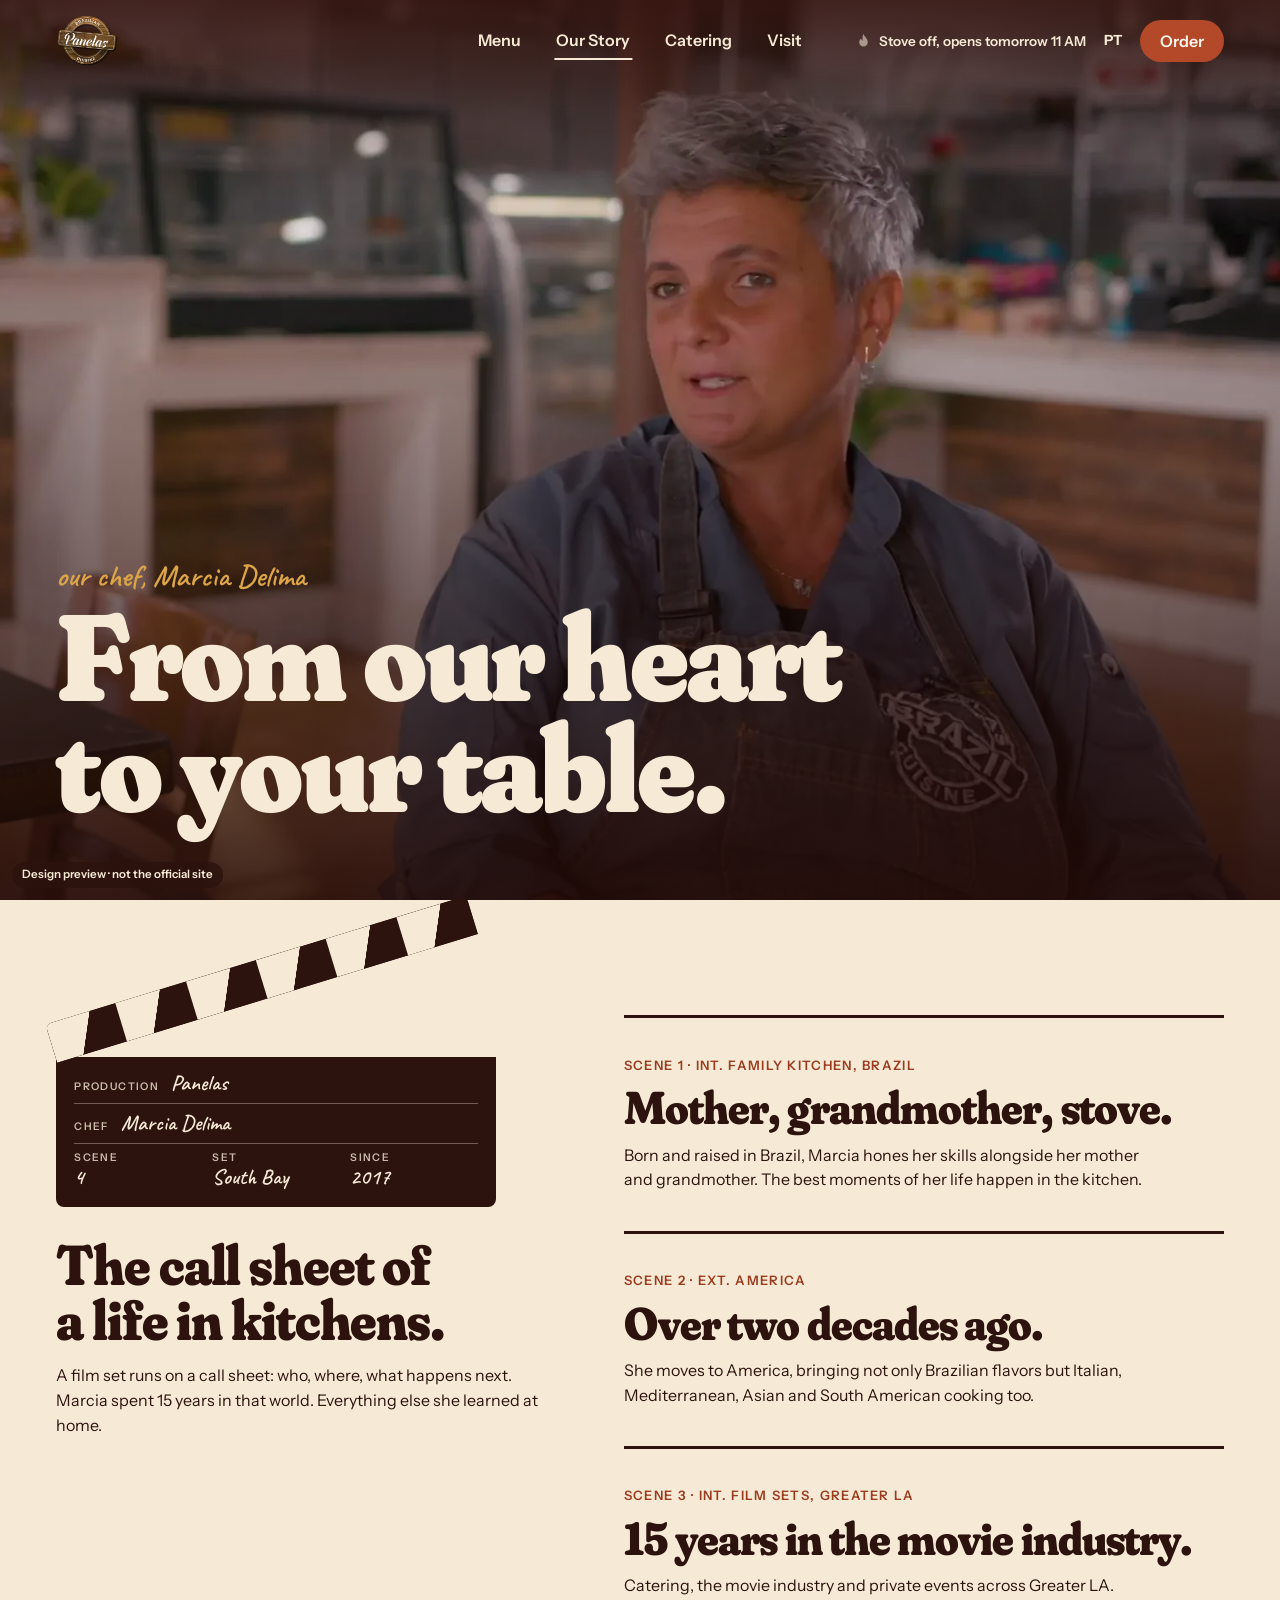
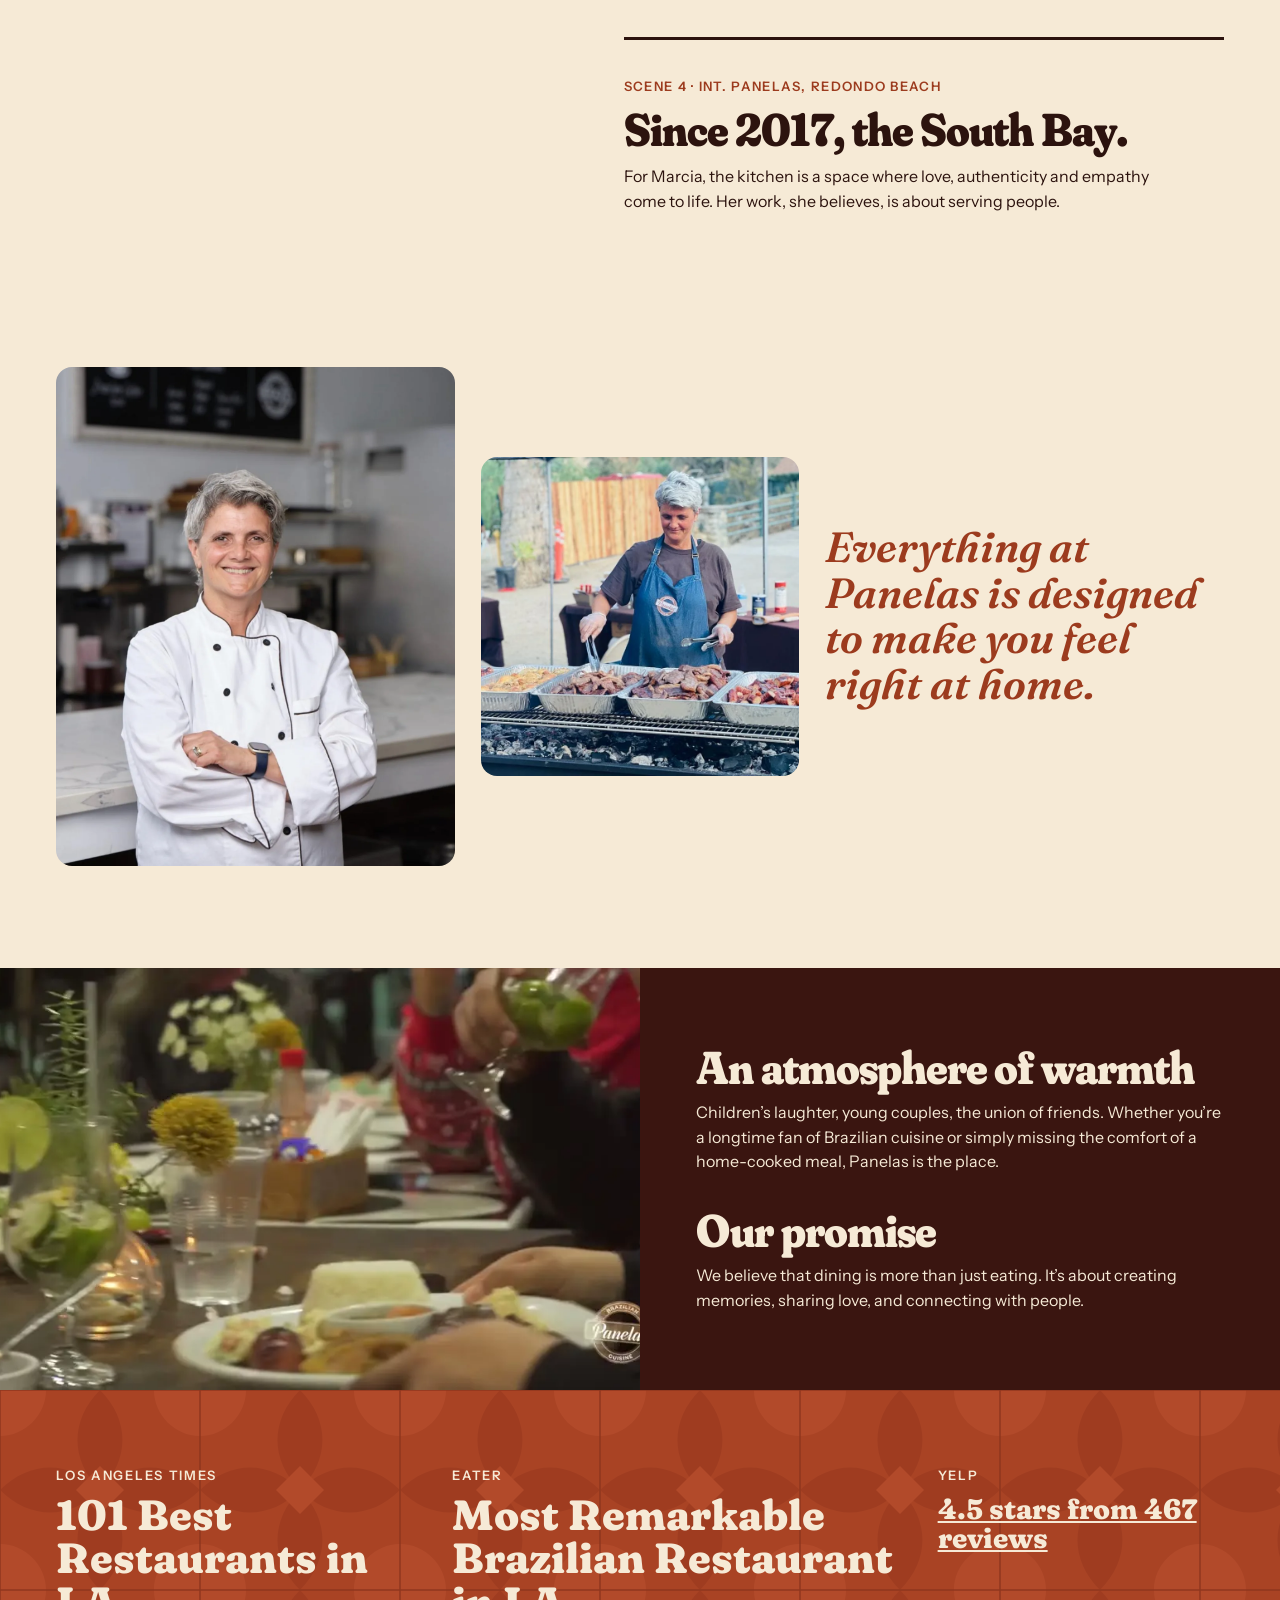
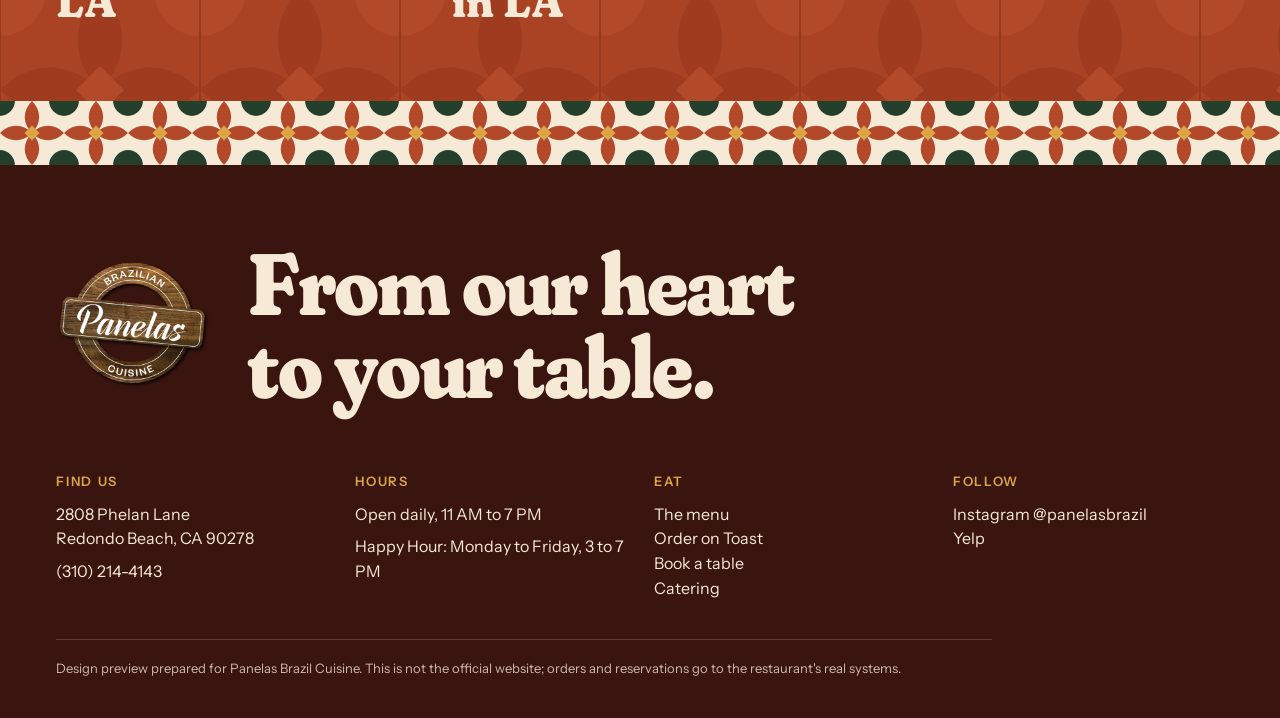
<file: story.html>
<!doctype html>
<html lang="en">
<head>
<meta charset="utf-8">
<meta name="viewport" content="width=device-width, initial-scale=1">
<title>Our Story | Panelas Brazil Cuisine</title>
<meta name="description" content="Chef Marcia Delima: raised in a Brazilian kitchen, 15 years feeding the movie industry, in the South Bay since 2017.">
<meta name="robots" content="noindex">
<meta name="theme-color" content="#b4492a">
<link rel="icon" href="img/logo-64.png">
<link rel="alternate" hreflang="en" href="story.html">
<link rel="alternate" hreflang="pt-BR" href="pt/story.html">
<link rel="preload" href="fonts/fraunces-latin-full-normal.woff2" as="font" type="font/woff2" crossorigin>
<link rel="stylesheet" href="css/site.css">
<script>document.documentElement.classList.add('js')</script>
<script type="application/ld+json">{"@context":"https://schema.org","@type":"Restaurant","name":"Panelas Brazil Cuisine","url":"https://www.panelasbrazil.com/","telephone":"(310) 214-4143","image":"https://static.wixstatic.com/media/76a89f_79ff0c2bbfcf42bb80a474979c1e555f~mv2.png","servesCuisine":"Brazilian","priceRange":"$$","acceptsReservations":true,"menu":"https://order.toasttab.com/online/panelas-brazil-cuisine","address":{"@type":"PostalAddress","streetAddress":"2808 Phelan Lane","addressLocality":"Redondo Beach","addressRegion":"CA","postalCode":"90278","addressCountry":"US"},"geo":{"@type":"GeoCoordinates","latitude":33.8808787,"longitude":-118.366089},"openingHoursSpecification":[{"@type":"OpeningHoursSpecification","dayOfWeek":["Monday","Tuesday","Wednesday","Thursday","Friday","Saturday","Sunday"],"opens":"11:00","closes":"19:00"}],"potentialAction":{"@type":"OrderAction","target":"https://order.toasttab.com/online/panelas-brazil-cuisine"},"sameAs":["https://www.instagram.com/panelasbrazil/","https://www.yelp.com/biz/panelas-brazil-cuisine-redondo-beach"]}</script>
</head>
<body class="p-story" data-lang="en">

<a class="skip" href="#main">Skip to content</a>
<header class="hd" id="hd">
  <a class="hd-logo" href="index.html" aria-label="Panelas Brazil Cuisine"><img src="img/logo.webp" alt="" width="72" height="72"></a>
  <nav class="hd-nav" aria-label="Main">
    <a href="menu.html" >Menu</a>
    <a href="story.html" aria-current="page">Our Story</a>
    <a href="catering.html" >Catering</a>
    <a href="visit.html" >Visit</a>
  </nav>
  <div class="hd-right">
    <a class="stove-status" href="visit.html" data-status><span class="ss-flame"><svg viewBox="0 0 24 24" aria-hidden="true"><path d="M12 2.500c.6 3.800 6 6.300 6 11.800A6 6 0 0 1 6 14.300c0-2.300 1.200-3.900 2.600-5.100.3 1.600 1 2.500 2 3 .2-3.600-.2-6.900 1.400-9.700Z" fill="currentColor"/></svg></span><span data-status-text>Open daily 11 to 7</span></a>
    <a class="lang" href="pt/story.html" hreflang="pt-BR" lang="pt-BR" aria-label="Ver em português">PT</a>
    <a class="btn btn-sm" href="https://order.toasttab.com/online/panelas-brazil-cuisine" target="_blank" rel="noopener">Order</a>
    <button class="burger-btn" type="button" aria-expanded="false" aria-controls="mnav" aria-label="Open menu"><i></i><i></i></button>
  </div>
</header>
<div class="mnav" id="mnav" hidden>
  <nav aria-label="Mobile">
    <a href="index.html">Home</a><a href="menu.html">Menu</a><a href="story.html">Our Story</a><a href="catering.html">Catering</a><a href="visit.html">Visit</a>
  </nav>
  <p>2808 Phelan Lane, Redondo Beach<br><a href="tel:+13102144143">(310) 214-4143</a></p>
</div>
<main id="main">
<section class="st-hero">
  <img src="img/chef-still.webp" alt="Chef Marcia Delima at Panelas" loading="lazy" decoding="async" class="st-bg">
  <div class="st-title"><p class="hand">our chef, Marcia Delima</p><h1>From our heart<br>to your table.</h1></div>
</section>
<section class="sheetcall" aria-labelledby="cs-h">
  <div class="cs-left">
    
<div class="slate" data-slate>
  <div class="sl-stick" aria-hidden="true"><i></i><i></i><i></i><i></i><i></i><i></i></div>
  <div class="sl-base">
    <div class="sl-row"><small>Production</small><b>Panelas</b></div>
    <div class="sl-row"><small>Chef</small><b>Marcia Delima</b></div>
    <div class="sl-cols">
      <div><small>Scene</small><b>4</b></div>
      <div><small>Set</small><b>South Bay</b></div>
      <div><small>Since</small><b>2017</b></div>
    </div>
  </div>
</div>
    <h2 id="cs-h">The call sheet of a life in kitchens.</h2>
    <p>A film set runs on a call sheet: who, where, what happens next. Marcia spent 15 years in that world. Everything else she learned at home.</p>
  </div>
  <ol class="cs-list">
    <li><small>Scene 1 · Int. Family kitchen, Brazil</small><h3>Mother, grandmother, stove.</h3><p>Born and raised in Brazil, Marcia hones her skills alongside her mother and grandmother. The best moments of her life happen in the kitchen.</p></li>
    <li><small>Scene 2 · Ext. America</small><h3>Over two decades ago.</h3><p>She moves to America, bringing not only Brazilian flavors but Italian, Mediterranean, Asian and South American cooking too.</p></li>
    <li><small>Scene 3 · Int. Film sets, Greater LA</small><h3>15 years in the movie industry.</h3><p>Catering, the movie industry and private events across Greater LA.</p></li>
    <li><small>Scene 4 · Int. Panelas, Redondo Beach</small><h3>Since 2017, the South Bay.</h3><p>For Marcia, the kitchen is a space where love, authenticity and empathy come to life. Her work, she believes, is about serving people.</p></li>
  </ol>
</section>
<section class="st-photo">
  <figure><img src="img/chef.webp" alt="Chef Marcia Delima" loading="lazy" decoding="async" ></figure>
  <figure class="tall"><img src="img/chef-grill.webp" alt="Chef Marcia Delima working the grill at an outdoor event" loading="lazy" decoding="async" ></figure>
  <blockquote><p>Everything at Panelas is designed to make you feel right at home.</p></blockquote>
</section>
<section class="st-warm">
  <video data-lazy muted loop playsinline preload="none" poster="img/poster-serve.webp"><source data-src="video/serve.mp4" type="video/mp4"></video>
  <div>
    <article><h2>An atmosphere of warmth</h2><p>Children’s laughter, young couples, the union of friends. Whether you’re a longtime fan of Brazilian cuisine or simply missing the comfort of a home-cooked meal, Panelas is the place.</p></article>
    <article><h2>Our promise</h2><p>We believe that dining is more than just eating. It’s about creating memories, sharing love, and connecting with people.</p></article>
  </div>
</section>

<section class="press" aria-label="Press">
  <div class="press-it"><cite>Los Angeles Times</cite><p>101 Best Restaurants in LA</p></div>
  <div class="press-it"><cite>Eater</cite><p>Most Remarkable Brazilian Restaurant in LA</p></div>
  <div class="press-it small"><cite>Yelp</cite><p><a href="https://www.yelp.com/biz/panelas-brazil-cuisine-redondo-beach" target="_blank" rel="noopener">4.5 stars from 467 reviews</a></p></div>
</section></main>

<div class="tile-band " aria-hidden="true"></div>
<footer class="ft">
  <div class="ft-top">
    <img src="img/logo.webp" alt="Panelas Brazilian Cuisine" width="150" height="150" loading="lazy">
    <p class="ft-line">From our heart<br>to your table.</p>
  </div>
  <div class="ft-grid">
    <div><h2>Find us</h2><p><a href="https://www.google.com/maps/dir/?api=1&destination=2808+Phelan+Ln,+Redondo+Beach,+CA+90278" target="_blank" rel="noopener">2808 Phelan Lane<br>Redondo Beach, CA 90278</a></p><p><a href="tel:+13102144143">(310) 214-4143</a></p></div>
    <div><h2>Hours</h2><p>Open daily, 11 AM to 7 PM</p><p>Happy Hour: Monday to Friday, 3 to 7 PM</p></div>
    <div><h2>Eat</h2><p><a href="menu.html">The menu</a><br><a href="https://order.toasttab.com/online/panelas-brazil-cuisine" target="_blank" rel="noopener">Order on Toast</a><br><a href="https://www.panelasbrazil.com/reservations" target="_blank" rel="noopener">Book a table</a><br><a href="catering.html">Catering</a></p></div>
    <div><h2>Follow</h2><p><a href="https://www.instagram.com/panelasbrazil/" target="_blank" rel="noopener">Instagram @panelasbrazil</a><br><a href="https://www.yelp.com/biz/panelas-brazil-cuisine-redondo-beach" target="_blank" rel="noopener">Yelp</a></p></div>
  </div>
  <p class="ft-note">Design preview prepared for Panelas Brazil Cuisine. This is not the official website; orders and reservations go to the restaurant's real systems.</p>
</footer>
<div class="preview-tag">Design preview · not the official site</div>
<nav class="dock" aria-label="Quick actions">
  <a class="dock-main" href="https://order.toasttab.com/online/panelas-brazil-cuisine" target="_blank" rel="noopener"><svg viewBox="0 0 24 24" aria-hidden="true"><path d="M3 11h18a9 9 0 0 1-6 8.500V21H9v-1.500A9 9 0 0 1 3 11ZM8 8c0-1.500 1.500-1.500 1.500-3M12 8c0-1.500 1.500-1.500 1.500-3" fill="none" stroke="currentColor" stroke-width="1.8" stroke-linecap="round" stroke-linejoin="round"/></svg><span>Order</span></a>
  <a href="menu.html"><svg viewBox="0 0 24 24" aria-hidden="true"><circle cx="11" cy="11" r="6.500" fill="none" stroke="currentColor" stroke-width="2"/><path d="m16 16 4.500 4.500" stroke="currentColor" stroke-width="2" stroke-linecap="round"/></svg><span>Menu</span></a>
  <a href="tel:+13102144143"><svg viewBox="0 0 24 24" aria-hidden="true"><path d="M6.6 3.5 9 3l2 4.6-2 1.6a13 13 0 0 0 5.8 5.8l1.6-2 4.6 2-.5 2.4c-.2 1-1 1.7-2 1.6C10.700 18.700 5.300 13.300 5 5.500c-.1-1 .6-1.800 1.600-2Z" fill="none" stroke="currentColor" stroke-width="1.8" stroke-linejoin="round"/></svg><span>Call</span></a>
  <a href="https://www.google.com/maps/dir/?api=1&destination=2808+Phelan+Ln,+Redondo+Beach,+CA+90278" target="_blank" rel="noopener"><svg viewBox="0 0 24 24" aria-hidden="true"><path d="M12 21s7-6.300 7-11.500A7 7 0 0 0 5 9.500C5 14.700 12 21 12 21Z" fill="none" stroke="currentColor" stroke-width="1.8"/><circle cx="12" cy="9.500" r="2.400" fill="none" stroke="currentColor" stroke-width="1.8"/></svg><span>Directions</span></a>
</nav>

<dialog class="sheet" id="sheet" aria-labelledby="sheet-name">
  <button class="sheet-x" type="button" data-close aria-label="Close"><svg viewBox="0 0 24 24" aria-hidden="true"><path d="M6 6l12 12M18 6 6 18" fill="none" stroke="currentColor" stroke-width="2" stroke-linecap="round"/></svg></button>
  <div class="sheet-media" id="sheet-media"></div>
  <div class="sheet-body">
    <p class="eyebrow" id="sheet-sub"></p>
    <h2 id="sheet-name"></h2>
    <p class="sheet-desc" id="sheet-desc"></p>
    <p class="sheet-price"><span id="sheet-price"></span><small id="sheet-hh"></small></p>
    <a class="btn" id="sheet-order" href="https://order.toasttab.com/online/panelas-brazil-cuisine" target="_blank" rel="noopener">Order on Toast<svg viewBox="0 0 24 24" aria-hidden="true"><path d="M4 12h15M13 6l6 6-6 6" fill="none" stroke="currentColor" stroke-width="2" stroke-linecap="round" stroke-linejoin="round"/></svg></a>
    <p class="sheet-note">Toast shows the final price and today's availability at checkout.</p>
  </div>
</dialog>
<script src="vendor/gsap.min.js"></script>
<script src="vendor/ScrollTrigger.min.js"></script>
<script src="vendor/lenis.min.js"></script>
<script src="js/site.js"></script>
</body>
</html>
</file>
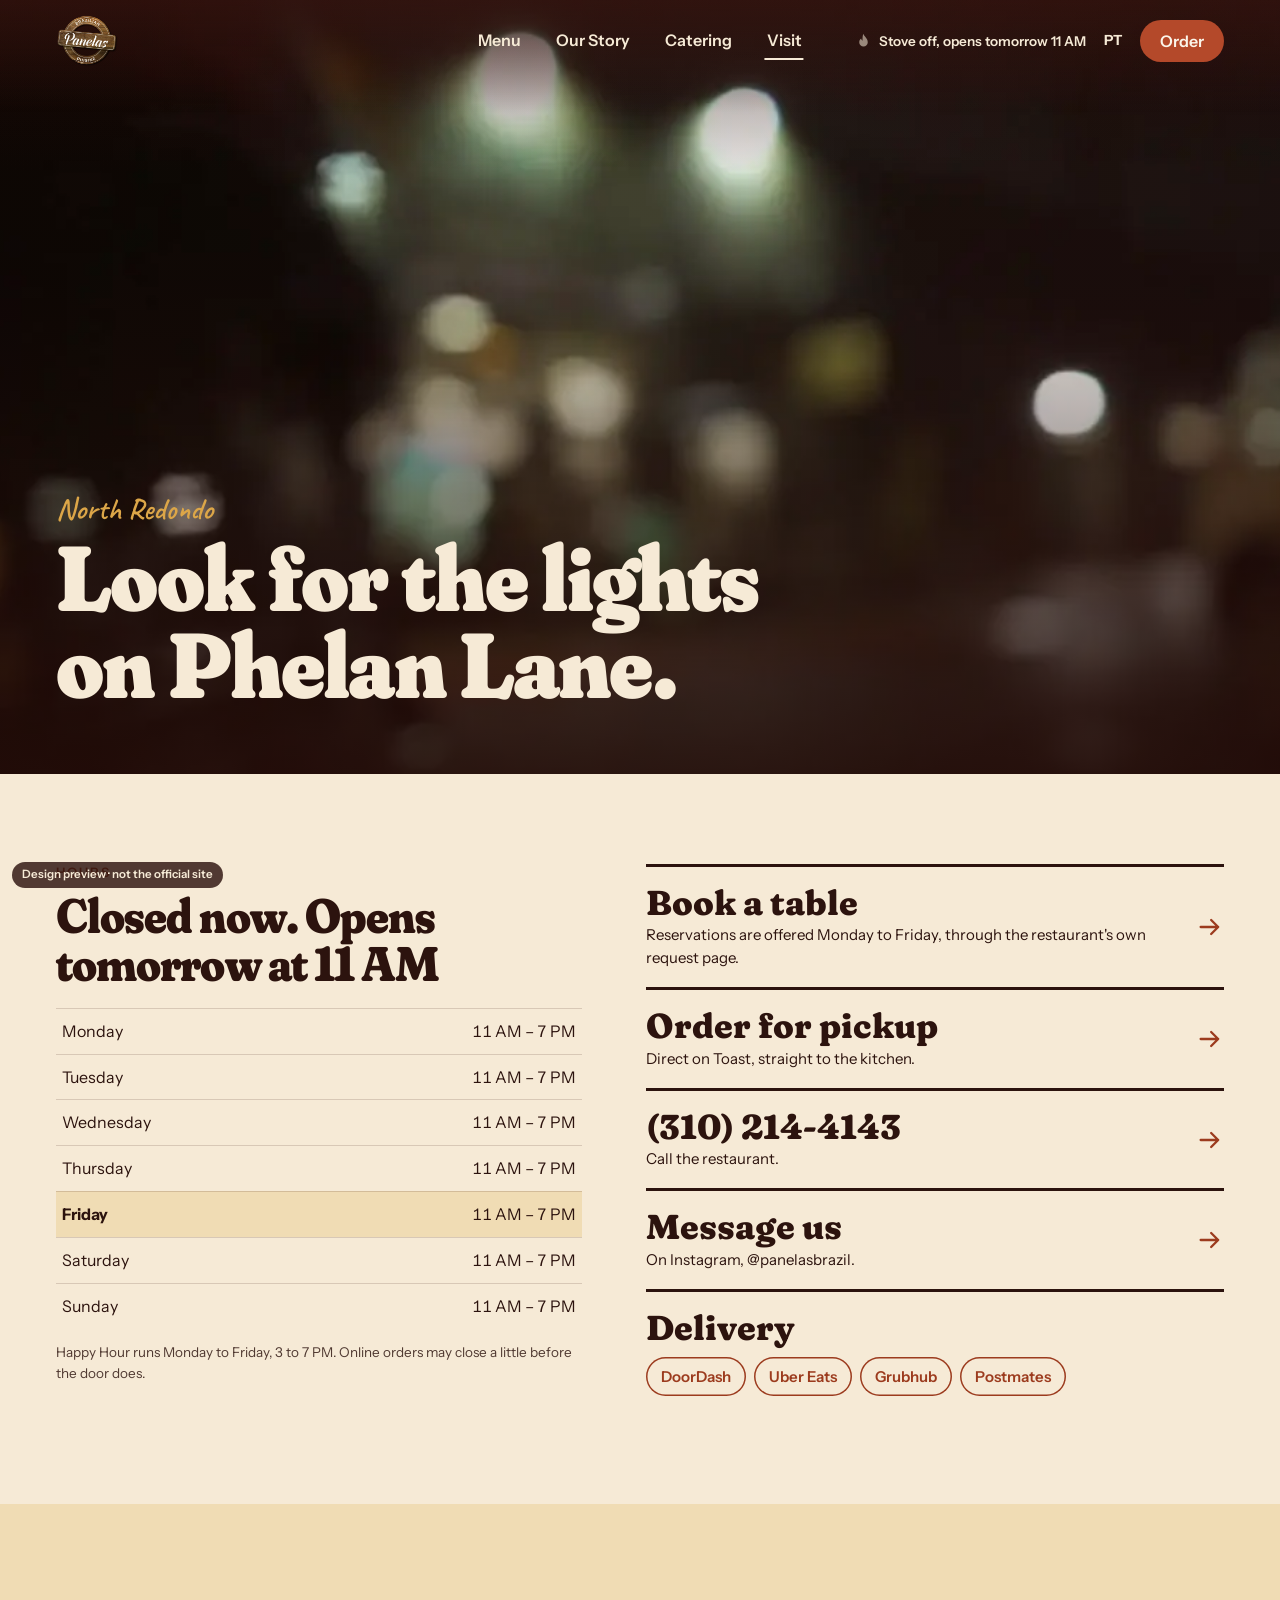
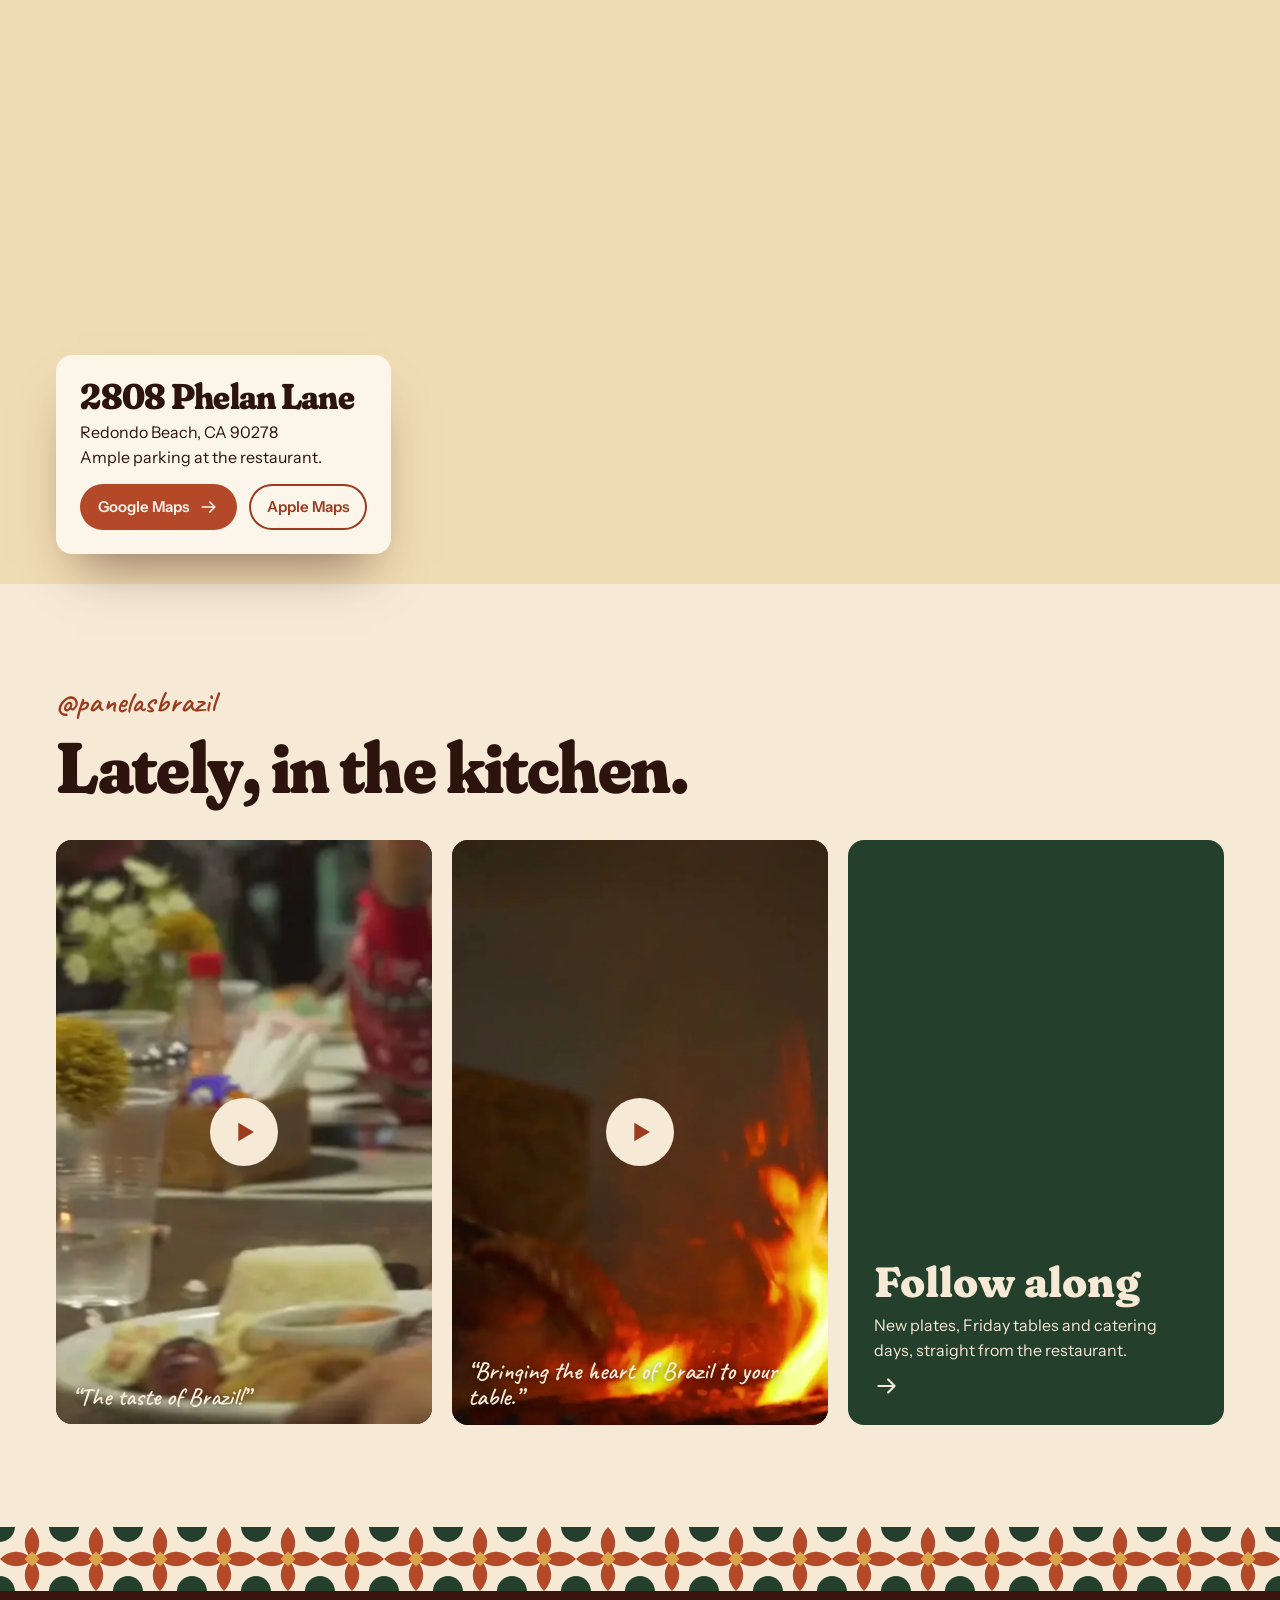
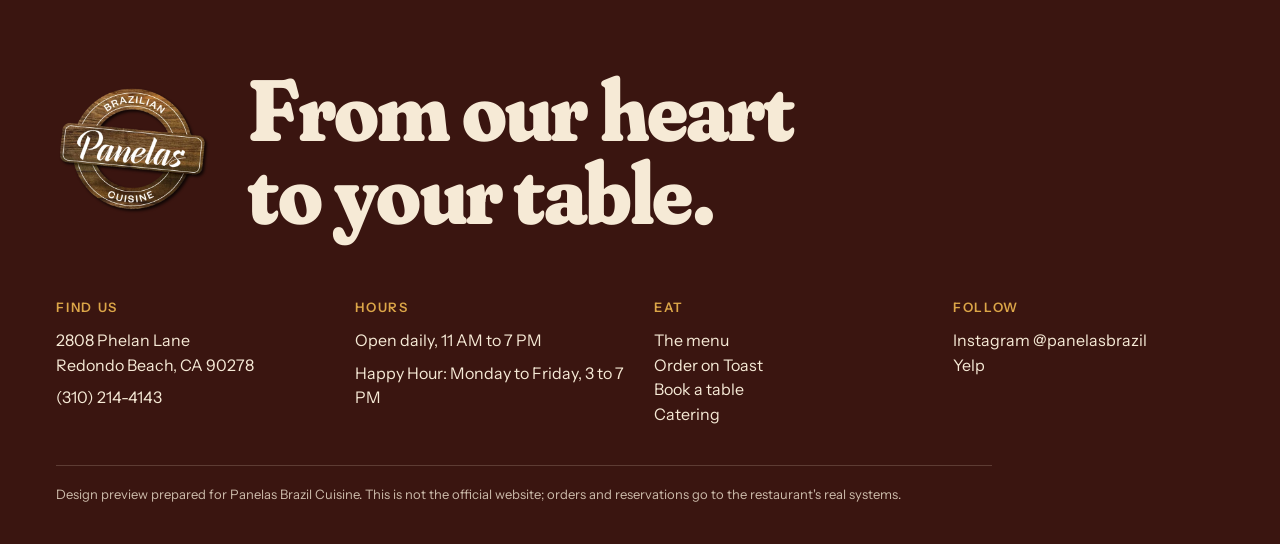
<file: visit.html>
<!doctype html>
<html lang="en">
<head>
<meta charset="utf-8">
<meta name="viewport" content="width=device-width, initial-scale=1">
<title>Visit | Panelas Brazil Cuisine</title>
<meta name="description" content="Hours, map, reservations and delivery for Panelas Brazil Cuisine at 2808 Phelan Lane, Redondo Beach.">
<meta name="robots" content="noindex">
<meta name="theme-color" content="#b4492a">
<link rel="icon" href="img/logo-64.png">
<link rel="alternate" hreflang="en" href="visit.html">
<link rel="alternate" hreflang="pt-BR" href="pt/visit.html">
<link rel="preload" href="fonts/fraunces-latin-full-normal.woff2" as="font" type="font/woff2" crossorigin>
<link rel="stylesheet" href="css/site.css">
<script>document.documentElement.classList.add('js')</script>
<script type="application/ld+json">{"@context":"https://schema.org","@type":"Restaurant","name":"Panelas Brazil Cuisine","url":"https://www.panelasbrazil.com/","telephone":"(310) 214-4143","image":"https://static.wixstatic.com/media/76a89f_79ff0c2bbfcf42bb80a474979c1e555f~mv2.png","servesCuisine":"Brazilian","priceRange":"$$","acceptsReservations":true,"menu":"https://order.toasttab.com/online/panelas-brazil-cuisine","address":{"@type":"PostalAddress","streetAddress":"2808 Phelan Lane","addressLocality":"Redondo Beach","addressRegion":"CA","postalCode":"90278","addressCountry":"US"},"geo":{"@type":"GeoCoordinates","latitude":33.8808787,"longitude":-118.366089},"openingHoursSpecification":[{"@type":"OpeningHoursSpecification","dayOfWeek":["Monday","Tuesday","Wednesday","Thursday","Friday","Saturday","Sunday"],"opens":"11:00","closes":"19:00"}],"potentialAction":{"@type":"OrderAction","target":"https://order.toasttab.com/online/panelas-brazil-cuisine"},"sameAs":["https://www.instagram.com/panelasbrazil/","https://www.yelp.com/biz/panelas-brazil-cuisine-redondo-beach"]}</script>
</head>
<body class="p-visit" data-lang="en">

<a class="skip" href="#main">Skip to content</a>
<header class="hd" id="hd">
  <a class="hd-logo" href="index.html" aria-label="Panelas Brazil Cuisine"><img src="img/logo.webp" alt="" width="72" height="72"></a>
  <nav class="hd-nav" aria-label="Main">
    <a href="menu.html" >Menu</a>
    <a href="story.html" >Our Story</a>
    <a href="catering.html" >Catering</a>
    <a href="visit.html" aria-current="page">Visit</a>
  </nav>
  <div class="hd-right">
    <a class="stove-status" href="visit.html" data-status><span class="ss-flame"><svg viewBox="0 0 24 24" aria-hidden="true"><path d="M12 2.500c.6 3.800 6 6.300 6 11.800A6 6 0 0 1 6 14.300c0-2.300 1.200-3.900 2.600-5.100.3 1.600 1 2.500 2 3 .2-3.600-.2-6.900 1.400-9.700Z" fill="currentColor"/></svg></span><span data-status-text>Open daily 11 to 7</span></a>
    <a class="lang" href="pt/visit.html" hreflang="pt-BR" lang="pt-BR" aria-label="Ver em português">PT</a>
    <a class="btn btn-sm" href="https://order.toasttab.com/online/panelas-brazil-cuisine" target="_blank" rel="noopener">Order</a>
    <button class="burger-btn" type="button" aria-expanded="false" aria-controls="mnav" aria-label="Open menu"><i></i><i></i></button>
  </div>
</header>
<div class="mnav" id="mnav" hidden>
  <nav aria-label="Mobile">
    <a href="index.html">Home</a><a href="menu.html">Menu</a><a href="story.html">Our Story</a><a href="catering.html">Catering</a><a href="visit.html">Visit</a>
  </nav>
  <p>2808 Phelan Lane, Redondo Beach<br><a href="tel:+13102144143">(310) 214-4143</a></p>
</div>
<main id="main">
<section class="v-hero">
  <video muted loop playsinline autoplay preload="auto" poster="img/poster-night.webp"><source src="video/night.mp4" type="video/mp4"></video>
  <div><p class="hand">North Redondo</p><h1>Look for the lights on Phelan Lane.</h1></div>
</section>
<section class="v-grid">
  <article class="v-hours">
    <p class="eyebrow">Hours</p>
    <h2 data-status-long>Open daily, 11 AM to 7 PM</h2>
    <table><tbody>
      <tr data-day="1"><th scope="row">Monday</th><td>11 AM – 7 PM</td></tr><tr data-day="2"><th scope="row">Tuesday</th><td>11 AM – 7 PM</td></tr><tr data-day="3"><th scope="row">Wednesday</th><td>11 AM – 7 PM</td></tr><tr data-day="4"><th scope="row">Thursday</th><td>11 AM – 7 PM</td></tr><tr data-day="5"><th scope="row">Friday</th><td>11 AM – 7 PM</td></tr><tr data-day="6"><th scope="row">Saturday</th><td>11 AM – 7 PM</td></tr><tr data-day="0"><th scope="row">Sunday</th><td>11 AM – 7 PM</td></tr>
    </tbody></table>
    <p class="fine">Happy Hour runs Monday to Friday, 3 to 7 PM. Online orders may close a little before the door does.</p>
  </article>
  <article class="v-act">
    <a href="https://www.panelasbrazil.com/reservations" target="_blank" rel="noopener"><b>Book a table</b><span>Reservations are offered Monday to Friday, through the restaurant's own request page.</span><svg viewBox="0 0 24 24" aria-hidden="true"><path d="M4 12h15M13 6l6 6-6 6" fill="none" stroke="currentColor" stroke-width="2" stroke-linecap="round" stroke-linejoin="round"/></svg></a>
    <a href="https://order.toasttab.com/online/panelas-brazil-cuisine" target="_blank" rel="noopener"><b>Order for pickup</b><span>Direct on Toast, straight to the kitchen.</span><svg viewBox="0 0 24 24" aria-hidden="true"><path d="M4 12h15M13 6l6 6-6 6" fill="none" stroke="currentColor" stroke-width="2" stroke-linecap="round" stroke-linejoin="round"/></svg></a>
    <a href="tel:+13102144143"><b>(310) 214-4143</b><span>Call the restaurant.</span><svg viewBox="0 0 24 24" aria-hidden="true"><path d="M4 12h15M13 6l6 6-6 6" fill="none" stroke="currentColor" stroke-width="2" stroke-linecap="round" stroke-linejoin="round"/></svg></a>
    <a href="https://www.instagram.com/panelasbrazil/" target="_blank" rel="noopener"><b>Message us</b><span>On Instagram, @panelasbrazil.</span><svg viewBox="0 0 24 24" aria-hidden="true"><path d="M4 12h15M13 6l6 6-6 6" fill="none" stroke="currentColor" stroke-width="2" stroke-linecap="round" stroke-linejoin="round"/></svg></a>
    <div class="v-del"><b>Delivery</b><p><a href="https://www.doordash.com/store/panelas-brazil-cuisine-redondo-beach-1339990/" target="_blank" rel="noopener">DoorDash</a><a href="https://www.ubereats.com/store/panelas-brazil-cuisine/I2udQBbOQkyT5zEzGJU_tQ" target="_blank" rel="noopener">Uber Eats</a><a href="https://www.grubhub.com/restaurant/panelas-brazil-cuisine-2808-phelan-ln-redondo-beach/1754304" target="_blank" rel="noopener">Grubhub</a><a href="https://postmates.com/store/panelas-brazil-cuisine/I2udQBbOQkyT5zEzGJU_tQ" target="_blank" rel="noopener">Postmates</a></p></div>
  </article>
</section>
<section class="v-map">
  <iframe title="Map to Panelas Brazil Cuisine" data-map="https://www.google.com/maps?q=2808+Phelan+Ln,+Redondo+Beach,+CA+90278&z=16&output=embed" loading="lazy" referrerpolicy="no-referrer-when-downgrade"></iframe>
  <div class="v-mapcard"><h2>2808 Phelan Lane</h2><p>Redondo Beach, CA 90278</p><p>Ample parking at the restaurant.</p>
    <div class="btn-row"><a class="btn " href="https://www.google.com/maps/dir/?api=1&destination=2808+Phelan+Ln,+Redondo+Beach,+CA+90278" target="_blank" rel="noopener">Google Maps<svg viewBox="0 0 24 24" aria-hidden="true"><path d="M4 12h15M13 6l6 6-6 6" fill="none" stroke="currentColor" stroke-width="2" stroke-linecap="round" stroke-linejoin="round"/></svg></a><a class="btn btn-ghost" href="https://maps.apple.com/?daddr=2808+Phelan+Ln,+Redondo+Beach,+CA+90278" target="_blank" rel="noopener">Apple Maps</a></div></div>
</section>

<section class="ig" aria-labelledby="ig-h">
  <div class="sec-head"><p class="hand">@panelasbrazil</p><h2 id="ig-h">Lately, in the kitchen.</h2></div>
  <div class="ig-grid">
    <button class="reel" type="button" data-reel="DexHfZCPMH4" aria-label="Play Instagram reel"><img src="img/poster-serve.webp" alt="A plate being served" loading="lazy" decoding="async" ><span><svg viewBox="0 0 24 24" aria-hidden="true"><path d="M8 5.500v13l11-6.500Z" fill="currentColor"/></svg></span><em>“The taste of Brazil!”</em></button>
    <button class="reel" type="button" data-reel="DeDQLUNBcdM" aria-label="Play Instagram reel"><img src="img/poster-fire.webp" alt="Picanha over the flames" loading="lazy" decoding="async" ><span><svg viewBox="0 0 24 24" aria-hidden="true"><path d="M8 5.500v13l11-6.500Z" fill="currentColor"/></svg></span><em>“Bringing the heart of Brazil to your table.”</em></button>
    <a class="ig-card" href="https://www.instagram.com/panelasbrazil/" target="_blank" rel="noopener"><b>Follow along</b><span>New plates, Friday tables and catering days, straight from the restaurant.</span><svg viewBox="0 0 24 24" aria-hidden="true"><path d="M4 12h15M13 6l6 6-6 6" fill="none" stroke="currentColor" stroke-width="2" stroke-linecap="round" stroke-linejoin="round"/></svg></a>
  </div>
</section></main>

<div class="tile-band " aria-hidden="true"></div>
<footer class="ft">
  <div class="ft-top">
    <img src="img/logo.webp" alt="Panelas Brazilian Cuisine" width="150" height="150" loading="lazy">
    <p class="ft-line">From our heart<br>to your table.</p>
  </div>
  <div class="ft-grid">
    <div><h2>Find us</h2><p><a href="https://www.google.com/maps/dir/?api=1&destination=2808+Phelan+Ln,+Redondo+Beach,+CA+90278" target="_blank" rel="noopener">2808 Phelan Lane<br>Redondo Beach, CA 90278</a></p><p><a href="tel:+13102144143">(310) 214-4143</a></p></div>
    <div><h2>Hours</h2><p>Open daily, 11 AM to 7 PM</p><p>Happy Hour: Monday to Friday, 3 to 7 PM</p></div>
    <div><h2>Eat</h2><p><a href="menu.html">The menu</a><br><a href="https://order.toasttab.com/online/panelas-brazil-cuisine" target="_blank" rel="noopener">Order on Toast</a><br><a href="https://www.panelasbrazil.com/reservations" target="_blank" rel="noopener">Book a table</a><br><a href="catering.html">Catering</a></p></div>
    <div><h2>Follow</h2><p><a href="https://www.instagram.com/panelasbrazil/" target="_blank" rel="noopener">Instagram @panelasbrazil</a><br><a href="https://www.yelp.com/biz/panelas-brazil-cuisine-redondo-beach" target="_blank" rel="noopener">Yelp</a></p></div>
  </div>
  <p class="ft-note">Design preview prepared for Panelas Brazil Cuisine. This is not the official website; orders and reservations go to the restaurant's real systems.</p>
</footer>
<div class="preview-tag">Design preview · not the official site</div>
<nav class="dock" aria-label="Quick actions">
  <a class="dock-main" href="https://order.toasttab.com/online/panelas-brazil-cuisine" target="_blank" rel="noopener"><svg viewBox="0 0 24 24" aria-hidden="true"><path d="M3 11h18a9 9 0 0 1-6 8.500V21H9v-1.500A9 9 0 0 1 3 11ZM8 8c0-1.500 1.500-1.500 1.500-3M12 8c0-1.500 1.500-1.500 1.500-3" fill="none" stroke="currentColor" stroke-width="1.8" stroke-linecap="round" stroke-linejoin="round"/></svg><span>Order</span></a>
  <a href="menu.html"><svg viewBox="0 0 24 24" aria-hidden="true"><circle cx="11" cy="11" r="6.500" fill="none" stroke="currentColor" stroke-width="2"/><path d="m16 16 4.500 4.500" stroke="currentColor" stroke-width="2" stroke-linecap="round"/></svg><span>Menu</span></a>
  <a href="tel:+13102144143"><svg viewBox="0 0 24 24" aria-hidden="true"><path d="M6.6 3.5 9 3l2 4.6-2 1.6a13 13 0 0 0 5.8 5.8l1.6-2 4.6 2-.5 2.4c-.2 1-1 1.7-2 1.6C10.700 18.700 5.300 13.300 5 5.500c-.1-1 .6-1.800 1.600-2Z" fill="none" stroke="currentColor" stroke-width="1.8" stroke-linejoin="round"/></svg><span>Call</span></a>
  <a href="https://www.google.com/maps/dir/?api=1&destination=2808+Phelan+Ln,+Redondo+Beach,+CA+90278" target="_blank" rel="noopener"><svg viewBox="0 0 24 24" aria-hidden="true"><path d="M12 21s7-6.300 7-11.500A7 7 0 0 0 5 9.500C5 14.700 12 21 12 21Z" fill="none" stroke="currentColor" stroke-width="1.8"/><circle cx="12" cy="9.500" r="2.400" fill="none" stroke="currentColor" stroke-width="1.8"/></svg><span>Directions</span></a>
</nav>

<dialog class="sheet" id="sheet" aria-labelledby="sheet-name">
  <button class="sheet-x" type="button" data-close aria-label="Close"><svg viewBox="0 0 24 24" aria-hidden="true"><path d="M6 6l12 12M18 6 6 18" fill="none" stroke="currentColor" stroke-width="2" stroke-linecap="round"/></svg></button>
  <div class="sheet-media" id="sheet-media"></div>
  <div class="sheet-body">
    <p class="eyebrow" id="sheet-sub"></p>
    <h2 id="sheet-name"></h2>
    <p class="sheet-desc" id="sheet-desc"></p>
    <p class="sheet-price"><span id="sheet-price"></span><small id="sheet-hh"></small></p>
    <a class="btn" id="sheet-order" href="https://order.toasttab.com/online/panelas-brazil-cuisine" target="_blank" rel="noopener">Order on Toast<svg viewBox="0 0 24 24" aria-hidden="true"><path d="M4 12h15M13 6l6 6-6 6" fill="none" stroke="currentColor" stroke-width="2" stroke-linecap="round" stroke-linejoin="round"/></svg></a>
    <p class="sheet-note">Toast shows the final price and today's availability at checkout.</p>
  </div>
</dialog>
<script src="vendor/gsap.min.js"></script>
<script src="vendor/ScrollTrigger.min.js"></script>
<script src="vendor/lenis.min.js"></script>
<script src="js/site.js"></script>
</body>
</html>
</file>
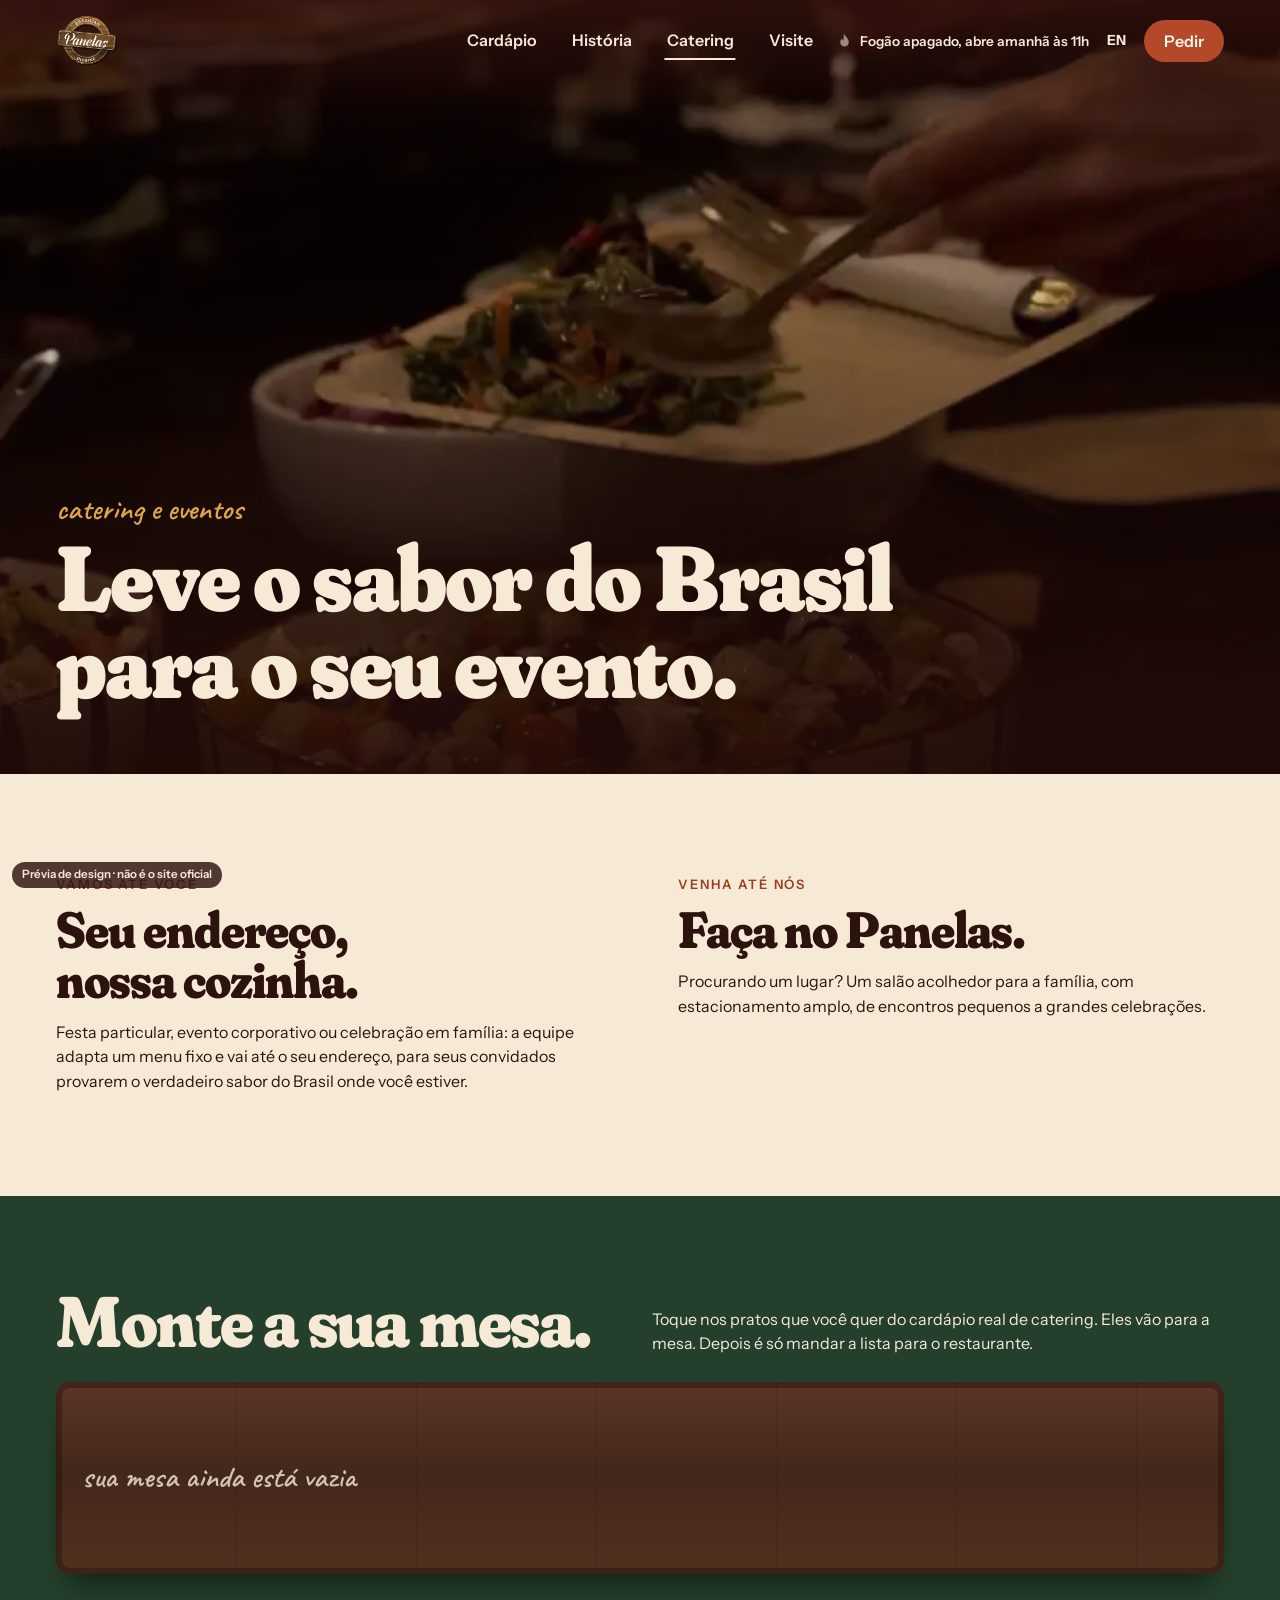
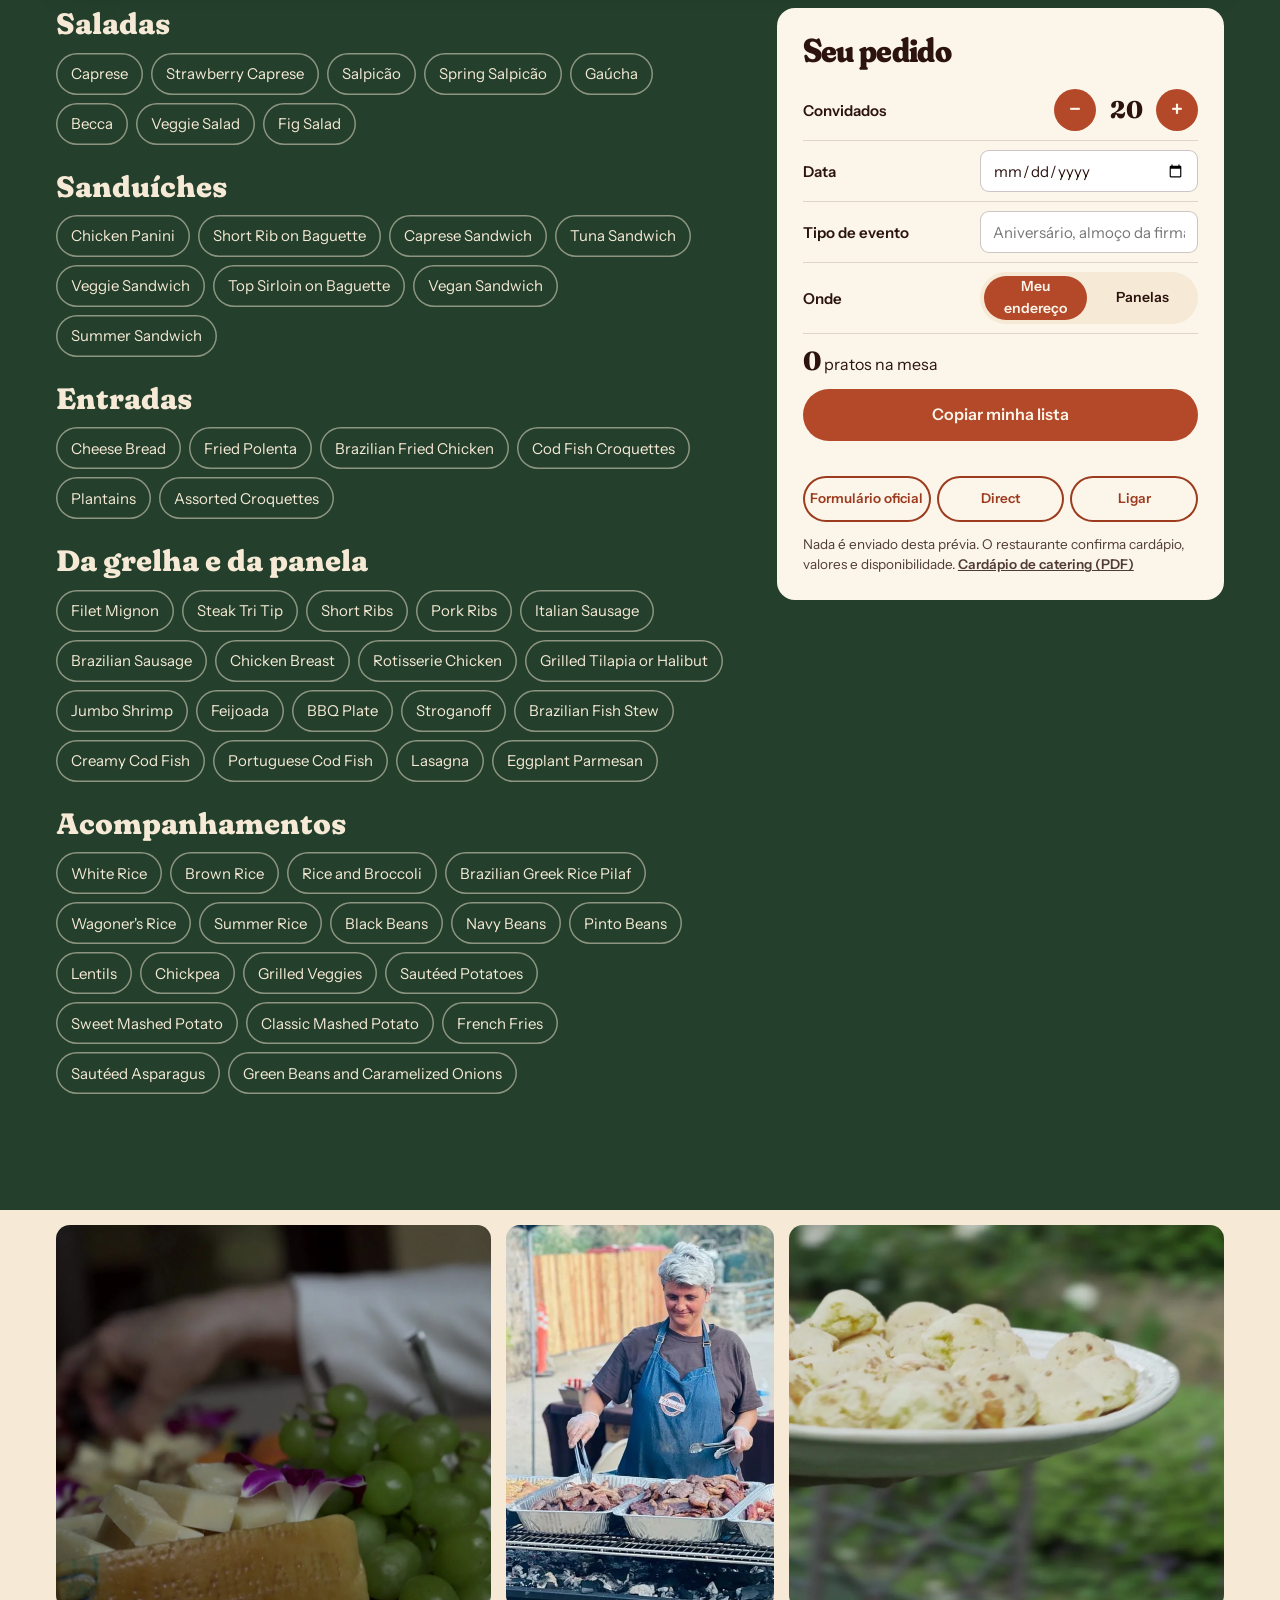
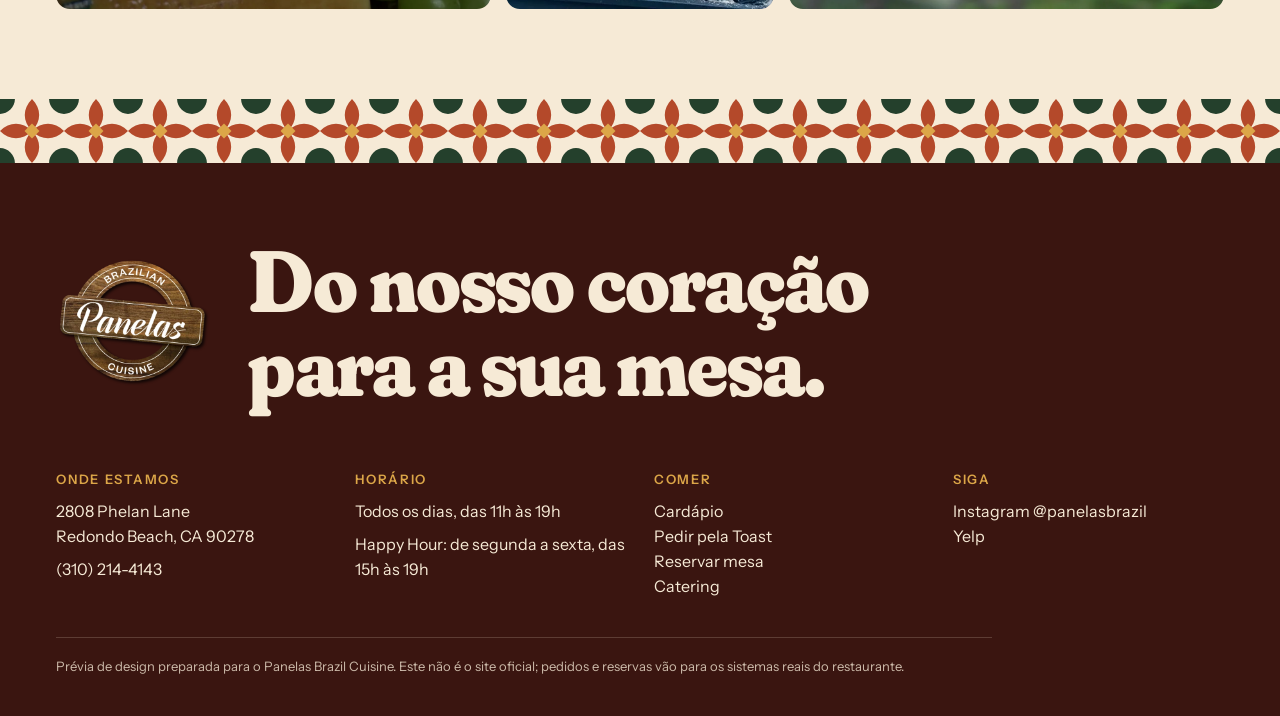
<file: pt/catering.html>
<!doctype html>
<html lang="pt-BR">
<head>
<meta charset="utf-8">
<meta name="viewport" content="width=device-width, initial-scale=1">
<title>Catering e eventos | Panelas Brazil Cuisine</title>
<meta name="description" content="Catering brasileiro autêntico onde você estiver, ou seu evento no Panelas, em Redondo Beach.">
<meta name="robots" content="noindex">
<meta name="theme-color" content="#b4492a">
<link rel="icon" href="../img/logo-64.png">
<link rel="alternate" hreflang="en" href="../catering.html">
<link rel="alternate" hreflang="pt-BR" href="catering.html">
<link rel="preload" href="../fonts/fraunces-latin-full-normal.woff2" as="font" type="font/woff2" crossorigin>
<link rel="stylesheet" href="../css/site.css">
<script>document.documentElement.classList.add('js')</script>
<script type="application/ld+json">{"@context":"https://schema.org","@type":"Restaurant","name":"Panelas Brazil Cuisine","url":"https://www.panelasbrazil.com/","telephone":"(310) 214-4143","image":"https://static.wixstatic.com/media/76a89f_79ff0c2bbfcf42bb80a474979c1e555f~mv2.png","servesCuisine":"Brazilian","priceRange":"$$","acceptsReservations":true,"menu":"https://order.toasttab.com/online/panelas-brazil-cuisine","address":{"@type":"PostalAddress","streetAddress":"2808 Phelan Lane","addressLocality":"Redondo Beach","addressRegion":"CA","postalCode":"90278","addressCountry":"US"},"geo":{"@type":"GeoCoordinates","latitude":33.8808787,"longitude":-118.366089},"openingHoursSpecification":[{"@type":"OpeningHoursSpecification","dayOfWeek":["Monday","Tuesday","Wednesday","Thursday","Friday","Saturday","Sunday"],"opens":"11:00","closes":"19:00"}],"potentialAction":{"@type":"OrderAction","target":"https://order.toasttab.com/online/panelas-brazil-cuisine"},"sameAs":["https://www.instagram.com/panelasbrazil/","https://www.yelp.com/biz/panelas-brazil-cuisine-redondo-beach"]}</script>
</head>
<body class="p-catering" data-lang="pt">

<a class="skip" href="#main">Pular para o conteúdo</a>
<header class="hd" id="hd">
  <a class="hd-logo" href="../index.html" aria-label="Panelas Brazil Cuisine"><img src="../img/logo.webp" alt="" width="72" height="72"></a>
  <nav class="hd-nav" aria-label="Principal">
    <a href="../menu.html" >Cardápio</a>
    <a href="../story.html" >História</a>
    <a href="../catering.html" aria-current="page">Catering</a>
    <a href="../visit.html" >Visite</a>
  </nav>
  <div class="hd-right">
    <a class="stove-status" href="../visit.html" data-status><span class="ss-flame"><svg viewBox="0 0 24 24" aria-hidden="true"><path d="M12 2.500c.6 3.800 6 6.300 6 11.800A6 6 0 0 1 6 14.300c0-2.300 1.200-3.900 2.600-5.100.3 1.600 1 2.500 2 3 .2-3.600-.2-6.900 1.400-9.700Z" fill="currentColor"/></svg></span><span data-status-text>Aberto todo dia, 11h às 19h</span></a>
    <a class="lang" href="../catering.html" hreflang="en" lang="en" aria-label="View in English">EN</a>
    <a class="btn btn-sm" href="https://order.toasttab.com/online/panelas-brazil-cuisine" target="_blank" rel="noopener">Pedir</a>
    <button class="burger-btn" type="button" aria-expanded="false" aria-controls="mnav" aria-label="Abrir menu"><i></i><i></i></button>
  </div>
</header>
<div class="mnav" id="mnav" hidden>
  <nav aria-label="Celular">
    <a href="../index.html">Início</a><a href="../menu.html">Cardápio</a><a href="../story.html">Nossa história</a><a href="../catering.html">Catering</a><a href="../visit.html">Visite</a>
  </nav>
  <p>2808 Phelan Lane, Redondo Beach<br><a href="tel:+13102144143">(310) 214-4143</a></p>
</div>
<main id="main">
<section class="c-hero">
  <video muted loop playsinline autoplay preload="auto" poster="../img/poster-catering.webp"><source src="../video/catering.mp4" type="video/mp4"></video>
  <div><p class="hand">catering e eventos</p><h1>Leve o sabor do Brasil para o seu evento.</h1></div>
</section>
<section class="c-two">
  <article><p class="eyebrow">Vamos até você</p><h2>Seu endereço, nossa cozinha.</h2><p>Festa particular, evento corporativo ou celebração em família: a equipe adapta um menu fixo e vai até o seu endereço, para seus convidados provarem o verdadeiro sabor do Brasil onde você estiver.</p></article>
  <article><p class="eyebrow">Venha até nós</p><h2>Faça no Panelas.</h2><p>Procurando um lugar? Um salão acolhedor para a família, com estacionamento amplo, de encontros pequenos a grandes celebrações.</p></article>
</section>
<section class="ctable" aria-labelledby="ct-h" data-catering>
  <div class="ct-head">
    <h2 id="ct-h">Monte a sua mesa.</h2>
    <p>Toque nos pratos que você quer do cardápio real de catering. Eles vão para a mesa. Depois é só mandar a lista para o restaurante.</p>
  </div>
  <div class="longtable" aria-hidden="true"><div class="lt-items" id="lt-items"><span class="lt-empty hand">sua mesa ainda está vazia</span></div></div>
  <div class="ct-grid">
    <div class="ct-groups">
      <fieldset><legend>Saladas</legend><div class="ct-chips"><button type="button" class="pick" aria-pressed="false" data-item="Caprese">Caprese</button><button type="button" class="pick" aria-pressed="false" data-item="Strawberry Caprese">Strawberry Caprese</button><button type="button" class="pick" aria-pressed="false" data-item="Salpicão">Salpicão</button><button type="button" class="pick" aria-pressed="false" data-item="Spring Salpicão">Spring Salpicão</button><button type="button" class="pick" aria-pressed="false" data-item="Gaúcha">Gaúcha</button><button type="button" class="pick" aria-pressed="false" data-item="Becca">Becca</button><button type="button" class="pick" aria-pressed="false" data-item="Veggie Salad">Veggie Salad</button><button type="button" class="pick" aria-pressed="false" data-item="Fig Salad">Fig Salad</button></div></fieldset><fieldset><legend>Sanduíches</legend><div class="ct-chips"><button type="button" class="pick" aria-pressed="false" data-item="Chicken Panini">Chicken Panini</button><button type="button" class="pick" aria-pressed="false" data-item="Short Rib on Baguette">Short Rib on Baguette</button><button type="button" class="pick" aria-pressed="false" data-item="Caprese Sandwich">Caprese Sandwich</button><button type="button" class="pick" aria-pressed="false" data-item="Tuna Sandwich">Tuna Sandwich</button><button type="button" class="pick" aria-pressed="false" data-item="Veggie Sandwich">Veggie Sandwich</button><button type="button" class="pick" aria-pressed="false" data-item="Top Sirloin on Baguette">Top Sirloin on Baguette</button><button type="button" class="pick" aria-pressed="false" data-item="Vegan Sandwich">Vegan Sandwich</button><button type="button" class="pick" aria-pressed="false" data-item="Summer Sandwich">Summer Sandwich</button></div></fieldset><fieldset><legend>Entradas</legend><div class="ct-chips"><button type="button" class="pick" aria-pressed="false" data-item="Cheese Bread">Cheese Bread</button><button type="button" class="pick" aria-pressed="false" data-item="Fried Polenta">Fried Polenta</button><button type="button" class="pick" aria-pressed="false" data-item="Brazilian Fried Chicken">Brazilian Fried Chicken</button><button type="button" class="pick" aria-pressed="false" data-item="Cod Fish Croquettes">Cod Fish Croquettes</button><button type="button" class="pick" aria-pressed="false" data-item="Plantains">Plantains</button><button type="button" class="pick" aria-pressed="false" data-item="Assorted Croquettes">Assorted Croquettes</button></div></fieldset><fieldset><legend>Da grelha e da panela</legend><div class="ct-chips"><button type="button" class="pick" aria-pressed="false" data-item="Filet Mignon">Filet Mignon</button><button type="button" class="pick" aria-pressed="false" data-item="Steak Tri Tip">Steak Tri Tip</button><button type="button" class="pick" aria-pressed="false" data-item="Short Ribs">Short Ribs</button><button type="button" class="pick" aria-pressed="false" data-item="Pork Ribs">Pork Ribs</button><button type="button" class="pick" aria-pressed="false" data-item="Italian Sausage">Italian Sausage</button><button type="button" class="pick" aria-pressed="false" data-item="Brazilian Sausage">Brazilian Sausage</button><button type="button" class="pick" aria-pressed="false" data-item="Chicken Breast">Chicken Breast</button><button type="button" class="pick" aria-pressed="false" data-item="Rotisserie Chicken">Rotisserie Chicken</button><button type="button" class="pick" aria-pressed="false" data-item="Grilled Tilapia or Halibut">Grilled Tilapia or Halibut</button><button type="button" class="pick" aria-pressed="false" data-item="Jumbo Shrimp">Jumbo Shrimp</button><button type="button" class="pick" aria-pressed="false" data-item="Feijoada">Feijoada</button><button type="button" class="pick" aria-pressed="false" data-item="BBQ Plate">BBQ Plate</button><button type="button" class="pick" aria-pressed="false" data-item="Stroganoff">Stroganoff</button><button type="button" class="pick" aria-pressed="false" data-item="Brazilian Fish Stew">Brazilian Fish Stew</button><button type="button" class="pick" aria-pressed="false" data-item="Creamy Cod Fish">Creamy Cod Fish</button><button type="button" class="pick" aria-pressed="false" data-item="Portuguese Cod Fish">Portuguese Cod Fish</button><button type="button" class="pick" aria-pressed="false" data-item="Lasagna">Lasagna</button><button type="button" class="pick" aria-pressed="false" data-item="Eggplant Parmesan">Eggplant Parmesan</button></div></fieldset><fieldset><legend>Acompanhamentos</legend><div class="ct-chips"><button type="button" class="pick" aria-pressed="false" data-item="White Rice">White Rice</button><button type="button" class="pick" aria-pressed="false" data-item="Brown Rice">Brown Rice</button><button type="button" class="pick" aria-pressed="false" data-item="Rice and Broccoli">Rice and Broccoli</button><button type="button" class="pick" aria-pressed="false" data-item="Brazilian Greek Rice Pilaf">Brazilian Greek Rice Pilaf</button><button type="button" class="pick" aria-pressed="false" data-item="Wagoner's Rice">Wagoner's Rice</button><button type="button" class="pick" aria-pressed="false" data-item="Summer Rice">Summer Rice</button><button type="button" class="pick" aria-pressed="false" data-item="Black Beans">Black Beans</button><button type="button" class="pick" aria-pressed="false" data-item="Navy Beans">Navy Beans</button><button type="button" class="pick" aria-pressed="false" data-item="Pinto Beans">Pinto Beans</button><button type="button" class="pick" aria-pressed="false" data-item="Lentils">Lentils</button><button type="button" class="pick" aria-pressed="false" data-item="Chickpea">Chickpea</button><button type="button" class="pick" aria-pressed="false" data-item="Grilled Veggies">Grilled Veggies</button><button type="button" class="pick" aria-pressed="false" data-item="Sautéed Potatoes">Sautéed Potatoes</button><button type="button" class="pick" aria-pressed="false" data-item="Sweet Mashed Potato">Sweet Mashed Potato</button><button type="button" class="pick" aria-pressed="false" data-item="Classic Mashed Potato">Classic Mashed Potato</button><button type="button" class="pick" aria-pressed="false" data-item="French Fries">French Fries</button><button type="button" class="pick" aria-pressed="false" data-item="Sautéed Asparagus">Sautéed Asparagus</button><button type="button" class="pick" aria-pressed="false" data-item="Green Beans and Caramelized Onions">Green Beans and Caramelized Onions</button></div></fieldset>
    </div>
    <aside class="ct-order">
      <h3>Seu pedido</h3>
      <div class="ct-field"><span id="g-lb">Convidados</span><div class="stepper" role="group" aria-labelledby="g-lb"><button type="button" data-step="-5" aria-label="Menos cinco">−</button><output id="ct-g">20</output><button type="button" data-step="5" aria-label="Mais cinco">+</button></div></div>
      <label class="ct-field"><span>Data</span><input id="ct-date" type="date"></label>
      <label class="ct-field"><span>Tipo de evento</span><input id="ct-type" type="text" placeholder="Aniversário, almoço da firma..."></label>
      <div class="ct-field"><span>Onde</span><div class="seg"><button type="button" class="on" data-where="No meu endereço">Meu endereço</button><button type="button" data-where="No Panelas">Panelas</button></div></div>
      <p class="ct-count"><b id="ct-n">0</b> pratos na mesa</p>
      <button class="btn" type="button" id="ct-copy">Copiar minha lista</button>
      <p class="ct-status" id="ct-status" role="status"></p>
      <div class="ct-send">
        <a class="btn btn-ghost" href="https://www.panelasbrazil.com/webinar-registration" target="_blank" rel="noopener">Formulário oficial</a>
        <a class="btn btn-ghost" href="https://www.instagram.com/panelasbrazil/" target="_blank" rel="noopener">Direct</a>
        <a class="btn btn-ghost" href="tel:+13102144143">Ligar</a>
      </div>
      <p class="fine">Nada é enviado desta prévia. O restaurante confirma cardápio, valores e disponibilidade. <a href="https://www.panelasbrazil.com/_files/ugd/76a89f_f98bc83a57d94445a383d1158af47113.pdf" target="_blank" rel="noopener">Cardápio de catering (PDF)</a></p>
    </aside>
  </div>
</section>
<section class="c-gal">
  <img src="../img/board.webp" alt="Tábua de queijos e frutas de um evento do Panelas" loading="lazy" decoding="async" >
  <img src="../img/chef-grill.webp" alt="Grelha em evento ao ar livre" loading="lazy" decoding="async" >
  <img src="../img/pao-hand.webp" alt="Pão de queijo servido no prato" loading="lazy" decoding="async" >
</section></main>

<div class="tile-band " aria-hidden="true"></div>
<footer class="ft">
  <div class="ft-top">
    <img src="../img/logo.webp" alt="Panelas Brazilian Cuisine" width="150" height="150" loading="lazy">
    <p class="ft-line">Do nosso coração<br>para a sua mesa.</p>
  </div>
  <div class="ft-grid">
    <div><h2>Onde estamos</h2><p><a href="https://www.google.com/maps/dir/?api=1&destination=2808+Phelan+Ln,+Redondo+Beach,+CA+90278" target="_blank" rel="noopener">2808 Phelan Lane<br>Redondo Beach, CA 90278</a></p><p><a href="tel:+13102144143">(310) 214-4143</a></p></div>
    <div><h2>Horário</h2><p>Todos os dias, das 11h às 19h</p><p>Happy Hour: de segunda a sexta, das 15h às 19h</p></div>
    <div><h2>Comer</h2><p><a href="../menu.html">Cardápio</a><br><a href="https://order.toasttab.com/online/panelas-brazil-cuisine" target="_blank" rel="noopener">Pedir pela Toast</a><br><a href="https://www.panelasbrazil.com/reservations" target="_blank" rel="noopener">Reservar mesa</a><br><a href="../catering.html">Catering</a></p></div>
    <div><h2>Siga</h2><p><a href="https://www.instagram.com/panelasbrazil/" target="_blank" rel="noopener">Instagram @panelasbrazil</a><br><a href="https://www.yelp.com/biz/panelas-brazil-cuisine-redondo-beach" target="_blank" rel="noopener">Yelp</a></p></div>
  </div>
  <p class="ft-note">Prévia de design preparada para o Panelas Brazil Cuisine. Este não é o site oficial; pedidos e reservas vão para os sistemas reais do restaurante.</p>
</footer>
<div class="preview-tag">Prévia de design · não é o site oficial</div>
<nav class="dock" aria-label="Ações rápidas">
  <a class="dock-main" href="https://order.toasttab.com/online/panelas-brazil-cuisine" target="_blank" rel="noopener"><svg viewBox="0 0 24 24" aria-hidden="true"><path d="M3 11h18a9 9 0 0 1-6 8.500V21H9v-1.500A9 9 0 0 1 3 11ZM8 8c0-1.500 1.500-1.500 1.500-3M12 8c0-1.500 1.500-1.500 1.500-3" fill="none" stroke="currentColor" stroke-width="1.8" stroke-linecap="round" stroke-linejoin="round"/></svg><span>Pedir</span></a>
  <a href="../menu.html"><svg viewBox="0 0 24 24" aria-hidden="true"><circle cx="11" cy="11" r="6.500" fill="none" stroke="currentColor" stroke-width="2"/><path d="m16 16 4.500 4.500" stroke="currentColor" stroke-width="2" stroke-linecap="round"/></svg><span>Cardápio</span></a>
  <a href="tel:+13102144143"><svg viewBox="0 0 24 24" aria-hidden="true"><path d="M6.6 3.5 9 3l2 4.6-2 1.6a13 13 0 0 0 5.8 5.8l1.6-2 4.6 2-.5 2.4c-.2 1-1 1.7-2 1.6C10.700 18.700 5.300 13.300 5 5.500c-.1-1 .6-1.800 1.600-2Z" fill="none" stroke="currentColor" stroke-width="1.8" stroke-linejoin="round"/></svg><span>Ligar</span></a>
  <a href="https://www.google.com/maps/dir/?api=1&destination=2808+Phelan+Ln,+Redondo+Beach,+CA+90278" target="_blank" rel="noopener"><svg viewBox="0 0 24 24" aria-hidden="true"><path d="M12 21s7-6.300 7-11.500A7 7 0 0 0 5 9.500C5 14.700 12 21 12 21Z" fill="none" stroke="currentColor" stroke-width="1.8"/><circle cx="12" cy="9.500" r="2.400" fill="none" stroke="currentColor" stroke-width="1.8"/></svg><span>Rota</span></a>
</nav>

<dialog class="sheet" id="sheet" aria-labelledby="sheet-name">
  <button class="sheet-x" type="button" data-close aria-label="Fechar"><svg viewBox="0 0 24 24" aria-hidden="true"><path d="M6 6l12 12M18 6 6 18" fill="none" stroke="currentColor" stroke-width="2" stroke-linecap="round"/></svg></button>
  <div class="sheet-media" id="sheet-media"></div>
  <div class="sheet-body">
    <p class="eyebrow" id="sheet-sub"></p>
    <h2 id="sheet-name"></h2>
    <p class="sheet-desc" id="sheet-desc"></p>
    <p class="sheet-price"><span id="sheet-price"></span><small id="sheet-hh"></small></p>
    <a class="btn" id="sheet-order" href="https://order.toasttab.com/online/panelas-brazil-cuisine" target="_blank" rel="noopener">Pedir pela Toast<svg viewBox="0 0 24 24" aria-hidden="true"><path d="M4 12h15M13 6l6 6-6 6" fill="none" stroke="currentColor" stroke-width="2" stroke-linecap="round" stroke-linejoin="round"/></svg></a>
    <p class="sheet-note">A Toast mostra o preço final e a disponibilidade do dia na finalização.</p>
  </div>
</dialog>
<script src="../vendor/gsap.min.js"></script>
<script src="../vendor/ScrollTrigger.min.js"></script>
<script src="../vendor/lenis.min.js"></script>
<script src="../js/site.js"></script>
</body>
</html>
</file>
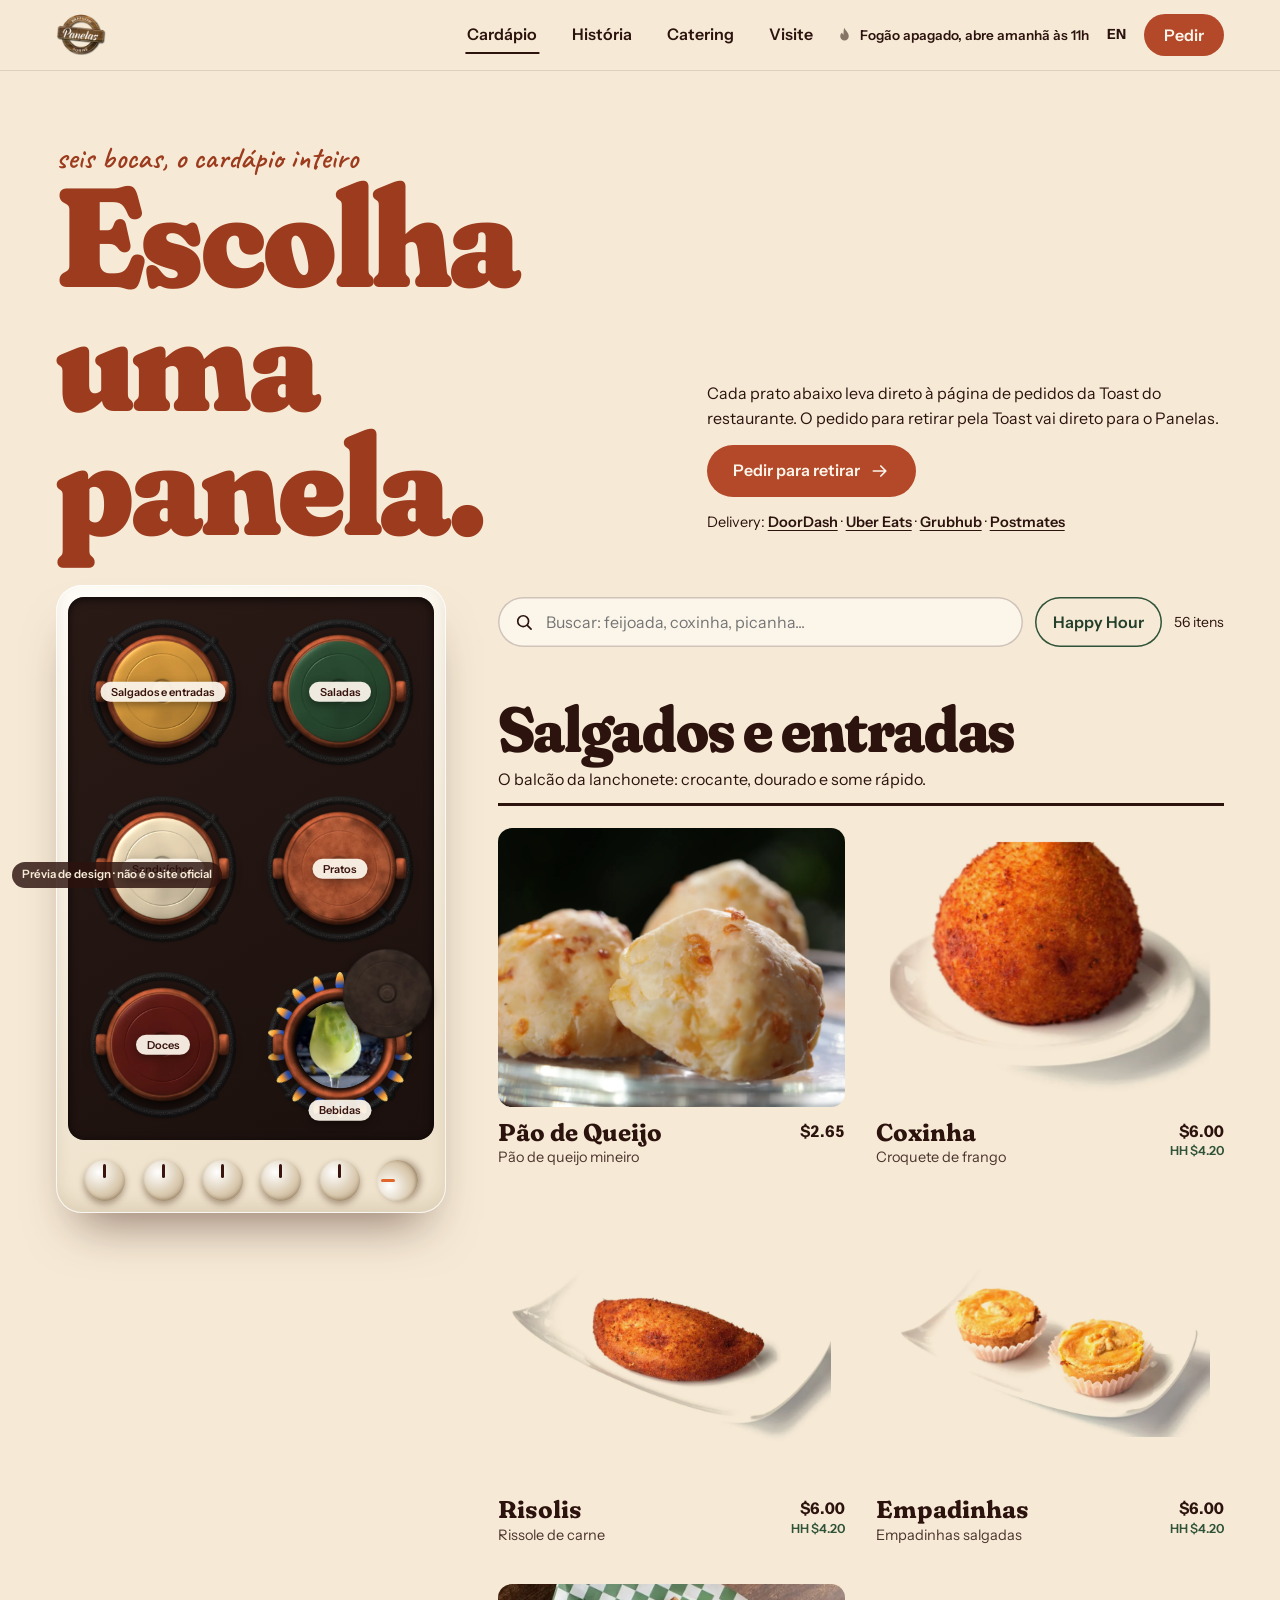
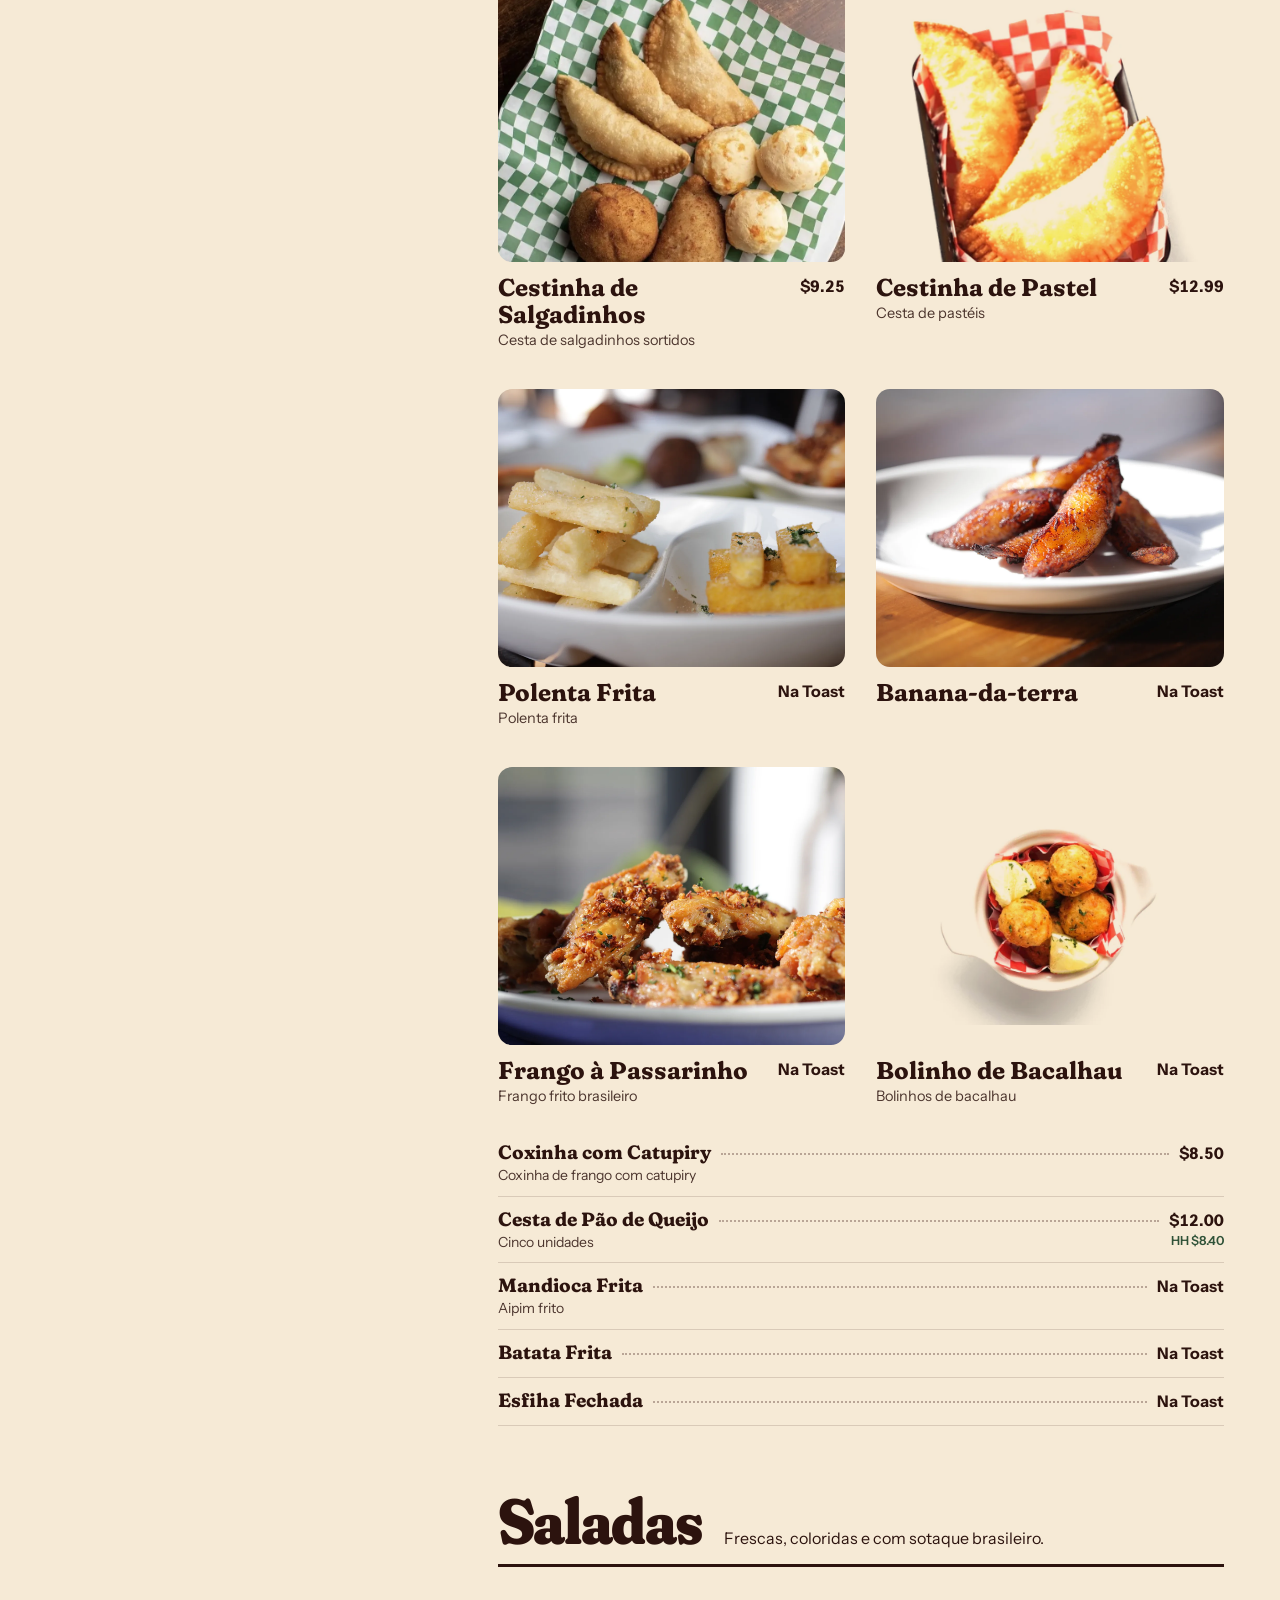
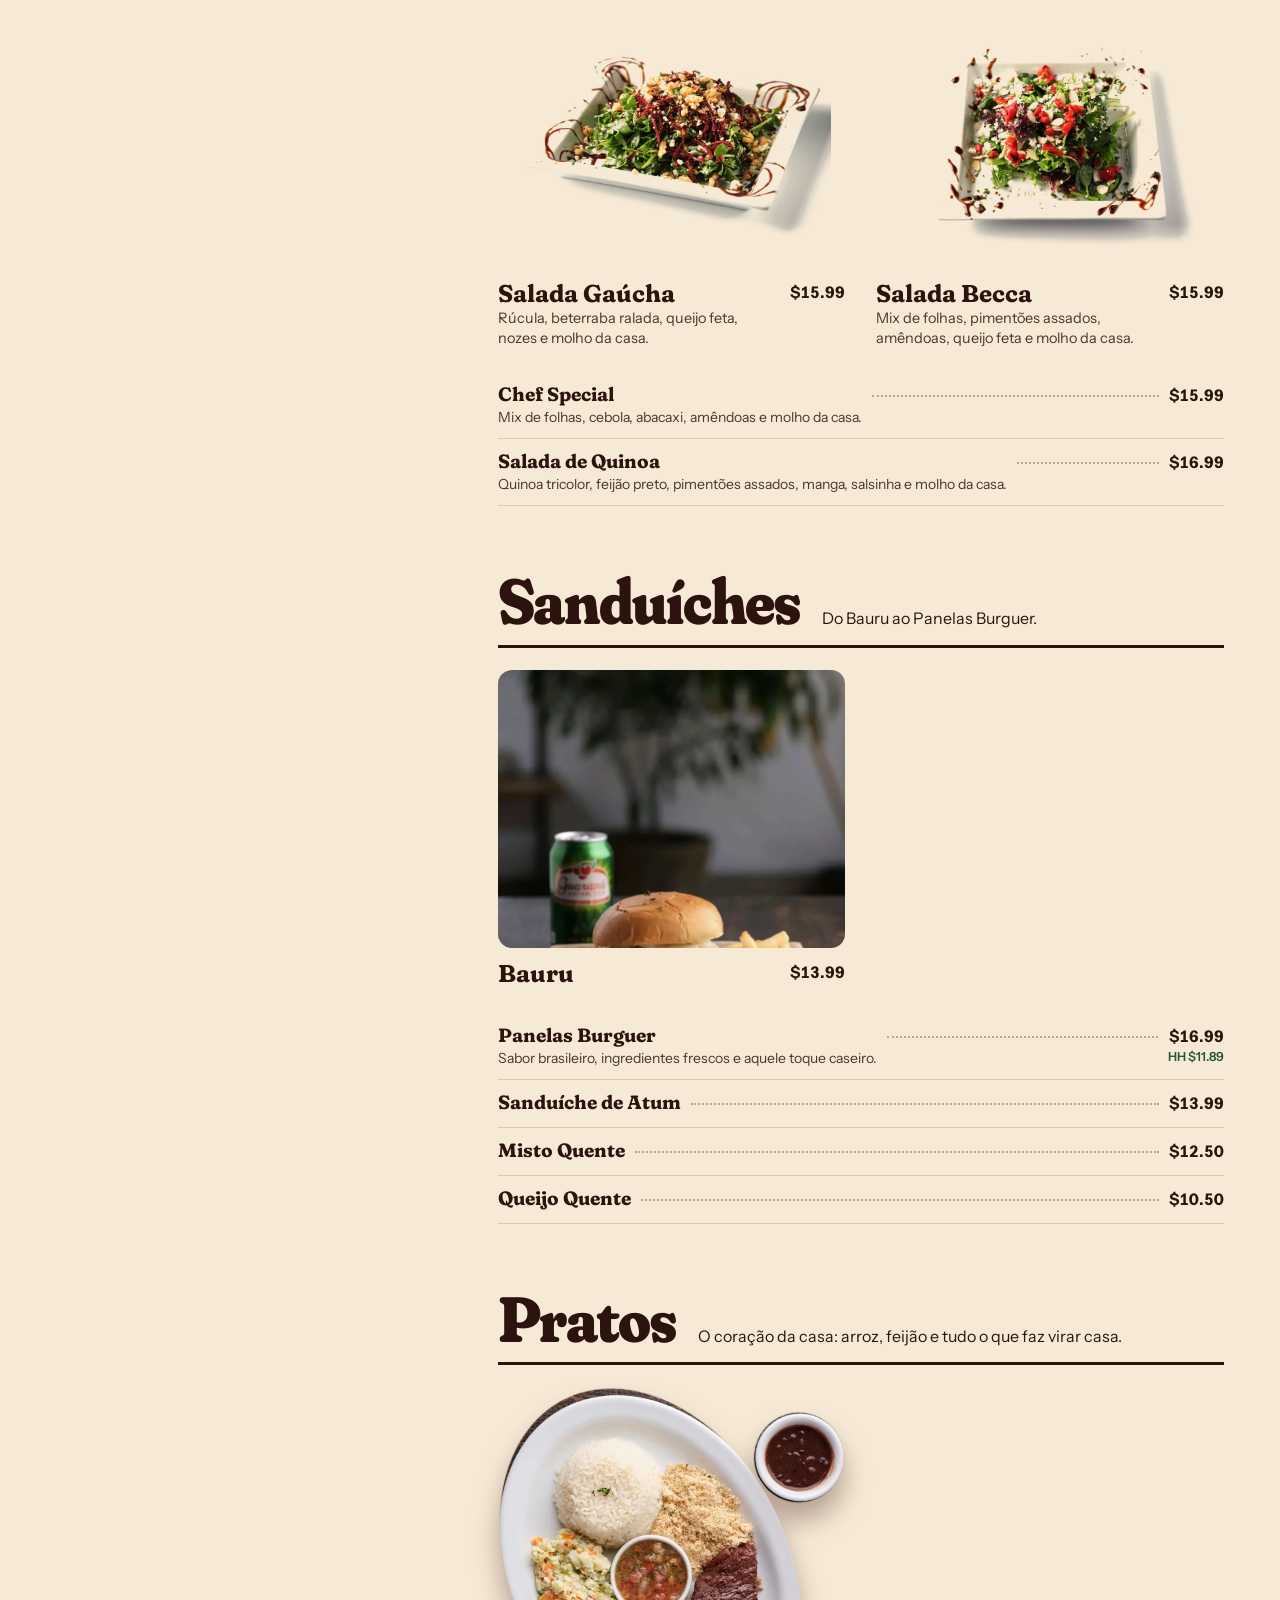
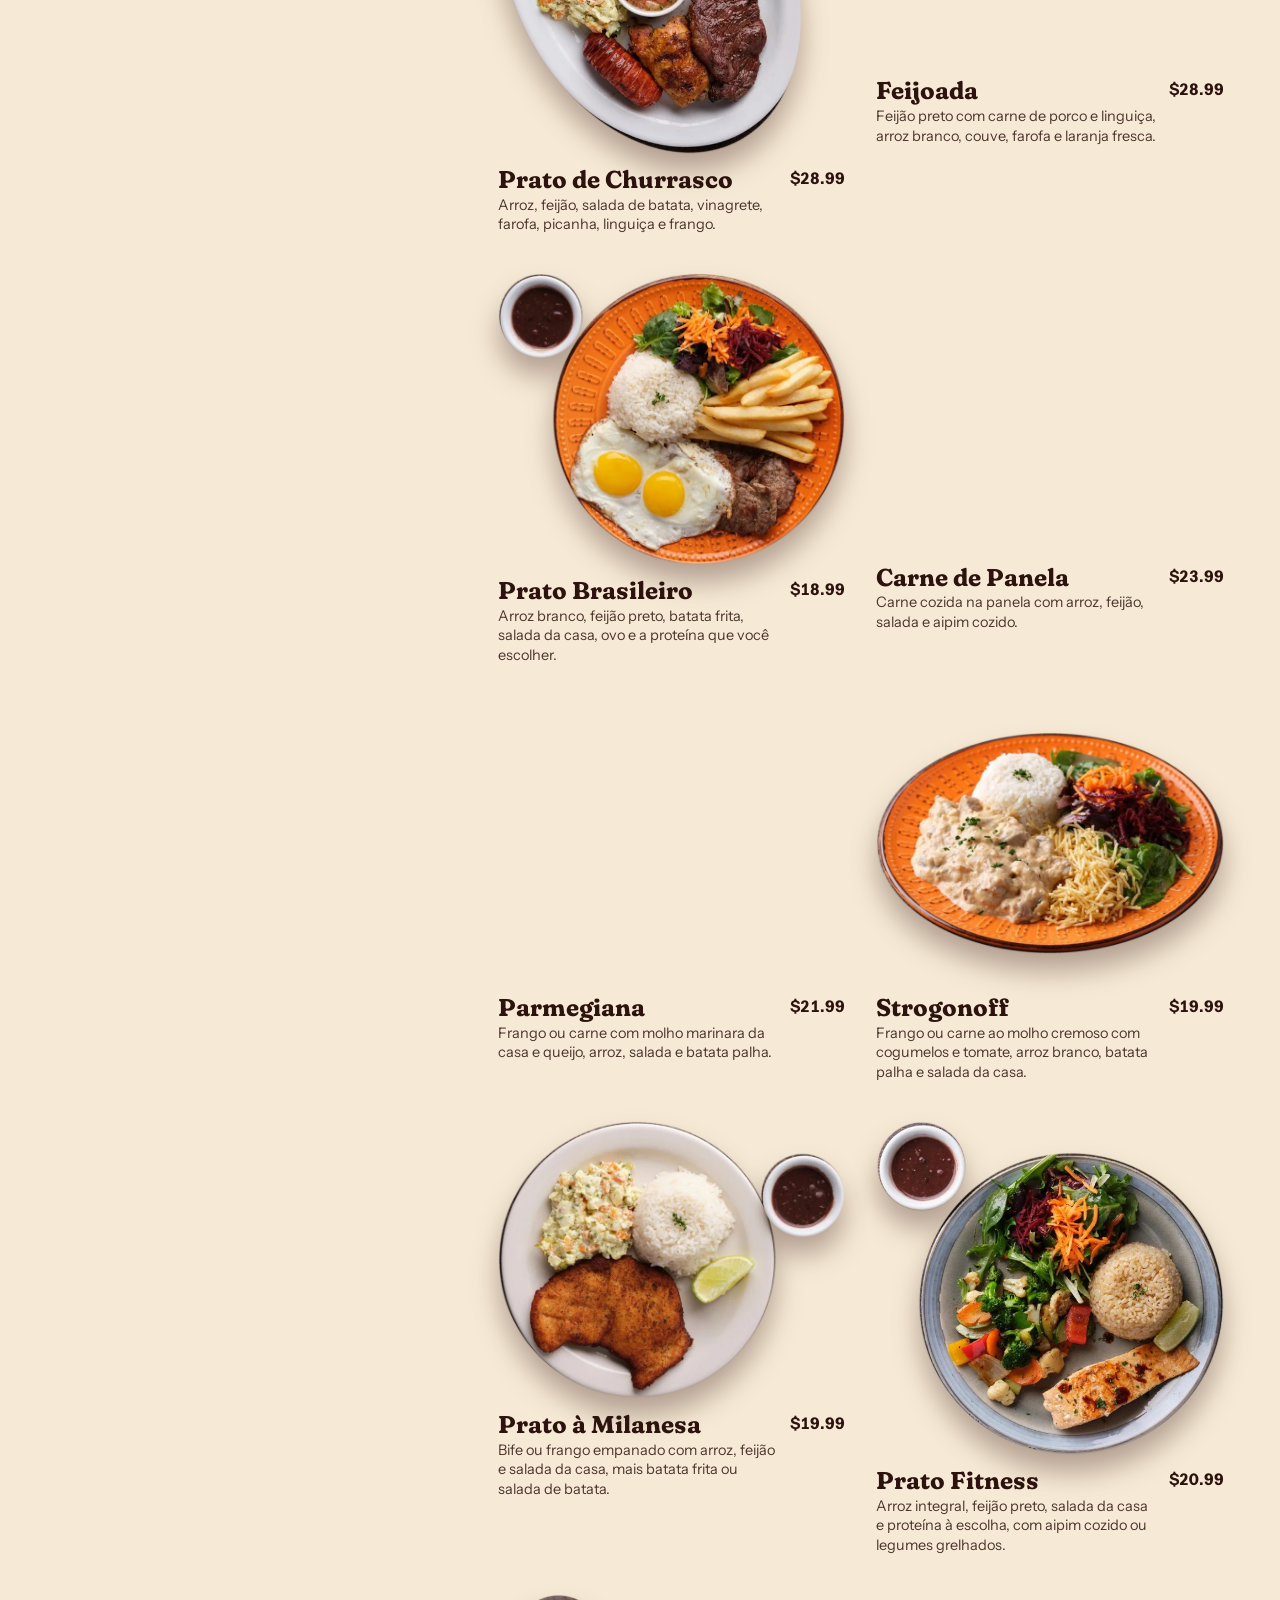
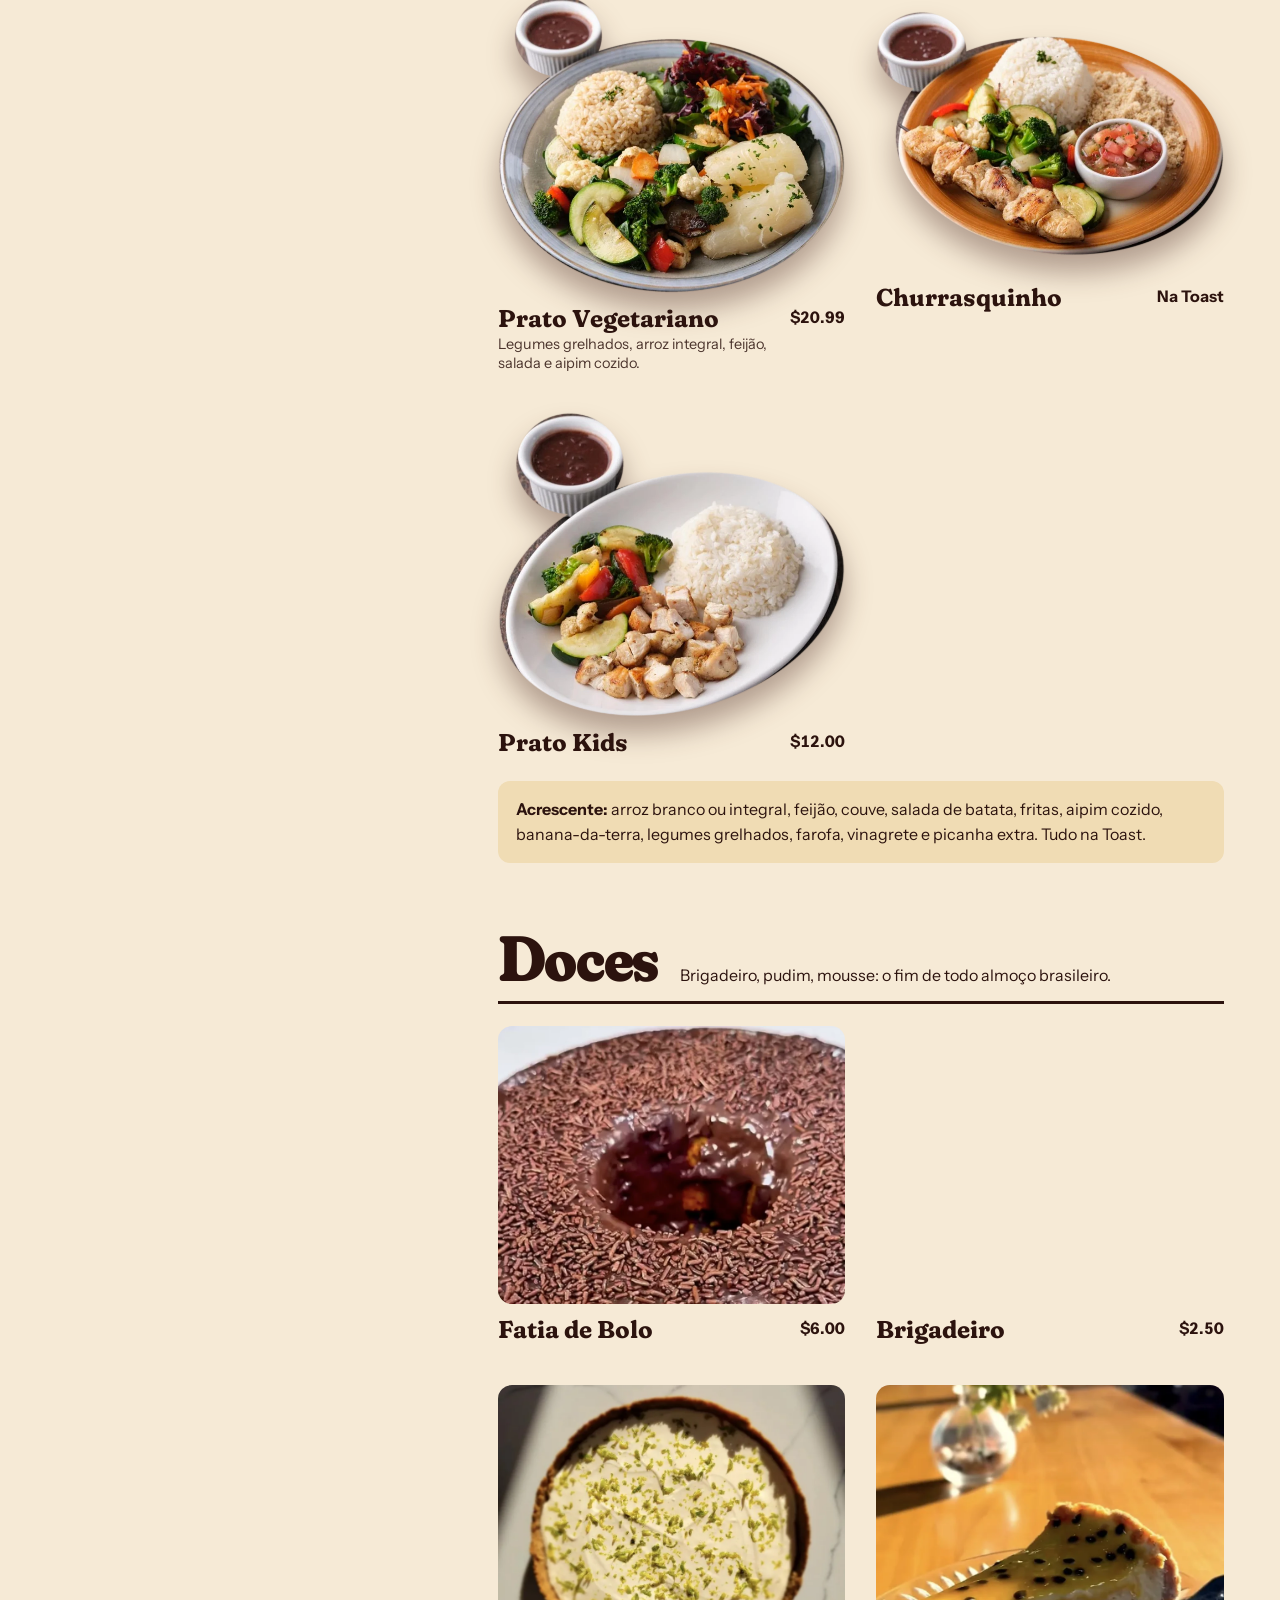
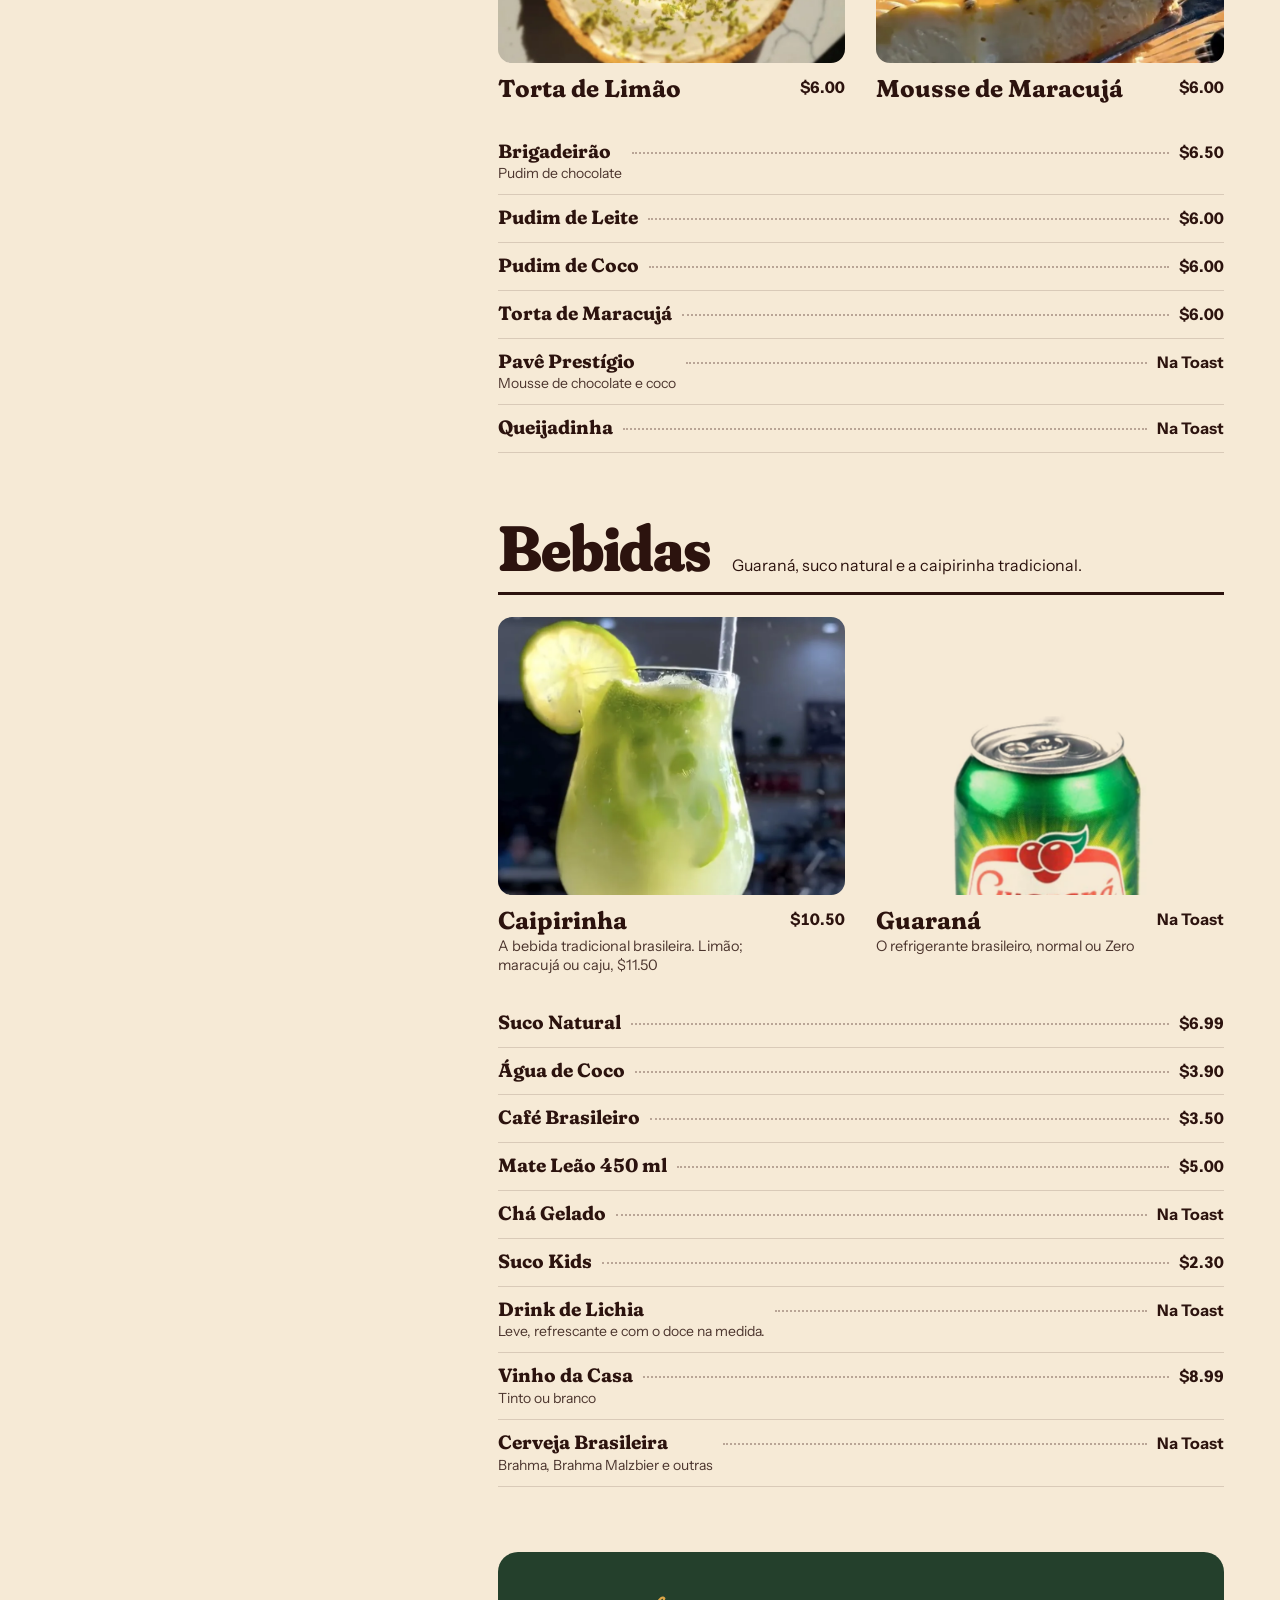
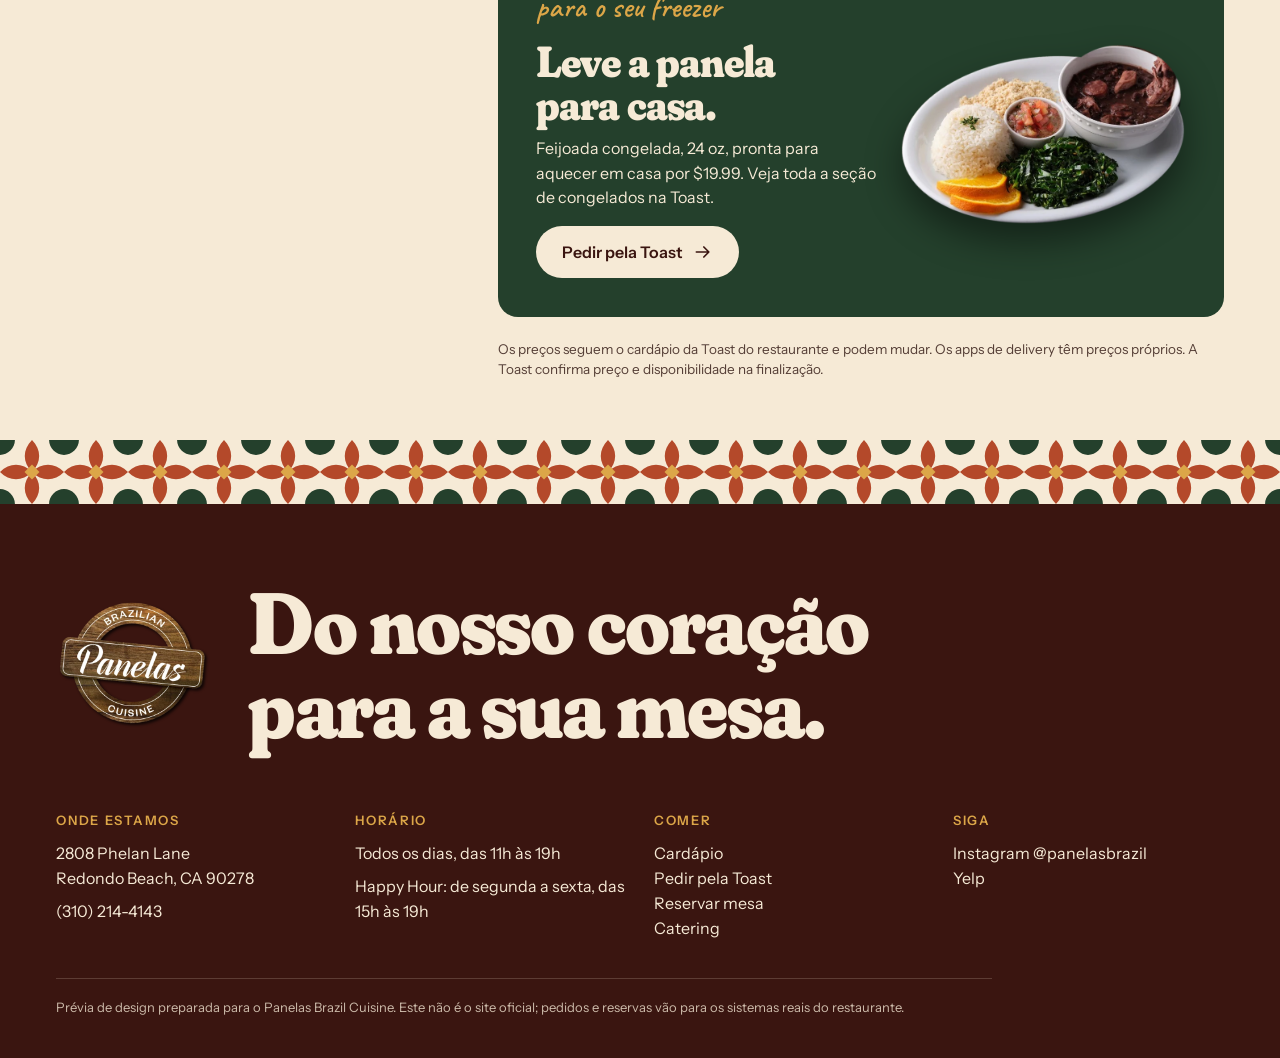
<file: pt/menu.html>
<!doctype html>
<html lang="pt-BR">
<head>
<meta charset="utf-8">
<meta name="viewport" content="width=device-width, initial-scale=1">
<title>Cardápio | Panelas Brazil Cuisine</title>
<meta name="description" content="Seis bocas, o cardápio inteiro: salgados, saladas, sanduíches, pratos, doces e bebidas, com pedido direto pela Toast.">
<meta name="robots" content="noindex">
<meta name="theme-color" content="#b4492a">
<link rel="icon" href="../img/logo-64.png">
<link rel="alternate" hreflang="en" href="../menu.html">
<link rel="alternate" hreflang="pt-BR" href="menu.html">
<link rel="preload" href="../fonts/fraunces-latin-full-normal.woff2" as="font" type="font/woff2" crossorigin>
<link rel="stylesheet" href="../css/site.css">
<script>document.documentElement.classList.add('js')</script>
<script type="application/ld+json">{"@context":"https://schema.org","@type":"Restaurant","name":"Panelas Brazil Cuisine","url":"https://www.panelasbrazil.com/","telephone":"(310) 214-4143","image":"https://static.wixstatic.com/media/76a89f_79ff0c2bbfcf42bb80a474979c1e555f~mv2.png","servesCuisine":"Brazilian","priceRange":"$$","acceptsReservations":true,"menu":"https://order.toasttab.com/online/panelas-brazil-cuisine","address":{"@type":"PostalAddress","streetAddress":"2808 Phelan Lane","addressLocality":"Redondo Beach","addressRegion":"CA","postalCode":"90278","addressCountry":"US"},"geo":{"@type":"GeoCoordinates","latitude":33.8808787,"longitude":-118.366089},"openingHoursSpecification":[{"@type":"OpeningHoursSpecification","dayOfWeek":["Monday","Tuesday","Wednesday","Thursday","Friday","Saturday","Sunday"],"opens":"11:00","closes":"19:00"}],"potentialAction":{"@type":"OrderAction","target":"https://order.toasttab.com/online/panelas-brazil-cuisine"},"sameAs":["https://www.instagram.com/panelasbrazil/","https://www.yelp.com/biz/panelas-brazil-cuisine-redondo-beach"]}</script>
</head>
<body class="p-menu" data-lang="pt">

<a class="skip" href="#main">Pular para o conteúdo</a>
<header class="hd" id="hd">
  <a class="hd-logo" href="../index.html" aria-label="Panelas Brazil Cuisine"><img src="../img/logo.webp" alt="" width="72" height="72"></a>
  <nav class="hd-nav" aria-label="Principal">
    <a href="../menu.html" aria-current="page">Cardápio</a>
    <a href="../story.html" >História</a>
    <a href="../catering.html" >Catering</a>
    <a href="../visit.html" >Visite</a>
  </nav>
  <div class="hd-right">
    <a class="stove-status" href="../visit.html" data-status><span class="ss-flame"><svg viewBox="0 0 24 24" aria-hidden="true"><path d="M12 2.500c.6 3.800 6 6.300 6 11.800A6 6 0 0 1 6 14.300c0-2.300 1.200-3.900 2.600-5.100.3 1.600 1 2.500 2 3 .2-3.600-.2-6.900 1.400-9.700Z" fill="currentColor"/></svg></span><span data-status-text>Aberto todo dia, 11h às 19h</span></a>
    <a class="lang" href="../menu.html" hreflang="en" lang="en" aria-label="View in English">EN</a>
    <a class="btn btn-sm" href="https://order.toasttab.com/online/panelas-brazil-cuisine" target="_blank" rel="noopener">Pedir</a>
    <button class="burger-btn" type="button" aria-expanded="false" aria-controls="mnav" aria-label="Abrir menu"><i></i><i></i></button>
  </div>
</header>
<div class="mnav" id="mnav" hidden>
  <nav aria-label="Celular">
    <a href="../index.html">Início</a><a href="../menu.html">Cardápio</a><a href="../story.html">Nossa história</a><a href="../catering.html">Catering</a><a href="../visit.html">Visite</a>
  </nav>
  <p>2808 Phelan Lane, Redondo Beach<br><a href="tel:+13102144143">(310) 214-4143</a></p>
</div>
<main id="main">
<section class="m-hero">
  <div>
    <p class="hand">seis bocas, o cardápio inteiro</p>
    <h1>Escolha<br>uma panela.</h1>
  </div>
  <div class="m-hero-side">
    <p>Cada prato abaixo leva direto à página de pedidos da Toast do restaurante. O pedido para retirar pela Toast vai direto para o Panelas.</p>
    <div class="btn-row"><a class="btn " href="https://order.toasttab.com/online/panelas-brazil-cuisine" target="_blank" rel="noopener">Pedir para retirar<svg viewBox="0 0 24 24" aria-hidden="true"><path d="M4 12h15M13 6l6 6-6 6" fill="none" stroke="currentColor" stroke-width="2" stroke-linecap="round" stroke-linejoin="round"/></svg></a></div>
    <p class="m-del">Delivery: <a href="https://www.doordash.com/store/panelas-brazil-cuisine-redondo-beach-1339990/" target="_blank" rel="noopener">DoorDash</a> · <a href="https://www.ubereats.com/store/panelas-brazil-cuisine/I2udQBbOQkyT5zEzGJU_tQ" target="_blank" rel="noopener">Uber Eats</a> · <a href="https://www.grubhub.com/restaurant/panelas-brazil-cuisine-2808-phelan-ln-redondo-beach/1754304" target="_blank" rel="noopener">Grubhub</a> · <a href="https://postmates.com/store/panelas-brazil-cuisine/I2udQBbOQkyT5zEzGJU_tQ" target="_blank" rel="noopener">Postmates</a></p>
  </div>
</section>
<div class="m-wrap">
  <aside class="m-side">
    <div class="stove stove-m" data-stove="menu">
      <div class="stove-top"><button class="burner" type="button" data-cat="appetizers" style="--i:0" aria-pressed="false" aria-label="Salgados e entradas">
      <img src="../img/grate.webp" alt="" loading="lazy" decoding="async" class="bn-grate"><span class="flames" aria-hidden="true"><i style="--a:0deg;--d:0s"></i><i style="--a:20deg;--d:0.37s"></i><i style="--a:40deg;--d:0.74s"></i><i style="--a:60deg;--d:0.11s"></i><i style="--a:80deg;--d:0.48s"></i><i style="--a:100deg;--d:0.85s"></i><i style="--a:120deg;--d:0.22s"></i><i style="--a:140deg;--d:0.59s"></i><i style="--a:160deg;--d:0.96s"></i><i style="--a:180deg;--d:0.33s"></i><i style="--a:200deg;--d:0.7s"></i><i style="--a:220deg;--d:0.07s"></i><i style="--a:240deg;--d:0.44s"></i><i style="--a:260deg;--d:0.81s"></i><i style="--a:280deg;--d:0.18s"></i><i style="--a:300deg;--d:0.55s"></i><i style="--a:320deg;--d:0.92s"></i><i style="--a:340deg;--d:0.29s"></i></span>
      <span class="bn-pan">
        <span class="bn-food"><img src="../img/pao.webp" alt="" loading="lazy" decoding="async" style="object-position:50% 40%"></span>
        <img src="../img/pot.webp" alt="" loading="lazy" decoding="async" class="bn-pot">
        <img src="../img/lid-farofa.webp" alt="" loading="lazy" decoding="async" class="bn-lid">
      </span>
      <span class="bn-label">Salgados e entradas</span>
    </button><button class="burner" type="button" data-cat="salads" style="--i:1" aria-pressed="false" aria-label="Saladas">
      <img src="../img/grate.webp" alt="" loading="lazy" decoding="async" class="bn-grate"><span class="flames" aria-hidden="true"><i style="--a:0deg;--d:0s"></i><i style="--a:20deg;--d:0.37s"></i><i style="--a:40deg;--d:0.74s"></i><i style="--a:60deg;--d:0.11s"></i><i style="--a:80deg;--d:0.48s"></i><i style="--a:100deg;--d:0.85s"></i><i style="--a:120deg;--d:0.22s"></i><i style="--a:140deg;--d:0.59s"></i><i style="--a:160deg;--d:0.96s"></i><i style="--a:180deg;--d:0.33s"></i><i style="--a:200deg;--d:0.7s"></i><i style="--a:220deg;--d:0.07s"></i><i style="--a:240deg;--d:0.44s"></i><i style="--a:260deg;--d:0.81s"></i><i style="--a:280deg;--d:0.18s"></i><i style="--a:300deg;--d:0.55s"></i><i style="--a:320deg;--d:0.92s"></i><i style="--a:340deg;--d:0.29s"></i></span>
      <span class="bn-pan">
        <span class="bn-food"><img src="../img/w-gaucha.webp" alt="" loading="lazy" decoding="async" style="object-position:50% 50%"></span>
        <img src="../img/pot.webp" alt="" loading="lazy" decoding="async" class="bn-pot">
        <img src="../img/lid-couve.webp" alt="" loading="lazy" decoding="async" class="bn-lid">
      </span>
      <span class="bn-label">Saladas</span>
    </button><button class="burner" type="button" data-cat="sandwiches" style="--i:2" aria-pressed="false" aria-label="Sanduíches">
      <img src="../img/grate.webp" alt="" loading="lazy" decoding="async" class="bn-grate"><span class="flames" aria-hidden="true"><i style="--a:0deg;--d:0s"></i><i style="--a:20deg;--d:0.37s"></i><i style="--a:40deg;--d:0.74s"></i><i style="--a:60deg;--d:0.11s"></i><i style="--a:80deg;--d:0.48s"></i><i style="--a:100deg;--d:0.85s"></i><i style="--a:120deg;--d:0.22s"></i><i style="--a:140deg;--d:0.59s"></i><i style="--a:160deg;--d:0.96s"></i><i style="--a:180deg;--d:0.33s"></i><i style="--a:200deg;--d:0.7s"></i><i style="--a:220deg;--d:0.07s"></i><i style="--a:240deg;--d:0.44s"></i><i style="--a:260deg;--d:0.81s"></i><i style="--a:280deg;--d:0.18s"></i><i style="--a:300deg;--d:0.55s"></i><i style="--a:320deg;--d:0.92s"></i><i style="--a:340deg;--d:0.29s"></i></span>
      <span class="bn-pan">
        <span class="bn-food"><img src="../img/burger.webp" alt="" loading="lazy" decoding="async" style="object-position:50% 62%"></span>
        <img src="../img/pot.webp" alt="" loading="lazy" decoding="async" class="bn-pot">
        <img src="../img/lid-cream.webp" alt="" loading="lazy" decoding="async" class="bn-lid">
      </span>
      <span class="bn-label">Sanduíches</span>
    </button><button class="burner" type="button" data-cat="plates" style="--i:3" aria-pressed="false" aria-label="Pratos">
      <img src="../img/grate.webp" alt="" loading="lazy" decoding="async" class="bn-grate"><span class="flames" aria-hidden="true"><i style="--a:0deg;--d:0s"></i><i style="--a:20deg;--d:0.37s"></i><i style="--a:40deg;--d:0.74s"></i><i style="--a:60deg;--d:0.11s"></i><i style="--a:80deg;--d:0.48s"></i><i style="--a:100deg;--d:0.85s"></i><i style="--a:120deg;--d:0.22s"></i><i style="--a:140deg;--d:0.59s"></i><i style="--a:160deg;--d:0.96s"></i><i style="--a:180deg;--d:0.33s"></i><i style="--a:200deg;--d:0.7s"></i><i style="--a:220deg;--d:0.07s"></i><i style="--a:240deg;--d:0.44s"></i><i style="--a:260deg;--d:0.81s"></i><i style="--a:280deg;--d:0.18s"></i><i style="--a:300deg;--d:0.55s"></i><i style="--a:320deg;--d:0.92s"></i><i style="--a:340deg;--d:0.29s"></i></span>
      <span class="bn-pan">
        <span class="bn-food"><img src="../img/plate-bbq.webp" alt="" loading="lazy" decoding="async" style="object-position:50% 50%"></span>
        <img src="../img/pot.webp" alt="" loading="lazy" decoding="async" class="bn-pot">
        <img src="../img/lid-clay.webp" alt="" loading="lazy" decoding="async" class="bn-lid">
      </span>
      <span class="bn-label">Pratos</span>
    </button><button class="burner" type="button" data-cat="sweets" style="--i:4" aria-pressed="false" aria-label="Doces">
      <img src="../img/grate.webp" alt="" loading="lazy" decoding="async" class="bn-grate"><span class="flames" aria-hidden="true"><i style="--a:0deg;--d:0s"></i><i style="--a:20deg;--d:0.37s"></i><i style="--a:40deg;--d:0.74s"></i><i style="--a:60deg;--d:0.11s"></i><i style="--a:80deg;--d:0.48s"></i><i style="--a:100deg;--d:0.85s"></i><i style="--a:120deg;--d:0.22s"></i><i style="--a:140deg;--d:0.59s"></i><i style="--a:160deg;--d:0.96s"></i><i style="--a:180deg;--d:0.33s"></i><i style="--a:200deg;--d:0.7s"></i><i style="--a:220deg;--d:0.07s"></i><i style="--a:240deg;--d:0.44s"></i><i style="--a:260deg;--d:0.81s"></i><i style="--a:280deg;--d:0.18s"></i><i style="--a:300deg;--d:0.55s"></i><i style="--a:320deg;--d:0.92s"></i><i style="--a:340deg;--d:0.29s"></i></span>
      <span class="bn-pan">
        <span class="bn-food"><img src="../img/limepie.webp" alt="" loading="lazy" decoding="async" style="object-position:50% 50%"></span>
        <img src="../img/pot.webp" alt="" loading="lazy" decoding="async" class="bn-pot">
        <img src="../img/lid-oxblood.webp" alt="" loading="lazy" decoding="async" class="bn-lid">
      </span>
      <span class="bn-label">Doces</span>
    </button><button class="burner" type="button" data-cat="drinks" style="--i:5" aria-pressed="false" aria-label="Bebidas">
      <img src="../img/grate.webp" alt="" loading="lazy" decoding="async" class="bn-grate"><span class="flames" aria-hidden="true"><i style="--a:0deg;--d:0s"></i><i style="--a:20deg;--d:0.37s"></i><i style="--a:40deg;--d:0.74s"></i><i style="--a:60deg;--d:0.11s"></i><i style="--a:80deg;--d:0.48s"></i><i style="--a:100deg;--d:0.85s"></i><i style="--a:120deg;--d:0.22s"></i><i style="--a:140deg;--d:0.59s"></i><i style="--a:160deg;--d:0.96s"></i><i style="--a:180deg;--d:0.33s"></i><i style="--a:200deg;--d:0.7s"></i><i style="--a:220deg;--d:0.07s"></i><i style="--a:240deg;--d:0.44s"></i><i style="--a:260deg;--d:0.81s"></i><i style="--a:280deg;--d:0.18s"></i><i style="--a:300deg;--d:0.55s"></i><i style="--a:320deg;--d:0.92s"></i><i style="--a:340deg;--d:0.29s"></i></span>
      <span class="bn-pan">
        <span class="bn-food"><img src="../img/caipirinha.webp" alt="" loading="lazy" decoding="async" style="object-position:50% 30%"></span>
        <img src="../img/pot.webp" alt="" loading="lazy" decoding="async" class="bn-pot">
        <img src="../img/lid-black.webp" alt="" loading="lazy" decoding="async" class="bn-lid">
      </span>
      <span class="bn-label">Bebidas</span>
    </button></div>
      <div class="stove-panel"><button class="knob" type="button" data-cat="appetizers" tabindex="-1" aria-hidden="true"><i></i></button><button class="knob" type="button" data-cat="salads" tabindex="-1" aria-hidden="true"><i></i></button><button class="knob" type="button" data-cat="sandwiches" tabindex="-1" aria-hidden="true"><i></i></button><button class="knob" type="button" data-cat="plates" tabindex="-1" aria-hidden="true"><i></i></button><button class="knob" type="button" data-cat="sweets" tabindex="-1" aria-hidden="true"><i></i></button><button class="knob" type="button" data-cat="drinks" tabindex="-1" aria-hidden="true"><i></i></button></div>
    </div>
  </aside>
  <div class="m-main">
    <div class="m-tools">
      <label class="m-search"><svg viewBox="0 0 24 24" aria-hidden="true"><circle cx="11" cy="11" r="6.500" fill="none" stroke="currentColor" stroke-width="2"/><path d="m16 16 4.500 4.500" stroke="currentColor" stroke-width="2" stroke-linecap="round"/></svg><span class="vh">Buscar no cardápio</span><input id="m-q" type="search" placeholder="Buscar: feijoada, coxinha, picanha..." autocomplete="off"></label>
      <button class="chip" type="button" id="m-hh" aria-pressed="false">Happy Hour</button>
      <p class="m-count" aria-live="polite"><span id="m-n">56</span> itens</p>
    </div>
    <section class="m-cat" id="appetizers" data-cat="appetizers" aria-labelledby="h-appetizers">
        <header><h2 id="h-appetizers">Salgados e entradas</h2><p>O balcão da lanchonete: crocante, dourado e some rápido.</p></header>
        <div class="m-grid"><button class="dish photo" type="button" data-dish="pao" data-name="Pão de Queijo" data-sub="Pão de queijo mineiro" data-desc="Sem glúten, feito com polvilho e queijo minas." data-price="$2.65" data-hh="" data-img="pao" data-kind="photo" data-toast="https://order.toasttab.com/online/panelas-brazil-cuisine" data-s="pão de queijo pão de queijo pão de queijo mineiro sem glúten, feito com polvilho e queijo minas.">
          <span class="dish-img"><img src="../img/pao.webp" alt="Pão de Queijo" loading="lazy" decoding="async" ></span>
          <span class="dish-tx"><b>Pão de Queijo</b><small>Pão de queijo mineiro</small></span>
          <span class="dish-p">$2.65</span>
        </button><button class="dish w" type="button" data-dish="coxinha" data-name="Coxinha" data-sub="Croquete de frango" data-desc="Croquete tradicional de frango desfiado temperado." data-price="$6.00" data-hh="$4.20" data-img="w-coxinha" data-kind="w" data-toast="https://order.toasttab.com/online/panelas-brazil-cuisine" data-s="coxinha coxinha croquete de frango croquete tradicional de frango desfiado temperado.">
          <span class="dish-img"><img src="../img/w-coxinha.webp" alt="Coxinha" loading="lazy" decoding="async" ></span>
          <span class="dish-tx"><b>Coxinha</b><small>Croquete de frango</small></span>
          <span class="dish-p">$6.00<i>HH $4.20</i></span>
        </button><button class="dish w" type="button" data-dish="risolis" data-name="Risolis" data-sub="Rissole de carne" data-desc="Massa recheada com carne moída temperada, empanada e frita." data-price="$6.00" data-hh="$4.20" data-img="w-risoli" data-kind="w" data-toast="https://order.toasttab.com/online/panelas-brazil-cuisine" data-s="risolis risolis rissole de carne massa recheada com carne moída temperada, empanada e frita.">
          <span class="dish-img"><img src="../img/w-risoli.webp" alt="Risolis" loading="lazy" decoding="async" ></span>
          <span class="dish-tx"><b>Risolis</b><small>Rissole de carne</small></span>
          <span class="dish-p">$6.00<i>HH $4.20</i></span>
        </button><button class="dish w" type="button" data-dish="empadinhas" data-name="Empadinhas" data-sub="Empadinhas salgadas" data-desc="Massa amanteigada com frango, camarão ou palmito." data-price="$6.00" data-hh="$4.20" data-img="w-empadinha" data-kind="w" data-toast="https://order.toasttab.com/online/panelas-brazil-cuisine" data-s="empadinhas empadinhas empadinhas salgadas massa amanteigada com frango, camarão ou palmito.">
          <span class="dish-img"><img src="../img/w-empadinha.webp" alt="Empadinhas" loading="lazy" decoding="async" ></span>
          <span class="dish-tx"><b>Empadinhas</b><small>Empadinhas salgadas</small></span>
          <span class="dish-p">$6.00<i>HH $4.20</i></span>
        </button><button class="dish photo" type="button" data-dish="salgadinhos" data-name="Cestinha de Salgadinhos" data-sub="Cesta de salgadinhos sortidos" data-desc="" data-price="$9.25" data-hh="" data-img="salgados" data-kind="photo" data-toast="https://order.toasttab.com/online/panelas-brazil-cuisine/item-cestinha-de-salgadinhos_693bc213-39e0-4b5a-8a60-ec9fd3b1f2e5" data-s="cestinha de salgadinhos cestinha de salgadinhos cesta de salgadinhos sortidos ">
          <span class="dish-img"><img src="../img/salgados.webp" alt="Cestinha de Salgadinhos" loading="lazy" decoding="async" ></span>
          <span class="dish-tx"><b>Cestinha de Salgadinhos</b><small>Cesta de salgadinhos sortidos</small></span>
          <span class="dish-p">$9.25</span>
        </button><button class="dish w" type="button" data-dish="pastel" data-name="Cestinha de Pastel" data-sub="Cesta de pastéis" data-desc="" data-price="$12.99" data-hh="" data-img="w-pastel" data-kind="w" data-toast="https://order.toasttab.com/online/panelas-brazil-cuisine" data-s="cestinha de pastel cestinha de pastel cesta de pastéis ">
          <span class="dish-img"><img src="../img/w-pastel.webp" alt="Cestinha de Pastel" loading="lazy" decoding="async" ></span>
          <span class="dish-tx"><b>Cestinha de Pastel</b><small>Cesta de pastéis</small></span>
          <span class="dish-p">$12.99</span>
        </button><button class="dish photo" type="button" data-dish="polenta" data-name="Polenta Frita" data-sub="Polenta frita" data-desc="Crocante por fora, cremosa por dentro." data-price="" data-hh="" data-img="polenta" data-kind="photo" data-toast="https://order.toasttab.com/online/panelas-brazil-cuisine" data-s="polenta frita polenta frita polenta frita crocante por fora, cremosa por dentro.">
          <span class="dish-img"><img src="../img/polenta.webp" alt="Polenta Frita" loading="lazy" decoding="async" ></span>
          <span class="dish-tx"><b>Polenta Frita</b><small>Polenta frita</small></span>
          <span class="dish-p">Na Toast</span>
        </button><button class="dish photo" type="button" data-dish="plantains" data-name="Banana-da-terra" data-sub="" data-desc="" data-price="" data-hh="" data-img="plantain" data-kind="photo" data-toast="https://order.toasttab.com/online/panelas-brazil-cuisine" data-s="plantains banana-da-terra  ">
          <span class="dish-img"><img src="../img/plantain.webp" alt="Banana-da-terra" loading="lazy" decoding="async" ></span>
          <span class="dish-tx"><b>Banana-da-terra</b><small></small></span>
          <span class="dish-p">Na Toast</span>
        </button><button class="dish photo" type="button" data-dish="frango" data-name="Frango à Passarinho" data-sub="Frango frito brasileiro" data-desc="" data-price="" data-hh="" data-img="frango" data-kind="photo" data-toast="https://order.toasttab.com/online/panelas-brazil-cuisine" data-s="frango à passarinho frango à passarinho frango frito brasileiro ">
          <span class="dish-img"><img src="../img/frango.webp" alt="Frango à Passarinho" loading="lazy" decoding="async" ></span>
          <span class="dish-tx"><b>Frango à Passarinho</b><small>Frango frito brasileiro</small></span>
          <span class="dish-p">Na Toast</span>
        </button><button class="dish w" type="button" data-dish="bacalhau" data-name="Bolinho de Bacalhau" data-sub="Bolinhos de bacalhau" data-desc="" data-price="" data-hh="" data-img="w-bolinho" data-kind="w" data-toast="https://order.toasttab.com/online/panelas-brazil-cuisine" data-s="bolinho de bacalhau bolinho de bacalhau bolinhos de bacalhau ">
          <span class="dish-img"><img src="../img/w-bolinho.webp" alt="Bolinho de Bacalhau" loading="lazy" decoding="async" ></span>
          <span class="dish-tx"><b>Bolinho de Bacalhau</b><small>Bolinhos de bacalhau</small></span>
          <span class="dish-p">Na Toast</span>
        </button></div>
        <div class="m-lines"><button class="line" type="button" data-dish="catupiry" data-name="Coxinha com Catupiry" data-sub="Coxinha de frango com catupiry" data-desc="" data-price="$8.50" data-hh="" data-img="" data-kind="" data-toast="https://order.toasttab.com/online/panelas-brazil-cuisine" data-s="coxinha com catupiry coxinha com catupiry coxinha de frango com catupiry ">
          <span class="l-t"><b>Coxinha com Catupiry</b><small>Coxinha de frango com catupiry</small></span>
          <span class="l-d" aria-hidden="true"></span>
          <span class="l-p">$8.50</span>
        </button><button class="line" type="button" data-dish="basket" data-name="Cesta de Pão de Queijo" data-sub="Cinco unidades" data-desc="" data-price="$12.00" data-hh="$8.40" data-img="" data-kind="" data-toast="https://order.toasttab.com/online/panelas-brazil-cuisine" data-s="cheese bread basket cesta de pão de queijo cinco unidades ">
          <span class="l-t"><b>Cesta de Pão de Queijo</b><small>Cinco unidades</small></span>
          <span class="l-d" aria-hidden="true"></span>
          <span class="l-p">$12.00<i>HH $8.40</i></span>
        </button><button class="line" type="button" data-dish="mandioca" data-name="Mandioca Frita" data-sub="Aipim frito" data-desc="Crocante por fora, macia por dentro." data-price="" data-hh="" data-img="" data-kind="" data-toast="https://order.toasttab.com/online/panelas-brazil-cuisine" data-s="mandioca frita mandioca frita aipim frito crocante por fora, macia por dentro.">
          <span class="l-t"><b>Mandioca Frita</b><small>Aipim frito</small></span>
          <span class="l-d" aria-hidden="true"></span>
          <span class="l-p">Na Toast</span>
        </button><button class="line" type="button" data-dish="fries" data-name="Batata Frita" data-sub="" data-desc="" data-price="" data-hh="" data-img="" data-kind="" data-toast="https://order.toasttab.com/online/panelas-brazil-cuisine" data-s="potato fries batata frita  ">
          <span class="l-t"><b>Batata Frita</b></span>
          <span class="l-d" aria-hidden="true"></span>
          <span class="l-p">Na Toast</span>
        </button><button class="line" type="button" data-dish="esfiha" data-name="Esfiha Fechada" data-sub="" data-desc="" data-price="" data-hh="" data-img="" data-kind="" data-toast="https://order.toasttab.com/online/panelas-brazil-cuisine/item-esfiha-fechada_3dd20df1-c755-4274-95a8-4fcd6d421bbf" data-s="esfiha fechada esfiha fechada  ">
          <span class="l-t"><b>Esfiha Fechada</b></span>
          <span class="l-d" aria-hidden="true"></span>
          <span class="l-p">Na Toast</span>
        </button></div>
        
      </section><section class="m-cat" id="salads" data-cat="salads" aria-labelledby="h-salads">
        <header><h2 id="h-salads">Saladas</h2><p>Frescas, coloridas e com sotaque brasileiro.</p></header>
        <div class="m-grid"><button class="dish w" type="button" data-dish="gaucha" data-name="Salada Gaúcha" data-sub="" data-desc="Rúcula, beterraba ralada, queijo feta, nozes e molho da casa." data-price="$15.99" data-hh="" data-img="w-gaucha" data-kind="w" data-toast="https://order.toasttab.com/online/panelas-brazil-cuisine" data-s="gaúcha salad salada gaúcha  rúcula, beterraba ralada, queijo feta, nozes e molho da casa.">
          <span class="dish-img"><img src="../img/w-gaucha.webp" alt="Salada Gaúcha" loading="lazy" decoding="async" ></span>
          <span class="dish-tx"><b>Salada Gaúcha</b><small>Rúcula, beterraba ralada, queijo feta, nozes e molho da casa.</small></span>
          <span class="dish-p">$15.99</span>
        </button><button class="dish w" type="button" data-dish="becca" data-name="Salada Becca" data-sub="" data-desc="Mix de folhas, pimentões assados, amêndoas, queijo feta e molho da casa." data-price="$15.99" data-hh="" data-img="w-becca" data-kind="w" data-toast="https://order.toasttab.com/online/panelas-brazil-cuisine" data-s="becca salad salada becca  mix de folhas, pimentões assados, amêndoas, queijo feta e molho da casa.">
          <span class="dish-img"><img src="../img/w-becca.webp" alt="Salada Becca" loading="lazy" decoding="async" ></span>
          <span class="dish-tx"><b>Salada Becca</b><small>Mix de folhas, pimentões assados, amêndoas, queijo feta e molho da casa.</small></span>
          <span class="dish-p">$15.99</span>
        </button></div>
        <div class="m-lines"><button class="line" type="button" data-dish="chef" data-name="Chef Special" data-sub="" data-desc="Mix de folhas, cebola, abacaxi, amêndoas e molho da casa." data-price="$15.99" data-hh="" data-img="" data-kind="" data-toast="https://order.toasttab.com/online/panelas-brazil-cuisine" data-s="chef special chef special  mix de folhas, cebola, abacaxi, amêndoas e molho da casa.">
          <span class="l-t"><b>Chef Special</b><small>Mix de folhas, cebola, abacaxi, amêndoas e molho da casa.</small></span>
          <span class="l-d" aria-hidden="true"></span>
          <span class="l-p">$15.99</span>
        </button><button class="line" type="button" data-dish="quinoa" data-name="Salada de Quinoa" data-sub="" data-desc="Quinoa tricolor, feijão preto, pimentões assados, manga, salsinha e molho da casa." data-price="$16.99" data-hh="" data-img="" data-kind="" data-toast="https://order.toasttab.com/online/panelas-brazil-cuisine" data-s="quinoa salad salada de quinoa  quinoa tricolor, feijão preto, pimentões assados, manga, salsinha e molho da casa.">
          <span class="l-t"><b>Salada de Quinoa</b><small>Quinoa tricolor, feijão preto, pimentões assados, manga, salsinha e molho da casa.</small></span>
          <span class="l-d" aria-hidden="true"></span>
          <span class="l-p">$16.99</span>
        </button></div>
        
      </section><section class="m-cat" id="sandwiches" data-cat="sandwiches" aria-labelledby="h-sandwiches">
        <header><h2 id="h-sandwiches">Sanduíches</h2><p>Do Bauru ao Panelas Burguer.</p></header>
        <div class="m-grid"><button class="dish photo" type="button" data-dish="bauru" data-name="Bauru" data-sub="" data-desc="" data-price="$13.99" data-hh="" data-img="burger" data-kind="photo" data-toast="https://order.toasttab.com/online/panelas-brazil-cuisine/item-bauru-sandwich_3a7d5f1b-d0f2-4112-8cc0-b594f61a73a9" data-s="bauru bauru  ">
          <span class="dish-img"><img src="../img/burger.webp" alt="Bauru" loading="lazy" decoding="async" ></span>
          <span class="dish-tx"><b>Bauru</b><small></small></span>
          <span class="dish-p">$13.99</span>
        </button></div>
        <div class="m-lines"><button class="line" type="button" data-dish="burguer" data-name="Panelas Burguer" data-sub="" data-desc="Sabor brasileiro, ingredientes frescos e aquele toque caseiro." data-price="$16.99" data-hh="$11.89" data-img="" data-kind="" data-toast="https://order.toasttab.com/online/panelas-brazil-cuisine" data-s="panelas burguer panelas burguer  sabor brasileiro, ingredientes frescos e aquele toque caseiro.">
          <span class="l-t"><b>Panelas Burguer</b><small>Sabor brasileiro, ingredientes frescos e aquele toque caseiro.</small></span>
          <span class="l-d" aria-hidden="true"></span>
          <span class="l-p">$16.99<i>HH $11.89</i></span>
        </button><button class="line" type="button" data-dish="tuna" data-name="Sanduíche de Atum" data-sub="" data-desc="" data-price="$13.99" data-hh="" data-img="" data-kind="" data-toast="https://order.toasttab.com/online/panelas-brazil-cuisine" data-s="tuna sandwich sanduíche de atum  ">
          <span class="l-t"><b>Sanduíche de Atum</b></span>
          <span class="l-d" aria-hidden="true"></span>
          <span class="l-p">$13.99</span>
        </button><button class="line" type="button" data-dish="misto" data-name="Misto Quente" data-sub="" data-desc="" data-price="$12.50" data-hh="" data-img="" data-kind="" data-toast="https://order.toasttab.com/online/panelas-brazil-cuisine/item-misto-quente_fb95b7d4-3e62-43ea-8887-d6f1d10fa2ce" data-s="misto quente misto quente  ">
          <span class="l-t"><b>Misto Quente</b></span>
          <span class="l-d" aria-hidden="true"></span>
          <span class="l-p">$12.50</span>
        </button><button class="line" type="button" data-dish="grilled" data-name="Queijo Quente" data-sub="" data-desc="" data-price="$10.50" data-hh="" data-img="" data-kind="" data-toast="https://order.toasttab.com/online/panelas-brazil-cuisine" data-s="grilled cheese queijo quente  ">
          <span class="l-t"><b>Queijo Quente</b></span>
          <span class="l-d" aria-hidden="true"></span>
          <span class="l-p">$10.50</span>
        </button></div>
        
      </section><section class="m-cat" id="plates" data-cat="plates" aria-labelledby="h-plates">
        <header><h2 id="h-plates">Pratos</h2><p>O coração da casa: arroz, feijão e tudo o que faz virar casa.</p></header>
        <div class="m-grid"><button class="dish plate" type="button" data-dish="bbq" data-name="Prato de Churrasco" data-sub="" data-desc="Arroz, feijão, salada de batata, vinagrete, farofa, picanha, linguiça e frango." data-price="$28.99" data-hh="" data-img="plate-bbq" data-kind="plate" data-toast="https://order.toasttab.com/online/panelas-brazil-cuisine" data-s="bbq plate prato de churrasco  arroz, feijão, salada de batata, vinagrete, farofa, picanha, linguiça e frango.">
          <span class="dish-img"><img src="../img/plate-bbq.webp" alt="Prato de Churrasco" loading="lazy" decoding="async" ></span>
          <span class="dish-tx"><b>Prato de Churrasco</b><small>Arroz, feijão, salada de batata, vinagrete, farofa, picanha, linguiça e frango.</small></span>
          <span class="dish-p">$28.99</span>
        </button><button class="dish plate" type="button" data-dish="feijoada" data-name="Feijoada" data-sub="" data-desc="Feijão preto com carne de porco e linguiça, arroz branco, couve, farofa e laranja fresca." data-price="$28.99" data-hh="" data-img="plate-feijoada" data-kind="plate" data-toast="https://order.toasttab.com/online/panelas-brazil-cuisine" data-s="feijoada feijoada  feijão preto com carne de porco e linguiça, arroz branco, couve, farofa e laranja fresca.">
          <span class="dish-img"><img src="../img/plate-feijoada.webp" alt="Feijoada" loading="lazy" decoding="async" ></span>
          <span class="dish-tx"><b>Feijoada</b><small>Feijão preto com carne de porco e linguiça, arroz branco, couve, farofa e laranja fresca.</small></span>
          <span class="dish-p">$28.99</span>
        </button><button class="dish plate" type="button" data-dish="brazilian" data-name="Prato Brasileiro" data-sub="" data-desc="Arroz branco, feijão preto, batata frita, salada da casa, ovo e a proteína que você escolher." data-price="$18.99" data-hh="" data-img="plate-brazilian" data-kind="plate" data-toast="https://order.toasttab.com/online/panelas-brazil-cuisine" data-s="brazilian plate prato brasileiro  arroz branco, feijão preto, batata frita, salada da casa, ovo e a proteína que você escolher.">
          <span class="dish-img"><img src="../img/plate-brazilian.webp" alt="Prato Brasileiro" loading="lazy" decoding="async" ></span>
          <span class="dish-tx"><b>Prato Brasileiro</b><small>Arroz branco, feijão preto, batata frita, salada da casa, ovo e a proteína que você escolher.</small></span>
          <span class="dish-p">$18.99</span>
        </button><button class="dish plate" type="button" data-dish="carne" data-name="Carne de Panela" data-sub="" data-desc="Carne cozida na panela com arroz, feijão, salada e aipim cozido." data-price="$23.99" data-hh="" data-img="plate-carne" data-kind="plate" data-toast="https://order.toasttab.com/online/panelas-brazil-cuisine" data-s="carne de panela carne de panela  carne cozida na panela com arroz, feijão, salada e aipim cozido.">
          <span class="dish-img"><img src="../img/plate-carne.webp" alt="Carne de Panela" loading="lazy" decoding="async" ></span>
          <span class="dish-tx"><b>Carne de Panela</b><small>Carne cozida na panela com arroz, feijão, salada e aipim cozido.</small></span>
          <span class="dish-p">$23.99</span>
        </button><button class="dish plate" type="button" data-dish="parmigiana" data-name="Parmegiana" data-sub="" data-desc="Frango ou carne com molho marinara da casa e queijo, arroz, salada e batata palha." data-price="$21.99" data-hh="" data-img="plate-parmigiana" data-kind="plate" data-toast="https://order.toasttab.com/online/panelas-brazil-cuisine" data-s="parmigiana parmegiana  frango ou carne com molho marinara da casa e queijo, arroz, salada e batata palha.">
          <span class="dish-img"><img src="../img/plate-parmigiana.webp" alt="Parmegiana" loading="lazy" decoding="async" ></span>
          <span class="dish-tx"><b>Parmegiana</b><small>Frango ou carne com molho marinara da casa e queijo, arroz, salada e batata palha.</small></span>
          <span class="dish-p">$21.99</span>
        </button><button class="dish plate" type="button" data-dish="strogonoff" data-name="Strogonoff" data-sub="" data-desc="Frango ou carne ao molho cremoso com cogumelos e tomate, arroz branco, batata palha e salada da casa." data-price="$19.99" data-hh="" data-img="plate-strogonoff" data-kind="plate" data-toast="https://order.toasttab.com/online/panelas-brazil-cuisine" data-s="strogonoff strogonoff  frango ou carne ao molho cremoso com cogumelos e tomate, arroz branco, batata palha e salada da casa.">
          <span class="dish-img"><img src="../img/plate-strogonoff.webp" alt="Strogonoff" loading="lazy" decoding="async" ></span>
          <span class="dish-tx"><b>Strogonoff</b><small>Frango ou carne ao molho cremoso com cogumelos e tomate, arroz branco, batata palha e salada da casa.</small></span>
          <span class="dish-p">$19.99</span>
        </button><button class="dish plate" type="button" data-dish="milanesa" data-name="Prato à Milanesa" data-sub="" data-desc="Bife ou frango empanado com arroz, feijão e salada da casa, mais batata frita ou salada de batata." data-price="$19.99" data-hh="" data-img="plate-milanesa" data-kind="plate" data-toast="https://order.toasttab.com/online/panelas-brazil-cuisine" data-s="milanesa plate prato à milanesa  bife ou frango empanado com arroz, feijão e salada da casa, mais batata frita ou salada de batata.">
          <span class="dish-img"><img src="../img/plate-milanesa.webp" alt="Prato à Milanesa" loading="lazy" decoding="async" ></span>
          <span class="dish-tx"><b>Prato à Milanesa</b><small>Bife ou frango empanado com arroz, feijão e salada da casa, mais batata frita ou salada de batata.</small></span>
          <span class="dish-p">$19.99</span>
        </button><button class="dish plate" type="button" data-dish="fitness" data-name="Prato Fitness" data-sub="" data-desc="Arroz integral, feijão preto, salada da casa e proteína à escolha, com aipim cozido ou legumes grelhados." data-price="$20.99" data-hh="" data-img="plate-fitness" data-kind="plate" data-toast="https://order.toasttab.com/online/panelas-brazil-cuisine" data-s="fitness plate prato fitness  arroz integral, feijão preto, salada da casa e proteína à escolha, com aipim cozido ou legumes grelhados.">
          <span class="dish-img"><img src="../img/plate-fitness.webp" alt="Prato Fitness" loading="lazy" decoding="async" ></span>
          <span class="dish-tx"><b>Prato Fitness</b><small>Arroz integral, feijão preto, salada da casa e proteína à escolha, com aipim cozido ou legumes grelhados.</small></span>
          <span class="dish-p">$20.99</span>
        </button><button class="dish plate" type="button" data-dish="vegetarian" data-name="Prato Vegetariano" data-sub="" data-desc="Legumes grelhados, arroz integral, feijão, salada e aipim cozido." data-price="$20.99" data-hh="" data-img="plate-vegetarian" data-kind="plate" data-toast="https://order.toasttab.com/online/panelas-brazil-cuisine" data-s="vegetarian plate prato vegetariano  legumes grelhados, arroz integral, feijão, salada e aipim cozido.">
          <span class="dish-img"><img src="../img/plate-vegetarian.webp" alt="Prato Vegetariano" loading="lazy" decoding="async" ></span>
          <span class="dish-tx"><b>Prato Vegetariano</b><small>Legumes grelhados, arroz integral, feijão, salada e aipim cozido.</small></span>
          <span class="dish-p">$20.99</span>
        </button><button class="dish plate" type="button" data-dish="churrasquinho" data-name="Churrasquinho" data-sub="" data-desc="" data-price="" data-hh="" data-img="plate-churrasquinho" data-kind="plate" data-toast="https://order.toasttab.com/online/panelas-brazil-cuisine/item-churrasquinho_fcb3297b-acb0-47f6-9378-8e6b4b50201a" data-s="churrasquinho churrasquinho  ">
          <span class="dish-img"><img src="../img/plate-churrasquinho.webp" alt="Churrasquinho" loading="lazy" decoding="async" ></span>
          <span class="dish-tx"><b>Churrasquinho</b><small></small></span>
          <span class="dish-p">Na Toast</span>
        </button><button class="dish plate" type="button" data-dish="kids" data-name="Prato Kids" data-sub="" data-desc="" data-price="$12.00" data-hh="" data-img="plate-kids" data-kind="plate" data-toast="https://order.toasttab.com/online/panelas-brazil-cuisine" data-s="kids plate prato kids  ">
          <span class="dish-img"><img src="../img/plate-kids.webp" alt="Prato Kids" loading="lazy" decoding="async" ></span>
          <span class="dish-tx"><b>Prato Kids</b><small></small></span>
          <span class="dish-p">$12.00</span>
        </button></div>
        
        <p class="m-sides"><b>Acrescente:</b> arroz branco ou integral, feijão, couve, salada de batata, fritas, aipim cozido, banana-da-terra, legumes grelhados, farofa, vinagrete e picanha extra. Tudo na Toast.</p>
      </section><section class="m-cat" id="sweets" data-cat="sweets" aria-labelledby="h-sweets">
        <header><h2 id="h-sweets">Doces</h2><p>Brigadeiro, pudim, mousse: o fim de todo almoço brasileiro.</p></header>
        <div class="m-grid"><button class="dish photo" type="button" data-dish="cake" data-name="Fatia de Bolo" data-sub="" data-desc="" data-price="$6.00" data-hh="" data-img="cake" data-kind="photo" data-toast="https://order.toasttab.com/online/panelas-brazil-cuisine" data-s="cake slice fatia de bolo  ">
          <span class="dish-img"><img src="../img/cake.webp" alt="Fatia de Bolo" loading="lazy" decoding="async" ></span>
          <span class="dish-tx"><b>Fatia de Bolo</b><small></small></span>
          <span class="dish-p">$6.00</span>
        </button><button class="dish photo" type="button" data-dish="brigadeiro" data-name="Brigadeiro" data-sub="" data-desc="" data-price="$2.50" data-hh="" data-img="brigadeiro" data-kind="photo" data-toast="https://order.toasttab.com/online/panelas-brazil-cuisine" data-s="brigadeiro brigadeiro  ">
          <span class="dish-img"><img src="../img/brigadeiro.webp" alt="Brigadeiro" loading="lazy" decoding="async" ></span>
          <span class="dish-tx"><b>Brigadeiro</b><small></small></span>
          <span class="dish-p">$2.50</span>
        </button><button class="dish photo" type="button" data-dish="limepie" data-name="Torta de Limão" data-sub="" data-desc="" data-price="$6.00" data-hh="" data-img="limepie" data-kind="photo" data-toast="https://order.toasttab.com/online/panelas-brazil-cuisine" data-s="lime pie torta de limão  ">
          <span class="dish-img"><img src="../img/limepie.webp" alt="Torta de Limão" loading="lazy" decoding="async" ></span>
          <span class="dish-tx"><b>Torta de Limão</b><small></small></span>
          <span class="dish-p">$6.00</span>
        </button><button class="dish photo" type="button" data-dish="mousse" data-name="Mousse de Maracujá" data-sub="" data-desc="" data-price="$6.00" data-hh="" data-img="mousse" data-kind="photo" data-toast="https://order.toasttab.com/online/panelas-brazil-cuisine" data-s="passion fruit mousse mousse de maracujá  ">
          <span class="dish-img"><img src="../img/mousse.webp" alt="Mousse de Maracujá" loading="lazy" decoding="async" ></span>
          <span class="dish-tx"><b>Mousse de Maracujá</b><small></small></span>
          <span class="dish-p">$6.00</span>
        </button></div>
        <div class="m-lines"><button class="line" type="button" data-dish="brigadeirao" data-name="Brigadeirão" data-sub="Pudim de chocolate" data-desc="" data-price="$6.50" data-hh="" data-img="" data-kind="" data-toast="https://order.toasttab.com/online/panelas-brazil-cuisine" data-s="brigadeirão brigadeirão pudim de chocolate ">
          <span class="l-t"><b>Brigadeirão</b><small>Pudim de chocolate</small></span>
          <span class="l-d" aria-hidden="true"></span>
          <span class="l-p">$6.50</span>
        </button><button class="line" type="button" data-dish="flan" data-name="Pudim de Leite" data-sub="" data-desc="" data-price="$6.00" data-hh="" data-img="" data-kind="" data-toast="https://order.toasttab.com/online/panelas-brazil-cuisine" data-s="milk flan pudim de leite  ">
          <span class="l-t"><b>Pudim de Leite</b></span>
          <span class="l-d" aria-hidden="true"></span>
          <span class="l-p">$6.00</span>
        </button><button class="line" type="button" data-dish="coconutflan" data-name="Pudim de Coco" data-sub="" data-desc="" data-price="$6.00" data-hh="" data-img="" data-kind="" data-toast="https://order.toasttab.com/online/panelas-brazil-cuisine" data-s="coconut flan pudim de coco  ">
          <span class="l-t"><b>Pudim de Coco</b></span>
          <span class="l-d" aria-hidden="true"></span>
          <span class="l-p">$6.00</span>
        </button><button class="line" type="button" data-dish="passionpie" data-name="Torta de Maracujá" data-sub="" data-desc="" data-price="$6.00" data-hh="" data-img="" data-kind="" data-toast="https://order.toasttab.com/online/panelas-brazil-cuisine" data-s="passion fruit pie torta de maracujá  ">
          <span class="l-t"><b>Torta de Maracujá</b></span>
          <span class="l-d" aria-hidden="true"></span>
          <span class="l-p">$6.00</span>
        </button><button class="line" type="button" data-dish="pave" data-name="Pavê Prestígio" data-sub="Mousse de chocolate e coco" data-desc="" data-price="" data-hh="" data-img="" data-kind="" data-toast="https://order.toasttab.com/online/panelas-brazil-cuisine/item-pave-prestigio-chocolate-coconut-mousse_085eecdb-5940-43c6-9476-252a60e4756e" data-s="pavê prestígio pavê prestígio mousse de chocolate e coco ">
          <span class="l-t"><b>Pavê Prestígio</b><small>Mousse de chocolate e coco</small></span>
          <span class="l-d" aria-hidden="true"></span>
          <span class="l-p">Na Toast</span>
        </button><button class="line" type="button" data-dish="queijadinha" data-name="Queijadinha" data-sub="" data-desc="" data-price="" data-hh="" data-img="" data-kind="" data-toast="https://order.toasttab.com/online/panelas-brazil-cuisine/item-queijadinha_9b412662-1187-4c71-8fd1-787a0a4e4844" data-s="queijadinha queijadinha  ">
          <span class="l-t"><b>Queijadinha</b></span>
          <span class="l-d" aria-hidden="true"></span>
          <span class="l-p">Na Toast</span>
        </button></div>
        
      </section><section class="m-cat" id="drinks" data-cat="drinks" aria-labelledby="h-drinks">
        <header><h2 id="h-drinks">Bebidas</h2><p>Guaraná, suco natural e a caipirinha tradicional.</p></header>
        <div class="m-grid"><button class="dish photo" type="button" data-dish="caipirinha" data-name="Caipirinha" data-sub="A bebida tradicional brasileira. Limão; maracujá ou caju, $11.50" data-desc="" data-price="$10.50" data-hh="" data-img="caipirinha" data-kind="photo" data-toast="https://order.toasttab.com/online/panelas-brazil-cuisine" data-s="caipirinha caipirinha a bebida tradicional brasileira. limão; maracujá ou caju, $11.50 ">
          <span class="dish-img"><img src="../img/caipirinha.webp" alt="Caipirinha" loading="lazy" decoding="async" ></span>
          <span class="dish-tx"><b>Caipirinha</b><small>A bebida tradicional brasileira. Limão; maracujá ou caju, $11.50</small></span>
          <span class="dish-p">$10.50</span>
        </button><button class="dish w" type="button" data-dish="guarana" data-name="Guaraná" data-sub="O refrigerante brasileiro, normal ou Zero" data-desc="" data-price="" data-hh="" data-img="w-guarana" data-kind="w" data-toast="https://order.toasttab.com/online/panelas-brazil-cuisine/item-guarana_95b4559a-e3cb-4b26-a8d9-c526b6e47446" data-s="guaraná guaraná o refrigerante brasileiro, normal ou zero ">
          <span class="dish-img"><img src="../img/w-guarana.webp" alt="Guaraná" loading="lazy" decoding="async" ></span>
          <span class="dish-tx"><b>Guaraná</b><small>O refrigerante brasileiro, normal ou Zero</small></span>
          <span class="dish-p">Na Toast</span>
        </button></div>
        <div class="m-lines"><button class="line" type="button" data-dish="juice" data-name="Suco Natural" data-sub="" data-desc="" data-price="$6.99" data-hh="" data-img="" data-kind="" data-toast="https://order.toasttab.com/online/panelas-brazil-cuisine" data-s="fresh juice suco natural  ">
          <span class="l-t"><b>Suco Natural</b></span>
          <span class="l-d" aria-hidden="true"></span>
          <span class="l-p">$6.99</span>
        </button><button class="line" type="button" data-dish="coconut" data-name="Água de Coco" data-sub="" data-desc="" data-price="$3.90" data-hh="" data-img="" data-kind="" data-toast="https://order.toasttab.com/online/panelas-brazil-cuisine" data-s="coconut water água de coco  ">
          <span class="l-t"><b>Água de Coco</b></span>
          <span class="l-d" aria-hidden="true"></span>
          <span class="l-p">$3.90</span>
        </button><button class="line" type="button" data-dish="coffee" data-name="Café Brasileiro" data-sub="" data-desc="" data-price="$3.50" data-hh="" data-img="" data-kind="" data-toast="https://order.toasttab.com/online/panelas-brazil-cuisine" data-s="brazilian coffee café brasileiro  ">
          <span class="l-t"><b>Café Brasileiro</b></span>
          <span class="l-d" aria-hidden="true"></span>
          <span class="l-p">$3.50</span>
        </button><button class="line" type="button" data-dish="mate" data-name="Mate Leão 450 ml" data-sub="" data-desc="" data-price="$5.00" data-hh="" data-img="" data-kind="" data-toast="https://order.toasttab.com/online/panelas-brazil-cuisine" data-s="mate leão 450 ml mate leão 450 ml  ">
          <span class="l-t"><b>Mate Leão 450 ml</b></span>
          <span class="l-d" aria-hidden="true"></span>
          <span class="l-p">$5.00</span>
        </button><button class="line" type="button" data-dish="tea" data-name="Chá Gelado" data-sub="" data-desc="" data-price="" data-hh="" data-img="" data-kind="" data-toast="https://order.toasttab.com/online/panelas-brazil-cuisine" data-s="iced tea chá gelado  ">
          <span class="l-t"><b>Chá Gelado</b></span>
          <span class="l-d" aria-hidden="true"></span>
          <span class="l-p">Na Toast</span>
        </button><button class="line" type="button" data-dish="kidsjuice" data-name="Suco Kids" data-sub="" data-desc="" data-price="$2.30" data-hh="" data-img="" data-kind="" data-toast="https://order.toasttab.com/online/panelas-brazil-cuisine" data-s="kids juice suco kids  ">
          <span class="l-t"><b>Suco Kids</b></span>
          <span class="l-d" aria-hidden="true"></span>
          <span class="l-p">$2.30</span>
        </button><button class="line" type="button" data-dish="lychee" data-name="Drink de Lichia" data-sub="" data-desc="Leve, refrescante e com o doce na medida." data-price="" data-hh="" data-img="" data-kind="" data-toast="https://order.toasttab.com/online/panelas-brazil-cuisine" data-s="lychee drink drink de lichia  leve, refrescante e com o doce na medida.">
          <span class="l-t"><b>Drink de Lichia</b><small>Leve, refrescante e com o doce na medida.</small></span>
          <span class="l-d" aria-hidden="true"></span>
          <span class="l-p">Na Toast</span>
        </button><button class="line" type="button" data-dish="wine" data-name="Vinho da Casa" data-sub="Tinto ou branco" data-desc="" data-price="$8.99" data-hh="" data-img="" data-kind="" data-toast="https://order.toasttab.com/online/panelas-brazil-cuisine" data-s="house wine vinho da casa tinto ou branco ">
          <span class="l-t"><b>Vinho da Casa</b><small>Tinto ou branco</small></span>
          <span class="l-d" aria-hidden="true"></span>
          <span class="l-p">$8.99</span>
        </button><button class="line" type="button" data-dish="beer" data-name="Cerveja Brasileira" data-sub="Brahma, Brahma Malzbier e outras" data-desc="" data-price="" data-hh="" data-img="" data-kind="" data-toast="https://order.toasttab.com/online/panelas-brazil-cuisine" data-s="brazilian beer cerveja brasileira brahma, brahma malzbier e outras ">
          <span class="l-t"><b>Cerveja Brasileira</b><small>Brahma, Brahma Malzbier e outras</small></span>
          <span class="l-d" aria-hidden="true"></span>
          <span class="l-p">Na Toast</span>
        </button></div>
        
      </section>
    <p class="m-empty" id="m-empty" hidden>Nada nesta panela. Tente outra palavra, ou veja tudo na Toast.</p>
    <section class="m-frozen">
      <div><p class="hand">para o seu freezer</p><h2>Leve a panela para casa.</h2><p>Feijoada congelada, 24 oz, pronta para aquecer em casa por $19.99. Veja toda a seção de congelados na Toast.</p><a class="btn " href="https://order.toasttab.com/online/panelas-brazil-cuisine" target="_blank" rel="noopener">Pedir pela Toast<svg viewBox="0 0 24 24" aria-hidden="true"><path d="M4 12h15M13 6l6 6-6 6" fill="none" stroke="currentColor" stroke-width="2" stroke-linecap="round" stroke-linejoin="round"/></svg></a></div>
      <img src="../img/plate-feijoada.webp" alt="Prato de feijoada" loading="lazy" decoding="async" >
    </section>
    <p class="m-fine">Os preços seguem o cardápio da Toast do restaurante e podem mudar. Os apps de delivery têm preços próprios. A Toast confirma preço e disponibilidade na finalização.</p>
  </div>
</div>
<nav class="m-strip" aria-label="Seções do cardápio">
  <a href="#appetizers" data-cat="appetizers"><span><img src="../img/lid-farofa.webp" alt="" loading="lazy" decoding="async" ></span>Salgados e entradas</a><a href="#salads" data-cat="salads"><span><img src="../img/lid-couve.webp" alt="" loading="lazy" decoding="async" ></span>Saladas</a><a href="#sandwiches" data-cat="sandwiches"><span><img src="../img/lid-cream.webp" alt="" loading="lazy" decoding="async" ></span>Sanduíches</a><a href="#plates" data-cat="plates"><span><img src="../img/lid-clay.webp" alt="" loading="lazy" decoding="async" ></span>Pratos</a><a href="#sweets" data-cat="sweets"><span><img src="../img/lid-oxblood.webp" alt="" loading="lazy" decoding="async" ></span>Doces</a><a href="#drinks" data-cat="drinks"><span><img src="../img/lid-black.webp" alt="" loading="lazy" decoding="async" ></span>Bebidas</a>
</nav></main>

<div class="tile-band " aria-hidden="true"></div>
<footer class="ft">
  <div class="ft-top">
    <img src="../img/logo.webp" alt="Panelas Brazilian Cuisine" width="150" height="150" loading="lazy">
    <p class="ft-line">Do nosso coração<br>para a sua mesa.</p>
  </div>
  <div class="ft-grid">
    <div><h2>Onde estamos</h2><p><a href="https://www.google.com/maps/dir/?api=1&destination=2808+Phelan+Ln,+Redondo+Beach,+CA+90278" target="_blank" rel="noopener">2808 Phelan Lane<br>Redondo Beach, CA 90278</a></p><p><a href="tel:+13102144143">(310) 214-4143</a></p></div>
    <div><h2>Horário</h2><p>Todos os dias, das 11h às 19h</p><p>Happy Hour: de segunda a sexta, das 15h às 19h</p></div>
    <div><h2>Comer</h2><p><a href="../menu.html">Cardápio</a><br><a href="https://order.toasttab.com/online/panelas-brazil-cuisine" target="_blank" rel="noopener">Pedir pela Toast</a><br><a href="https://www.panelasbrazil.com/reservations" target="_blank" rel="noopener">Reservar mesa</a><br><a href="../catering.html">Catering</a></p></div>
    <div><h2>Siga</h2><p><a href="https://www.instagram.com/panelasbrazil/" target="_blank" rel="noopener">Instagram @panelasbrazil</a><br><a href="https://www.yelp.com/biz/panelas-brazil-cuisine-redondo-beach" target="_blank" rel="noopener">Yelp</a></p></div>
  </div>
  <p class="ft-note">Prévia de design preparada para o Panelas Brazil Cuisine. Este não é o site oficial; pedidos e reservas vão para os sistemas reais do restaurante.</p>
</footer>
<div class="preview-tag">Prévia de design · não é o site oficial</div>
<nav class="dock" aria-label="Ações rápidas">
  <a class="dock-main" href="https://order.toasttab.com/online/panelas-brazil-cuisine" target="_blank" rel="noopener"><svg viewBox="0 0 24 24" aria-hidden="true"><path d="M3 11h18a9 9 0 0 1-6 8.500V21H9v-1.500A9 9 0 0 1 3 11ZM8 8c0-1.500 1.500-1.500 1.500-3M12 8c0-1.500 1.500-1.500 1.500-3" fill="none" stroke="currentColor" stroke-width="1.8" stroke-linecap="round" stroke-linejoin="round"/></svg><span>Pedir</span></a>
  <a href="../menu.html"><svg viewBox="0 0 24 24" aria-hidden="true"><circle cx="11" cy="11" r="6.500" fill="none" stroke="currentColor" stroke-width="2"/><path d="m16 16 4.500 4.500" stroke="currentColor" stroke-width="2" stroke-linecap="round"/></svg><span>Cardápio</span></a>
  <a href="tel:+13102144143"><svg viewBox="0 0 24 24" aria-hidden="true"><path d="M6.6 3.5 9 3l2 4.6-2 1.6a13 13 0 0 0 5.8 5.8l1.6-2 4.6 2-.5 2.4c-.2 1-1 1.7-2 1.6C10.700 18.700 5.300 13.300 5 5.500c-.1-1 .6-1.800 1.600-2Z" fill="none" stroke="currentColor" stroke-width="1.8" stroke-linejoin="round"/></svg><span>Ligar</span></a>
  <a href="https://www.google.com/maps/dir/?api=1&destination=2808+Phelan+Ln,+Redondo+Beach,+CA+90278" target="_blank" rel="noopener"><svg viewBox="0 0 24 24" aria-hidden="true"><path d="M12 21s7-6.300 7-11.500A7 7 0 0 0 5 9.500C5 14.700 12 21 12 21Z" fill="none" stroke="currentColor" stroke-width="1.8"/><circle cx="12" cy="9.500" r="2.400" fill="none" stroke="currentColor" stroke-width="1.8"/></svg><span>Rota</span></a>
</nav>

<dialog class="sheet" id="sheet" aria-labelledby="sheet-name">
  <button class="sheet-x" type="button" data-close aria-label="Fechar"><svg viewBox="0 0 24 24" aria-hidden="true"><path d="M6 6l12 12M18 6 6 18" fill="none" stroke="currentColor" stroke-width="2" stroke-linecap="round"/></svg></button>
  <div class="sheet-media" id="sheet-media"></div>
  <div class="sheet-body">
    <p class="eyebrow" id="sheet-sub"></p>
    <h2 id="sheet-name"></h2>
    <p class="sheet-desc" id="sheet-desc"></p>
    <p class="sheet-price"><span id="sheet-price"></span><small id="sheet-hh"></small></p>
    <a class="btn" id="sheet-order" href="https://order.toasttab.com/online/panelas-brazil-cuisine" target="_blank" rel="noopener">Pedir pela Toast<svg viewBox="0 0 24 24" aria-hidden="true"><path d="M4 12h15M13 6l6 6-6 6" fill="none" stroke="currentColor" stroke-width="2" stroke-linecap="round" stroke-linejoin="round"/></svg></a>
    <p class="sheet-note">A Toast mostra o preço final e a disponibilidade do dia na finalização.</p>
  </div>
</dialog>
<script src="../vendor/gsap.min.js"></script>
<script src="../vendor/ScrollTrigger.min.js"></script>
<script src="../vendor/lenis.min.js"></script>
<script src="../js/site.js"></script>
</body>
</html>
</file>
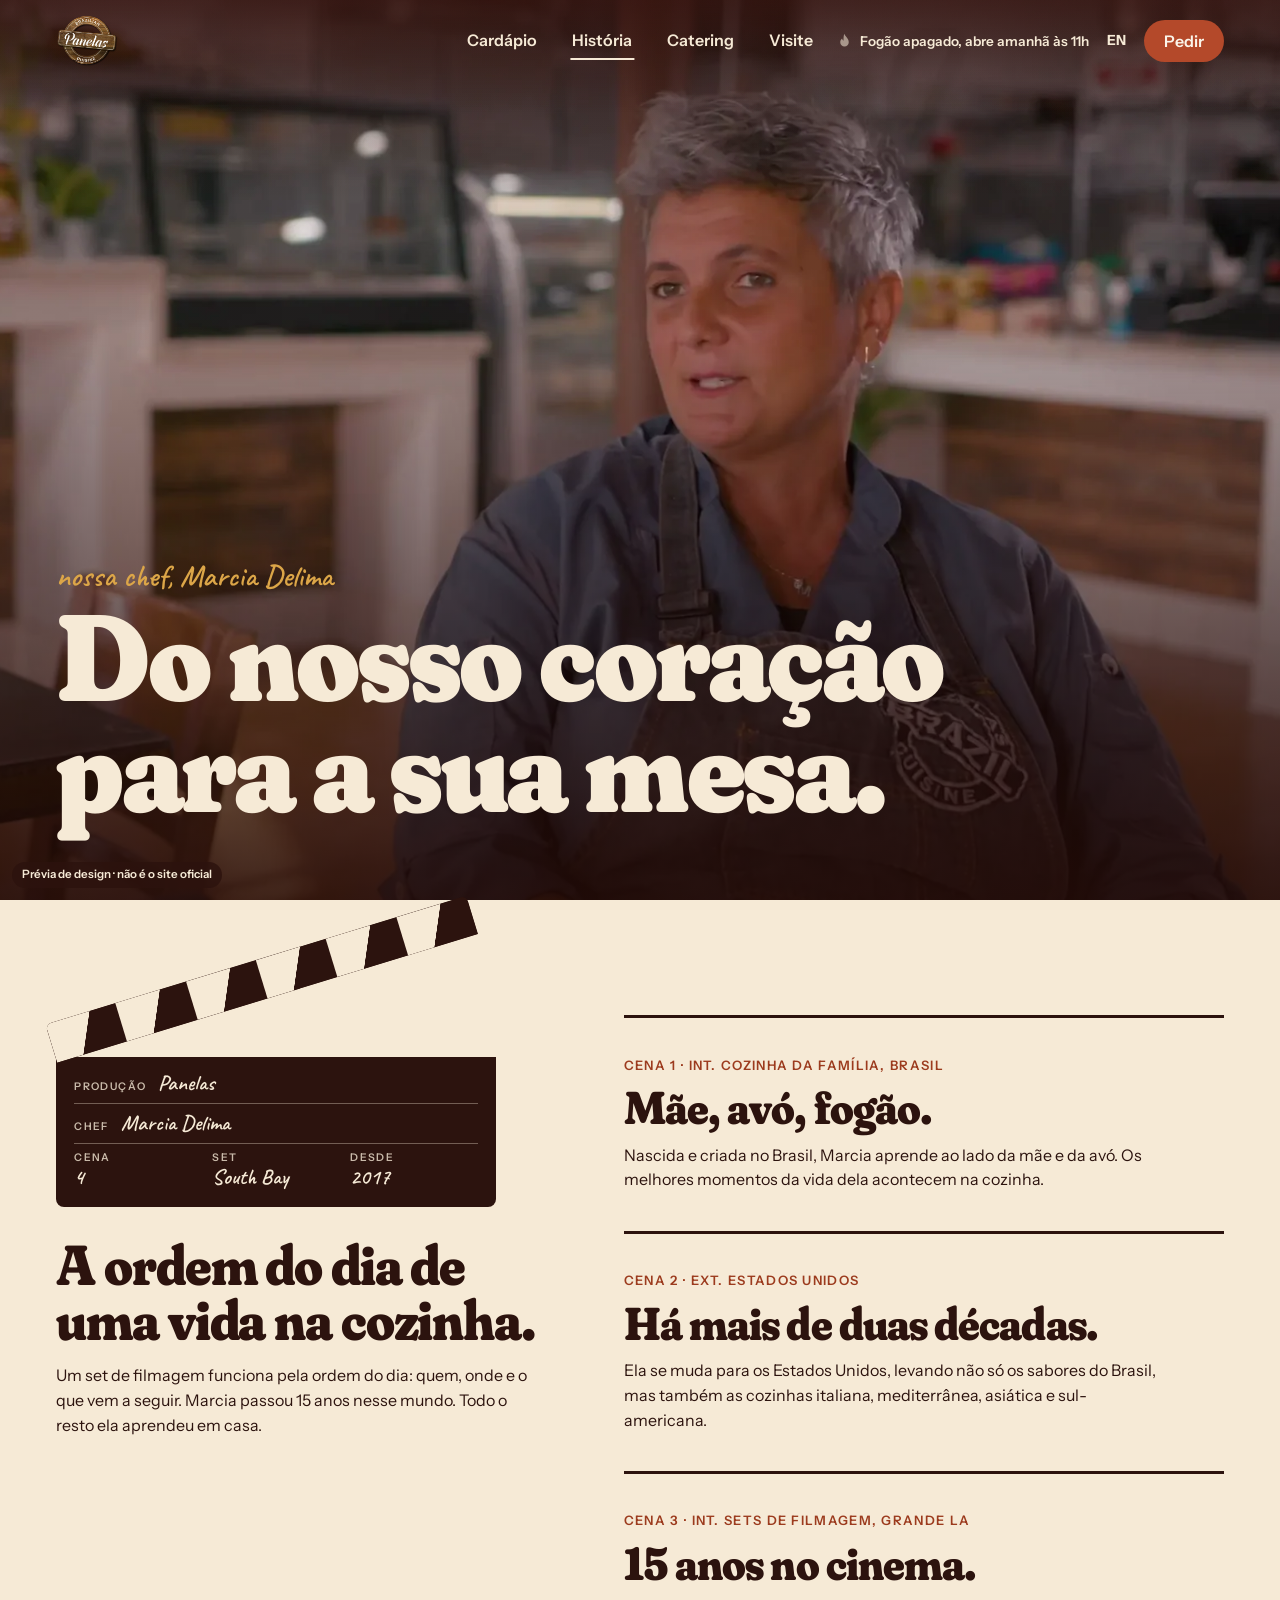
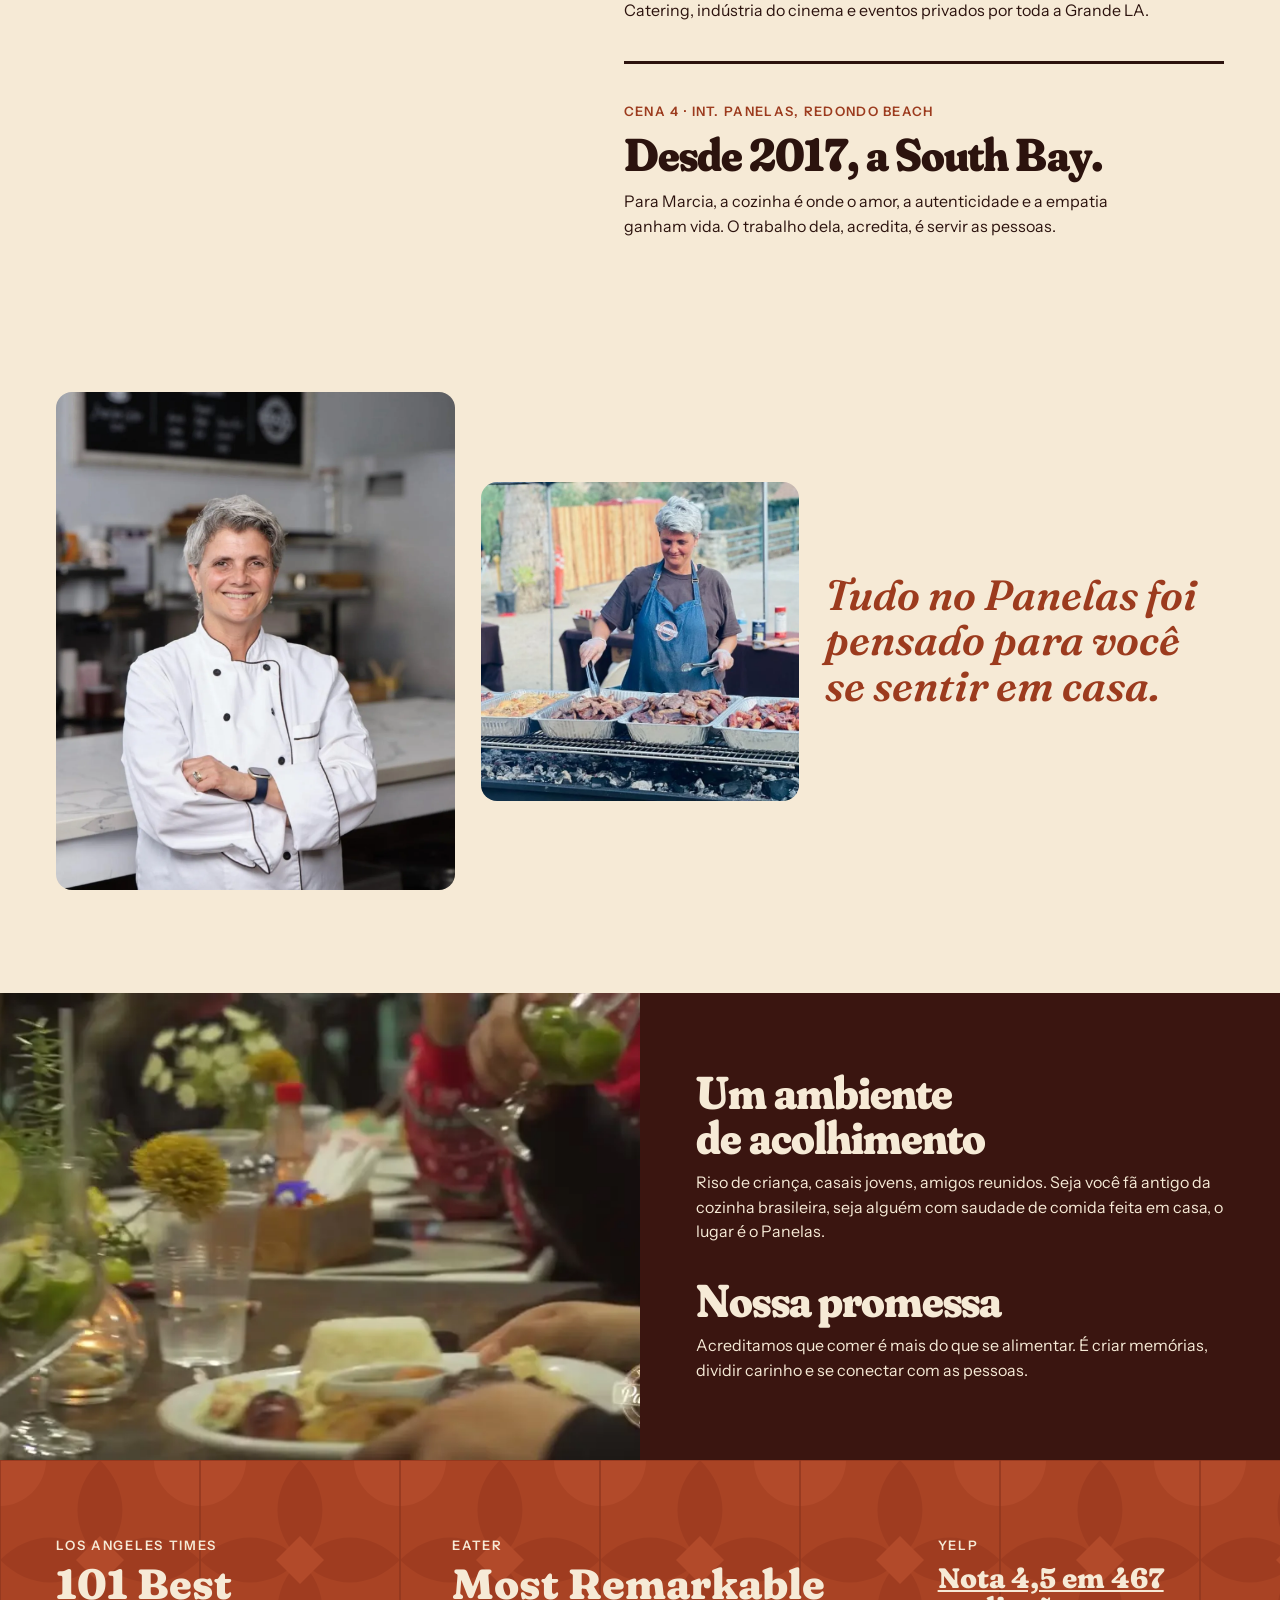
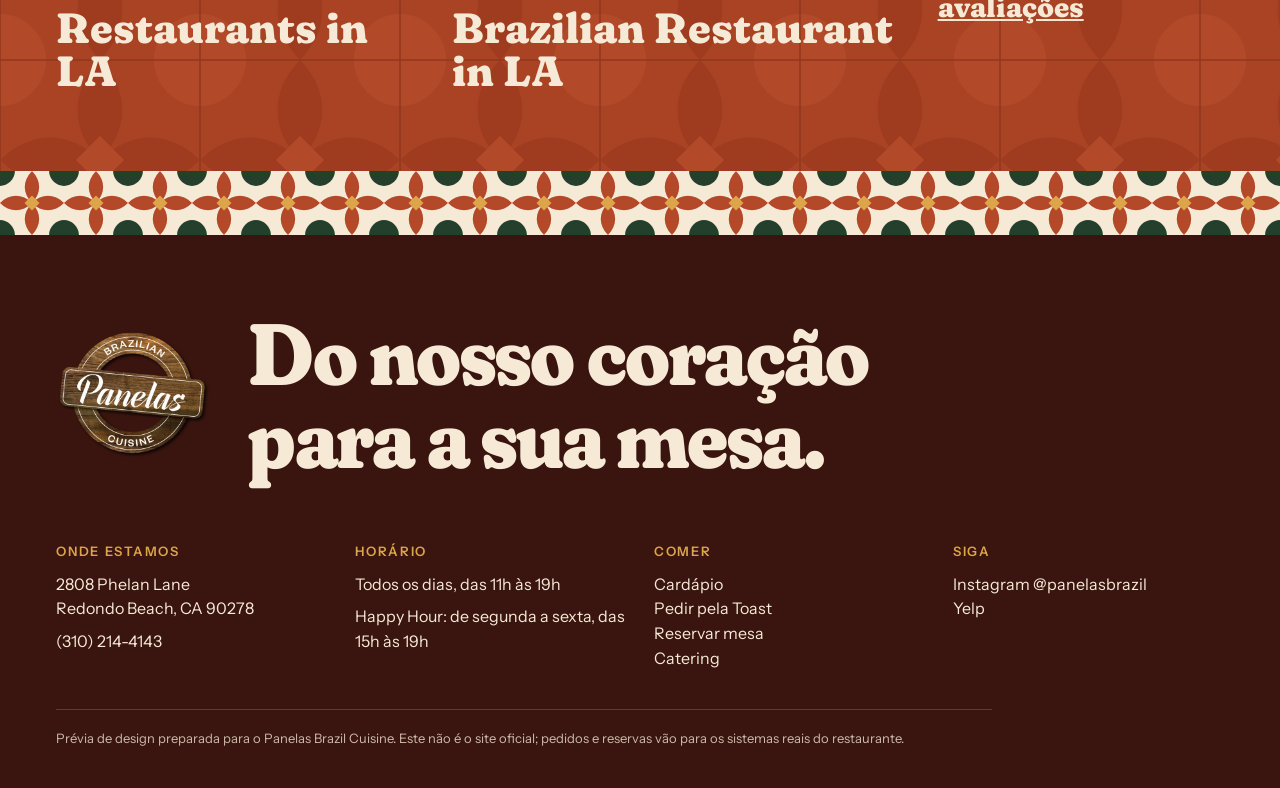
<file: pt/story.html>
<!doctype html>
<html lang="pt-BR">
<head>
<meta charset="utf-8">
<meta name="viewport" content="width=device-width, initial-scale=1">
<title>Nossa história | Panelas Brazil Cuisine</title>
<meta name="description" content="Chef Marcia Delima: criada numa cozinha brasileira, 15 anos alimentando o cinema, na South Bay desde 2017.">
<meta name="robots" content="noindex">
<meta name="theme-color" content="#b4492a">
<link rel="icon" href="../img/logo-64.png">
<link rel="alternate" hreflang="en" href="../story.html">
<link rel="alternate" hreflang="pt-BR" href="story.html">
<link rel="preload" href="../fonts/fraunces-latin-full-normal.woff2" as="font" type="font/woff2" crossorigin>
<link rel="stylesheet" href="../css/site.css">
<script>document.documentElement.classList.add('js')</script>
<script type="application/ld+json">{"@context":"https://schema.org","@type":"Restaurant","name":"Panelas Brazil Cuisine","url":"https://www.panelasbrazil.com/","telephone":"(310) 214-4143","image":"https://static.wixstatic.com/media/76a89f_79ff0c2bbfcf42bb80a474979c1e555f~mv2.png","servesCuisine":"Brazilian","priceRange":"$$","acceptsReservations":true,"menu":"https://order.toasttab.com/online/panelas-brazil-cuisine","address":{"@type":"PostalAddress","streetAddress":"2808 Phelan Lane","addressLocality":"Redondo Beach","addressRegion":"CA","postalCode":"90278","addressCountry":"US"},"geo":{"@type":"GeoCoordinates","latitude":33.8808787,"longitude":-118.366089},"openingHoursSpecification":[{"@type":"OpeningHoursSpecification","dayOfWeek":["Monday","Tuesday","Wednesday","Thursday","Friday","Saturday","Sunday"],"opens":"11:00","closes":"19:00"}],"potentialAction":{"@type":"OrderAction","target":"https://order.toasttab.com/online/panelas-brazil-cuisine"},"sameAs":["https://www.instagram.com/panelasbrazil/","https://www.yelp.com/biz/panelas-brazil-cuisine-redondo-beach"]}</script>
</head>
<body class="p-story" data-lang="pt">

<a class="skip" href="#main">Pular para o conteúdo</a>
<header class="hd" id="hd">
  <a class="hd-logo" href="../index.html" aria-label="Panelas Brazil Cuisine"><img src="../img/logo.webp" alt="" width="72" height="72"></a>
  <nav class="hd-nav" aria-label="Principal">
    <a href="../menu.html" >Cardápio</a>
    <a href="../story.html" aria-current="page">História</a>
    <a href="../catering.html" >Catering</a>
    <a href="../visit.html" >Visite</a>
  </nav>
  <div class="hd-right">
    <a class="stove-status" href="../visit.html" data-status><span class="ss-flame"><svg viewBox="0 0 24 24" aria-hidden="true"><path d="M12 2.500c.6 3.800 6 6.300 6 11.800A6 6 0 0 1 6 14.300c0-2.300 1.200-3.900 2.600-5.100.3 1.600 1 2.500 2 3 .2-3.600-.2-6.900 1.400-9.700Z" fill="currentColor"/></svg></span><span data-status-text>Aberto todo dia, 11h às 19h</span></a>
    <a class="lang" href="../story.html" hreflang="en" lang="en" aria-label="View in English">EN</a>
    <a class="btn btn-sm" href="https://order.toasttab.com/online/panelas-brazil-cuisine" target="_blank" rel="noopener">Pedir</a>
    <button class="burger-btn" type="button" aria-expanded="false" aria-controls="mnav" aria-label="Abrir menu"><i></i><i></i></button>
  </div>
</header>
<div class="mnav" id="mnav" hidden>
  <nav aria-label="Celular">
    <a href="../index.html">Início</a><a href="../menu.html">Cardápio</a><a href="../story.html">Nossa história</a><a href="../catering.html">Catering</a><a href="../visit.html">Visite</a>
  </nav>
  <p>2808 Phelan Lane, Redondo Beach<br><a href="tel:+13102144143">(310) 214-4143</a></p>
</div>
<main id="main">
<section class="st-hero">
  <img src="../img/chef-still.webp" alt="A chef Marcia Delima no Panelas" loading="lazy" decoding="async" class="st-bg">
  <div class="st-title"><p class="hand">nossa chef, Marcia Delima</p><h1>Do nosso coração<br>para a sua mesa.</h1></div>
</section>
<section class="sheetcall" aria-labelledby="cs-h">
  <div class="cs-left">
    
<div class="slate" data-slate>
  <div class="sl-stick" aria-hidden="true"><i></i><i></i><i></i><i></i><i></i><i></i></div>
  <div class="sl-base">
    <div class="sl-row"><small>Produção</small><b>Panelas</b></div>
    <div class="sl-row"><small>Chef</small><b>Marcia Delima</b></div>
    <div class="sl-cols">
      <div><small>Cena</small><b>4</b></div>
      <div><small>Set</small><b>South Bay</b></div>
      <div><small>Desde</small><b>2017</b></div>
    </div>
  </div>
</div>
    <h2 id="cs-h">A ordem do dia de uma vida na cozinha.</h2>
    <p>Um set de filmagem funciona pela ordem do dia: quem, onde e o que vem a seguir. Marcia passou 15 anos nesse mundo. Todo o resto ela aprendeu em casa.</p>
  </div>
  <ol class="cs-list">
    <li><small>Cena 1 · Int. Cozinha da família, Brasil</small><h3>Mãe, avó, fogão.</h3><p>Nascida e criada no Brasil, Marcia aprende ao lado da mãe e da avó. Os melhores momentos da vida dela acontecem na cozinha.</p></li>
    <li><small>Cena 2 · Ext. Estados Unidos</small><h3>Há mais de duas décadas.</h3><p>Ela se muda para os Estados Unidos, levando não só os sabores do Brasil, mas também as cozinhas italiana, mediterrânea, asiática e sul-americana.</p></li>
    <li><small>Cena 3 · Int. Sets de filmagem, Grande LA</small><h3>15 anos no cinema.</h3><p>Catering, indústria do cinema e eventos privados por toda a Grande LA.</p></li>
    <li><small>Cena 4 · Int. Panelas, Redondo Beach</small><h3>Desde 2017, a South Bay.</h3><p>Para Marcia, a cozinha é onde o amor, a autenticidade e a empatia ganham vida. O trabalho dela, acredita, é servir as pessoas.</p></li>
  </ol>
</section>
<section class="st-photo">
  <figure><img src="../img/chef.webp" alt="Chef Marcia Delima" loading="lazy" decoding="async" ></figure>
  <figure class="tall"><img src="../img/chef-grill.webp" alt="A chef Marcia Delima na grelha em um evento ao ar livre" loading="lazy" decoding="async" ></figure>
  <blockquote><p>Tudo no Panelas foi pensado para você se sentir em casa.</p></blockquote>
</section>
<section class="st-warm">
  <video data-lazy muted loop playsinline preload="none" poster="../img/poster-serve.webp"><source data-src="../video/serve.mp4" type="video/mp4"></video>
  <div>
    <article><h2>Um ambiente de acolhimento</h2><p>Riso de criança, casais jovens, amigos reunidos. Seja você fã antigo da cozinha brasileira, seja alguém com saudade de comida feita em casa, o lugar é o Panelas.</p></article>
    <article><h2>Nossa promessa</h2><p>Acreditamos que comer é mais do que se alimentar. É criar memórias, dividir carinho e se conectar com as pessoas.</p></article>
  </div>
</section>

<section class="press" aria-label="Imprensa">
  <div class="press-it"><cite>Los Angeles Times</cite><p>101 Best Restaurants in LA</p></div>
  <div class="press-it"><cite>Eater</cite><p>Most Remarkable Brazilian Restaurant in LA</p></div>
  <div class="press-it small"><cite>Yelp</cite><p><a href="https://www.yelp.com/biz/panelas-brazil-cuisine-redondo-beach" target="_blank" rel="noopener">Nota 4,5 em 467 avaliações</a></p></div>
</section></main>

<div class="tile-band " aria-hidden="true"></div>
<footer class="ft">
  <div class="ft-top">
    <img src="../img/logo.webp" alt="Panelas Brazilian Cuisine" width="150" height="150" loading="lazy">
    <p class="ft-line">Do nosso coração<br>para a sua mesa.</p>
  </div>
  <div class="ft-grid">
    <div><h2>Onde estamos</h2><p><a href="https://www.google.com/maps/dir/?api=1&destination=2808+Phelan+Ln,+Redondo+Beach,+CA+90278" target="_blank" rel="noopener">2808 Phelan Lane<br>Redondo Beach, CA 90278</a></p><p><a href="tel:+13102144143">(310) 214-4143</a></p></div>
    <div><h2>Horário</h2><p>Todos os dias, das 11h às 19h</p><p>Happy Hour: de segunda a sexta, das 15h às 19h</p></div>
    <div><h2>Comer</h2><p><a href="../menu.html">Cardápio</a><br><a href="https://order.toasttab.com/online/panelas-brazil-cuisine" target="_blank" rel="noopener">Pedir pela Toast</a><br><a href="https://www.panelasbrazil.com/reservations" target="_blank" rel="noopener">Reservar mesa</a><br><a href="../catering.html">Catering</a></p></div>
    <div><h2>Siga</h2><p><a href="https://www.instagram.com/panelasbrazil/" target="_blank" rel="noopener">Instagram @panelasbrazil</a><br><a href="https://www.yelp.com/biz/panelas-brazil-cuisine-redondo-beach" target="_blank" rel="noopener">Yelp</a></p></div>
  </div>
  <p class="ft-note">Prévia de design preparada para o Panelas Brazil Cuisine. Este não é o site oficial; pedidos e reservas vão para os sistemas reais do restaurante.</p>
</footer>
<div class="preview-tag">Prévia de design · não é o site oficial</div>
<nav class="dock" aria-label="Ações rápidas">
  <a class="dock-main" href="https://order.toasttab.com/online/panelas-brazil-cuisine" target="_blank" rel="noopener"><svg viewBox="0 0 24 24" aria-hidden="true"><path d="M3 11h18a9 9 0 0 1-6 8.500V21H9v-1.500A9 9 0 0 1 3 11ZM8 8c0-1.500 1.500-1.500 1.500-3M12 8c0-1.500 1.500-1.500 1.500-3" fill="none" stroke="currentColor" stroke-width="1.8" stroke-linecap="round" stroke-linejoin="round"/></svg><span>Pedir</span></a>
  <a href="../menu.html"><svg viewBox="0 0 24 24" aria-hidden="true"><circle cx="11" cy="11" r="6.500" fill="none" stroke="currentColor" stroke-width="2"/><path d="m16 16 4.500 4.500" stroke="currentColor" stroke-width="2" stroke-linecap="round"/></svg><span>Cardápio</span></a>
  <a href="tel:+13102144143"><svg viewBox="0 0 24 24" aria-hidden="true"><path d="M6.6 3.5 9 3l2 4.6-2 1.6a13 13 0 0 0 5.8 5.8l1.6-2 4.6 2-.5 2.4c-.2 1-1 1.7-2 1.6C10.700 18.700 5.300 13.300 5 5.500c-.1-1 .6-1.800 1.600-2Z" fill="none" stroke="currentColor" stroke-width="1.8" stroke-linejoin="round"/></svg><span>Ligar</span></a>
  <a href="https://www.google.com/maps/dir/?api=1&destination=2808+Phelan+Ln,+Redondo+Beach,+CA+90278" target="_blank" rel="noopener"><svg viewBox="0 0 24 24" aria-hidden="true"><path d="M12 21s7-6.300 7-11.500A7 7 0 0 0 5 9.500C5 14.700 12 21 12 21Z" fill="none" stroke="currentColor" stroke-width="1.8"/><circle cx="12" cy="9.500" r="2.400" fill="none" stroke="currentColor" stroke-width="1.8"/></svg><span>Rota</span></a>
</nav>

<dialog class="sheet" id="sheet" aria-labelledby="sheet-name">
  <button class="sheet-x" type="button" data-close aria-label="Fechar"><svg viewBox="0 0 24 24" aria-hidden="true"><path d="M6 6l12 12M18 6 6 18" fill="none" stroke="currentColor" stroke-width="2" stroke-linecap="round"/></svg></button>
  <div class="sheet-media" id="sheet-media"></div>
  <div class="sheet-body">
    <p class="eyebrow" id="sheet-sub"></p>
    <h2 id="sheet-name"></h2>
    <p class="sheet-desc" id="sheet-desc"></p>
    <p class="sheet-price"><span id="sheet-price"></span><small id="sheet-hh"></small></p>
    <a class="btn" id="sheet-order" href="https://order.toasttab.com/online/panelas-brazil-cuisine" target="_blank" rel="noopener">Pedir pela Toast<svg viewBox="0 0 24 24" aria-hidden="true"><path d="M4 12h15M13 6l6 6-6 6" fill="none" stroke="currentColor" stroke-width="2" stroke-linecap="round" stroke-linejoin="round"/></svg></a>
    <p class="sheet-note">A Toast mostra o preço final e a disponibilidade do dia na finalização.</p>
  </div>
</dialog>
<script src="../vendor/gsap.min.js"></script>
<script src="../vendor/ScrollTrigger.min.js"></script>
<script src="../vendor/lenis.min.js"></script>
<script src="../js/site.js"></script>
</body>
</html>
</file>
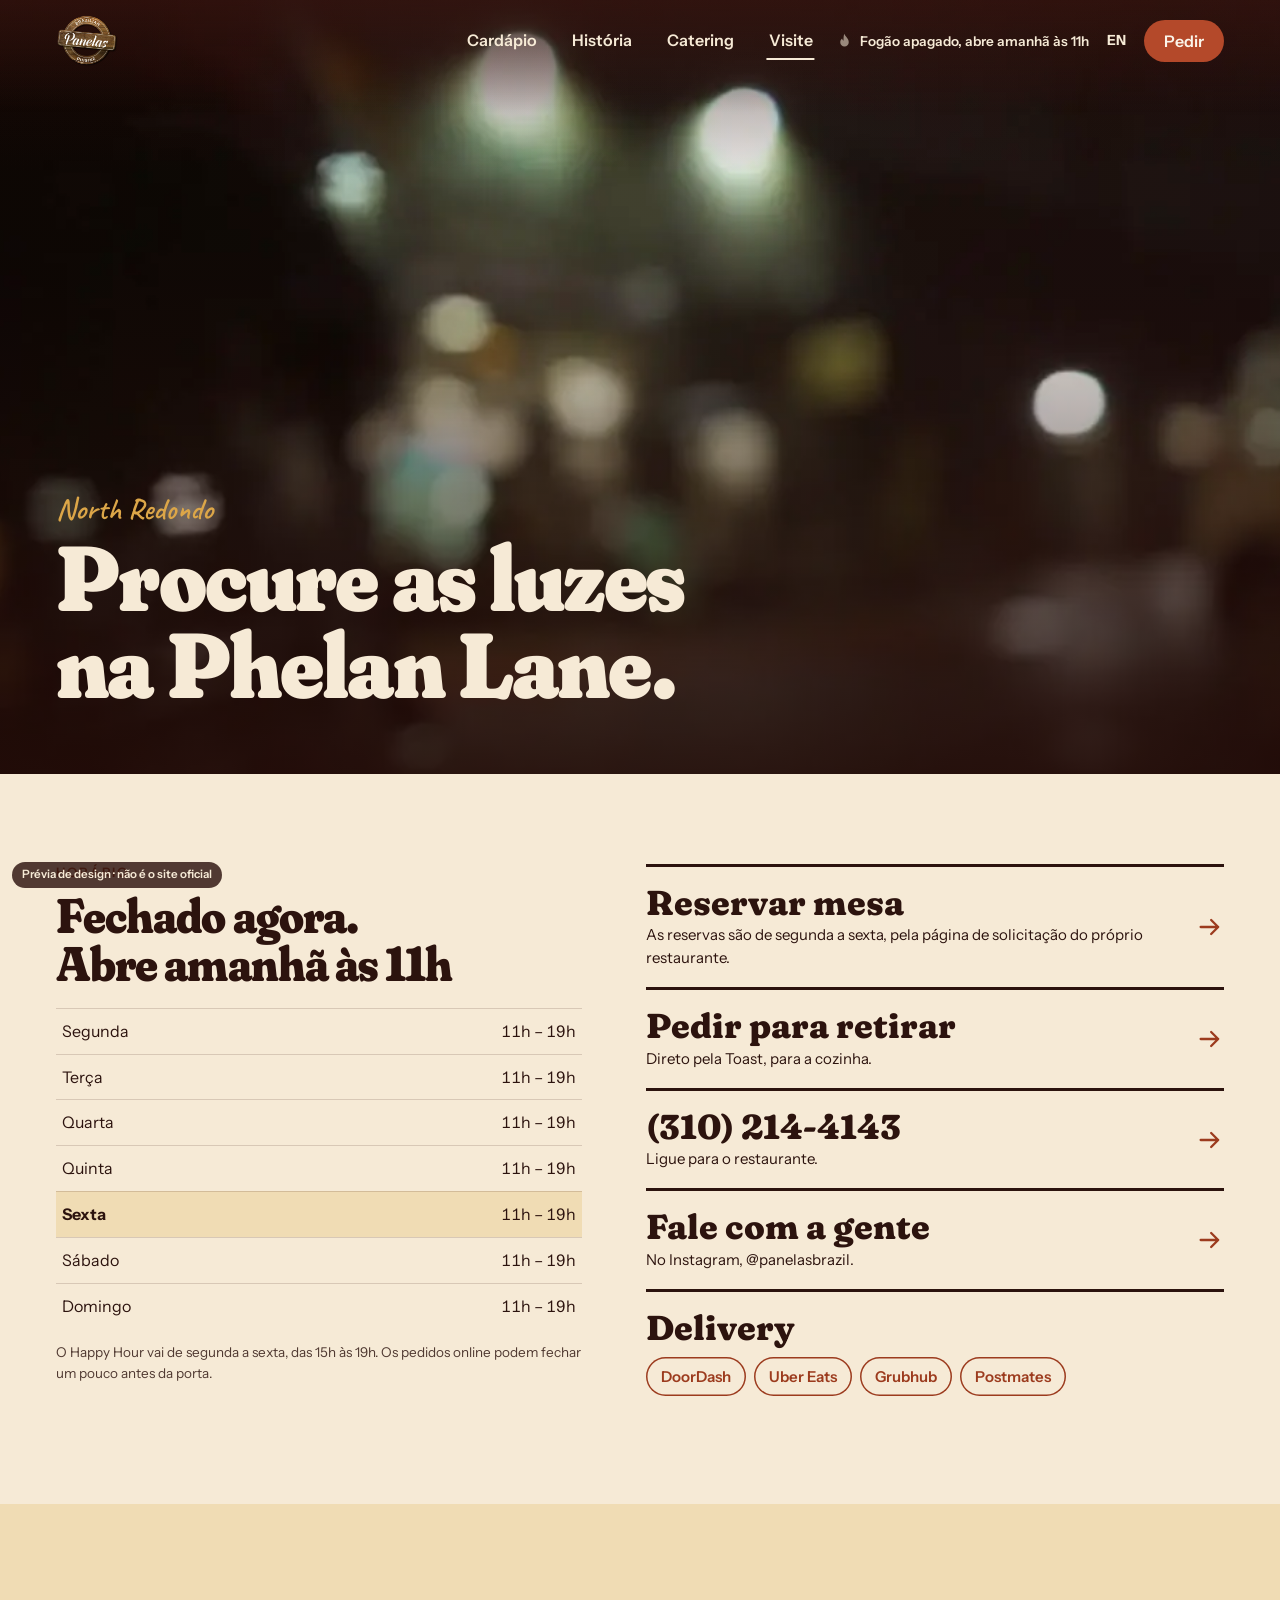
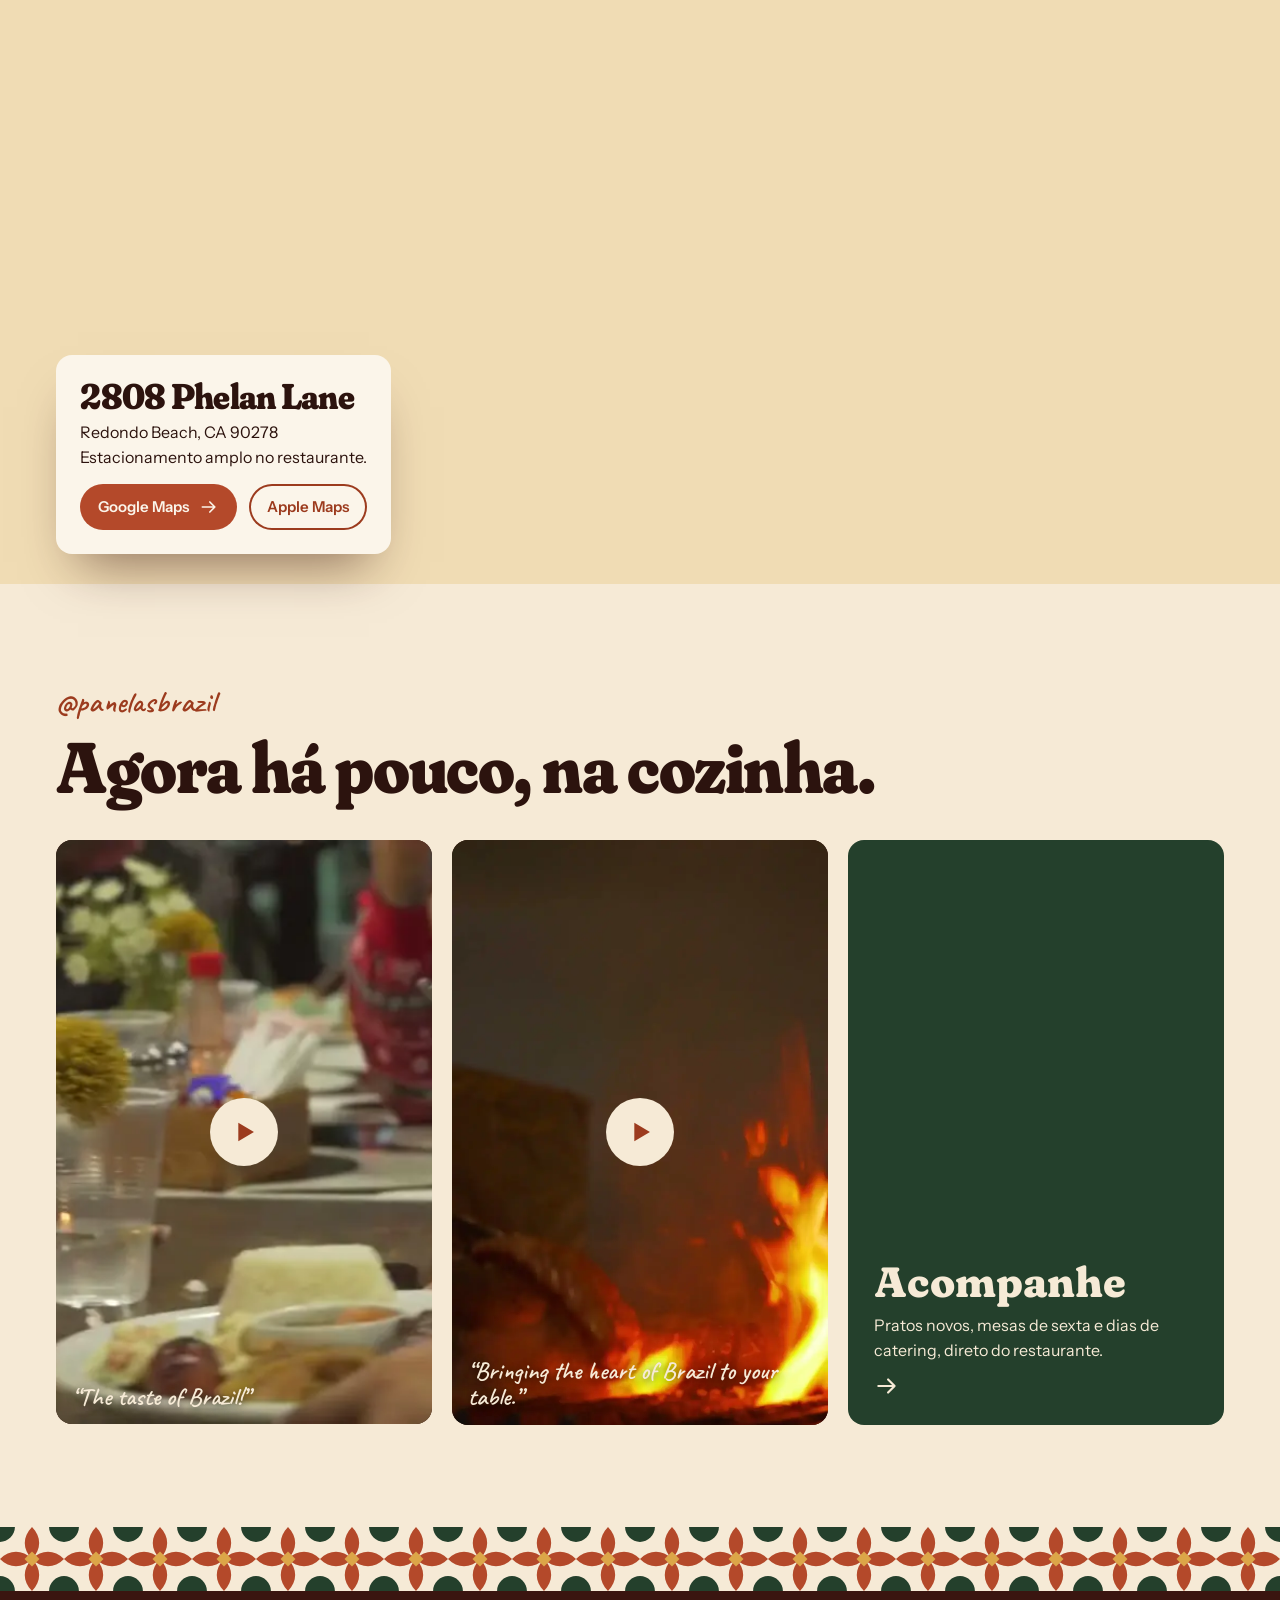
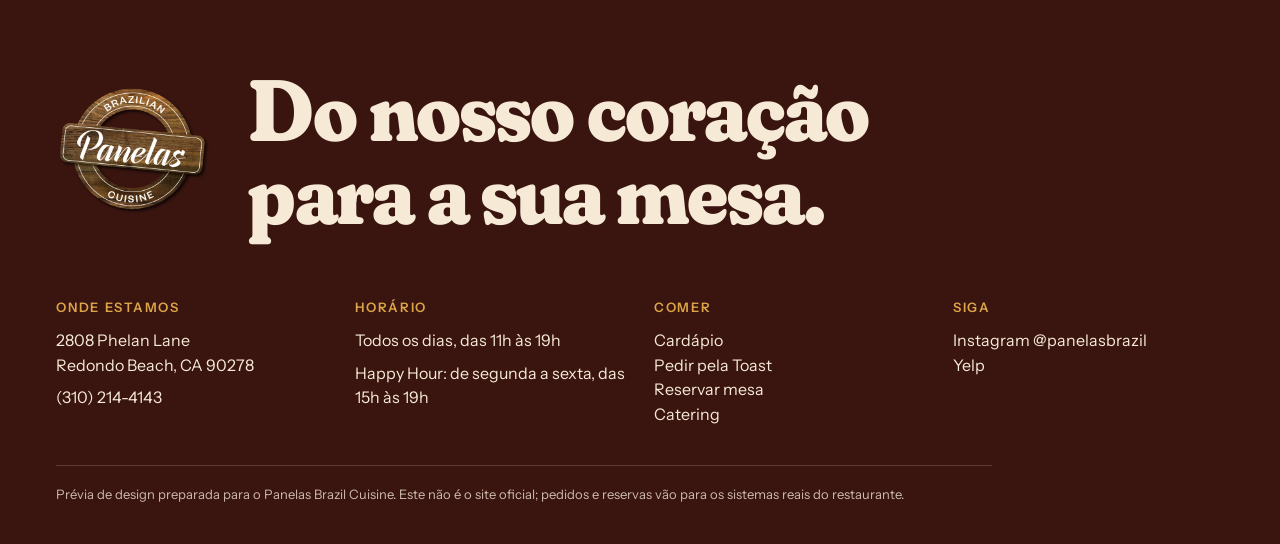
<file: pt/visit.html>
<!doctype html>
<html lang="pt-BR">
<head>
<meta charset="utf-8">
<meta name="viewport" content="width=device-width, initial-scale=1">
<title>Visite | Panelas Brazil Cuisine</title>
<meta name="description" content="Horários, mapa, reservas e delivery do Panelas Brazil Cuisine, 2808 Phelan Lane, Redondo Beach.">
<meta name="robots" content="noindex">
<meta name="theme-color" content="#b4492a">
<link rel="icon" href="../img/logo-64.png">
<link rel="alternate" hreflang="en" href="../visit.html">
<link rel="alternate" hreflang="pt-BR" href="visit.html">
<link rel="preload" href="../fonts/fraunces-latin-full-normal.woff2" as="font" type="font/woff2" crossorigin>
<link rel="stylesheet" href="../css/site.css">
<script>document.documentElement.classList.add('js')</script>
<script type="application/ld+json">{"@context":"https://schema.org","@type":"Restaurant","name":"Panelas Brazil Cuisine","url":"https://www.panelasbrazil.com/","telephone":"(310) 214-4143","image":"https://static.wixstatic.com/media/76a89f_79ff0c2bbfcf42bb80a474979c1e555f~mv2.png","servesCuisine":"Brazilian","priceRange":"$$","acceptsReservations":true,"menu":"https://order.toasttab.com/online/panelas-brazil-cuisine","address":{"@type":"PostalAddress","streetAddress":"2808 Phelan Lane","addressLocality":"Redondo Beach","addressRegion":"CA","postalCode":"90278","addressCountry":"US"},"geo":{"@type":"GeoCoordinates","latitude":33.8808787,"longitude":-118.366089},"openingHoursSpecification":[{"@type":"OpeningHoursSpecification","dayOfWeek":["Monday","Tuesday","Wednesday","Thursday","Friday","Saturday","Sunday"],"opens":"11:00","closes":"19:00"}],"potentialAction":{"@type":"OrderAction","target":"https://order.toasttab.com/online/panelas-brazil-cuisine"},"sameAs":["https://www.instagram.com/panelasbrazil/","https://www.yelp.com/biz/panelas-brazil-cuisine-redondo-beach"]}</script>
</head>
<body class="p-visit" data-lang="pt">

<a class="skip" href="#main">Pular para o conteúdo</a>
<header class="hd" id="hd">
  <a class="hd-logo" href="../index.html" aria-label="Panelas Brazil Cuisine"><img src="../img/logo.webp" alt="" width="72" height="72"></a>
  <nav class="hd-nav" aria-label="Principal">
    <a href="../menu.html" >Cardápio</a>
    <a href="../story.html" >História</a>
    <a href="../catering.html" >Catering</a>
    <a href="../visit.html" aria-current="page">Visite</a>
  </nav>
  <div class="hd-right">
    <a class="stove-status" href="../visit.html" data-status><span class="ss-flame"><svg viewBox="0 0 24 24" aria-hidden="true"><path d="M12 2.500c.6 3.800 6 6.300 6 11.800A6 6 0 0 1 6 14.300c0-2.300 1.200-3.900 2.600-5.100.3 1.600 1 2.500 2 3 .2-3.600-.2-6.900 1.400-9.700Z" fill="currentColor"/></svg></span><span data-status-text>Aberto todo dia, 11h às 19h</span></a>
    <a class="lang" href="../visit.html" hreflang="en" lang="en" aria-label="View in English">EN</a>
    <a class="btn btn-sm" href="https://order.toasttab.com/online/panelas-brazil-cuisine" target="_blank" rel="noopener">Pedir</a>
    <button class="burger-btn" type="button" aria-expanded="false" aria-controls="mnav" aria-label="Abrir menu"><i></i><i></i></button>
  </div>
</header>
<div class="mnav" id="mnav" hidden>
  <nav aria-label="Celular">
    <a href="../index.html">Início</a><a href="../menu.html">Cardápio</a><a href="../story.html">Nossa história</a><a href="../catering.html">Catering</a><a href="../visit.html">Visite</a>
  </nav>
  <p>2808 Phelan Lane, Redondo Beach<br><a href="tel:+13102144143">(310) 214-4143</a></p>
</div>
<main id="main">
<section class="v-hero">
  <video muted loop playsinline autoplay preload="auto" poster="../img/poster-night.webp"><source src="../video/night.mp4" type="video/mp4"></video>
  <div><p class="hand">North Redondo</p><h1>Procure as luzes na Phelan Lane.</h1></div>
</section>
<section class="v-grid">
  <article class="v-hours">
    <p class="eyebrow">Horário</p>
    <h2 data-status-long>Todos os dias, das 11h às 19h</h2>
    <table><tbody>
      <tr data-day="1"><th scope="row">Segunda</th><td>11h – 19h</td></tr><tr data-day="2"><th scope="row">Terça</th><td>11h – 19h</td></tr><tr data-day="3"><th scope="row">Quarta</th><td>11h – 19h</td></tr><tr data-day="4"><th scope="row">Quinta</th><td>11h – 19h</td></tr><tr data-day="5"><th scope="row">Sexta</th><td>11h – 19h</td></tr><tr data-day="6"><th scope="row">Sábado</th><td>11h – 19h</td></tr><tr data-day="0"><th scope="row">Domingo</th><td>11h – 19h</td></tr>
    </tbody></table>
    <p class="fine">O Happy Hour vai de segunda a sexta, das 15h às 19h. Os pedidos online podem fechar um pouco antes da porta.</p>
  </article>
  <article class="v-act">
    <a href="https://www.panelasbrazil.com/reservations" target="_blank" rel="noopener"><b>Reservar mesa</b><span>As reservas são de segunda a sexta, pela página de solicitação do próprio restaurante.</span><svg viewBox="0 0 24 24" aria-hidden="true"><path d="M4 12h15M13 6l6 6-6 6" fill="none" stroke="currentColor" stroke-width="2" stroke-linecap="round" stroke-linejoin="round"/></svg></a>
    <a href="https://order.toasttab.com/online/panelas-brazil-cuisine" target="_blank" rel="noopener"><b>Pedir para retirar</b><span>Direto pela Toast, para a cozinha.</span><svg viewBox="0 0 24 24" aria-hidden="true"><path d="M4 12h15M13 6l6 6-6 6" fill="none" stroke="currentColor" stroke-width="2" stroke-linecap="round" stroke-linejoin="round"/></svg></a>
    <a href="tel:+13102144143"><b>(310) 214-4143</b><span>Ligue para o restaurante.</span><svg viewBox="0 0 24 24" aria-hidden="true"><path d="M4 12h15M13 6l6 6-6 6" fill="none" stroke="currentColor" stroke-width="2" stroke-linecap="round" stroke-linejoin="round"/></svg></a>
    <a href="https://www.instagram.com/panelasbrazil/" target="_blank" rel="noopener"><b>Fale com a gente</b><span>No Instagram, @panelasbrazil.</span><svg viewBox="0 0 24 24" aria-hidden="true"><path d="M4 12h15M13 6l6 6-6 6" fill="none" stroke="currentColor" stroke-width="2" stroke-linecap="round" stroke-linejoin="round"/></svg></a>
    <div class="v-del"><b>Delivery</b><p><a href="https://www.doordash.com/store/panelas-brazil-cuisine-redondo-beach-1339990/" target="_blank" rel="noopener">DoorDash</a><a href="https://www.ubereats.com/store/panelas-brazil-cuisine/I2udQBbOQkyT5zEzGJU_tQ" target="_blank" rel="noopener">Uber Eats</a><a href="https://www.grubhub.com/restaurant/panelas-brazil-cuisine-2808-phelan-ln-redondo-beach/1754304" target="_blank" rel="noopener">Grubhub</a><a href="https://postmates.com/store/panelas-brazil-cuisine/I2udQBbOQkyT5zEzGJU_tQ" target="_blank" rel="noopener">Postmates</a></p></div>
  </article>
</section>
<section class="v-map">
  <iframe title="Mapa do Panelas Brazil Cuisine" data-map="https://www.google.com/maps?q=2808+Phelan+Ln,+Redondo+Beach,+CA+90278&z=16&output=embed" loading="lazy" referrerpolicy="no-referrer-when-downgrade"></iframe>
  <div class="v-mapcard"><h2>2808 Phelan Lane</h2><p>Redondo Beach, CA 90278</p><p>Estacionamento amplo no restaurante.</p>
    <div class="btn-row"><a class="btn " href="https://www.google.com/maps/dir/?api=1&destination=2808+Phelan+Ln,+Redondo+Beach,+CA+90278" target="_blank" rel="noopener">Google Maps<svg viewBox="0 0 24 24" aria-hidden="true"><path d="M4 12h15M13 6l6 6-6 6" fill="none" stroke="currentColor" stroke-width="2" stroke-linecap="round" stroke-linejoin="round"/></svg></a><a class="btn btn-ghost" href="https://maps.apple.com/?daddr=2808+Phelan+Ln,+Redondo+Beach,+CA+90278" target="_blank" rel="noopener">Apple Maps</a></div></div>
</section>

<section class="ig" aria-labelledby="ig-h">
  <div class="sec-head"><p class="hand">@panelasbrazil</p><h2 id="ig-h">Agora há pouco, na cozinha.</h2></div>
  <div class="ig-grid">
    <button class="reel" type="button" data-reel="DexHfZCPMH4" aria-label="Abrir reel do Instagram"><img src="../img/poster-serve.webp" alt="Prato sendo servido" loading="lazy" decoding="async" ><span><svg viewBox="0 0 24 24" aria-hidden="true"><path d="M8 5.500v13l11-6.500Z" fill="currentColor"/></svg></span><em>“The taste of Brazil!”</em></button>
    <button class="reel" type="button" data-reel="DeDQLUNBcdM" aria-label="Abrir reel do Instagram"><img src="../img/poster-fire.webp" alt="Picanha sobre as chamas" loading="lazy" decoding="async" ><span><svg viewBox="0 0 24 24" aria-hidden="true"><path d="M8 5.500v13l11-6.500Z" fill="currentColor"/></svg></span><em>“Bringing the heart of Brazil to your table.”</em></button>
    <a class="ig-card" href="https://www.instagram.com/panelasbrazil/" target="_blank" rel="noopener"><b>Acompanhe</b><span>Pratos novos, mesas de sexta e dias de catering, direto do restaurante.</span><svg viewBox="0 0 24 24" aria-hidden="true"><path d="M4 12h15M13 6l6 6-6 6" fill="none" stroke="currentColor" stroke-width="2" stroke-linecap="round" stroke-linejoin="round"/></svg></a>
  </div>
</section></main>

<div class="tile-band " aria-hidden="true"></div>
<footer class="ft">
  <div class="ft-top">
    <img src="../img/logo.webp" alt="Panelas Brazilian Cuisine" width="150" height="150" loading="lazy">
    <p class="ft-line">Do nosso coração<br>para a sua mesa.</p>
  </div>
  <div class="ft-grid">
    <div><h2>Onde estamos</h2><p><a href="https://www.google.com/maps/dir/?api=1&destination=2808+Phelan+Ln,+Redondo+Beach,+CA+90278" target="_blank" rel="noopener">2808 Phelan Lane<br>Redondo Beach, CA 90278</a></p><p><a href="tel:+13102144143">(310) 214-4143</a></p></div>
    <div><h2>Horário</h2><p>Todos os dias, das 11h às 19h</p><p>Happy Hour: de segunda a sexta, das 15h às 19h</p></div>
    <div><h2>Comer</h2><p><a href="../menu.html">Cardápio</a><br><a href="https://order.toasttab.com/online/panelas-brazil-cuisine" target="_blank" rel="noopener">Pedir pela Toast</a><br><a href="https://www.panelasbrazil.com/reservations" target="_blank" rel="noopener">Reservar mesa</a><br><a href="../catering.html">Catering</a></p></div>
    <div><h2>Siga</h2><p><a href="https://www.instagram.com/panelasbrazil/" target="_blank" rel="noopener">Instagram @panelasbrazil</a><br><a href="https://www.yelp.com/biz/panelas-brazil-cuisine-redondo-beach" target="_blank" rel="noopener">Yelp</a></p></div>
  </div>
  <p class="ft-note">Prévia de design preparada para o Panelas Brazil Cuisine. Este não é o site oficial; pedidos e reservas vão para os sistemas reais do restaurante.</p>
</footer>
<div class="preview-tag">Prévia de design · não é o site oficial</div>
<nav class="dock" aria-label="Ações rápidas">
  <a class="dock-main" href="https://order.toasttab.com/online/panelas-brazil-cuisine" target="_blank" rel="noopener"><svg viewBox="0 0 24 24" aria-hidden="true"><path d="M3 11h18a9 9 0 0 1-6 8.500V21H9v-1.500A9 9 0 0 1 3 11ZM8 8c0-1.500 1.500-1.500 1.500-3M12 8c0-1.500 1.500-1.500 1.500-3" fill="none" stroke="currentColor" stroke-width="1.8" stroke-linecap="round" stroke-linejoin="round"/></svg><span>Pedir</span></a>
  <a href="../menu.html"><svg viewBox="0 0 24 24" aria-hidden="true"><circle cx="11" cy="11" r="6.500" fill="none" stroke="currentColor" stroke-width="2"/><path d="m16 16 4.500 4.500" stroke="currentColor" stroke-width="2" stroke-linecap="round"/></svg><span>Cardápio</span></a>
  <a href="tel:+13102144143"><svg viewBox="0 0 24 24" aria-hidden="true"><path d="M6.6 3.5 9 3l2 4.6-2 1.6a13 13 0 0 0 5.8 5.8l1.6-2 4.6 2-.5 2.4c-.2 1-1 1.7-2 1.6C10.700 18.700 5.300 13.300 5 5.500c-.1-1 .6-1.800 1.600-2Z" fill="none" stroke="currentColor" stroke-width="1.8" stroke-linejoin="round"/></svg><span>Ligar</span></a>
  <a href="https://www.google.com/maps/dir/?api=1&destination=2808+Phelan+Ln,+Redondo+Beach,+CA+90278" target="_blank" rel="noopener"><svg viewBox="0 0 24 24" aria-hidden="true"><path d="M12 21s7-6.300 7-11.500A7 7 0 0 0 5 9.500C5 14.700 12 21 12 21Z" fill="none" stroke="currentColor" stroke-width="1.8"/><circle cx="12" cy="9.500" r="2.400" fill="none" stroke="currentColor" stroke-width="1.8"/></svg><span>Rota</span></a>
</nav>

<dialog class="sheet" id="sheet" aria-labelledby="sheet-name">
  <button class="sheet-x" type="button" data-close aria-label="Fechar"><svg viewBox="0 0 24 24" aria-hidden="true"><path d="M6 6l12 12M18 6 6 18" fill="none" stroke="currentColor" stroke-width="2" stroke-linecap="round"/></svg></button>
  <div class="sheet-media" id="sheet-media"></div>
  <div class="sheet-body">
    <p class="eyebrow" id="sheet-sub"></p>
    <h2 id="sheet-name"></h2>
    <p class="sheet-desc" id="sheet-desc"></p>
    <p class="sheet-price"><span id="sheet-price"></span><small id="sheet-hh"></small></p>
    <a class="btn" id="sheet-order" href="https://order.toasttab.com/online/panelas-brazil-cuisine" target="_blank" rel="noopener">Pedir pela Toast<svg viewBox="0 0 24 24" aria-hidden="true"><path d="M4 12h15M13 6l6 6-6 6" fill="none" stroke="currentColor" stroke-width="2" stroke-linecap="round" stroke-linejoin="round"/></svg></a>
    <p class="sheet-note">A Toast mostra o preço final e a disponibilidade do dia na finalização.</p>
  </div>
</dialog>
<script src="../vendor/gsap.min.js"></script>
<script src="../vendor/ScrollTrigger.min.js"></script>
<script src="../vendor/lenis.min.js"></script>
<script src="../js/site.js"></script>
</body>
</html>
</file>
<file: css/site.css>
/* Panelas Brazil Cuisine: barro, ladrilho hidráulico, fogo. Tudo visto de cima. */
@font-face { font-family: Fraunces; src: url(../fonts/fraunces-latin-full-normal.woff2) format('woff2'); font-weight: 100 900; font-style: normal; font-display: swap; }
@font-face { font-family: Fraunces; src: url(../fonts/fraunces-latin-full-italic.woff2) format('woff2'); font-weight: 100 900; font-style: italic; font-display: swap; }
@font-face { font-family: 'Instrument Sans'; src: url(../fonts/instrument-sans-latin-wght-normal.woff2) format('woff2'); font-weight: 400 700; font-display: swap; }
@font-face { font-family: Caveat; src: url(../fonts/caveat-latin-600-normal.woff2) format('woff2'); font-weight: 600; font-display: swap; }

:root {
  --barro: #b4492a; --barro-d: #9a3a1f; --barro-ink: #9c3b1e; --brasa: #e0662c;
  --creme: #f6ead6; --leite: #fbf5ea; --mel: #f0dcb4;
  --vinho: #3a1510; --vinho-2: #4b1d15; --tinta: #2c130e;
  --couve: #24402c; --couve-2: #2f5238; --farofa: #dca648;
  --sh: 0 30px 50px -22px rgba(58, 21, 16, .55);
  --gut: clamp(16px, 4.4vw, 72px);
  --dis: Fraunces, Georgia, serif; --txt: 'Instrument Sans', system-ui, sans-serif; --hnd: Caveat, cursive;
  --tile-tone: url("data:image/svg+xml,%3Csvg xmlns='http://www.w3.org/2000/svg' viewBox='0 0 200 200'%3E%3Crect width='200' height='200' fill='%23a94324'/%3E%3Cg fill='%239f3c20'%3E%3Cpath d='M100 100C70 70 30 70 0 100c30 30 70 30 100 0Zm0 0c30-30 70-30 100 0-30 30-70 30-100 0Zm0 0C70 70 70 30 100 0c30 30 30 70 0 100Zm0 0c-30 30-30 70 0 100 30-30 30-70 0-100Z'/%3E%3C/g%3E%3Cg fill='%23b24a2a'%3E%3Cpath d='M0 0h46C46 25 25 46 0 46Zm200 0v46c-25 0-46-21-46-46Zm0 200h-46c0-25 21-46 46-46ZM0 200v-46c25 0 46 21 46 46Z'/%3E%3Cpath d='m100 76 24 24-24 24-24-24Z'/%3E%3C/g%3E%3Cpath d='M0 0h200v200H0Z' fill='none' stroke='%238f361d' stroke-width='1.5'/%3E%3C/svg%3E");
  --tile-color: url("data:image/svg+xml,%3Csvg xmlns='http://www.w3.org/2000/svg' viewBox='0 0 120 120'%3E%3Crect width='120' height='120' fill='%23f6ead6'/%3E%3Cpath d='M60 60C42 42 18 42 0 60c18 18 42 18 60 0Zm0 0c18-18 42-18 60 0-18 18-42 18-60 0Zm0 0C42 42 42 18 60 0c18 18 18 42 0 60Zm0 0c-18 18-18 42 0 60 18-18 18-42 0-60Z' fill='%23b4492a'/%3E%3Cpath d='M0 0h28C28 15 15 28 0 28Zm120 0v28c-15 0-28-13-28-28Zm0 120H92c0-15 13-28 28-28ZM0 120V92c15 0 28 13 28 28Z' fill='%2324402c'/%3E%3Cpath d='m60 46 14 14-14 14-14-14Z' fill='%23dca648'/%3E%3C/svg%3E");
}
*, *::before, *::after { box-sizing: border-box; }
[hidden] { display: none !important; }
html, body { overflow-x: clip; }
html { -webkit-text-size-adjust: 100%; }
body { margin: 0; background: var(--creme); color: var(--tinta); font: 400 clamp(16px, 1.08vw, 18px)/1.55 var(--txt); -webkit-font-smoothing: antialiased; }
img, video { display: block; max-width: 100%; }
a { color: inherit; }
h1, h2, h3 { font-family: var(--dis); font-weight: 800; font-variation-settings: 'SOFT' 100, 'WONK' 1, 'opsz' 144; line-height: .98; letter-spacing: -.02em; margin: 0; text-wrap: balance; }
h2 { font-size: clamp(38px, 5.6vw, 92px); }
h3 { font-size: clamp(26px, 2.6vw, 40px); }
p { margin: 0; }
button { font: inherit; color: inherit; background: none; border: 0; padding: 0; cursor: pointer; }
:focus-visible { outline: 3px solid var(--brasa); outline-offset: 3px; border-radius: 4px; }
.vh { position: absolute; width: 1px; height: 1px; overflow: hidden; clip-path: inset(50%); }
.skip { position: fixed; left: 12px; top: -60px; z-index: 200; background: var(--tinta); color: var(--creme); padding: 10px 16px; border-radius: 8px; }
.skip:focus { top: 12px; }
.eyebrow { font: 600 13px/1.3 var(--txt); letter-spacing: .14em; text-transform: uppercase; }
.hand { font: 600 clamp(24px, 2.4vw, 34px)/1.1 var(--hnd); color: var(--barro-ink); }
.fine { font-size: 13.5px; line-height: 1.5; opacity: .82; }
.sec-head { padding: 0 var(--gut); }
.sec-head .hand { margin-bottom: 12px; }

.btn { display: inline-flex; align-items: center; justify-content: center; gap: 10px; min-height: 52px; padding: 13px 26px; border-radius: 999px; background: var(--barro); color: var(--leite); font-weight: 600; text-decoration: none; transition: transform .25s, background .25s, color .25s; }
.btn svg { width: 20px; height: 20px; transition: transform .25s; }
.btn:hover { background: var(--barro-d); transform: translateY(-2px); }
.btn:hover svg { transform: translateX(4px); }
.btn-sm { min-height: 42px; padding: 8px 20px; }
.btn-light { background: var(--creme); color: var(--vinho); }
.btn-light:hover { background: #fff; }
.btn-line { background: transparent; box-shadow: inset 0 0 0 2px var(--creme); color: var(--creme); }
.btn-line:hover { background: var(--creme); color: var(--vinho); }
.btn-ghost { background: transparent; box-shadow: inset 0 0 0 2px currentColor; color: var(--barro-ink); }
.btn-ghost:hover { background: var(--barro); color: var(--leite); box-shadow: none; }
.btn-row { display: flex; flex-wrap: wrap; gap: 12px; }
.link { display: inline-flex; align-items: center; gap: 8px; font-weight: 600; color: var(--barro-ink); text-underline-offset: 4px; }
.link svg { width: 18px; height: 18px; transition: transform .25s; }
.link:hover svg { transform: translateX(4px); }

/* cabeçalho */
.hd { position: fixed; inset: 0 0 auto; z-index: 90; display: flex; align-items: center; justify-content: space-between; gap: 16px; padding: 10px var(--gut); transition: background .3s, box-shadow .3s, padding .3s; color: var(--creme); }
.hd.solid, .p-menu .hd, .p-story .hd.solid { background: rgba(246, 234, 214, .95); color: var(--tinta); box-shadow: 0 1px 0 rgba(58, 21, 16, .12); backdrop-filter: blur(8px); }
.hd::before { content: ''; position: absolute; inset: 0 0 -30px; z-index: -1; pointer-events: none; background: linear-gradient(180deg, rgba(58, 21, 16, .62), transparent); transition: opacity .3s; }
.hd.solid::before, .p-menu .hd::before, .hd.menu-open::before { opacity: 0; }
.hd-logo img { width: 62px; height: 62px; transition: width .3s, height .3s; }
.hd.solid .hd-logo img { width: 50px; height: 50px; }
.hd-nav { display: flex; gap: clamp(16px, 2.4vw, 34px); position: absolute; left: 50%; transform: translateX(-50%); }
.hd-nav a { text-decoration: none; font-weight: 600; padding: 6px 2px; border-bottom: 2px solid transparent; }
.hd-nav a:hover, .hd-nav a[aria-current] { border-color: currentColor; }
.hd-right { display: flex; align-items: center; gap: 12px; }
.stove-status { display: inline-flex; align-items: center; gap: 7px; font-size: 13.5px; font-weight: 600; text-decoration: none; white-space: nowrap; }
.ss-flame svg { width: 17px; height: 17px; display: block; opacity: .55; }
.stove-status.on .ss-flame svg { opacity: 1; color: #ffb347; animation: lick 1.4s ease-in-out infinite; }
.hd.solid .stove-status.on .ss-flame svg, .p-menu .stove-status.on .ss-flame svg { color: var(--brasa); }
@keyframes lick { 50% { transform: scaleY(1.14) translateY(-1px); } }
.lang { text-decoration: none; font-weight: 700; font-size: 14px; padding: 8px 6px; }
.lang:hover { text-decoration: underline; }
.burger-btn { display: none; width: 44px; height: 44px; position: relative; }
.burger-btn i { position: absolute; left: 10px; right: 10px; height: 2.5px; background: currentColor; border-radius: 2px; transition: transform .25s, top .25s; }
.burger-btn i:first-child { top: 16px; } .burger-btn i:last-child { top: 26px; }
.burger-btn[aria-expanded=true] i:first-child { top: 21px; transform: rotate(45deg); }
.burger-btn[aria-expanded=true] i:last-child { top: 21px; transform: rotate(-45deg); }
.mnav { position: fixed; inset: 0; z-index: 85; background: var(--barro); background-image: var(--tile-tone); background-size: 200px; color: var(--creme); padding: 110px var(--gut) 120px; display: flex; flex-direction: column; justify-content: space-between; }
.mnav nav { display: flex; flex-direction: column; gap: 10px; }
.mnav nav a { font: 800 44px/1.1 var(--dis); font-variation-settings: 'SOFT' 100, 'WONK' 1; text-decoration: none; }

/* HERO: tire a tampa */
.lid { position: relative; height: 100vh; height: 100svh; background: #a94324; }
.lid-stage { position: absolute; inset: 0; overflow: hidden; --cx: 66vw; --cy: 53vh; --r: 200px; --r0: 200px; --fire: 1; }
.lid-floor { position: absolute; inset: -2%; background: var(--tile-tone); background-size: clamp(160px, 15vw, 240px); }
.lid-floor::after { content: ''; position: absolute; inset: 0; background: radial-gradient(90% 90% at 62% 50%, transparent 30%, rgba(58, 21, 16, .42)); }
.lid-open { position: absolute; inset: 0; clip-path: circle(var(--r) at var(--cx) var(--cy)); background: #150704; }
.lid-open video { position: absolute; object-fit: cover; }
.v-grill { inset: 0; width: 100%; height: 100%; }
.v-fire { left: 0; top: 0; width: calc(var(--r0) * 2.3); height: calc(var(--r0) * 2.3); max-width: none; object-position: 50% 58%; transform: translate(calc(var(--cx) - 50%), calc(var(--cy) - 50%)); opacity: var(--fire); }
.lid-shade { position: absolute; inset: 0; background: rgba(30, 10, 6, var(--shade, 0)); }
.pl { position: absolute; filter: drop-shadow(0 26px 22px rgba(44, 12, 6, .5)); will-change: transform; }
.pl-a { width: min(31vw, 500px); left: 37%; top: -11%; }
.pl-b { width: min(24vw, 400px); right: -6%; top: -10%; }
.pl-c { width: min(27vw, 460px); right: -7%; bottom: -16%; }
.pl-d { width: min(25vw, 420px); left: 33%; bottom: -13%; }
.pot, .lidtop { position: absolute; left: 0; top: 0; width: var(--pot, 640px); height: var(--pot, 640px); max-width: none; will-change: transform; }
.pot { filter: drop-shadow(0 34px 28px rgba(44, 12, 6, .55)); }
.lidtop { filter: drop-shadow(0 20px 20px rgba(44, 12, 6, .45)); }
.steam { position: absolute; inset: 0; width: 100%; height: 100%; pointer-events: none; }
.lid-copy { position: absolute; left: var(--gut); top: 50%; transform: translateY(-46%); width: min(44vw, 640px); color: var(--creme); z-index: 3; }
.lid-copy h1 { font-size: clamp(80px, 11.6vw, 208px); line-height: .86; font-weight: 900; margin: 16px 0 22px -.03em; }
.lid-lede { font-size: clamp(17px, 1.5vw, 23px); line-height: 1.35; max-width: 27em; margin-bottom: 26px; }
.lid-hint { position: absolute; right: var(--gut); bottom: 22px; color: var(--creme); z-index: 3; animation: bob 2.2s ease-in-out infinite; }
@keyframes bob { 50% { transform: translateY(6px); } }
.lid-man { position: absolute; inset: 0; display: grid; place-items: center; padding: 0 var(--gut); color: var(--creme); opacity: 0; pointer-events: none; z-index: 4; text-align: center; }
.lid-man p { font: 800 clamp(34px, 5.4vw, 92px)/1.02 var(--dis); font-variation-settings: 'SOFT' 100, 'WONK' 1, 'opsz' 144; letter-spacing: -.02em; max-width: 17em; text-wrap: balance; text-shadow: 0 2px 30px rgba(20, 6, 3, .55); }

/* fogão */
.tile-band { height: clamp(44px, 5vw, 72px); background: var(--tile-color); background-size: auto 100%; }
.stove-sec { padding: clamp(70px, 9vw, 140px) 0 clamp(70px, 8vw, 130px); }
.stove-wrap { display: grid; grid-template-columns: minmax(0, 1.3fr) minmax(0, 1fr); gap: clamp(30px, 5vw, 90px); align-items: center; padding: 0 var(--gut); }
.stove-head { margin-bottom: clamp(20px, 3vw, 40px); }
.stove-head h2 { font-size: clamp(38px, 4.300vw, 72px); }
.stove-head .hand { margin-bottom: 10px; }
.stove { background: linear-gradient(160deg, #fffdf8, #efe3cd 80%); border-radius: 26px; box-shadow: var(--sh), inset 0 0 0 1px rgba(255, 255, 255, .8), inset 0 -8px 16px rgba(120, 90, 60, .14); padding: clamp(14px, 2vw, 30px); }
.stove-top { display: grid; grid-template-columns: repeat(3, 1fr); gap: clamp(4px, 1vw, 14px); background: linear-gradient(150deg, #2a1a16, #1b100d); border-radius: 16px; padding: clamp(6px, 1vw, 14px); box-shadow: inset 0 2px 10px rgba(0, 0, 0, .7); }
.burner { position: relative; aspect-ratio: 1; container-type: inline-size; display: block; width: 100%; }
.bn-grate { position: absolute; inset: 1%; width: 98%; opacity: .9; }
.bn-pan { position: absolute; inset: 7%; transition: transform .35s cubic-bezier(.3, 1.3, .5, 1); z-index: 2; }
.bn-pot { position: absolute; inset: 0; width: 100%; filter: drop-shadow(0 6px 6px rgba(0, 0, 0, .55)); }
.bn-food { position: absolute; inset: 19%; border-radius: 50%; overflow: hidden; background: #1a0b07; }
.bn-food img { width: 100%; height: 100%; object-fit: cover; transform: scale(1.04); }
.bn-lid { position: absolute; inset: 0; width: 100%; transition: transform .55s cubic-bezier(.4, 1.1, .4, 1); filter: drop-shadow(0 6px 6px rgba(0, 0, 0, .5)); }
.bn-label { position: absolute; left: 50%; top: 50%; transform: translate(-50%, -50%); z-index: 3; background: rgba(251, 245, 234, .94); color: var(--vinho); padding: 3px 11px; border-radius: 99px; font: 600 clamp(11px, 3.7cqw + 4px, 15px)/1.3 var(--txt); white-space: nowrap; box-shadow: 0 3px 8px rgba(0, 0, 0, .35); transition: opacity .3s, top .4s; pointer-events: none; }
.burner:hover .bn-lid { transform: translate(-3%, -5%) rotate(-5deg); }
.burner.on { z-index: 4; }
.burner.on .bn-lid { transform: translate(34%, -36%) rotate(24deg) scale(.86); }
.burner.on .bn-label { top: 90%; }
.burner.peek .bn-lid { transform: translate(14%, -16%) rotate(12deg); }
.flames { position: absolute; inset: 0; opacity: 0; transition: opacity .4s; z-index: 1; }
.flames i { position: absolute; left: 50%; top: 50%; width: 5.6cqw; height: 11cqw; border-radius: 50% 50% 46% 46% / 72% 72% 30% 30%; background: linear-gradient(0deg, #2e62d9 0 26%, #ff9a2e 62%, #ffe07a); transform: translate(-50%, -50%) rotate(var(--a)) translateY(-39cqw); filter: blur(.5px); }
.burner.on .flames { opacity: 1; }
.burner.on .flames i { animation: flick .5s ease-in-out infinite alternate; animation-delay: calc(var(--d) * -1); }
@keyframes flick { to { height: 13.500cqw; width: 4.800cqw; } }
.stove-panel { display: flex; justify-content: space-around; padding: clamp(12px, 1.6vw, 20px) 2% 0; }
.knob { position: relative; width: clamp(26px, 3.2vw, 46px); aspect-ratio: 1; border-radius: 50%; background: radial-gradient(circle at 36% 30%, #fff, #d9c9ae 58%, #a38d6f); box-shadow: 0 3px 6px rgba(70, 40, 20, .4), inset 0 -2px 3px rgba(90, 60, 30, .3); transition: transform .4s cubic-bezier(.3, 1.4, .5, 1); }
.knob i { position: absolute; left: 50%; top: 9%; width: 3px; height: 34%; margin-left: -1.500px; background: var(--vinho); border-radius: 2px; }
.knob.on { transform: rotate(-90deg); }
.knob.on i { background: var(--brasa); }
.sr h3 { font-size: clamp(30px, 2.800vw, 44px); margin: 6px 0 8px; }
.sr ul { list-style: none; margin: 14px 0 18px; padding: 0; }
.sr li { display: flex; justify-content: space-between; gap: 16px; padding: 8px 0; border-top: 1.5px solid rgba(58, 21, 16, .16); }
.sr b { font-weight: 600; font-variant-numeric: tabular-nums; }

/* anatomia */
.anat { position: relative; background: var(--vinho); color: var(--creme); overflow: hidden; }
.anat-stage { min-height: 100vh; min-height: 100svh; display: grid; grid-template-columns: minmax(0, .8fr) minmax(0, 1.2fr); gap: clamp(20px, 3vw, 60px); align-items: center; padding: clamp(84px, 9vh, 120px) var(--gut) 40px; }
.anat-copy .eyebrow { color: var(--farofa); margin-bottom: 14px; }
.anat-copy p { max-width: 30em; margin-top: 16px; }
.anat-price { display: flex; align-items: center; gap: 22px; margin-top: 26px !important; }
.anat-price b { font: 800 clamp(30px, 3vw, 44px)/1 var(--dis); }
.anat-plate { display: grid; grid-template-columns: minmax(0, 1fr) auto; gap: clamp(16px, 3vw, 44px); align-items: center; }
.anat-disc { position: relative; max-width: 600px; width: 100%; margin-inline: auto; }
.anat-img { width: 100%; filter: drop-shadow(0 40px 30px rgba(0, 0, 0, .55)); }
.anat-disc { transform: rotate(var(--rot, 0deg)); }
.pin { position: absolute; width: 30px; height: 30px; margin: -15px 0 0 -15px; border-radius: 50%; display: grid; place-items: center; background: var(--creme); color: var(--vinho); font: 700 14px/1 var(--txt); box-shadow: 0 0 0 5px rgba(246, 234, 214, .25); transform: rotate(calc(var(--rot, 0deg) * -1)) scale(0); transition: transform .4s cubic-bezier(.3, 1.6, .5, 1); }
.pin.on { transform: rotate(calc(var(--rot, 0deg) * -1)) scale(1); }
.anat-list { list-style: none; margin: 0; padding: 0; display: grid; gap: 7px; }
.anat-list li { display: flex; gap: 12px; align-items: baseline; opacity: .3; transition: opacity .4s, transform .4s; font: 700 clamp(19px, 1.9vw, 28px)/1.15 var(--dis); font-variation-settings: 'SOFT' 100, 'WONK' 1; }
.anat-list li.on { opacity: 1; transform: translateX(6px); }
.anat-list i { font: 700 13px/1 var(--txt); width: 22px; height: 22px; flex: none; border-radius: 50%; display: grid; place-items: center; background: var(--farofa); color: var(--vinho); transform: translateY(-2px); }
.anat-list em { display: block; font: 600 20px/1 var(--hnd); color: var(--farofa); }

/* estufa */
.vit { background: var(--mel); padding: clamp(70px, 9vw, 130px) var(--gut); }
.vit-head { display: grid; grid-template-columns: minmax(0, 1.2fr) minmax(0, 1fr); gap: 30px; align-items: end; margin-bottom: clamp(30px, 4vw, 56px); }
.vit blockquote { margin: 0; }
.vit blockquote p { font: italic 500 clamp(20px, 1.9vw, 28px)/1.25 var(--dis); }
.vit cite { display: block; margin-top: 10px; font: 600 13px/1.3 var(--txt); letter-spacing: .08em; text-transform: uppercase; color: var(--barro-ink); }
.case { position: relative; border-radius: 20px 20px 8px 8px; background: linear-gradient(180deg, #fff8e8 0, #fdf0d4 76%, #f4dfb6); box-shadow: var(--sh), inset 0 14px 30px -12px rgba(255, 196, 92, .75), inset 0 0 0 7px #fbf5ea; overflow: hidden; --mx: 30%; }
.case-glass { position: absolute; inset: 0; z-index: 3; pointer-events: none; background: linear-gradient(112deg, transparent calc(var(--mx) - 11%), rgba(255, 255, 255, .55) var(--mx), transparent calc(var(--mx) + 7%), transparent calc(var(--mx) + 12%), rgba(255, 255, 255, .3) calc(var(--mx) + 15%), transparent calc(var(--mx) + 19%)); }
.case-shelf { display: grid; grid-template-columns: repeat(5, minmax(0, 1fr)); gap: clamp(4px, 1vw, 16px); padding: clamp(24px, 3vw, 44px) clamp(14px, 2vw, 30px) clamp(10px, 1vw, 16px); }
.salg { display: block; text-align: center; }
.salg img { width: 100%; aspect-ratio: 1; object-fit: contain; mix-blend-mode: multiply; transition: translate .3s; -webkit-mask-image: radial-gradient(closest-side, #000 84%, transparent); mask-image: radial-gradient(closest-side, #000 84%, transparent); }
.salg:hover img { translate: 0 -8px; }
.tag { display: inline-block; margin-top: 6px; padding: 6px 13px 7px; background: var(--leite); border-radius: 4px; box-shadow: 0 3px 8px rgba(70, 40, 20, .2); transform: rotate(-1.500deg); line-height: 1.2; }
.salg:nth-child(even) .tag { transform: rotate(1.600deg); }
.tag b { display: block; font: 700 clamp(14px, 1.2vw, 18px)/1.15 var(--dis); }
.tag span { font-size: 14px; font-weight: 600; color: var(--barro-ink); }
.case-lip { height: 16px; background: linear-gradient(180deg, #caa66d, #94703f); }
.vit-foot { margin-top: 22px; }

/* happy hour */
.hh { display: grid; grid-template-columns: minmax(0, .9fr) minmax(0, 1fr) minmax(0, 1.1fr); background: var(--couve); color: var(--creme); align-items: stretch; }
.hh-media { position: relative; min-height: 460px; }
.hh-media video { position: absolute; inset: 0; width: 100%; height: 100%; object-fit: cover; }
.hh-clock { display: grid; place-items: center; padding: clamp(24px, 3vw, 44px); }
.hh-clock svg { width: 100%; max-width: 440px; }
.hc-face { fill: var(--creme); }
.hc-arc { fill: none; stroke: var(--brasa); stroke-width: 22; stroke-linecap: round; }
.hc-n { text-anchor: middle; font: 700 25px var(--dis); fill: rgba(44, 19, 14, .45); }
.hc-n.lit { fill: var(--tinta); }
.hc-hand { stroke: var(--tinta); stroke-width: 8; stroke-linecap: round; transform-origin: 200px 200px; }
.hc-hand.thin { stroke-width: 4.500; }
.hc-pin { fill: var(--brasa); }
.hh-copy { padding: clamp(40px, 5vw, 80px) var(--gut) clamp(40px, 5vw, 80px) 0; align-self: center; }
.hh-copy h2 { margin-bottom: 14px; }
.hh-live { display: inline-block; margin-bottom: 14px; font-weight: 600; font-size: 14px; padding: 5px 13px; border-radius: 99px; box-shadow: inset 0 0 0 1.500px var(--farofa); color: var(--farofa); }
.hh-live.on { background: var(--brasa); color: #fff; box-shadow: none; }
.hh-list { list-style: none; padding: 0; margin: 20px 0 14px; }
.hh-list li { display: flex; justify-content: space-between; gap: 14px; padding: 8px 0; border-top: 1.5px solid rgba(246, 234, 214, .24); }
.hh-list b { font-weight: 600; color: var(--farofa); }

/* chef e claquete */
.chef { display: grid; grid-template-columns: minmax(0, .85fr) minmax(0, 1fr); gap: clamp(30px, 6vw, 100px); align-items: center; padding: clamp(70px, 9vw, 140px) var(--gut); }
.chef-fig { margin: 0; }
.chef-fig img { width: 100%; max-width: 640px; aspect-ratio: 4/5; object-fit: cover; border-radius: 340px 340px 16px 16px; }
.chef-copy p { max-width: 34em; margin: 18px 0 18px; }
.chef-copy h2 { font-size: clamp(36px, 4.4vw, 72px); margin-top: 34px; }
.slate { width: min(100%, 440px); color: var(--creme); }
.sl-stick { display: flex; height: 40px; overflow: hidden; border-radius: 6px 6px 0 0; background: var(--tinta); transform-origin: 6% 100%; transform: rotate(-17deg); transition: transform .22s cubic-bezier(.7, 0, 1, .7); }
.sl-stick i { flex: 1; background: linear-gradient(115deg, var(--creme) 0 50%, var(--tinta) 50.500%); }
.slate.clap .sl-stick { transform: rotate(0); }
.sl-base { background: var(--tinta); border-radius: 0 0 8px 8px; padding: 14px 18px 16px; margin-top: 2px; }
.sl-row { display: flex; align-items: baseline; gap: 12px; padding-bottom: 7px; margin-bottom: 7px; border-bottom: 1.5px solid rgba(246, 234, 214, .35); }
.slate small { display: block; font: 600 10.500px/1.3 var(--txt); letter-spacing: .13em; text-transform: uppercase; opacity: .78; }
.slate b { font: 700 clamp(19px, 1.7vw, 25px)/1.15 var(--hnd); }
.sl-cols { display: grid; grid-template-columns: repeat(3, 1fr); gap: 10px; }

/* imprensa */
.press { display: grid; grid-template-columns: 1fr 1.25fr .8fr; background: var(--barro); background-image: var(--tile-tone); background-size: 200px; color: var(--creme); padding: clamp(50px, 6vw, 90px) var(--gut); gap: clamp(20px, 3vw, 50px); align-items: start; }
.press cite { display: block; font: 600 13px/1.3 var(--txt); letter-spacing: .13em; text-transform: uppercase; margin-bottom: 10px; }
.press p { font: 800 clamp(30px, 3.300vw, 54px)/1.03 var(--dis); font-variation-settings: 'SOFT' 100, 'WONK' 1; }
.press .small p { font-size: clamp(24px, 2.2vw, 34px); }

/* catering teaser */
.cat-t { position: relative; min-height: 88vh; display: grid; align-items: end; overflow: hidden; background: var(--vinho); }
.cat-t-img { position: absolute; inset: -8% 0; }
.cat-t-img img { width: 100%; height: 100%; object-fit: cover; }
.cat-t::after { content: ''; position: absolute; inset: 0; background: linear-gradient(0deg, rgba(36, 12, 8, .86), rgba(36, 12, 8, .1) 66%); }
.cat-t-copy { position: relative; z-index: 2; color: var(--creme); padding: 60px var(--gut); max-width: 800px; }
.cat-t-copy p { margin: 12px 0 20px; max-width: 33em; }

/* instagram */
.ig { padding: clamp(70px, 8vw, 120px) 0; }
.ig-grid { display: grid; grid-template-columns: repeat(3, 1fr); gap: clamp(10px, 1.6vw, 24px); padding: clamp(26px, 3vw, 44px) var(--gut) 0; }
.reel { position: relative; display: block; aspect-ratio: 9/14; width: 100%; overflow: hidden; border-radius: 16px; background: var(--vinho); color: var(--creme); text-align: left; }
.reel img { position: absolute; inset: 0; width: 100%; height: 100%; object-fit: cover; transition: transform .6s; }
.reel:hover img { transform: scale(1.05); }
.reel span { position: absolute; left: 50%; top: 50%; width: 68px; height: 68px; margin: -34px; display: grid; place-items: center; border-radius: 50%; background: var(--creme); color: var(--barro-ink); }
.reel span svg { width: 34px; }
.reel em { position: absolute; left: 16px; right: 16px; bottom: 14px; font: 600 25px/1.05 var(--hnd); text-shadow: 0 2px 10px rgba(0, 0, 0, .7); }
.reel iframe { position: absolute; inset: 0; width: 100%; height: 100%; border: 0; background: #fff; }
.ig-card { display: flex; flex-direction: column; justify-content: flex-end; gap: 10px; padding: 26px; border-radius: 16px; background: var(--couve); color: var(--creme); text-decoration: none; }
.ig-card b { font: 800 clamp(30px, 3.300vw, 52px)/1 var(--dis); font-variation-settings: 'SOFT' 100, 'WONK' 1; }
.ig-card svg { width: 26px; }

/* onde */
.find { display: grid; grid-template-columns: minmax(0, 1fr) minmax(0, 1.25fr); background: var(--mel); }
.find-copy { padding: clamp(50px, 7vw, 110px) var(--gut); }
.find-copy .eyebrow { color: var(--barro-ink); margin-bottom: 12px; }
.find-addr { font: 600 clamp(20px, 1.7vw, 25px)/1.3 var(--dis); margin: 20px 0 8px; }
.find-live { margin-bottom: 24px; font-weight: 600; }
.find-map { min-height: 460px; background: var(--creme); }
.find-map iframe, .v-map iframe { width: 100%; height: 100%; border: 0; display: block; }

/* rodapé */
.ft { background: var(--vinho); color: var(--creme); padding: clamp(50px, 6vw, 90px) var(--gut) 40px; }
.ft-top { display: flex; align-items: center; gap: clamp(20px, 3vw, 50px); }
.ft-top img { width: clamp(96px, 12vw, 160px); height: auto; }
.ft-line { font: 800 clamp(36px, 6.800vw, 116px)/.96 var(--dis); font-variation-settings: 'SOFT' 100, 'WONK' 1, 'opsz' 144; letter-spacing: -.02em; }
.ft-grid { display: grid; grid-template-columns: repeat(4, minmax(0, 1fr)); gap: 28px; margin: clamp(36px, 5vw, 64px) 0 30px; }
.ft-grid h2 { font: 600 13px/1.3 var(--txt); letter-spacing: .13em; text-transform: uppercase; color: var(--farofa); margin-bottom: 12px; }
.ft-grid p { margin-bottom: 8px; }
.ft-grid a { text-decoration: none; }
.ft-grid a:hover { text-decoration: underline; }
.ft-note { font-size: 13px; opacity: .78; border-top: 1px solid rgba(246, 234, 214, .24); padding-top: 18px; max-width: 72em; }
.preview-tag { position: fixed; left: 12px; bottom: 12px; z-index: 70; font-size: 11.500px; font-weight: 600; padding: 4px 10px; border-radius: 99px; background: rgba(44, 19, 14, .82); color: var(--creme); pointer-events: none; }
.dock { display: none; }

/* ficha do prato */
.sheet { width: min(980px, calc(100vw - 32px)); max-height: calc(100dvh - 32px); border: 0; border-radius: 20px; padding: 0; background: var(--leite); color: var(--tinta); overflow: auto; box-shadow: 0 40px 90px rgba(30, 10, 5, .5); }
.sheet::backdrop { background: rgba(44, 19, 14, .68); backdrop-filter: blur(3px); }
.sheet[open] { display: grid; grid-template-columns: minmax(0, 1.1fr) minmax(0, 1fr); animation: rise .35s cubic-bezier(.2, .9, .3, 1); }
@keyframes rise { from { opacity: 0; transform: translateY(26px); } }
.sheet-x { position: absolute; right: 12px; top: 12px; width: 44px; height: 44px; border-radius: 50%; background: var(--leite); display: grid; place-items: center; z-index: 3; box-shadow: 0 2px 8px rgba(0, 0, 0, .18); }
.sheet-x svg { width: 22px; }
.sheet-media { background: var(--creme); display: grid; place-items: center; min-height: 340px; overflow: hidden; }
.sheet-media img { width: 100%; height: 100%; object-fit: cover; }
.sheet-media.plate img, .sheet-media.w img { object-fit: contain; padding: 7%; }
.sheet-media.plate img { filter: drop-shadow(0 24px 18px rgba(58, 21, 16, .4)); }
.sheet-media.w img { mix-blend-mode: multiply; }
.sheet-media.none { background: var(--barro); background-image: var(--tile-tone); background-size: 180px; }
.sheet-body { padding: clamp(26px, 3vw, 44px); align-self: center; }
.sheet-body .eyebrow { color: var(--barro-ink); margin-bottom: 8px; min-height: 1em; }
.sheet-body h2 { font-size: clamp(34px, 3.600vw, 54px); padding-right: 30px; }
.sheet-desc { margin: 14px 0; }
.sheet-price { font: 800 30px/1 var(--dis); margin: 16px 0 20px; display: flex; flex-wrap: wrap; gap: 8px 12px; align-items: baseline; }
.sheet-price small { font: 600 14px/1.2 var(--txt); color: var(--couve-2); }
.sheet-note { font-size: 13px; opacity: .74; margin-top: 14px; }

/* cardápio */
.p-menu main { padding-top: 84px; }
.m-hero { display: grid; grid-template-columns: minmax(0, 1.2fr) minmax(0, 1fr); gap: 30px; align-items: end; padding: clamp(36px, 4.500vw, 70px) var(--gut) clamp(26px, 3vw, 44px); }
.m-hero h1 { font-size: clamp(64px, 11vw, 180px); line-height: .88; font-weight: 900; color: var(--barro-ink); }
.m-hero-side p { margin-bottom: 14px; max-width: 34em; }
.m-del { font-size: 14.500px; margin-top: 14px; }
.m-del a { font-weight: 600; text-underline-offset: 3px; }
.m-wrap { display: grid; grid-template-columns: minmax(0, 390px) minmax(0, 1fr); gap: clamp(26px, 4vw, 70px); padding: 0 var(--gut) 60px; align-items: start; }
.m-side { position: sticky; top: 92px; }
.stove-m { padding: 12px; }
.stove-m .stove-top { grid-template-columns: repeat(2, 1fr); }
.m-tools { position: sticky; top: 76px; z-index: 12; display: flex; align-items: center; gap: 12px; padding: 12px 0; background: var(--creme); }
.m-search { flex: 1; display: flex; align-items: center; gap: 10px; min-height: 50px; padding: 0 16px; border-radius: 99px; background: var(--leite); box-shadow: inset 0 0 0 1.500px rgba(58, 21, 16, .22); }
.m-search svg { width: 20px; flex: none; }
.m-search input { flex: 1; min-width: 0; border: 0; background: none; font: inherit; color: inherit; outline: 0; }
.m-search:focus-within { box-shadow: inset 0 0 0 2px var(--barro); }
.chip { min-height: 50px; padding: 0 18px; border-radius: 99px; box-shadow: inset 0 0 0 1.500px var(--couve-2); color: var(--couve); font-weight: 600; white-space: nowrap; }
.chip[aria-pressed=true] { background: var(--couve); color: var(--creme); }
.m-count { font-size: 14px; white-space: nowrap; }
.m-cat { scroll-margin-top: 150px; padding: clamp(26px, 3vw, 44px) 0 clamp(20px, 2vw, 30px); }
.m-cat > header { display: flex; flex-wrap: wrap; align-items: baseline; gap: 6px 22px; margin-bottom: 22px; padding-bottom: 12px; border-bottom: 3px solid var(--tinta); }
.m-cat h2 { font-size: clamp(40px, 5vw, 76px); }
.m-grid { display: grid; grid-template-columns: repeat(2, minmax(0, 1fr)); gap: clamp(22px, 3vw, 44px) clamp(14px, 2.400vw, 34px); }
.dish { display: grid; grid-template-columns: minmax(0, 1fr) auto; gap: 2px 12px; text-align: left; align-content: start; }
.dish-img { grid-column: 1 / -1; display: grid; place-items: center; aspect-ratio: 5/4; margin-bottom: 10px; overflow: hidden; border-radius: 14px; }
.dish-img img { width: 100%; height: 100%; object-fit: cover; transition: transform .5s cubic-bezier(.2, .8, .3, 1); }
.dish.plate .dish-img { overflow: visible; }
.dish.plate .dish-img img { object-fit: contain; filter: drop-shadow(0 18px 14px rgba(58, 21, 16, .36)); }
.dish.plate:hover .dish-img img { transform: rotate(-5deg) scale(1.04); }
.dish.w .dish-img img { object-fit: contain; padding: 4%; mix-blend-mode: multiply; }
.dish.photo:hover .dish-img img { transform: scale(1.05); }
.dish-tx b { display: block; font: 700 clamp(21px, 1.9vw, 27px)/1.1 var(--dis); font-variation-settings: 'SOFT' 100, 'WONK' 1; }
.dish-tx small { display: block; font-size: 14.500px; line-height: 1.35; margin-top: 3px; opacity: .84; }
.dish-p, .l-p { font-weight: 700; font-variant-numeric: tabular-nums; white-space: nowrap; text-align: right; }
.dish-p i, .l-p i { display: block; font: 600 12.500px/1.2 var(--txt); color: var(--couve-2); }
.m-lines { margin-top: 24px; }
.line { display: grid; grid-template-columns: auto minmax(20px, 1fr) auto; gap: 10px; align-items: baseline; width: 100%; text-align: left; padding: 11px 0; border-bottom: 1px solid rgba(58, 21, 16, .15); }
.line:hover b { color: var(--barro-ink); }
.l-t b { font: 700 clamp(18px, 1.500vw, 22px)/1.15 var(--dis); font-variation-settings: 'SOFT' 100, 'WONK' 1; }
.l-t small { display: block; font-size: 14px; line-height: 1.35; opacity: .84; max-width: 44em; }
.l-d { border-bottom: 2px dotted rgba(58, 21, 16, .32); transform: translateY(-4px); }
.m-sides { margin-top: 22px; padding: 16px 18px; background: var(--mel); border-radius: 12px; }
.m-empty { padding: 40px 0; font: 600 28px/1.15 var(--hnd); color: var(--barro-ink); }
.m-frozen { margin-top: 40px; display: grid; grid-template-columns: minmax(0, 1.2fr) minmax(0, 1fr); gap: 24px; align-items: center; background: var(--couve); color: var(--creme); border-radius: 20px; padding: clamp(24px, 3vw, 44px); }
.m-frozen .hand { color: var(--farofa); }
.m-frozen h2 { font-size: clamp(32px, 3.400vw, 54px); margin: 4px 0 10px; }
.m-frozen p { margin-bottom: 16px; }
.m-frozen .btn { background: var(--creme); color: var(--vinho); }
.m-frozen img { filter: drop-shadow(0 18px 18px rgba(0, 0, 0, .45)); }
.m-fine { font-size: 13.500px; opacity: .8; margin-top: 22px; }
.m-strip { display: none; }

/* história */
.st-hero { position: relative; min-height: 100vh; min-height: 100svh; display: grid; align-items: end; background: var(--vinho); overflow: hidden; }
.st-bg { position: absolute; inset: 0; width: 100%; height: 100%; object-fit: cover; object-position: 62% 30%; }
.st-hero::after { content: ''; position: absolute; inset: 0; background: linear-gradient(0deg, rgba(36, 12, 8, .86), rgba(36, 12, 8, .08) 62%), linear-gradient(180deg, rgba(36, 12, 8, .55), transparent 22%); }
.st-title { position: relative; z-index: 2; padding: 0 var(--gut) clamp(40px, 6vw, 80px); color: var(--creme); }
.st-title .hand { color: var(--farofa); }
.st-title h1 { font-size: clamp(54px, 9.600vw, 170px); font-weight: 900; line-height: .9; margin-top: 8px; }
.sheetcall { display: grid; grid-template-columns: minmax(0, .9fr) minmax(0, 1.1fr); gap: clamp(30px, 6vw, 110px); padding: clamp(70px, 9vw, 140px) var(--gut); align-items: start; }
.cs-left { position: sticky; top: 100px; }
.cs-left h2 { font-size: clamp(36px, 4.400vw, 70px); margin: 30px 0 16px; }
.cs-list { list-style: none; margin: 0; padding: 0; }
.cs-list li { padding: clamp(24px, 3vw, 44px) 0; border-top: 3px solid var(--tinta); }
.cs-list small { display: block; font: 600 13px/1.3 var(--txt); letter-spacing: .1em; text-transform: uppercase; color: var(--barro-ink); margin-bottom: 12px; }
.cs-list h3 { font-size: clamp(32px, 3.600vw, 56px); margin-bottom: 12px; }
.cs-list p { max-width: 34em; }
.st-photo { display: grid; grid-template-columns: minmax(0, 1fr) minmax(0, .8fr) minmax(0, 1fr); gap: clamp(14px, 2vw, 30px); align-items: center; padding: 0 var(--gut) clamp(70px, 8vw, 120px); }
.st-photo figure { margin: 0; }
.st-photo img { width: 100%; border-radius: 16px; aspect-ratio: 4/5; object-fit: cover; }
.st-photo .tall img { aspect-ratio: 1; }
.st-photo blockquote { margin: 0; font: italic 600 clamp(28px, 3.300vw, 52px)/1.08 var(--dis); color: var(--barro-ink); }
.st-warm { display: grid; grid-template-columns: minmax(0, 1fr) minmax(0, 1fr); background: var(--vinho); color: var(--creme); }
.st-warm video { width: 100%; height: 100%; min-height: 420px; object-fit: cover; }
.st-warm > div { padding: clamp(40px, 6vw, 90px) var(--gut); display: grid; gap: 34px; align-content: center; }
.st-warm h2 { font-size: clamp(32px, 3.600vw, 56px); margin-bottom: 10px; }

/* catering */
.c-hero, .v-hero { position: relative; min-height: 86vh; display: grid; align-items: end; background: var(--vinho); overflow: hidden; }
.c-hero video, .v-hero video { position: absolute; inset: 0; width: 100%; height: 100%; object-fit: cover; }
.c-hero::after, .v-hero::after { content: ''; position: absolute; inset: 0; background: linear-gradient(0deg, rgba(36, 12, 8, .86), rgba(36, 12, 8, .12) 64%), linear-gradient(180deg, rgba(36, 12, 8, .5), transparent 22%); }
.c-hero > div, .v-hero > div { position: relative; z-index: 2; padding: 0 var(--gut) clamp(36px, 5vw, 70px); color: var(--creme); max-width: 1180px; }
.c-hero .hand, .v-hero .hand { color: var(--farofa); }
.c-hero h1, .v-hero h1 { font-size: clamp(46px, 7.200vw, 124px); font-weight: 900; line-height: .95; margin-top: 8px; }
.c-two { display: grid; grid-template-columns: 1fr 1fr; gap: clamp(30px, 6vw, 100px); padding: clamp(60px, 8vw, 120px) var(--gut); }
.c-two .eyebrow { color: var(--barro-ink); margin-bottom: 12px; }
.c-two h2 { font-size: clamp(34px, 4vw, 64px); margin-bottom: 14px; }
.ctable { background: var(--couve); color: var(--creme); padding: clamp(60px, 7vw, 110px) var(--gut); }
.ct-head { display: grid; grid-template-columns: minmax(0, 1fr) minmax(0, 1fr); gap: 24px; align-items: end; margin-bottom: 26px; }
.longtable { height: clamp(130px, 15vw, 220px); border-radius: 14px; overflow: hidden; background: linear-gradient(180deg, #5a3626, #43271b 48%, #52301f); box-shadow: inset 0 0 0 6px rgba(30, 14, 8, .4), 0 20px 30px -14px rgba(0, 0, 0, .6); position: relative; }
.longtable::before { content: ''; position: absolute; inset: 0; background: repeating-linear-gradient(90deg, rgba(0, 0, 0, .1) 0 1px, transparent 1px 180px); }
.lt-items { position: relative; height: 100%; display: flex; align-items: center; gap: clamp(2px, .5vw, 8px); padding: 0 clamp(10px, 2vw, 26px); overflow: hidden; }
.lt-items img { height: 84%; width: auto; flex: none; filter: drop-shadow(0 8px 7px rgba(0, 0, 0, .5)); animation: land .4s cubic-bezier(.3, 1.4, .5, 1); }
.lt-items img:not(:first-child) { margin-left: -5%; }
@keyframes land { from { opacity: 0; transform: translateY(-34px) scale(1.2); } }
.lt-empty { color: var(--creme); opacity: .8; }
.ct-grid { display: grid; grid-template-columns: minmax(0, 1.5fr) minmax(0, 1fr); gap: clamp(26px, 4vw, 60px); margin-top: 34px; align-items: start; }
.ct-groups fieldset { border: 0; padding: 0; margin: 0 0 26px; }
.ct-groups legend { font: 800 clamp(25px, 2.300vw, 34px)/1.1 var(--dis); font-variation-settings: 'SOFT' 100, 'WONK' 1; margin-bottom: 12px; padding: 0; }
.ct-chips { display: flex; flex-wrap: wrap; gap: 8px; }
.pick { min-height: 42px; padding: 8px 15px; border-radius: 99px; box-shadow: inset 0 0 0 1.500px rgba(246, 234, 214, .5); font-size: 15px; transition: background .2s, color .2s; }
.pick:hover { box-shadow: inset 0 0 0 1.500px var(--creme); }
.pick[aria-pressed=true] { background: var(--creme); color: var(--couve); font-weight: 600; }
.ct-order { position: sticky; top: 96px; background: var(--leite); color: var(--tinta); border-radius: 18px; padding: clamp(20px, 2vw, 30px); }
.ct-order h3 { margin-bottom: 14px; }
.ct-field { display: grid; grid-template-columns: 1fr minmax(0, 1.3fr); align-items: center; gap: 10px; padding: 9px 0; border-bottom: 1px solid rgba(58, 21, 16, .15); font-weight: 600; font-size: 15px; }
.ct-field input { width: 100%; min-width: 0; min-height: 42px; padding: 6px 12px; border: 1.500px solid rgba(58, 21, 16, .25); border-radius: 9px; font: inherit; font-weight: 400; background: #fff; color: inherit; }
.stepper { display: flex; align-items: center; justify-content: flex-end; gap: 8px; }
.stepper button { width: 42px; height: 42px; border-radius: 50%; background: var(--barro); color: var(--leite); font-size: 22px; line-height: 1; }
.stepper output { min-width: 44px; text-align: center; font: 800 24px/1 var(--dis); }
.seg { display: flex; gap: 4px; background: var(--creme); padding: 4px; border-radius: 99px; }
.seg button { flex: 1; min-height: 36px; padding: 0 8px; border-radius: 99px; font-size: 14px; }
.seg button.on { background: var(--barro); color: var(--leite); }
.ct-count { margin: 14px 0 12px; }
.ct-count b { font: 800 26px/1 var(--dis); }
.ct-order > .btn { width: 100%; }
.ct-status { min-height: 1.4em; margin: 8px 0; font-size: 14px; color: var(--couve-2); font-weight: 600; }
.ct-send { display: grid; grid-template-columns: repeat(3, 1fr); gap: 6px; margin-bottom: 12px; }
.ct-send .btn { padding: 8px 6px; min-height: 46px; font-size: 13.500px; text-align: center; line-height: 1.15; }
.ct-order .fine a { font-weight: 600; }
.c-gal { display: grid; grid-template-columns: 1.3fr .8fr 1.3fr; gap: clamp(8px, 1.2vw, 16px); padding: clamp(14px, 1.2vw, 16px) var(--gut) clamp(60px, 7vw, 100px); }
.c-gal img { width: 100%; height: clamp(240px, 30vw, 460px); object-fit: cover; border-radius: 14px; }

/* visite */
.v-grid { display: grid; grid-template-columns: minmax(0, 1fr) minmax(0, 1.1fr); gap: clamp(30px, 5vw, 90px); padding: clamp(60px, 7vw, 110px) var(--gut); }
.v-hours .eyebrow { color: var(--barro-ink); margin-bottom: 12px; }
.v-hours h2 { font-size: clamp(32px, 3.800vw, 58px); margin-bottom: 20px; }
.v-hours table { width: 100%; border-collapse: collapse; margin-bottom: 14px; }
.v-hours th, .v-hours td { padding: 10px 6px; border-top: 1.500px solid rgba(58, 21, 16, .16); text-align: left; font-weight: 400; }
.v-hours td { text-align: right; font-variant-numeric: tabular-nums; }
.v-hours tr.today { background: var(--mel); font-weight: 700; }
.v-hours tr.today th { font-weight: 700; }
.v-act { display: grid; gap: 0; align-content: start; }
.v-act > a { display: grid; grid-template-columns: 1fr auto; gap: 2px 18px; align-items: center; padding: 18px 0; border-top: 3px solid var(--tinta); text-decoration: none; }
.v-act > a b { font: 800 clamp(25px, 2.700vw, 40px)/1.05 var(--dis); font-variation-settings: 'SOFT' 100, 'WONK' 1; }
.v-act > a span { grid-column: 1; grid-row: 2; font-size: 15px; }
.v-act > a svg { grid-column: 2; grid-row: 1 / 3; width: 28px; color: var(--barro-ink); transition: transform .25s; }
.v-act > a:hover svg { transform: translateX(6px); }
.v-del { padding: 18px 0; border-top: 3px solid var(--tinta); }
.v-del b { font: 800 clamp(25px, 2.700vw, 40px)/1.05 var(--dis); font-variation-settings: 'SOFT' 100, 'WONK' 1; }
.v-del p { display: flex; flex-wrap: wrap; gap: 8px; margin-top: 10px; }
.v-del a { padding: 8px 15px; border-radius: 99px; box-shadow: inset 0 0 0 1.500px var(--barro-ink); color: var(--barro-ink); text-decoration: none; font-weight: 600; font-size: 15px; }
.v-map { position: relative; height: min(80vh, 680px); background: var(--mel); }
.v-mapcard { position: absolute; left: var(--gut); bottom: 30px; background: var(--leite); padding: 24px; border-radius: 16px; box-shadow: var(--sh); max-width: 420px; }
.v-mapcard h2 { font-size: clamp(28px, 2.800vw, 40px); margin-bottom: 6px; }
.v-mapcard .btn-row { margin-top: 14px; }
.v-mapcard .btn { min-height: 46px; padding: 8px 18px; font-size: 15px; }

/* revelações */
.js [data-rv] { opacity: 0; transform: translateY(24px); }
.js [data-rv].in { opacity: 1; transform: none; transition: opacity .7s, transform .7s cubic-bezier(.2, .8, .3, 1); }

/* responsivo */
@media (max-width: 1100px) {
  .hd-nav { display: none; }
  .burger-btn { display: block; }
  .stove-status { display: none; }
  .hd.menu-open { color: var(--creme); background: none; box-shadow: none; backdrop-filter: none; }
  .hh { grid-template-columns: 1fr 1fr; }
  .hh-media { grid-column: 1 / -1; min-height: 44vw; }
  .hh-copy { padding-left: 0; }
  .anat-plate { grid-template-columns: 1fr; }
  .anat-list { grid-template-columns: 1fr 1fr; }
}
@media (max-width: 860px) {
  body { padding-bottom: 68px; font-size: 16px; }
  .hd { padding-block: 6px; }
  .hd-logo img, .hd.solid .hd-logo img { width: 50px; height: 50px; }
  .lid-stage { --cx: 50vw; --cy: 68vh; }
  .lid-copy { top: 82px; transform: none; width: auto; right: var(--gut); }
  .lid-copy h1 { font-size: clamp(66px, 21vw, 120px); margin: 8px 0 12px; }
  .lid-lede { font-size: 16px; margin-bottom: 14px; max-width: 24em; }
  .lid-copy .btn { min-height: 46px; padding: 8px 18px; }
  .lid-hint, .pl-c, .pl-d { display: none; }
  .btn-sm { display: none; }
  .v-fire { inset: 0; width: 100%; height: 100%; transform: none; }
  .v-grill { display: none; }
  .pl-a { width: 44vw; left: auto; right: -17vw; top: 55%; }
  .pl-b { width: 40vw; left: -19vw; right: auto; top: 52%; }
  .pl-c { width: 42vw; right: -16vw; bottom: -2%; }
  .pl-d { width: 42vw; left: -17vw; bottom: 0; }
  .stove-wrap, .vit-head, .chef, .find, .m-hero, .sheetcall, .st-warm, .c-two, .ct-grid, .ct-head, .v-grid, .press { grid-template-columns: minmax(0, 1fr); }
  .anat-stage { grid-template-columns: minmax(0, 1fr); padding-top: 70px; }
  .anat-disc { max-width: 92vw; }
  .chef-fig img { max-width: none; }
  .case { border-radius: 16px 16px 6px 6px; }
  .case-shelf { display: flex; overflow-x: auto; scroll-snap-type: x mandatory; gap: 8px; padding-inline: 12px; scrollbar-width: none; }
  .salg { flex: 0 0 58vw; scroll-snap-align: center; }
  .hh { grid-template-columns: minmax(0, 1fr); }
  .hh-copy { padding: 10px var(--gut) 50px; }
  .hh-clock svg { max-width: 300px; }
  .cs-left, .ct-order, .m-side { position: static; }
  .ig-grid { grid-template-columns: repeat(2, minmax(0, 1fr)); }
  .ig-card { grid-column: 1 / -1; min-height: 180px; }
  .find-map { min-height: 340px; }
  .ft-top { flex-direction: column; align-items: flex-start; }
  .ft-grid { grid-template-columns: repeat(2, minmax(0, 1fr)); }
  .sheet[open] { grid-template-columns: minmax(0, 1fr); }
  .sheet-media { min-height: 220px; max-height: 38vh; }
  .preview-tag { bottom: 70px; left: 6px; font-size: 10px; padding: 2px 8px; background: rgba(44, 19, 14, .68); }
  .dock { display: grid; grid-template-columns: 1.3fr 1fr 1fr 1fr; position: fixed; inset: auto 0 0; z-index: 80; background: var(--leite); box-shadow: 0 -2px 14px rgba(44, 19, 14, .2); padding-bottom: env(safe-area-inset-bottom); }
  .dock a { display: flex; flex-direction: column; align-items: center; justify-content: center; gap: 2px; min-height: 62px; font-size: 12px; font-weight: 600; text-decoration: none; color: var(--tinta); }
  .dock svg { width: 22px; height: 22px; }
  .dock .dock-main { background: var(--barro); color: var(--leite); }
  /* cardápio móvel */
  .p-menu main { padding-top: 62px; }
  .m-hero { padding-top: 26px; }
  .m-wrap { grid-template-columns: minmax(0, 1fr); padding-bottom: 30px; }
  .m-side { display: none; }
  .m-strip { display: flex; position: fixed; top: 62px; left: 0; right: 0; z-index: 60; overflow-x: auto; gap: 2px; padding: 6px 8px; background: var(--leite); box-shadow: 0 2px 8px rgba(44, 19, 14, .14); scrollbar-width: none; transform: translateY(-120%); transition: transform .3s; }
  .m-strip.show { transform: none; }
  .m-strip a { flex: none; display: flex; align-items: center; gap: 6px; padding: 5px 11px 5px 5px; border-radius: 99px; text-decoration: none; font-size: 13.500px; font-weight: 600; }
  .m-strip a.on { background: var(--barro); color: var(--leite); }
  .m-strip span img { width: 28px; height: 28px; }
  .m-tools { position: static; flex-wrap: wrap; }
  .m-search { flex: 1 1 100%; }
  .m-cat { scroll-margin-top: 120px; }
  .m-frozen { grid-template-columns: minmax(0, 1fr); }
  .st-photo { grid-template-columns: repeat(2, minmax(0, 1fr)); }
  .st-photo blockquote { grid-column: 1 / -1; order: 3; }
  .c-gal { grid-template-columns: repeat(2, minmax(0, 1fr)); }
  .c-gal img:first-child { grid-column: 1 / -1; }
  .v-map { height: auto; }
  .v-map iframe { height: 340px; }
  .v-mapcard { position: static; max-width: none; border-radius: 0; box-shadow: none; padding: 26px var(--gut); }
}
@media (max-width: 520px) {
  .m-grid { gap: 26px 12px; }
  .dish { grid-template-columns: minmax(0, 1fr); }
  .dish-p { text-align: left; }
  .dish-tx b { font-size: 19px; }
  .ct-field { grid-template-columns: minmax(0, 1fr); }
  .stepper { justify-content: flex-start; }
}
@media (prefers-reduced-motion: reduce) {
  *, *::before, *::after { animation: none !important; transition: none !important; }
  .js [data-rv] { opacity: 1; transform: none; }
  .lidtop { opacity: 0 !important; }
  .lid-hint { display: none; }
  .lid-man { display: none; }
  .pin { transform: scale(1); }
  .anat-list li { opacity: 1; }
  .burner.on .flames i { animation: none; }
}
</file>
